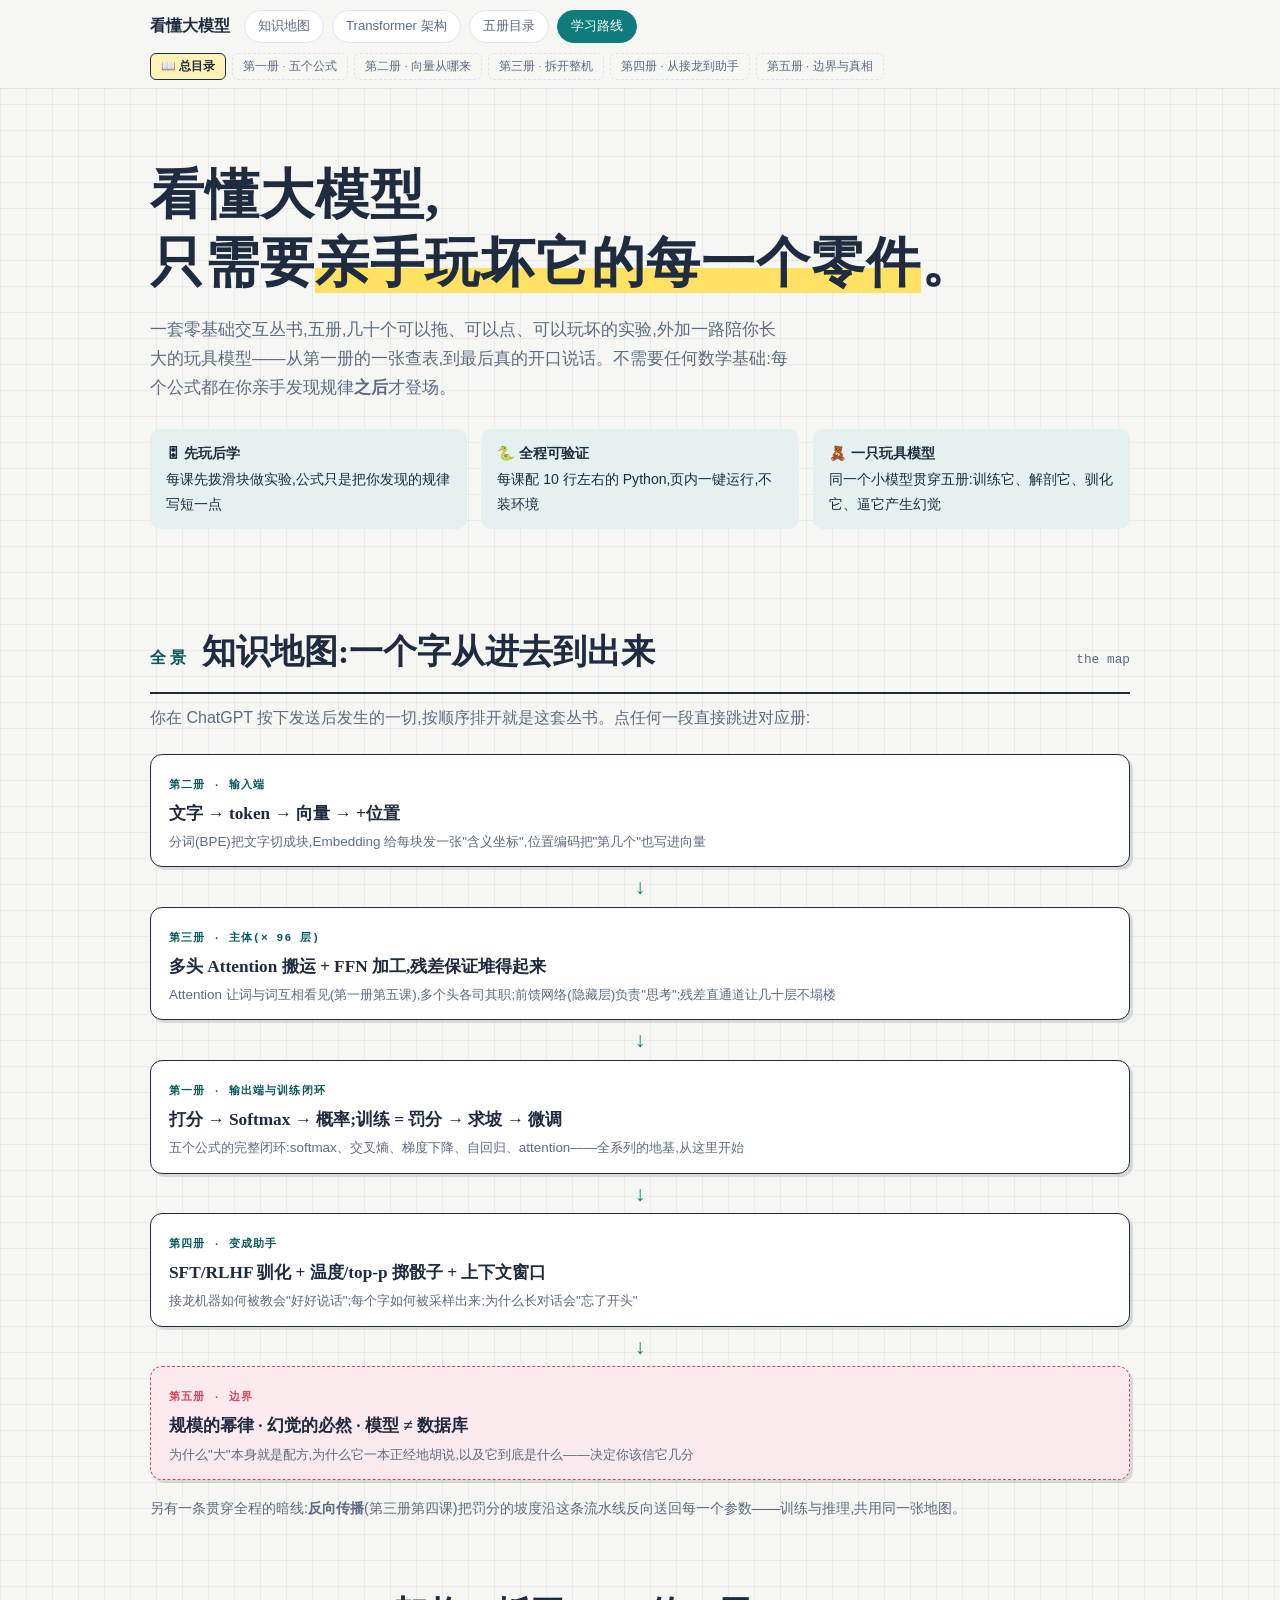
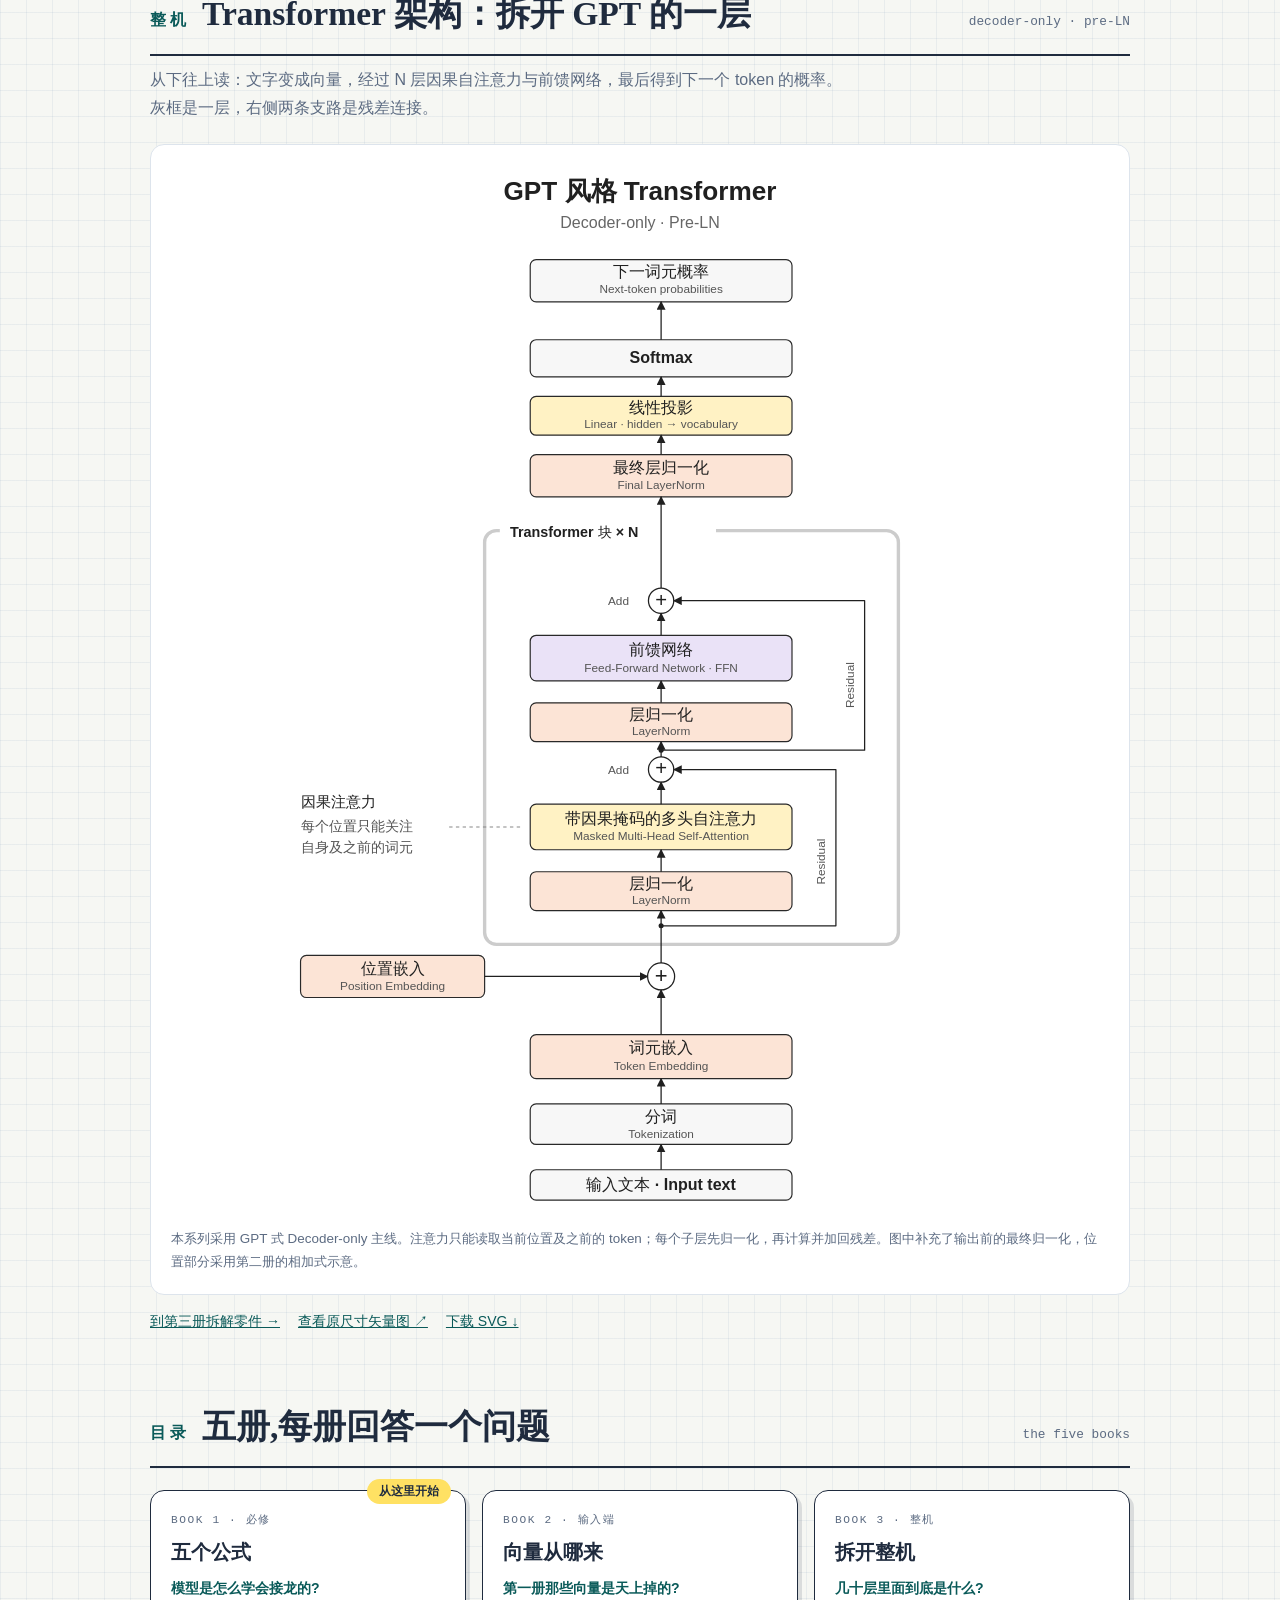
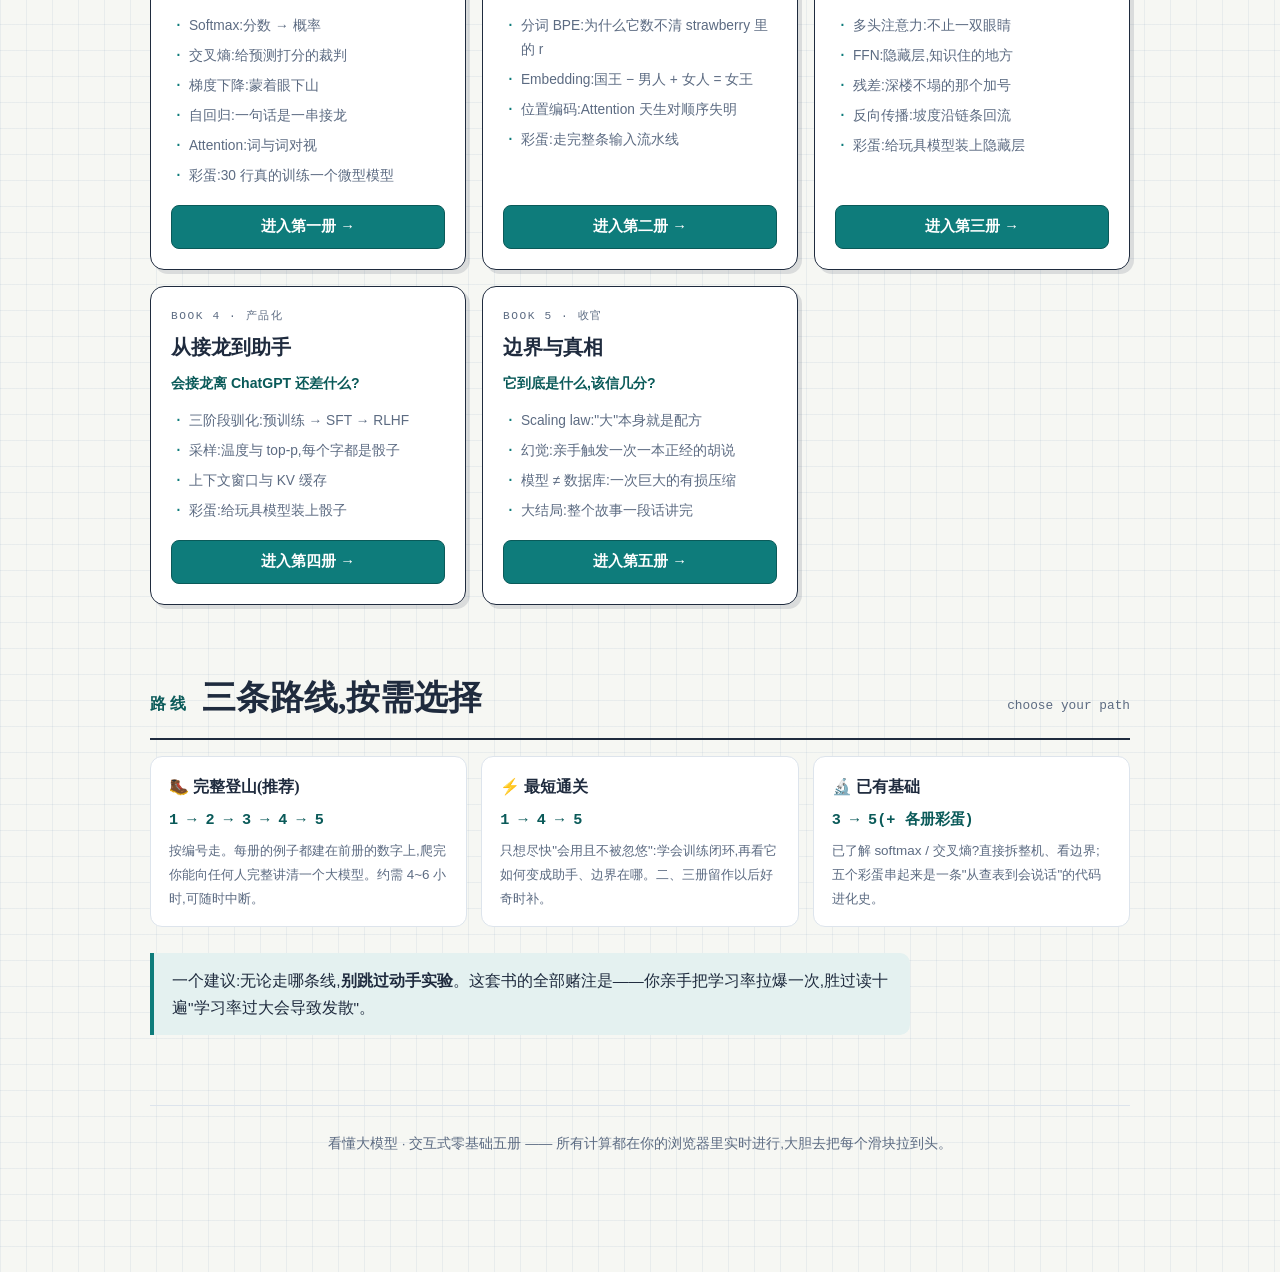
<file: index.html>
<!DOCTYPE html>
<html lang="zh-CN">
<head>
<meta charset="UTF-8">
<meta name="viewport" content="width=device-width, initial-scale=1.0">
<title>看懂大模型 · 交互式零基础五册</title>
<link rel="stylesheet" href="assets/style.css">
<style>
.architecture-figure{margin:22px 0 0;padding:20px;background:#fff;border:1px solid var(--line);border-radius:14px}
.architecture-figure img{display:block;width:100%;max-width:760px;height:auto;margin:0 auto}
.architecture-figure figcaption{margin-top:16px;color:var(--sub);font-size:.84rem;line-height:1.7}
.architecture-links{display:flex;gap:18px;flex-wrap:wrap;margin-top:14px;font-size:.88rem}
@media(max-width:600px){.architecture-figure{padding:8px}}
.map-flow{display:flex;flex-direction:column;gap:0;margin-top:20px}
.map-band{border:1.5px solid var(--ink);border-radius:12px;background:var(--card);padding:14px 18px;box-shadow:3px 3px 0 rgba(31,43,62,.14);text-decoration:none;color:var(--ink);display:block;transition:transform .15s}
.map-band:hover{transform:translateY(-3px)}
.map-band .mb-book{font-family:var(--mono);font-size:.7rem;color:var(--teal-d);letter-spacing:.1em;font-weight:700}
.map-band .mb-t{font-family:var(--serif);font-weight:900;font-size:1.08rem;margin:2px 0}
.map-band .mb-d{font-size:.84rem;color:var(--sub);line-height:1.6}
.map-arrow{text-align:center;color:var(--teal);font-weight:900;font-size:1.3rem;line-height:1.9}
.map-band.train{border-style:dashed;background:var(--red-bg);border-color:var(--red)}
.map-band.train .mb-book{color:var(--red)}
.books{display:grid;grid-template-columns:repeat(auto-fit,minmax(280px,1fr));gap:16px;margin-top:22px}
.bk{background:var(--card);border:1.5px solid var(--ink);border-radius:14px;padding:20px;box-shadow:4px 4px 0 rgba(31,43,62,.13);display:flex;flex-direction:column;transition:transform .15s;position:relative}
.bk:hover{transform:translateY(-4px)}
.bk .bk-no{font-family:var(--mono);font-size:.7rem;color:var(--sub);letter-spacing:.14em}
.bk h3{font-family:var(--serif);font-weight:900;font-size:1.25rem;margin:4px 0 6px}
.bk .bk-q{font-size:.88rem;color:var(--teal-d);font-weight:700;margin-bottom:10px}
.bk ul{list-style:none;margin:0 0 14px;flex:1}
.bk li{font-size:.86rem;color:var(--sub);padding:3px 0 3px 1.3em;position:relative}
.bk li::before{content:"·";position:absolute;left:.4em;color:var(--teal);font-weight:900}
.bk .btn{text-decoration:none;text-align:center}
.bk.start::after{content:"从这里开始";position:absolute;top:-12px;right:14px;background:var(--marker);color:var(--ink);border-radius:999px;padding:2px 12px;font-size:.72rem;font-weight:700}
.routes{display:grid;grid-template-columns:repeat(auto-fit,minmax(250px,1fr));gap:14px;margin-top:16px}
.route{background:var(--card);border:1px solid var(--line);border-radius:12px;padding:16px 18px}
.route h4{font-family:var(--serif);font-weight:900;font-size:1rem;margin-bottom:6px}
.route .rt{font-family:var(--mono);color:var(--teal-d);font-size:.95rem;font-weight:700;margin-bottom:6px}
.route p{font-size:.84rem;color:var(--sub)}
.promise{display:flex;gap:14px;flex-wrap:wrap;margin-top:16px}
.pm{flex:1;min-width:200px;background:var(--teal-bg);border-radius:10px;padding:12px 16px;font-size:.88rem}
.pm b{display:block;margin-bottom:2px}
</style>
</head>
<body>
<nav>
  <div class="nav-in">
    <span class="nav-brand">看懂大模型</span>
    <a class="nav-chip" href="#map" data-nav="map">知识地图</a>
    <a class="nav-chip" href="#architecture" data-nav="architecture">Transformer 架构</a>
    <a class="nav-chip" href="#books" data-nav="books">五册目录</a>
    <a class="nav-chip" href="#routes" data-nav="routes">学习路线</a>
  </div>
  <div class="series-in">
    <a class="sbook cur" href="index.html">📖 总目录</a>
    <a class="sbook" href="01-formulas.html">第一册 · 五个公式</a>
    <a class="sbook" href="02-tokens.html">第二册 · 向量从哪来</a>
    <a class="sbook" href="03-transformer.html">第三册 · 拆开整机</a>
    <a class="sbook" href="04-assistant.html">第四册 · 从接龙到助手</a>
    <a class="sbook" href="05-limits.html">第五册 · 边界与真相</a>
  </div>
</nav>

<main>
<header class="hero" id="top">
  <h1>看懂大模型,<br>只需要<span class="hl">亲手玩坏它的每一个零件</span>。</h1>
  <p class="lead">一套零基础交互丛书,五册,几十个可以拖、可以点、可以玩坏的实验,外加一路陪你长大的玩具模型——从第一册的一张查表,到最后真的开口说话。不需要任何数学基础:每个公式都在你亲手发现规律<b>之后</b>才登场。</p>
  <div class="promise">
    <div class="pm"><b>🎛 先玩后学</b>每课先拨滑块做实验,公式只是把你发现的规律写短一点</div>
    <div class="pm"><b>🐍 全程可验证</b>每课配 10 行左右的 Python,页内一键运行,不装环境</div>
    <div class="pm"><b>🧸 一只玩具模型</b>同一个小模型贯穿五册:训练它、解剖它、驯化它、逼它产生幻觉</div>
  </div>
</header>

<!-- ======================== 知识地图 ======================== -->
<section class="chapter" id="map">
  <div class="ch-head"><span class="ch-no">全 景</span><h2>知识地图:一个字从进去到出来</h2><span class="en">the map</span></div>
  <p class="ch-lede">你在 ChatGPT 按下发送后发生的一切,按顺序排开就是这套丛书。点任何一段直接跳进对应册:</p>
  <div class="map-flow">
    <a class="map-band" href="02-tokens.html">
      <span class="mb-book">第二册 · 输入端</span>
      <div class="mb-t">文字 → token → 向量 → +位置</div>
      <div class="mb-d">分词(BPE)把文字切成块,Embedding 给每块发一张"含义坐标",位置编码把"第几个"也写进向量</div>
    </a>
    <div class="map-arrow">↓</div>
    <a class="map-band" href="03-transformer.html">
      <span class="mb-book">第三册 · 主体(× 96 层)</span>
      <div class="mb-t">多头 Attention 搬运 + FFN 加工,残差保证堆得起来</div>
      <div class="mb-d">Attention 让词与词互相看见(第一册第五课),多个头各司其职;前馈网络(隐藏层)负责"思考";残差直通道让几十层不塌楼</div>
    </a>
    <div class="map-arrow">↓</div>
    <a class="map-band" href="01-formulas.html">
      <span class="mb-book">第一册 · 输出端与训练闭环</span>
      <div class="mb-t">打分 → Softmax → 概率;训练 = 罚分 → 求坡 → 微调</div>
      <div class="mb-d">五个公式的完整闭环:softmax、交叉熵、梯度下降、自回归、attention——全系列的地基,从这里开始</div>
    </a>
    <div class="map-arrow">↓</div>
    <a class="map-band" href="04-assistant.html">
      <span class="mb-book">第四册 · 变成助手</span>
      <div class="mb-t">SFT/RLHF 驯化 + 温度/top-p 掷骰子 + 上下文窗口</div>
      <div class="mb-d">接龙机器如何被教会"好好说话";每个字如何被采样出来;为什么长对话会"忘了开头"</div>
    </a>
    <div class="map-arrow">↓</div>
    <a class="map-band train" href="05-limits.html">
      <span class="mb-book">第五册 · 边界</span>
      <div class="mb-t">规模的幂律 · 幻觉的必然 · 模型 ≠ 数据库</div>
      <div class="mb-d">为什么"大"本身就是配方,为什么它一本正经地胡说,以及它到底是什么——决定你该信它几分</div>
    </a>
  </div>
  <p class="loop-note" style="margin-top:16px">另有一条贯穿全程的暗线:<b>反向传播</b>(第三册第四课)把罚分的坡度沿这条流水线反向送回每一个参数——训练与推理,共用同一张地图。</p>
</section>

<!-- ======================== Transformer 架构 ======================== -->
<section class="chapter" id="architecture">
  <div class="ch-head"><span class="ch-no">整 机</span><h2>Transformer 架构：拆开 GPT 的一层</h2><span class="en">decoder-only · pre-LN</span></div>
  <p class="ch-lede">从下往上读：文字变成向量，经过 N 层因果自注意力与前馈网络，最后得到下一个 token 的概率。灰框是一层，右侧两条支路是残差连接。</p>
  <figure class="architecture-figure">
    <img src="assets/gpt-transformer-architecture.svg" width="900" height="1240" loading="lazy" alt="GPT 风格 Transformer 架构：分词、词嵌入与位置编码，经过 N 层 Pre-LN 因果多头自注意力、前馈网络和残差连接，再通过最终归一化、线性投影与 Softmax 输出下一个 token 的概率。">
    <figcaption>本系列采用 GPT 式 Decoder-only 主线。注意力只能读取当前位置及之前的 token；每个子层先归一化，再计算并加回残差。图中补充了输出前的最终归一化，位置部分采用第二册的相加式示意。</figcaption>
  </figure>
  <div class="architecture-links">
    <a href="03-transformer.html">到第三册拆解零件 →</a>
    <a href="assets/gpt-transformer-architecture.svg" target="_blank" rel="noopener">查看原尺寸矢量图 ↗</a>
    <a href="assets/gpt-transformer-architecture.svg" download>下载 SVG ↓</a>
  </div>
</section>

<!-- ======================== 五册目录 ======================== -->
<section class="chapter" id="books">
  <div class="ch-head"><span class="ch-no">目 录</span><h2>五册,每册回答一个问题</h2><span class="en">the five books</span></div>
  <div class="books">
    <div class="bk start">
      <span class="bk-no">BOOK 1 · 必修</span>
      <h3>五个公式</h3>
      <div class="bk-q">模型是怎么学会接龙的?</div>
      <ul>
        <li>Softmax:分数 → 概率</li>
        <li>交叉熵:给预测打分的裁判</li>
        <li>梯度下降:蒙着眼下山</li>
        <li>自回归:一句话是一串接龙</li>
        <li>Attention:词与词对视</li>
        <li>彩蛋:30 行真的训练一个微型模型</li>
      </ul>
      <a class="btn" href="01-formulas.html">进入第一册 →</a>
    </div>
    <div class="bk">
      <span class="bk-no">BOOK 2 · 输入端</span>
      <h3>向量从哪来</h3>
      <div class="bk-q">第一册那些向量是天上掉的?</div>
      <ul>
        <li>分词 BPE:为什么它数不清 strawberry 里的 r</li>
        <li>Embedding:国王 − 男人 + 女人 = 女王</li>
        <li>位置编码:Attention 天生对顺序失明</li>
        <li>彩蛋:走完整条输入流水线</li>
      </ul>
      <a class="btn" href="02-tokens.html">进入第二册 →</a>
    </div>
    <div class="bk">
      <span class="bk-no">BOOK 3 · 整机</span>
      <h3>拆开整机</h3>
      <div class="bk-q">几十层里面到底是什么?</div>
      <ul>
        <li>多头注意力:不止一双眼睛</li>
        <li>FFN:隐藏层,知识住的地方</li>
        <li>残差:深楼不塌的那个加号</li>
        <li>反向传播:坡度沿链条回流</li>
        <li>彩蛋:给玩具模型装上隐藏层</li>
      </ul>
      <a class="btn" href="03-transformer.html">进入第三册 →</a>
    </div>
    <div class="bk">
      <span class="bk-no">BOOK 4 · 产品化</span>
      <h3>从接龙到助手</h3>
      <div class="bk-q">会接龙离 ChatGPT 还差什么?</div>
      <ul>
        <li>三阶段驯化:预训练 → SFT → RLHF</li>
        <li>采样:温度与 top-p,每个字都是骰子</li>
        <li>上下文窗口与 KV 缓存</li>
        <li>彩蛋:给玩具模型装上骰子</li>
      </ul>
      <a class="btn" href="04-assistant.html">进入第四册 →</a>
    </div>
    <div class="bk">
      <span class="bk-no">BOOK 5 · 收官</span>
      <h3>边界与真相</h3>
      <div class="bk-q">它到底是什么,该信几分?</div>
      <ul>
        <li>Scaling law:"大"本身就是配方</li>
        <li>幻觉:亲手触发一次一本正经的胡说</li>
        <li>模型 ≠ 数据库:一次巨大的有损压缩</li>
        <li>大结局:整个故事一段话讲完</li>
      </ul>
      <a class="btn" href="05-limits.html">进入第五册 →</a>
    </div>
  </div>
</section>

<!-- ======================== 学习路线 ======================== -->
<section class="chapter" id="routes">
  <div class="ch-head"><span class="ch-no">路 线</span><h2>三条路线,按需选择</h2><span class="en">choose your path</span></div>
  <div class="routes">
    <div class="route">
      <h4>🥾 完整登山(推荐)</h4>
      <div class="rt">1 → 2 → 3 → 4 → 5</div>
      <p>按编号走。每册的例子都建在前册的数字上,爬完你能向任何人完整讲清一个大模型。约需 4~6 小时,可随时中断。</p>
    </div>
    <div class="route">
      <h4>⚡ 最短通关</h4>
      <div class="rt">1 → 4 → 5</div>
      <p>只想尽快"会用且不被忽悠":学会训练闭环,再看它如何变成助手、边界在哪。二、三册留作以后好奇时补。</p>
    </div>
    <div class="route">
      <h4>🔬 已有基础</h4>
      <div class="rt">3 → 5(+ 各册彩蛋)</div>
      <p>已了解 softmax / 交叉熵?直接拆整机、看边界;五个彩蛋串起来是一条"从查表到会说话"的代码进化史。</p>
    </div>
  </div>
  <div class="backline" style="margin-top:26px">一个建议:无论走哪条线,<b>别跳过动手实验</b>。这套书的全部赌注是——你亲手把学习率拉爆一次,胜过读十遍"学习率过大会导致发散"。</div>
</section>

<footer>看懂大模型 · 交互式零基础五册 —— 所有计算都在你的浏览器里实时进行,大胆去把每个滑块拉到头。</footer>
</main>
<script src="assets/common.js"></script>
</body>
</html>
</file>
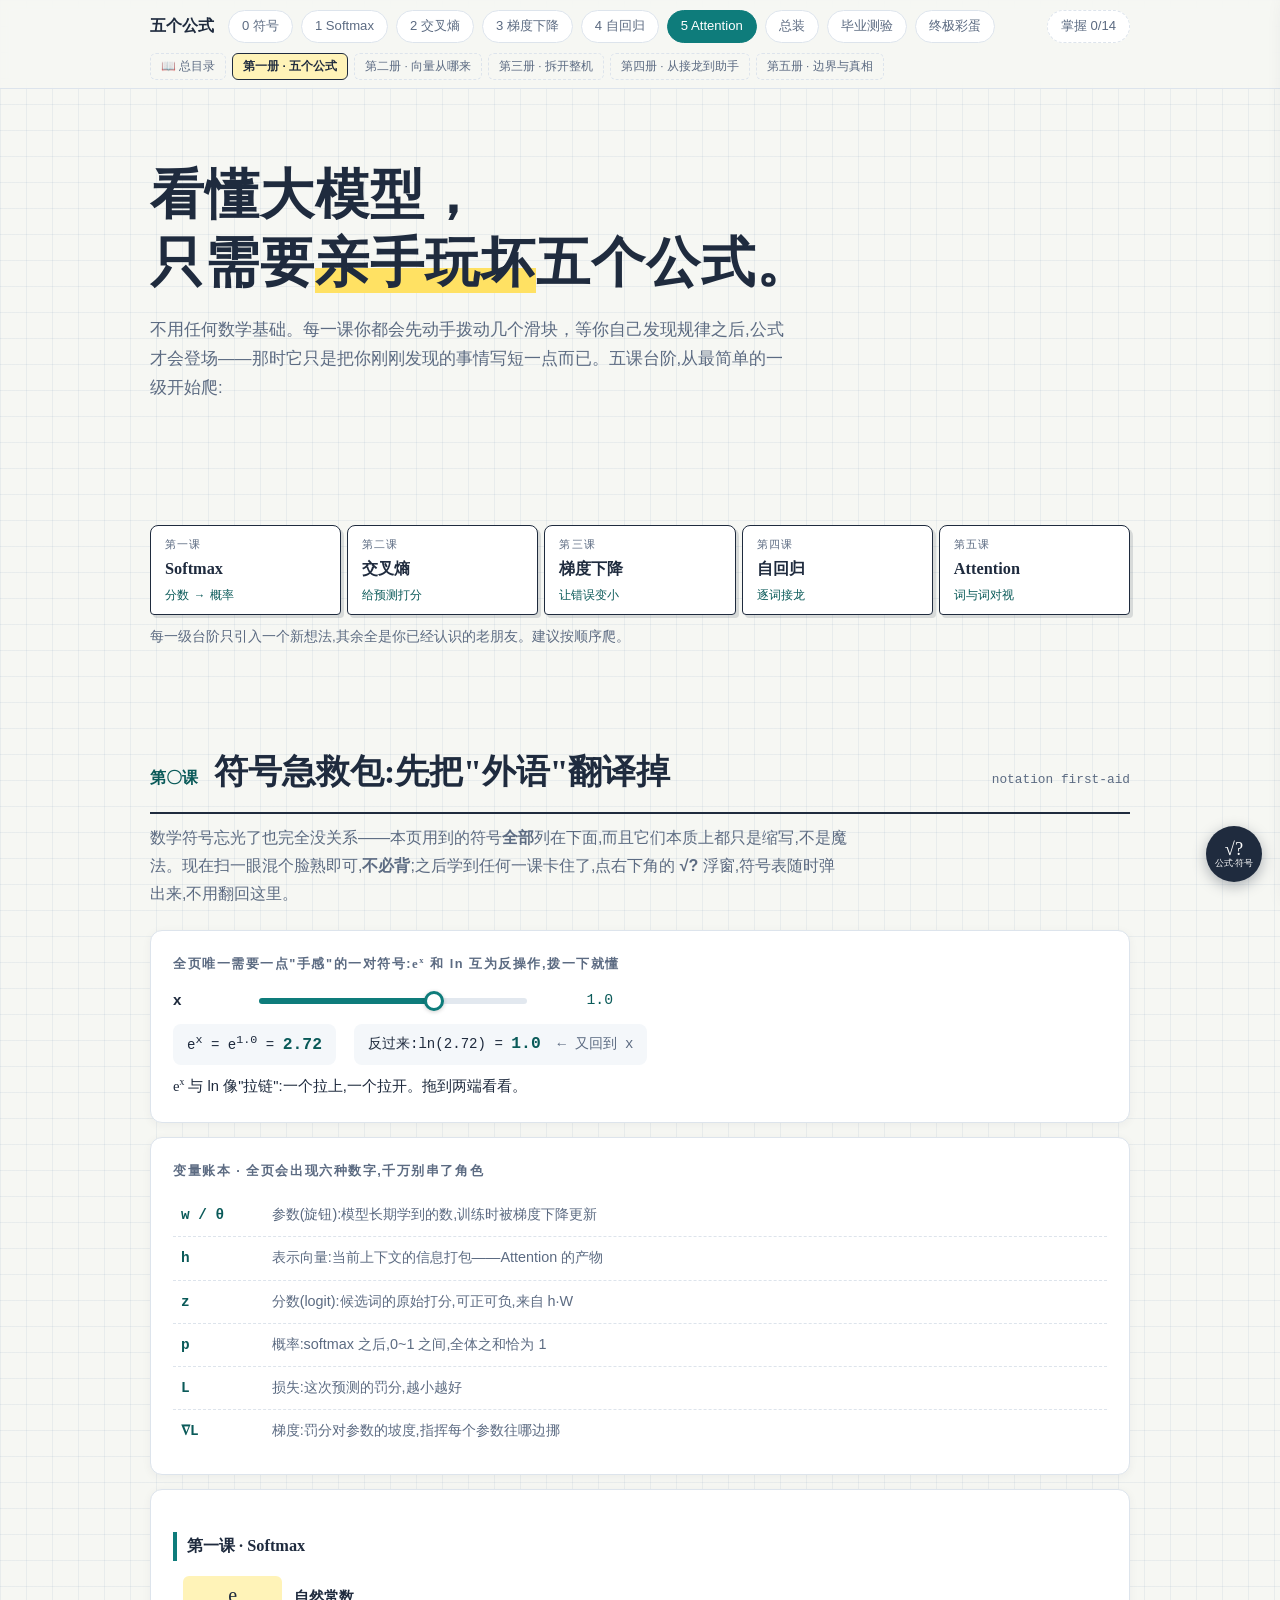
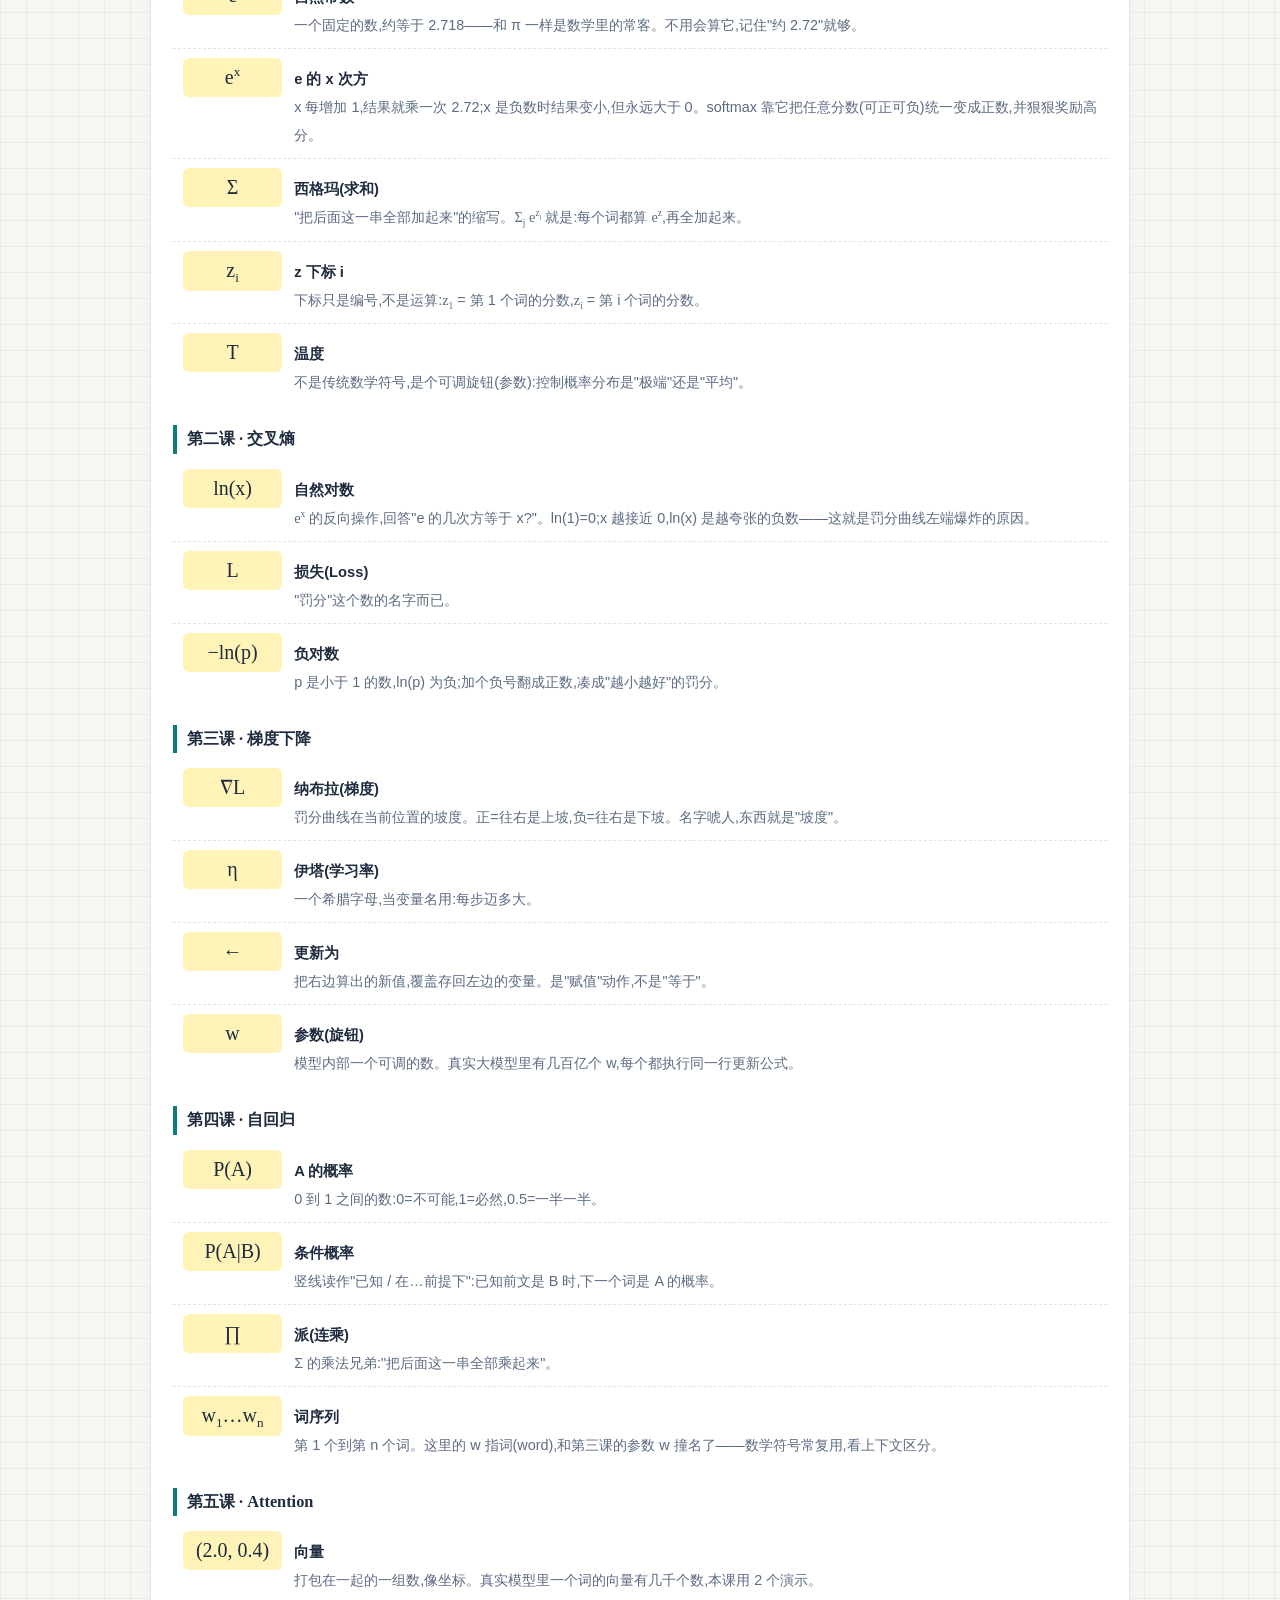
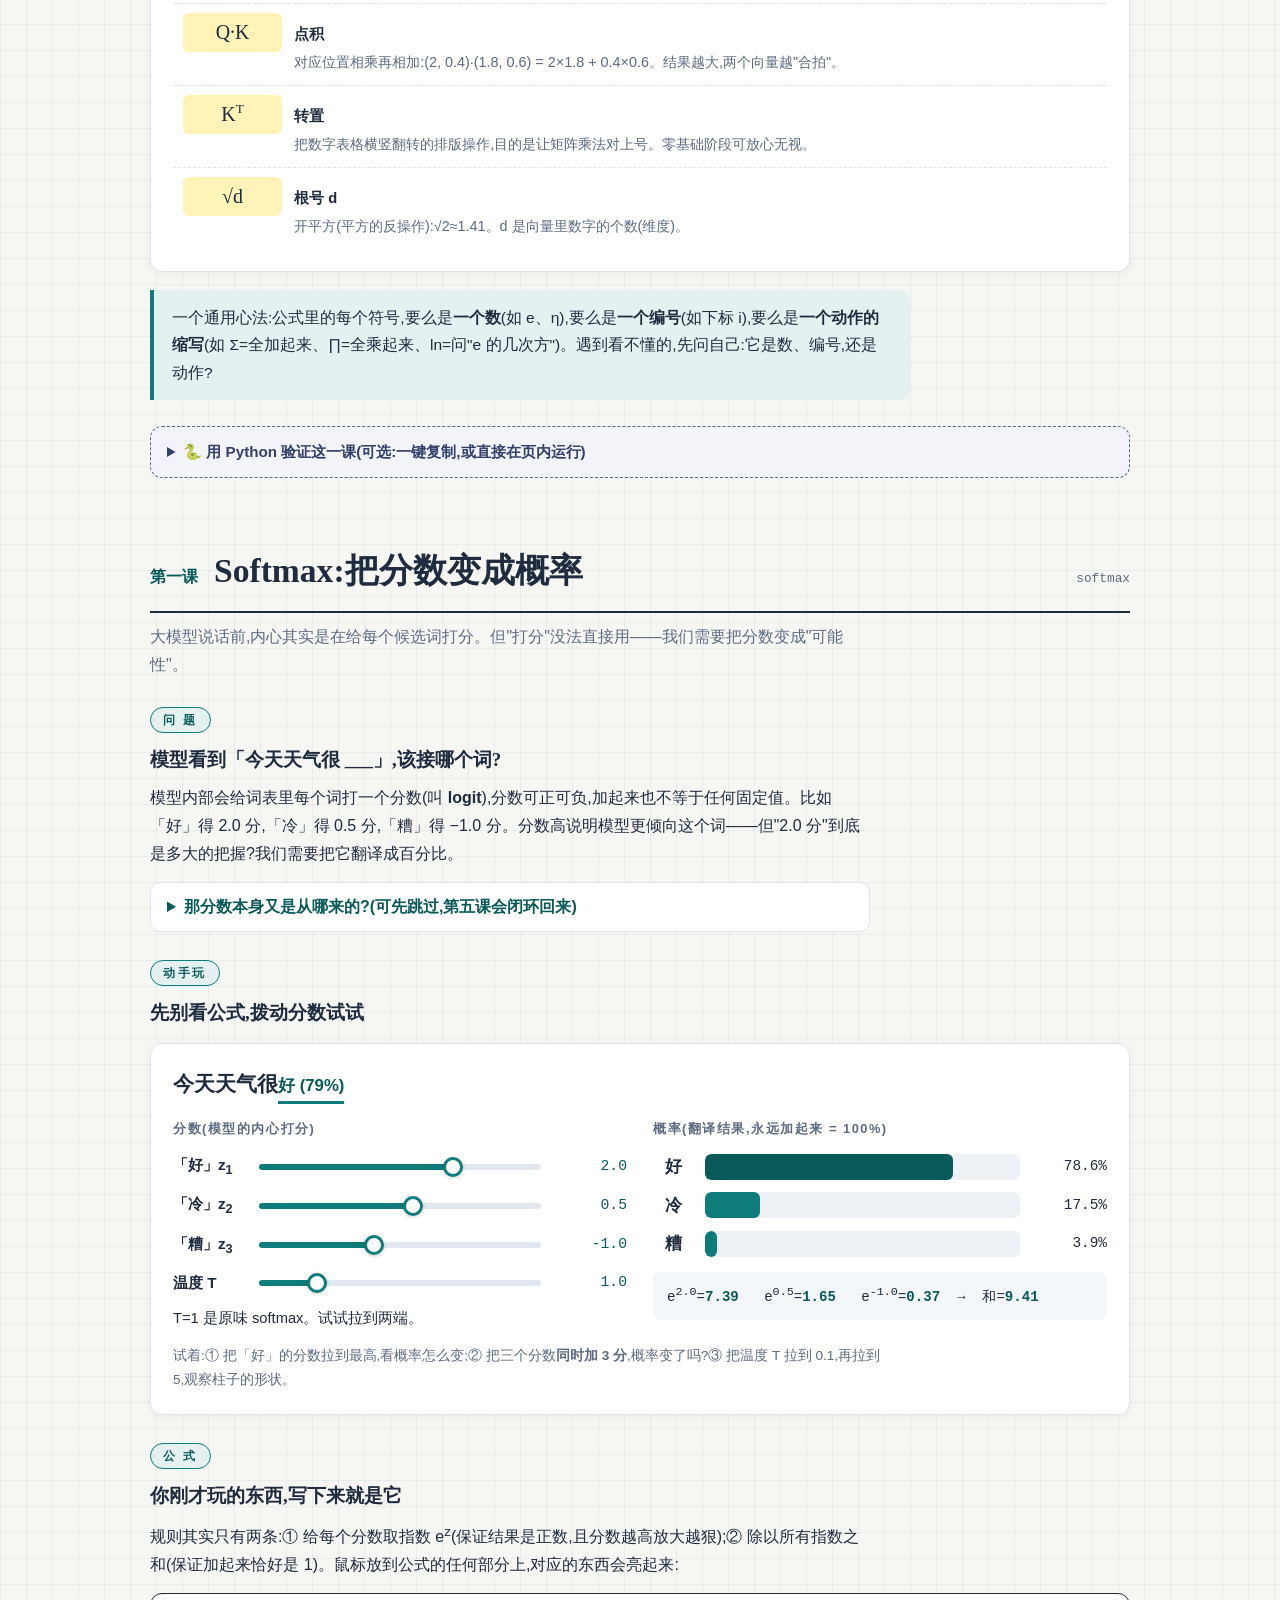
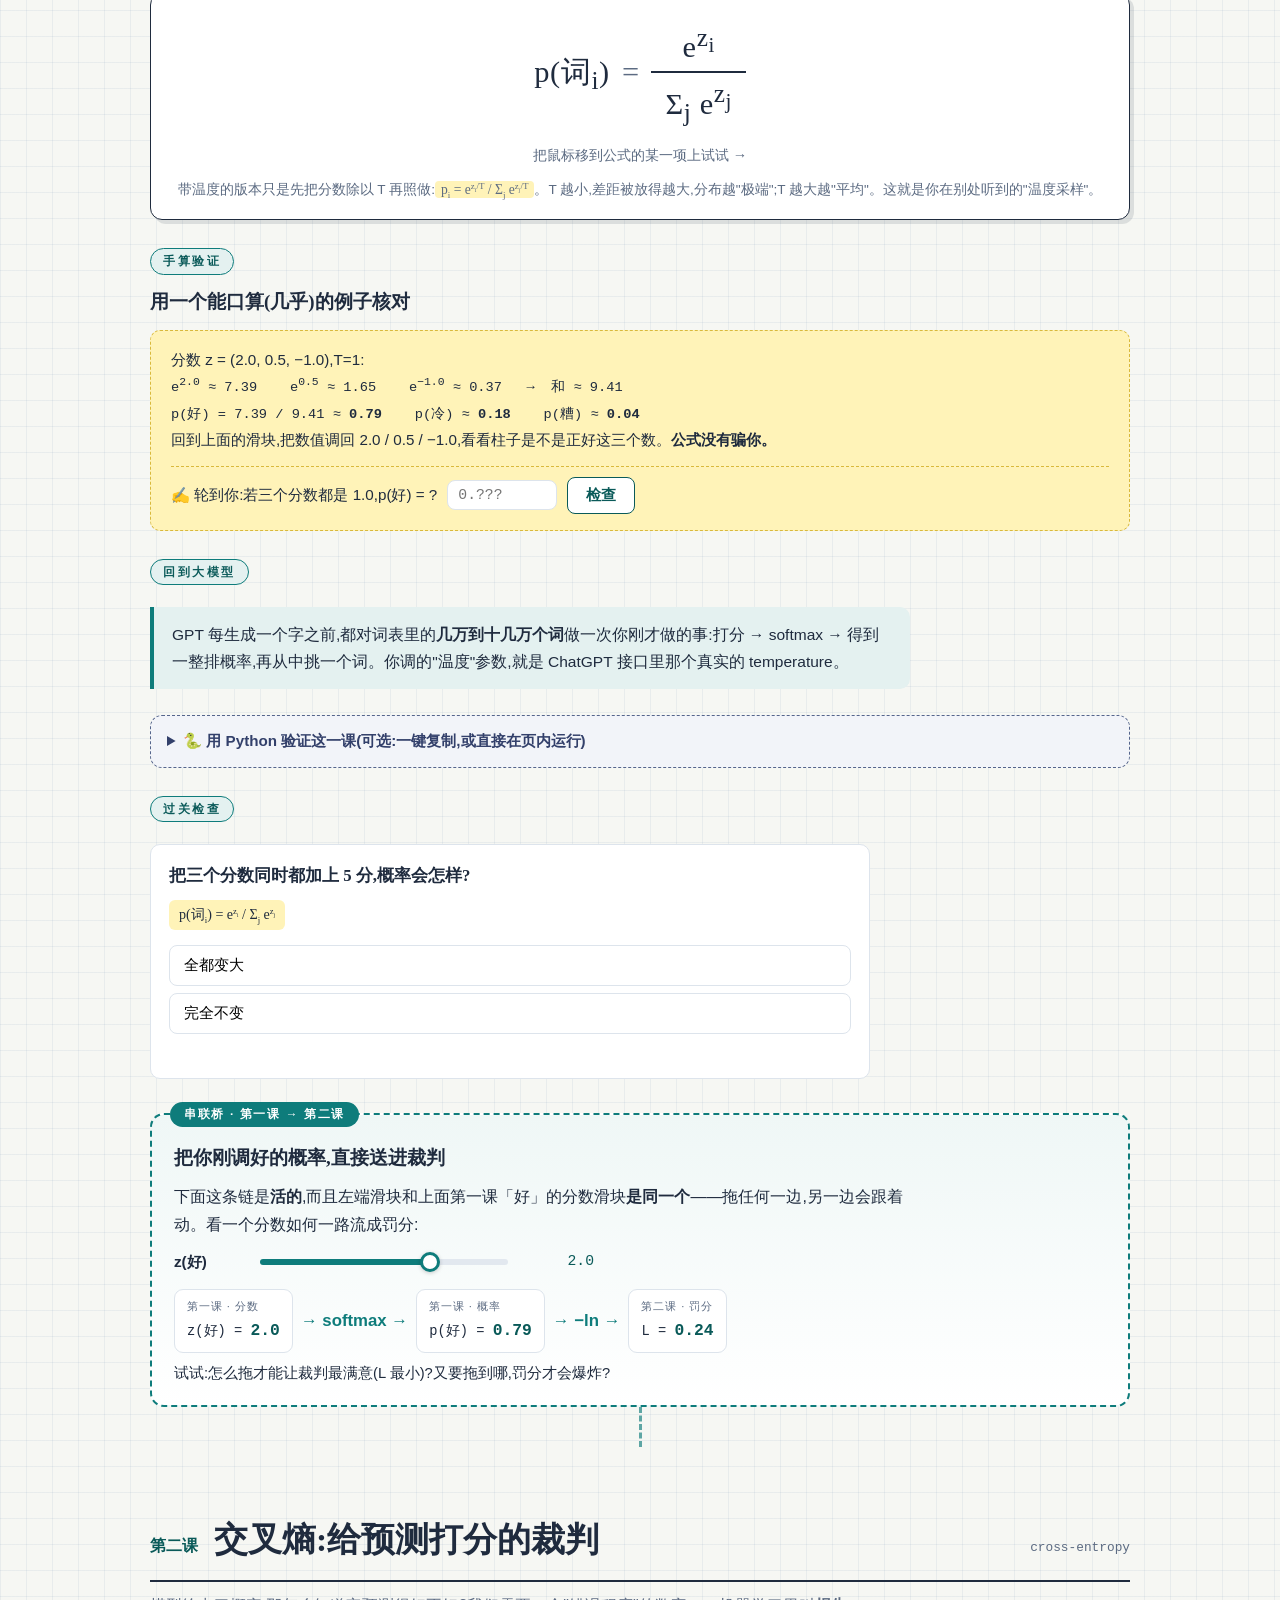
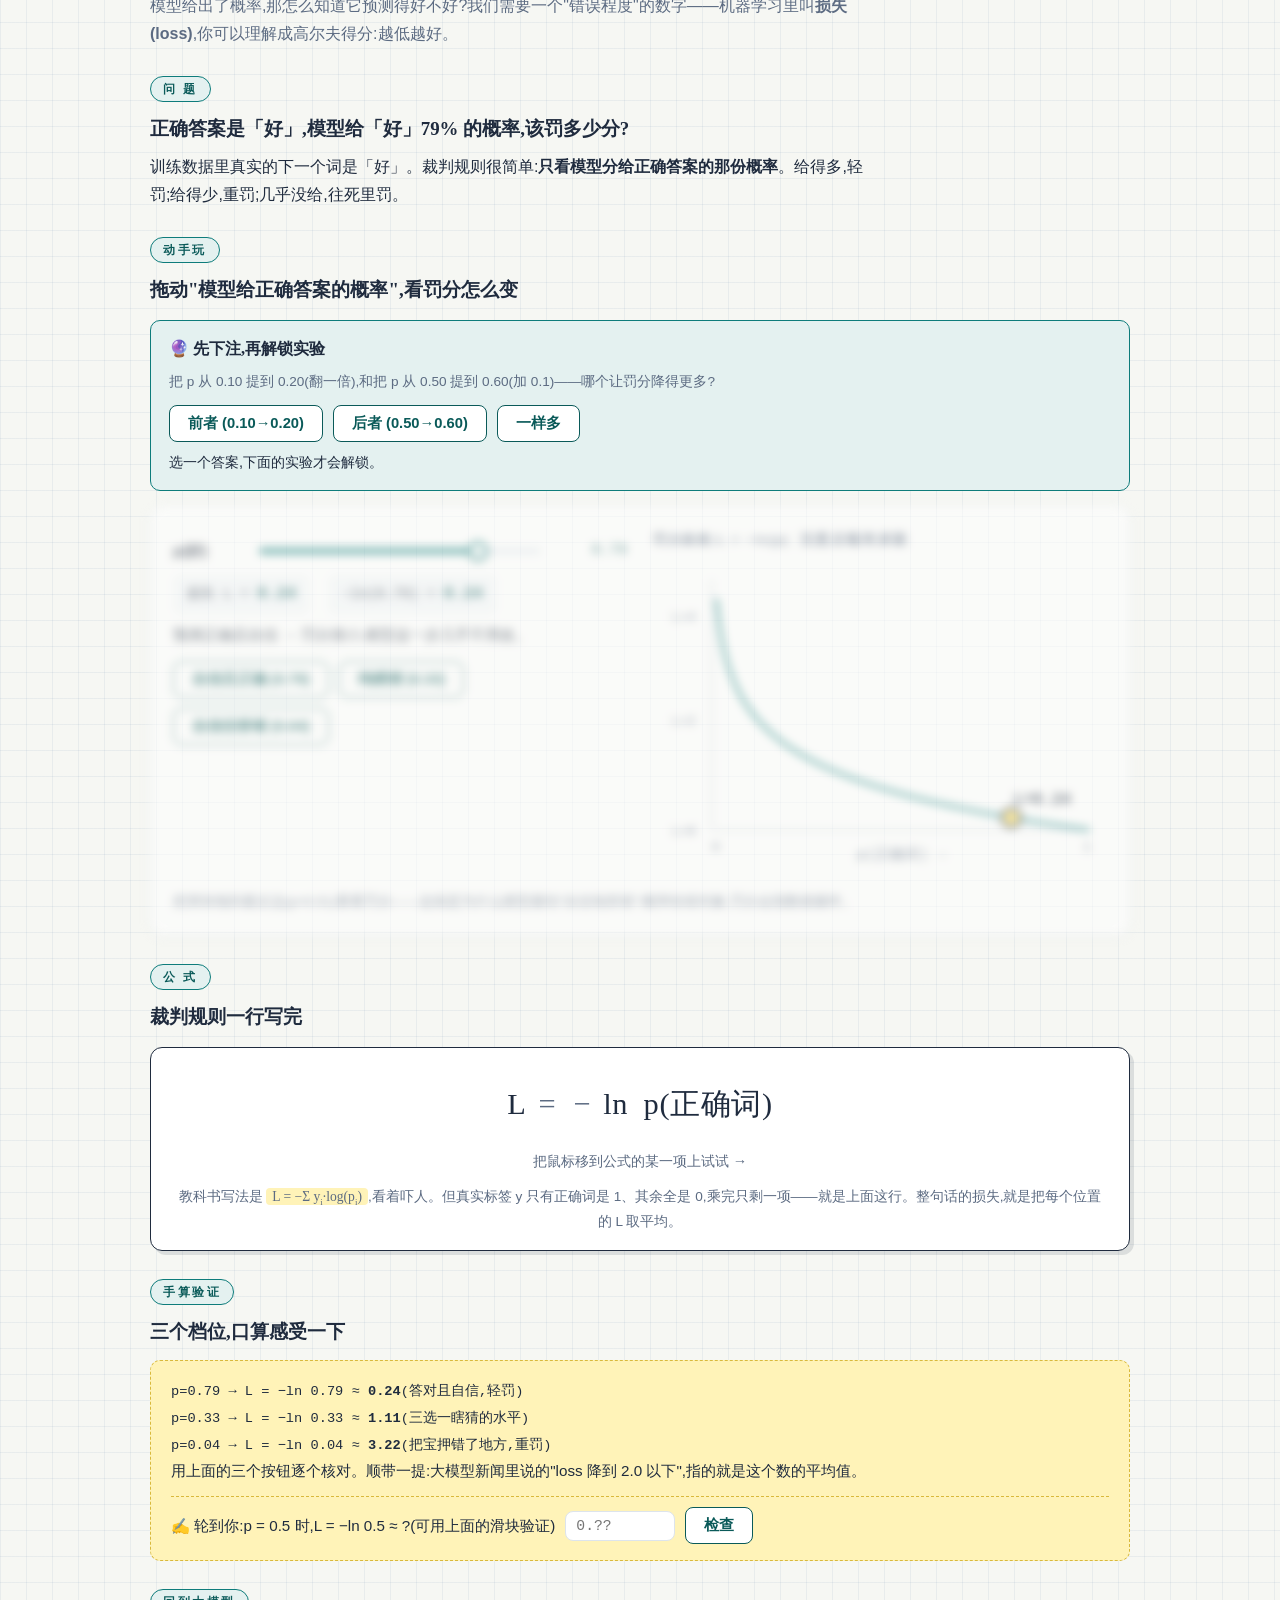
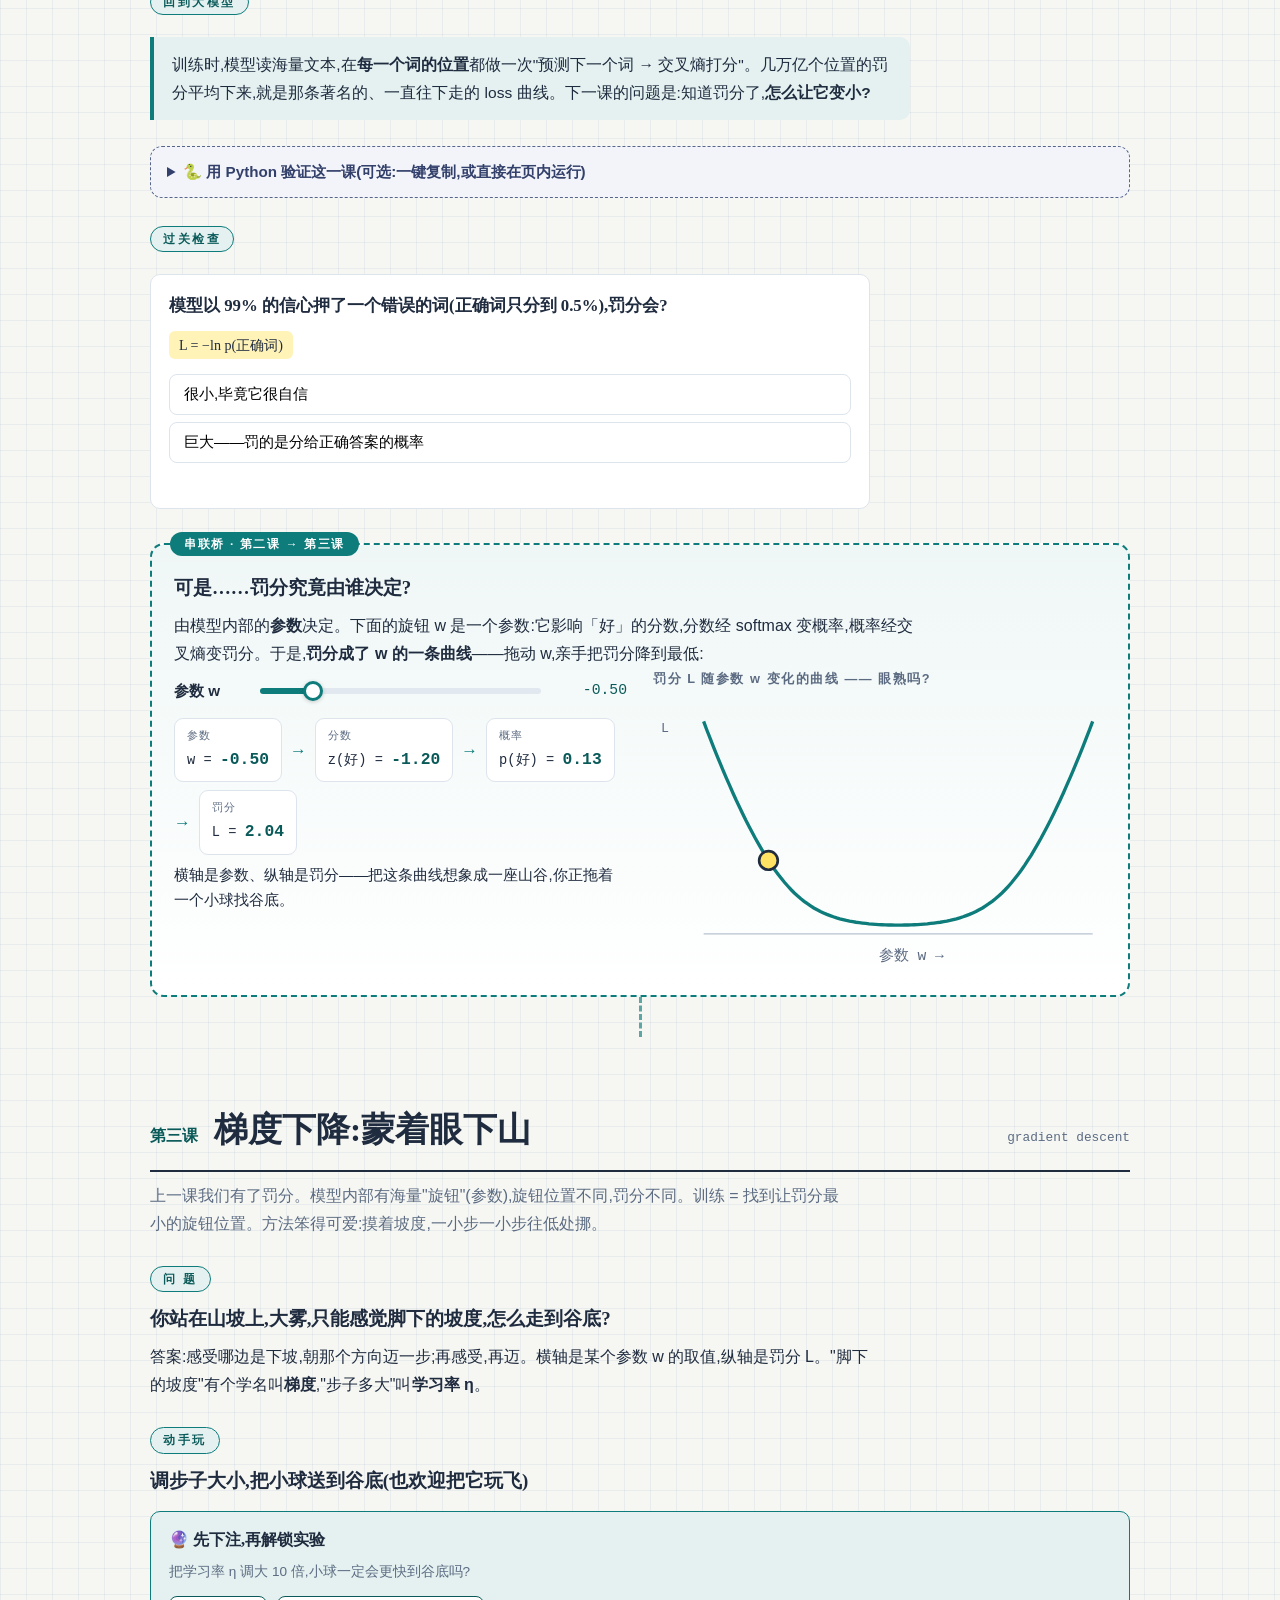
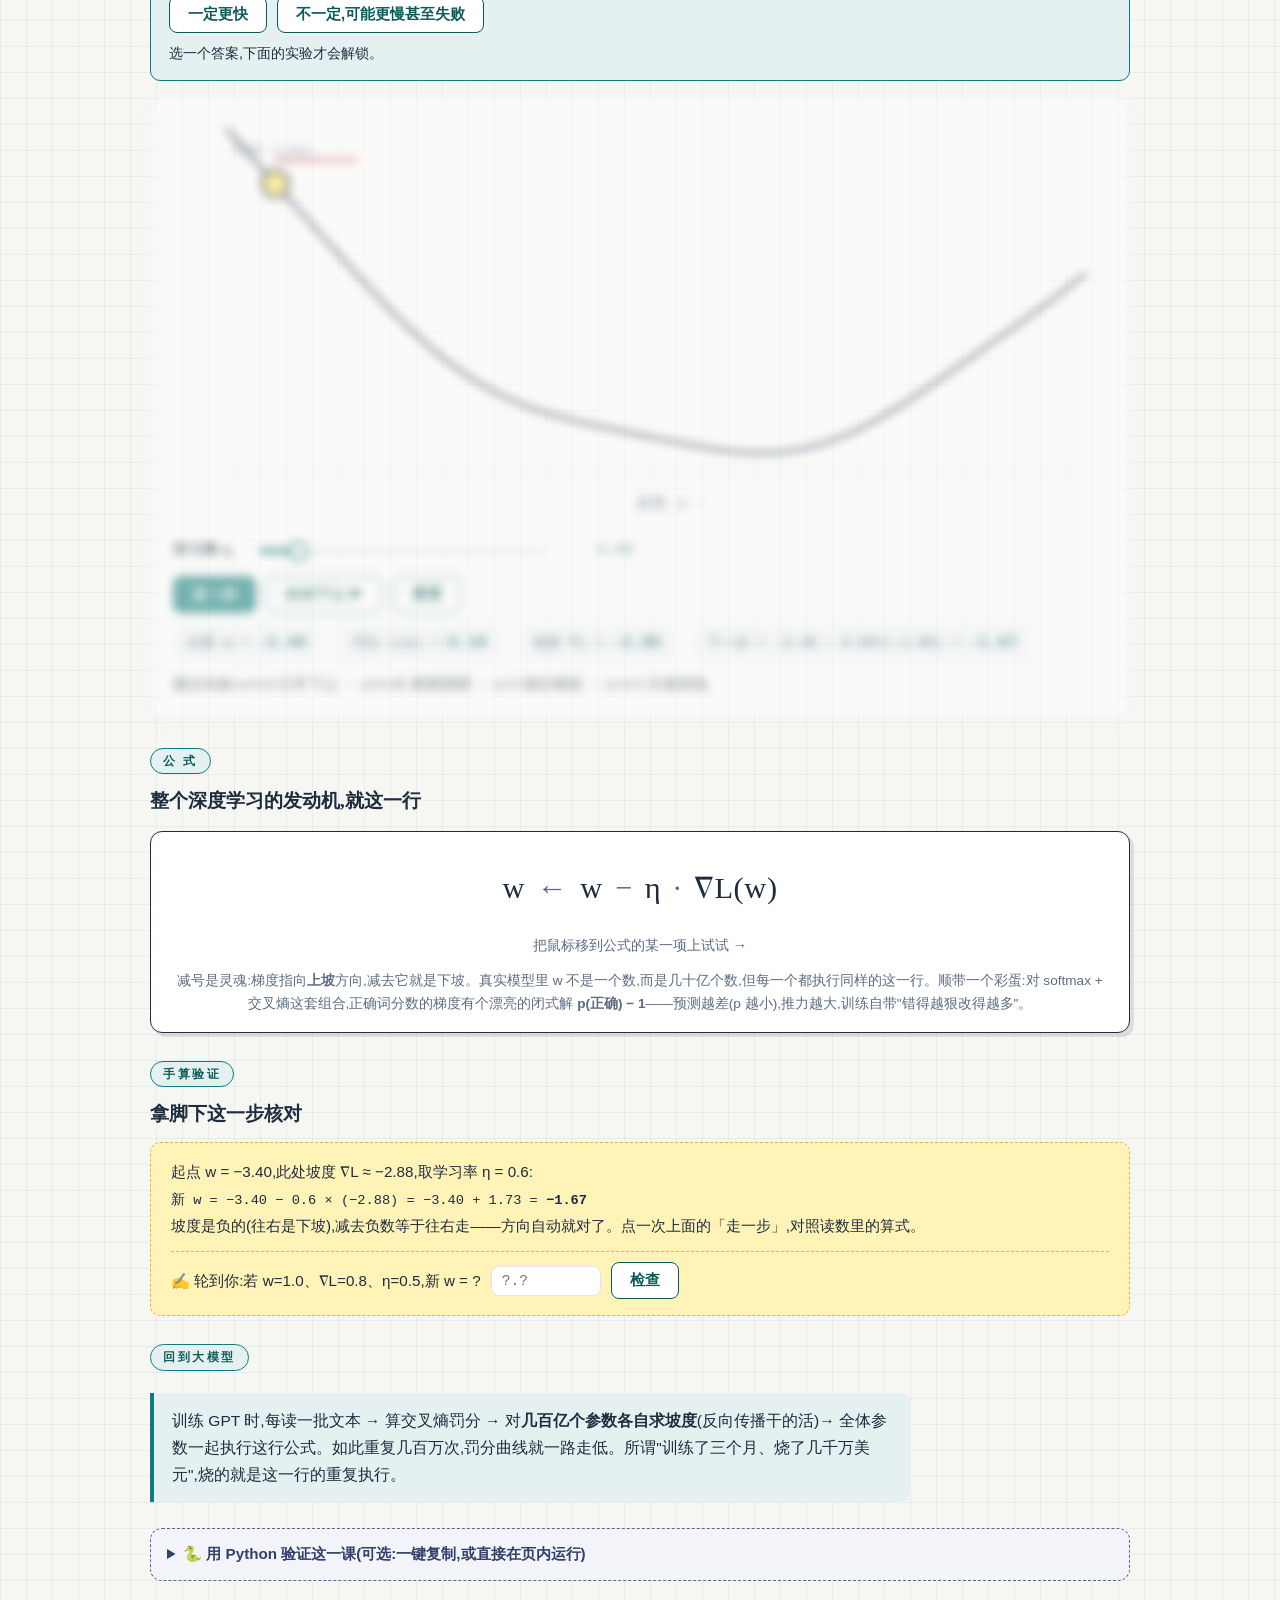
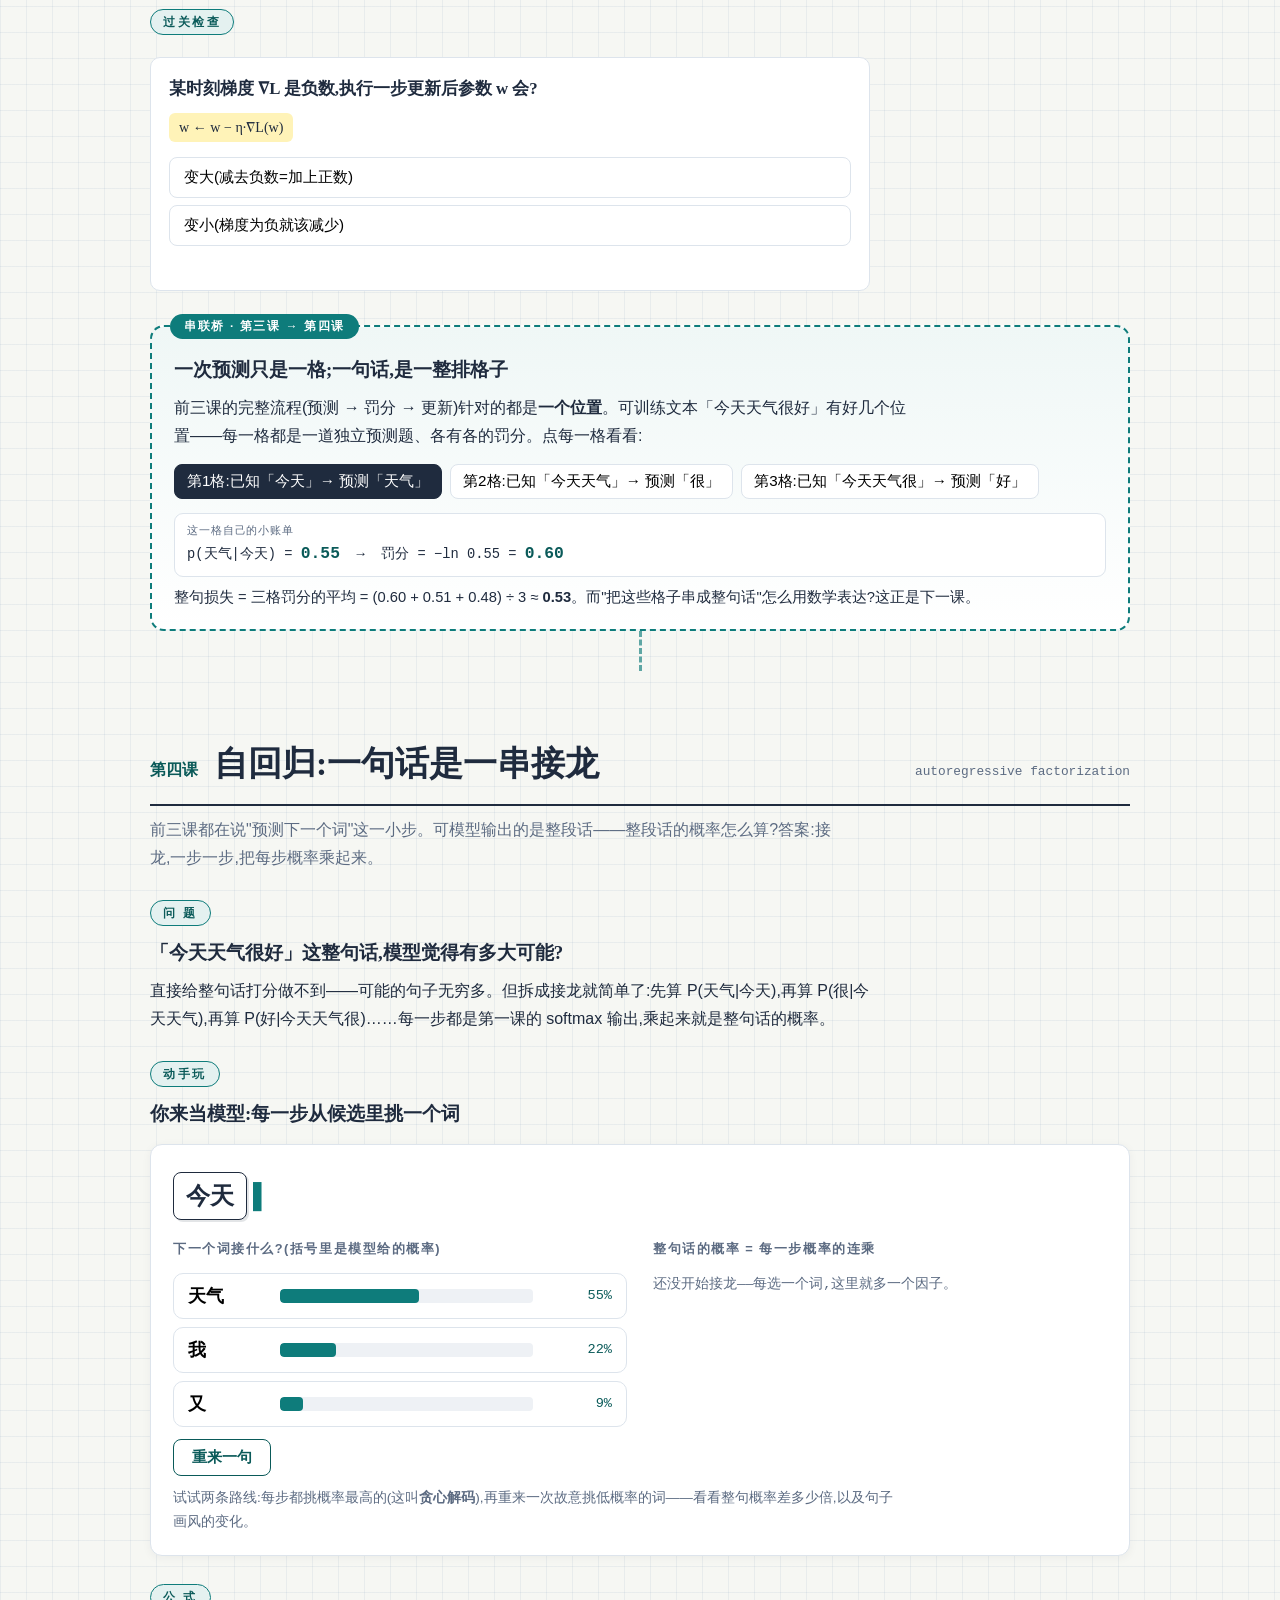
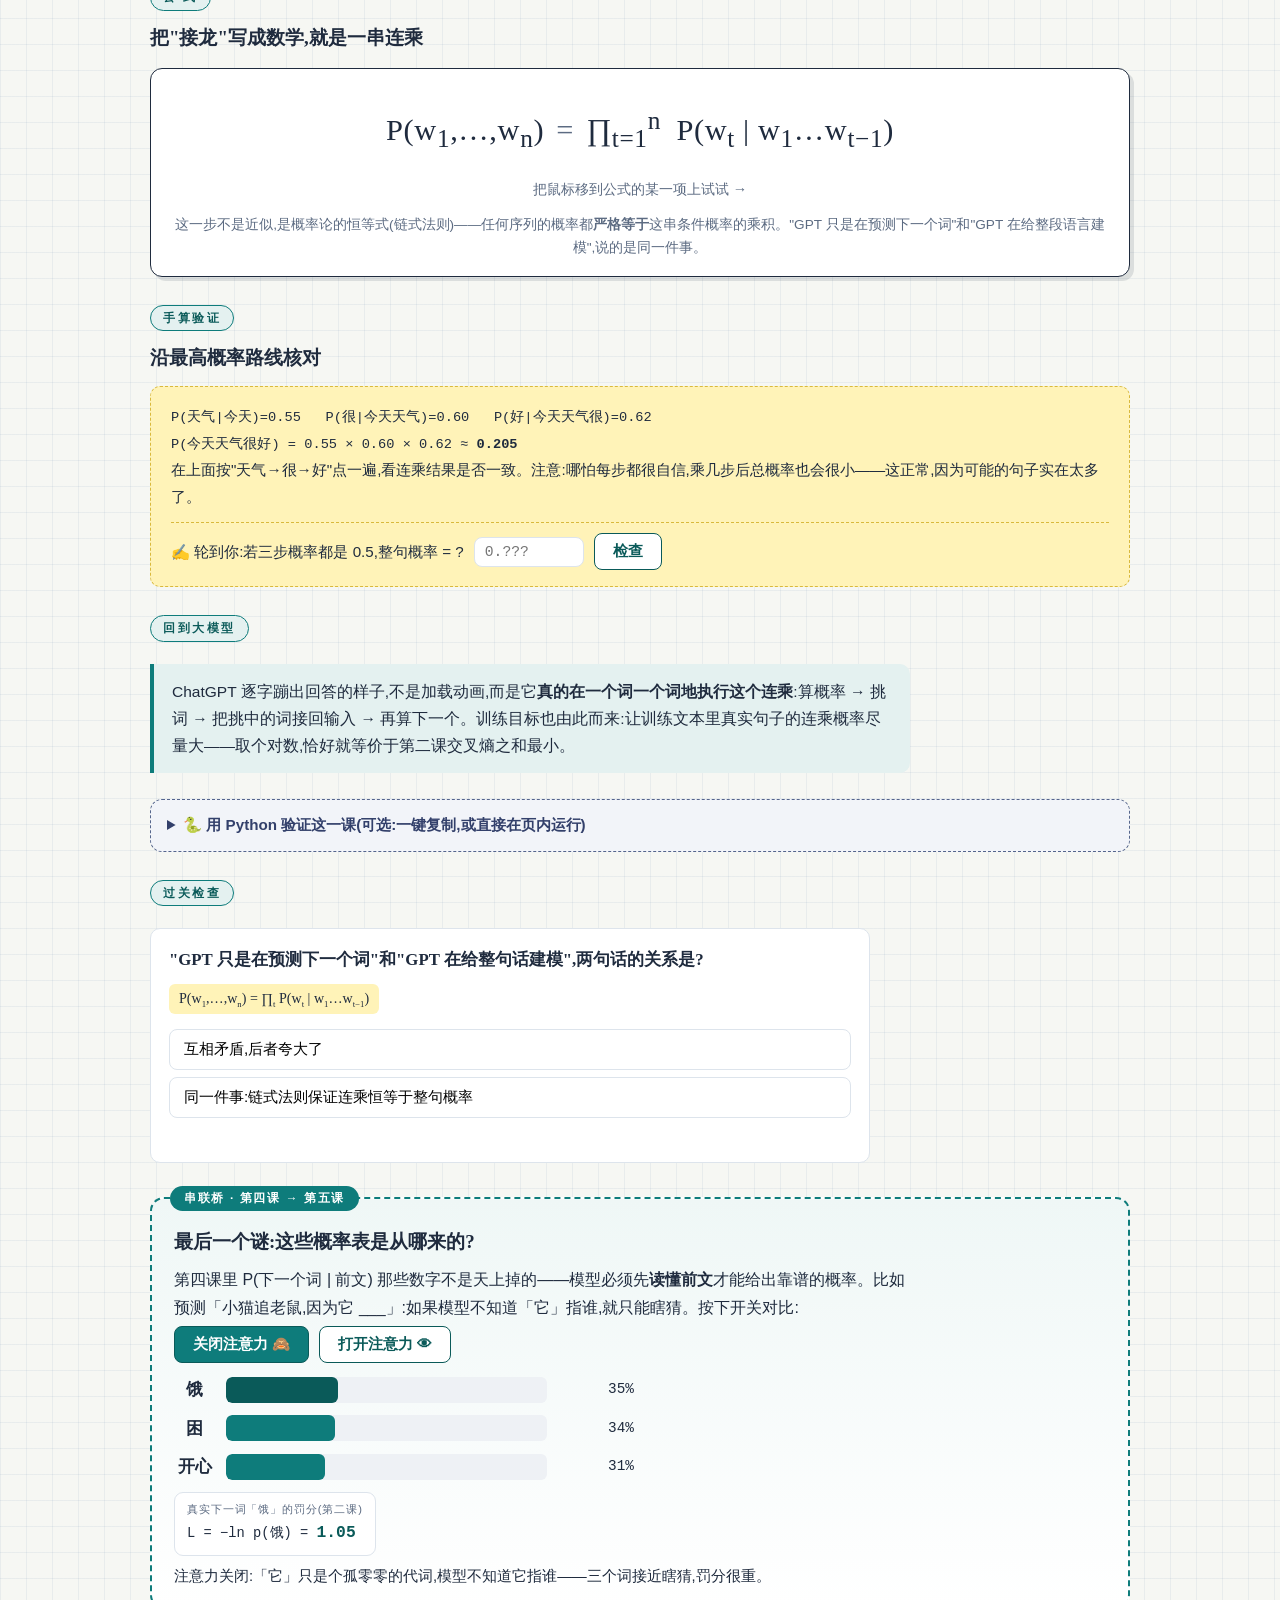
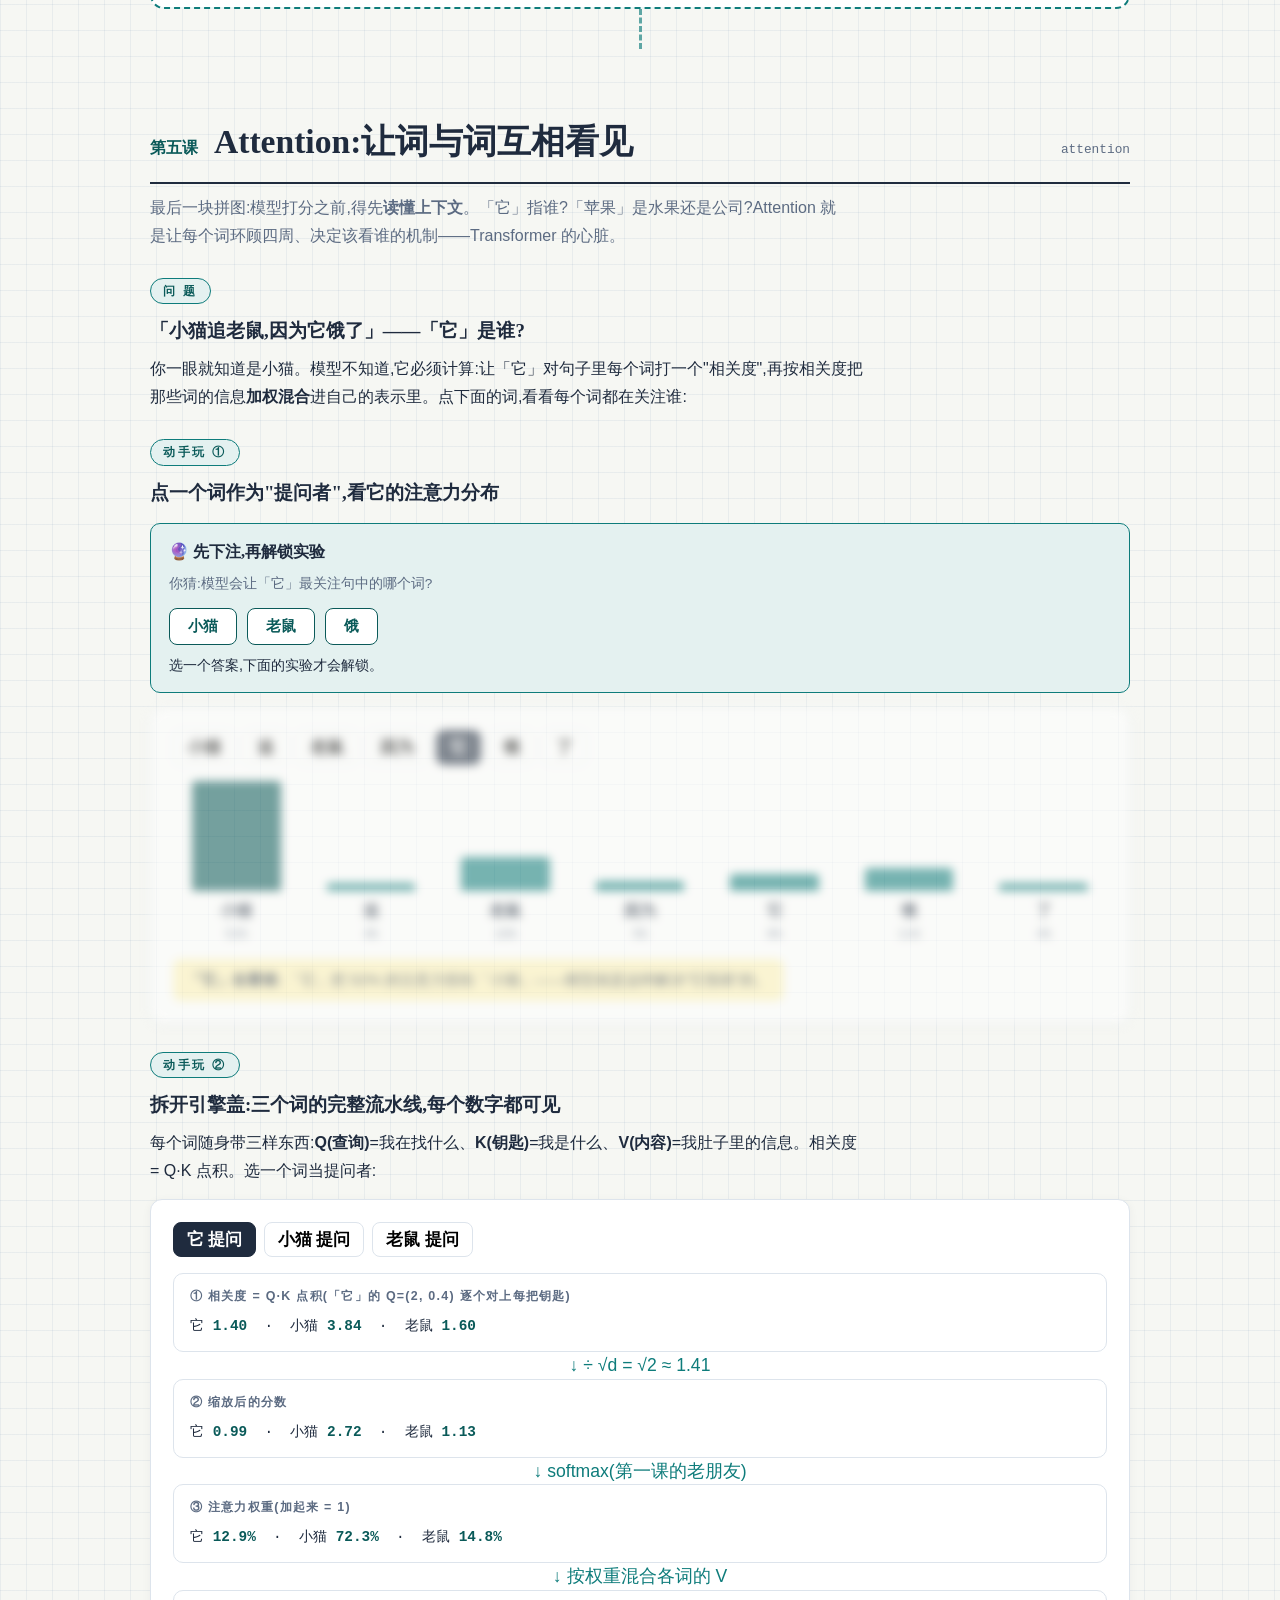
<file: 01-formulas.html>
<!DOCTYPE html>
<html lang="zh-CN">
<head>
<meta charset="UTF-8">
<meta name="viewport" content="width=device-width, initial-scale=1.0">
<title>第一册 · 五个公式:训练闭环 | 看懂大模型</title>
<link rel="stylesheet" href="assets/style.css">
</head>
<body data-prog-total="14">
<nav>
  <div class="nav-in">
    <span class="nav-brand">五个公式</span>
    <a class="nav-chip" href="#c0" data-nav="c0">0 符号</a>
    <a class="nav-chip" href="#c1" data-nav="c1">1 Softmax</a>
    <a class="nav-chip" href="#c2" data-nav="c2">2 交叉熵</a>
    <a class="nav-chip" href="#c3" data-nav="c3">3 梯度下降</a>
    <a class="nav-chip" href="#c4" data-nav="c4">4 自回归</a>
    <a class="nav-chip" href="#c5" data-nav="c5">5 Attention</a>
    <a class="nav-chip" href="#c6" data-nav="c6">总装</a>
    <a class="nav-chip" href="#c7" data-nav="c7">毕业测验</a>
    <a class="nav-chip" href="#c8" data-nav="c8">终极彩蛋</a>
    <span class="nav-chip" id="navProg">掌握 0/14</span>
  </div>
  <div class="series-in">
    <a class="sbook" href="index.html">📖 总目录</a>
    <a class="sbook cur" href="01-formulas.html">第一册 · 五个公式</a>
    <a class="sbook" href="02-tokens.html">第二册 · 向量从哪来</a>
    <a class="sbook" href="03-transformer.html">第三册 · 拆开整机</a>
    <a class="sbook" href="04-assistant.html">第四册 · 从接龙到助手</a>
    <a class="sbook" href="05-limits.html">第五册 · 边界与真相</a>
  </div>
</nav>

<main>
<!-- ======================== 首页 ======================== -->
<header class="hero" id="top">
  <h1>看懂大模型，<br>只需要<span class="hl">亲手玩坏</span>五个公式。</h1>
  <p class="lead">不用任何数学基础。每一课你都会先动手拨动几个滑块，等你自己发现规律之后,公式才会登场——那时它只是把你刚刚发现的事情写短一点而已。五课台阶,从最简单的一级开始爬:</p>
  <div class="stairs">
    <div class="stair" data-go="c1"><div class="no">第一课</div><div class="nm">Softmax</div><div class="fm">分数 → 概率</div></div>
    <div class="stair" data-go="c2"><div class="no">第二课</div><div class="nm">交叉熵</div><div class="fm">给预测打分</div></div>
    <div class="stair" data-go="c3"><div class="no">第三课</div><div class="nm">梯度下降</div><div class="fm">让错误变小</div></div>
    <div class="stair" data-go="c4"><div class="no">第四课</div><div class="nm">自回归</div><div class="fm">逐词接龙</div></div>
    <div class="stair" data-go="c5"><div class="no">第五课</div><div class="nm">Attention</div><div class="fm">词与词对视</div></div>
  </div>
  <p class="note">每一级台阶只引入一个新想法,其余全是你已经认识的老朋友。建议按顺序爬。</p>
</header>

<!-- ======================== 第〇课 符号急救包 ======================== -->
<section class="chapter" id="c0">
  <div class="ch-head"><span class="ch-no">第〇课</span><h2>符号急救包:先把"外语"翻译掉</h2><span class="en">notation first-aid</span></div>
  <p class="ch-lede">数学符号忘光了也完全没关系——本页用到的符号<b>全部</b>列在下面,而且它们本质上都只是缩写,不是魔法。现在扫一眼混个脸熟即可,<b>不必背</b>;之后学到任何一课卡住了,点右下角的 <b>√?</b> 浮窗,符号表随时弹出来,不用翻回这里。</p>

  <div class="widget">
    <div class="w-title">全页唯一需要一点"手感"的一对符号:<span class="mi">e<sup>x</sup></span> 和 ln 互为反操作,拨一下就懂</div>
    <div class="slider-row" style="max-width:440px"><label>x</label><input type="range" id="c0x" min="-3" max="3" step="0.1" value="1.0"><span class="val" id="c0xv">1.0</span></div>
    <div class="readout">
      <div class="cell">e<sup>x</sup> = e<sup><span id="c0xe">1.0</span></sup> = <b id="c0ex">2.72</b></div>
      <div class="cell">反过来:ln(<span id="c0exin">2.72</span>) = <b id="c0ln">1.0</b> &nbsp;<span style="color:#5C6B82">← 又回到 x</span></div>
    </div>
    <div class="gd-msg" id="c0note"></div>
  </div>

  <div class="widget">
    <div class="w-title">变量账本 · 全页会出现六种数字,千万别串了角色</div>
    <div id="ledgerMain"></div>
  </div>

  <div class="widget" id="symTableMain"></div>

  <div class="stage" style="margin-top:18px">
    <div class="backline">一个通用心法:公式里的每个符号,要么是<b>一个数</b>(如 e、η),要么是<b>一个编号</b>(如下标 i),要么是<b>一个动作的缩写</b>(如 Σ=全加起来、∏=全乘起来、ln=问"e 的几次方")。遇到看不懂的,先问自己:它是数、编号,还是动作?</div>
  </div>
  <details class="pydet">
    <summary>🐍 用 Python 验证这一课(可选:一键复制,或直接在页内运行)</summary><div class="pynote">点「▶ 运行」会在你的浏览器里加载一个真正的 Python 引擎(首次需联网下载,约 10~20 秒,之后秒开);也可以复制到你自己的电脑上运行。每段代码都只用标准库,十行上下——你害怕的东西,就这么大。</div>
    <div class="pyblock">
      <div class="pyhead"><span class="pl">lesson0_symbols.py</span><button class="pybtn py-copy">复制</button><button class="pybtn run py-run">▶ 运行</button></div>
      <pre class="pycode">import math

x = 1.0
print("e        =", math.e)                    # 自然常数 ≈ 2.718
print("e**x     =", math.exp(x))
print("拉链拉回  =", math.log(math.exp(x)))      # ln 是 e**x 的反操作
print("ln(0.01) =", math.log(0.01))            # 接近 0 的数,对数是很大的负数</pre>
      <pre class="pyout" hidden></pre>
    </div>
  </details>
</section>

<!-- ======================== 第一课 SOFTMAX ======================== -->
<section class="chapter" id="c1">
  <div class="ch-head"><span class="ch-no">第一课</span><h2>Softmax:把分数变成概率</h2><span class="en">softmax</span></div>
  <p class="ch-lede">大模型说话前,内心其实是在给每个候选词打分。但"打分"没法直接用——我们需要把分数变成"可能性"。</p>

  <div class="stage">
    <span class="tag">问 题</span>
    <h3>模型看到「今天天气很 ___」,该接哪个词?</h3>
    <p>模型内部会给词表里每个词打一个分数(叫 <b>logit</b>),分数可正可负,加起来也不等于任何固定值。比如「好」得 2.0 分,「冷」得 0.5 分,「糟」得 −1.0 分。分数高说明模型更倾向这个词——但"2.0 分"到底是多大的把握?我们需要把它翻译成百分比。</p>
    <details class="whence"><summary>那分数本身又是从哪来的?(可先跳过,第五课会闭环回来)</summary>
      <p class="small" style="margin-top:8px">每个词的分数 = 上下文向量 · 该词的输出权重(就是一次点积)。用第五课将会算出的融合向量 <span class="mi">h</span> = (1.17, 0.39):</p>
      <table class="wt"><tr><th>候选词</th><th>输出权重 W</th><th>点积 h·W</th><th>分数 z</th></tr>
      <tr><td>好</td><td>(1.5, 0.62)</td><td>1.17×1.5 + 0.39×0.62</td><td><b>≈ 2.0</b></td></tr>
      <tr><td>冷</td><td>(0.2, 0.68)</td><td>1.17×0.2 + 0.39×0.68</td><td><b>≈ 0.5</b></td></tr>
      <tr><td>糟</td><td>(−1.0, 0.44)</td><td>1.17×(−1.0) + 0.39×0.44</td><td><b>≈ −1.0</b></td></tr></table>
      <p class="small" style="margin-top:8px">对,滑块的三个默认值就是这么来的——本页所有数字是同一个故事。</p>
    </details>
  </div>

  <div class="stage">
    <span class="tag">动手玩</span>
    <h3>先别看公式,拨动分数试试</h3>
    <div class="widget">
      <div class="ctx-sent">今天天气很<span class="blank" id="smPick">?</span></div>
      <div class="w-grid">
        <div>
          <div class="w-title">分数(模型的内心打分)</div>
          <div class="slider-row"><label>「好」z<sub>1</sub></label><input type="range" id="z0" min="-5" max="5" step="0.1" value="2.0"><span class="val" id="zv0">2.0</span></div>
          <div class="slider-row"><label>「冷」z<sub>2</sub></label><input type="range" id="z1" min="-5" max="5" step="0.1" value="0.5"><span class="val" id="zv1">0.5</span></div>
          <div class="slider-row"><label>「糟」z<sub>3</sub></label><input type="range" id="z2" min="-5" max="5" step="0.1" value="-1.0"><span class="val" id="zv2">-1.0</span></div>
          <div class="slider-row"><label>温度 T</label><input type="range" id="temp" min="0.1" max="5" step="0.1" value="1.0"><span class="val" id="tempv">1.0</span></div>
          <div class="gd-msg" id="tempNote"></div>
        </div>
        <div>
          <div class="w-title">概率(翻译结果,永远加起来 = 100%)</div>
          <div class="bar-row"><span class="w">好</span><div class="bar-track" data-hg="sm-num"><div class="bar-fill" id="smb0"></div></div><span class="pv" id="smp0"></span></div>
          <div class="bar-row"><span class="w">冷</span><div class="bar-track"><div class="bar-fill" id="smb1"></div></div><span class="pv" id="smp1"></span></div>
          <div class="bar-row"><span class="w">糟</span><div class="bar-track"><div class="bar-fill" id="smb2"></div></div><span class="pv" id="smp2"></span></div>
          <div class="calc-line" id="smCalc" data-hg="sm-den"></div>
        </div>
      </div>
      <p class="small" style="margin-top:12px">试着:① 把「好」的分数拉到最高,看概率怎么变;② 把三个分数<b>同时加 3 分</b>,概率变了吗?③ 把温度 T 拉到 0.1,再拉到 5,观察柱子的形状。</p>
    </div>
  </div>

  <div class="stage">
    <span class="tag">公 式</span>
    <h3>你刚才玩的东西,写下来就是它</h3>
    <p>规则其实只有两条:① 给每个分数取指数 e<sup>z</sup>(保证结果是正数,且分数越高放大越狠);② 除以所有指数之和(保证加起来恰好是 1)。鼠标放到公式的任何部分上,对应的东西会亮起来:</p>
    <div class="fbox" id="smF">
      <div class="formula">
        <span class="term" data-g="sm-p" data-tip="<b>p(词<sub>i</sub>)</b>:第 i 个词的概率——右边概率柱子显示的就是它">p(词<sub>i</sub>)</span><span class="op">=</span><span class="frac"><span class="top"><span class="term" data-g="sm-num" data-tip="<b>e<sup>z<sub>i</sub></sup></b>:把这个词的分数取指数。分数每加 1,数值大约放大 2.7 倍——所以高分被指数狠狠奖励">e<sup>z<sub>i</sub></sup></span></span><span class="bot"><span class="term" data-g="sm-den" data-tip="<b>Σ<sub>j</sub> e<sup>z<sub>j</sub></sup></b>:所有词的指数加在一起当分母,这样所有概率之和恰好等于 1(=100%)">Σ<sub>j</sub> e<sup>z<sub>j</sub></sup></span></span></span>
      </div>
      <div class="tip" id="smTip">把鼠标移到公式的某一项上试试 →</div>
      <div class="fnote">带温度的版本只是先把分数除以 T 再照做:<code class="mi">p<sub>i</sub> = e<sup>z<sub>i</sub>/T</sup> / Σ<sub>j</sub> e<sup>z<sub>j</sub>/T</sup></code>。T 越小,差距被放得越大,分布越"极端";T 越大越"平均"。这就是你在别处听到的"温度采样"。</div>
    </div>
  </div>

  <div class="stage">
    <span class="tag">手算验证</span>
    <h3>用一个能口算(几乎)的例子核对</h3>
    <div class="verify">
      分数 z = (2.0, 0.5, −1.0),T=1:<br>
      <span class="mono">e<sup>2.0</sup> ≈ 7.39 &nbsp;&nbsp; e<sup>0.5</sup> ≈ 1.65 &nbsp;&nbsp; e<sup>−1.0</sup> ≈ 0.37 &nbsp;&nbsp;→&nbsp; 和 ≈ 9.41</span><br>
      <span class="mono">p(好) = 7.39 / 9.41 ≈ <b>0.79</b> &nbsp;&nbsp; p(冷) ≈ <b>0.18</b> &nbsp;&nbsp; p(糟) ≈ <b>0.04</b></span><br>
      回到上面的滑块,把数值调回 2.0 / 0.5 / −1.0,看看柱子是不是正好这三个数。<b>公式没有骗你。</b>
      <div class="try" data-exp="0.333" data-tol="0.01" data-key="t1"><span>✍️ 轮到你:若三个分数都是 1.0,p(好) = ?</span><input type="number" step="0.001" class="t-in" placeholder="0.???"><button class="btn ghost t-btn">检查</button><span class="t-fb"></span></div>
    </div>
  </div>

  <div class="stage">
    <span class="tag">回到大模型</span>
    <div class="backline">GPT 每生成一个字之前,都对词表里的<b>几万到十几万个词</b>做一次你刚才做的事:打分 → softmax → 得到一整排概率,再从中挑一个词。你调的"温度"参数,就是 ChatGPT 接口里那个真实的 temperature。</div>
  </div>
  <details class="pydet">
    <summary>🐍 用 Python 验证这一课(可选:一键复制,或直接在页内运行)</summary>
    <div class="pyblock">
      <div class="pyhead"><span class="pl">lesson1_softmax.py</span><button class="pybtn py-copy">复制</button><button class="pybtn run py-run">▶ 运行</button></div>
      <pre class="pycode">import math

def softmax(scores, T=1.0):
    ex = [math.exp(z / T) for z in scores]     # ① 取指数:全变正数
    total = sum(ex)
    return [e / total for e in ex]             # ② 除以总和:加起来=1

scores = [2.0, 0.5, -1.0]                      # 好 / 冷 / 糟
for word, p in zip("好冷糟", softmax(scores)):
    print(word, round(p, 2))                   # 应得 0.79 / 0.18 / 0.04

print("低温 T=0.2:", [round(p,2) for p in softmax(scores, T=0.2)])
print("高温 T=5.0:", [round(p,2) for p in softmax(scores, T=5.0)])</pre>
      <pre class="pyout" hidden></pre>
    </div>
  </details>

  <div class="stage"><span class="tag">过关检查</span>
    <div class="quiz" data-key="q1" data-fbok="答对了!softmax 只看分数之间的差距——上面实验②你试过的。" data-fbbad="再回去做实验②:三个分数同时加 3,柱子动了吗?">
      <h3>把三个分数同时都加上 5 分,概率会怎样?</h3><div><span class="q-fml">p(词<sub>i</sub>) = e<sup>z<sub>i</sub></sup> / Σ<sub>j</sub> e<sup>z<sub>j</sub></sup></span></div><button class="q-opt" data-ok="0">全都变大</button><button class="q-opt" data-ok="1">完全不变</button><div class="q-fb"></div>
    </div>
  </div>
</section>

<div class="bridge" id="b12">
  <span class="btag">串联桥 · 第一课 → 第二课</span>
  <h3>把你刚调好的概率,直接送进裁判</h3>
  <p>下面这条链是<b>活的</b>,而且左端滑块和上面第一课「好」的分数滑块<b>是同一个</b>——拖任何一边,另一边会跟着动。看一个分数如何一路流成罚分:</p>
  <div class="slider-row" style="max-width:420px"><label>z(好)</label><input type="range" id="b12z" min="-5" max="5" step="0.1" value="2.0"><span class="val" id="b12zv">2.0</span></div>
  <div class="chain">
    <span class="chip2"><span class="cl">第一课 · 分数</span>z(好) = <b id="b12a">2.0</b></span><span class="chev">→ softmax →</span>
    <span class="chip2"><span class="cl">第一课 · 概率</span>p(好) = <b id="b12b">0.79</b></span><span class="chev">→ −ln →</span>
    <span class="chip2"><span class="cl">第二课 · 罚分</span>L = <b id="b12c">0.24</b></span>
  </div>
  <div class="gd-msg" id="b12m">试试:怎么拖才能让裁判最满意(L 最小)?又要拖到哪,罚分才会爆炸?</div>
</div>
<div class="bridge-link"></div>
<!-- ======================== 第二课 交叉熵 ======================== -->
<section class="chapter" id="c2">
  <div class="ch-head"><span class="ch-no">第二课</span><h2>交叉熵:给预测打分的裁判</h2><span class="en">cross-entropy</span></div>
  <p class="ch-lede">模型给出了概率,那怎么知道它预测得好不好?我们需要一个"错误程度"的数字——机器学习里叫<b>损失(loss)</b>,你可以理解成高尔夫得分:越低越好。</p>

  <div class="stage">
    <span class="tag">问 题</span>
    <h3>正确答案是「好」,模型给「好」79% 的概率,该罚多少分?</h3>
    <p>训练数据里真实的下一个词是「好」。裁判规则很简单:<b>只看模型分给正确答案的那份概率</b>。给得多,轻罚;给得少,重罚;几乎没给,往死里罚。</p>
  </div>

  <div class="stage">
    <span class="tag">动手玩</span>
    <h3>拖动"模型给正确答案的概率",看罚分怎么变</h3>
    <div class="gate">
      <h4>🔮 先下注,再解锁实验</h4>
      <p class="small">把 p 从 0.10 提到 0.20(翻一倍),和把 p 从 0.50 提到 0.60(加 0.1)——哪个让罚分降得更多?</p>
      <div class="btn-row"><button class="btn ghost g-opt" data-g="x" data-i="0">前者 (0.10→0.20)</button><button class="btn ghost g-opt" data-g="x" data-i="1">后者 (0.50→0.60)</button><button class="btn ghost g-opt" data-g="x" data-i="2">一样多</button></div>
      <div class="gate-res" id="gres-x">选一个答案,下面的实验才会解锁。</div>
    </div>
    <div class="widget locked" id="lab-x">
      <div class="w-grid">
        <div>
          <div class="slider-row"><label>p(好)</label><input type="range" id="xp" min="0.01" max="0.99" step="0.01" value="0.79"><span class="val" id="xpv">0.79</span></div>
          <div class="readout">
            <div class="cell">损失 L = <b id="xloss">0.24</b></div>
            <div class="cell" data-hg="xe-log">−ln(<span id="xpin">0.79</span>) = <b id="xloss2">0.24</b></div>
          </div>
          <div class="gd-msg" id="xVerdict"></div>
          <div class="btn-row">
            <button class="btn ghost" data-xp="0.79">自信且正确 (0.79)</button>
            <button class="btn ghost" data-xp="0.33">纯瞎猜 (0.33)</button>
            <button class="btn ghost" data-xp="0.04">自信但答错 (0.04)</button>
          </div>
        </div>
        <div>
          <div class="w-title">罚分曲线:L = −ln(p) &nbsp;<span class="small">注意左端有多陡</span></div>
          <svg id="xsvg" viewBox="0 0 340 230" width="100%" data-hg="xe-p"></svg>
        </div>
      </div>
      <p class="small" style="margin-top:10px">把滑块拖到最左边(p≈0.01)看看罚分——这就是为什么模型最怕"自信地答错":概率给错对象,罚分会指数级爆炸。</p>
    </div>
  </div>

  <div class="stage">
    <span class="tag">公 式</span>
    <h3>裁判规则一行写完</h3>
    <div class="fbox" id="xeF">
      <div class="formula">
        <span class="term" data-g="xe-L" data-tip="<b>L</b>:损失,这一步预测的罚分。整个训练的目标就是让它平均起来尽量小">L</span><span class="op">=</span><span class="op">−</span><span class="term" data-g="xe-log" data-tip="<b>ln(·)</b>:自然对数。p 从 1 掉向 0 时,−ln(p) 从 0 缓慢爬升然后急速冲天——轻罚小错,重罚离谱的错">ln</span>&nbsp;<span class="term" data-g="xe-p" data-tip="<b>p(正确词)</b>:模型分给正确答案的概率——它来自上一课的 softmax!这就是两个公式咬合的地方">p(正确词)</span>
      </div>
      <div class="tip" id="xeTip">把鼠标移到公式的某一项上试试 →</div>
      <div class="fnote">教科书写法是 <code class="mi">L = −Σ y<sub>i</sub>·log(p<sub>i</sub>)</code>,看着吓人。但真实标签 y 只有正确词是 1、其余全是 0,乘完只剩一项——就是上面这行。整句话的损失,就是把每个位置的 L 取平均。</div>
    </div>
  </div>

  <div class="stage">
    <span class="tag">手算验证</span>
    <h3>三个档位,口算感受一下</h3>
    <div class="verify">
      <span class="mono">p=0.79 → L = −ln 0.79 ≈ <b>0.24</b>(答对且自信,轻罚)</span><br>
      <span class="mono">p=0.33 → L = −ln 0.33 ≈ <b>1.11</b>(三选一瞎猜的水平)</span><br>
      <span class="mono">p=0.04 → L = −ln 0.04 ≈ <b>3.22</b>(把宝押错了地方,重罚)</span><br>
      用上面的三个按钮逐个核对。顺带一提:大模型新闻里说的"loss 降到 2.0 以下",指的就是这个数的平均值。
      <div class="try" data-exp="0.69" data-tol="0.025" data-key="t2"><span>✍️ 轮到你:p = 0.5 时,L = −ln 0.5 ≈ ?(可用上面的滑块验证)</span><input type="number" step="0.001" class="t-in" placeholder="0.??"><button class="btn ghost t-btn">检查</button><span class="t-fb"></span></div>
    </div>
  </div>

  <div class="stage">
    <span class="tag">回到大模型</span>
    <div class="backline">训练时,模型读海量文本,在<b>每一个词的位置</b>都做一次"预测下一个词 → 交叉熵打分"。几万亿个位置的罚分平均下来,就是那条著名的、一直往下走的 loss 曲线。下一课的问题是:知道罚分了,<b>怎么让它变小?</b></div>
  </div>
  <details class="pydet">
    <summary>🐍 用 Python 验证这一课(可选:一键复制,或直接在页内运行)</summary>
    <div class="pyblock">
      <div class="pyhead"><span class="pl">lesson2_cross_entropy.py</span><button class="pybtn py-copy">复制</button><button class="pybtn run py-run">▶ 运行</button></div>
      <pre class="pycode">import math

def cross_entropy(p_correct):
    return -math.log(p_correct)                # 整个裁判就这一行

for p in [0.79, 0.33, 0.04]:
    print(f"p(正确词)={p}   罚分 L = {cross_entropy(p):.2f}")
# 应得 0.24 / 1.11 / 3.22 —— 和手算验证一致
# 试试把 0.04 改成 0.001,看罚分怎么爆炸</pre>
      <pre class="pyout" hidden></pre>
    </div>
  </details>

  <div class="stage"><span class="tag">过关检查</span>
    <div class="quiz" data-key="q2" data-fbok="正确。交叉熵不奖励自信,只看你给对的那个词多少概率。" data-fbbad="注意:裁判只看 p(正确词)。0.5% 代进 −ln 试试。">
      <h3>模型以 99% 的信心押了一个错误的词(正确词只分到 0.5%),罚分会?</h3><div><span class="q-fml">L = −ln p(正确词)</span></div><button class="q-opt" data-ok="0">很小,毕竟它很自信</button><button class="q-opt" data-ok="1">巨大——罚的是分给正确答案的概率</button><div class="q-fb"></div>
    </div>
  </div>
</section>
<div class="bridge" id="b23">
  <span class="btag">串联桥 · 第二课 → 第三课</span>
  <h3>可是……罚分究竟由谁决定?</h3>
  <p>由模型内部的<b>参数</b>决定。下面的旋钮 w 是一个参数:它影响「好」的分数,分数经 softmax 变概率,概率经交叉熵变罚分。于是,<b>罚分成了 w 的一条曲线</b>——拖动 w,亲手把罚分降到最低:</p>
  <div class="w-grid">
    <div>
      <div class="slider-row"><label>参数 w</label><input type="range" id="b23w" min="-1.5" max="4.5" step="0.05" value="-0.5"><span class="val" id="b23wv">-0.50</span></div>
      <div class="chain">
        <span class="chip2"><span class="cl">参数</span>w = <b id="b23a">−0.50</b></span><span class="chev">→</span>
        <span class="chip2"><span class="cl">分数</span>z(好) = <b id="b23z">−1.20</b></span><span class="chev">→</span>
        <span class="chip2"><span class="cl">概率</span>p(好) = <b id="b23p">0.13</b></span><span class="chev">→</span>
        <span class="chip2"><span class="cl">罚分</span>L = <b id="b23L">2.04</b></span>
      </div>
      <div class="gd-msg" id="b23m"></div>
    </div>
    <div>
      <div class="w-title">罚分 L 随参数 w 变化的曲线 —— 眼熟吗?</div>
      <svg id="b23svg" viewBox="0 0 340 200" width="100%"></svg>
    </div>
  </div>
</div>
<div class="bridge-link"></div>
<!-- ======================== 第三课 梯度下降 ======================== -->
<section class="chapter" id="c3">
  <div class="ch-head"><span class="ch-no">第三课</span><h2>梯度下降:蒙着眼下山</h2><span class="en">gradient descent</span></div>
  <p class="ch-lede">上一课我们有了罚分。模型内部有海量"旋钮"(参数),旋钮位置不同,罚分不同。训练 = 找到让罚分最小的旋钮位置。方法笨得可爱:摸着坡度,一小步一小步往低处挪。</p>

  <div class="stage">
    <span class="tag">问 题</span>
    <h3>你站在山坡上,大雾,只能感觉脚下的坡度,怎么走到谷底?</h3>
    <p>答案:感受哪边是下坡,朝那个方向迈一步;再感受,再迈。横轴是某个参数 w 的取值,纵轴是罚分 L。"脚下的坡度"有个学名叫<b>梯度</b>,"步子多大"叫<b>学习率 η</b>。</p>
  </div>

  <div class="stage">
    <span class="tag">动手玩</span>
    <h3>调步子大小,把小球送到谷底(也欢迎把它玩飞)</h3>
    <div class="gate">
      <h4>🔮 先下注,再解锁实验</h4>
      <p class="small">把学习率 η 调大 10 倍,小球一定会更快到谷底吗?</p>
      <div class="btn-row"><button class="btn ghost g-opt" data-g="gd" data-i="0">一定更快</button><button class="btn ghost g-opt" data-g="gd" data-i="1">不一定,可能更慢甚至失败</button></div>
      <div class="gate-res" id="gres-gd">选一个答案,下面的实验才会解锁。</div>
    </div>
    <div class="widget locked" id="lab-gd">
      <svg id="gdsvg" viewBox="0 0 700 300" width="100%"></svg>
      <div class="slider-row" style="max-width:460px"><label>学习率 η</label><input type="range" id="gdLr" min="0.05" max="5" step="0.05" value="0.6"><span class="val" id="gdLrv">0.60</span></div>
      <div class="btn-row">
        <button class="btn" id="gdStep">走一步</button>
        <button class="btn ghost" id="gdAuto">自动下山 ▶</button>
        <button class="btn ghost" id="gdReset">重置</button>
      </div>
      <div class="readout">
        <div class="cell" data-hg="gd-w">位置 w = <b id="gdW">−3.40</b></div>
        <div class="cell" data-hg="gd-L">罚分 L(w) = <b id="gdL">—</b></div>
        <div class="cell" data-hg="gd-g">坡度 ∇L = <b id="gdG">—</b></div>
        <div class="cell" data-hg="gd-eta">下一步 = <span id="gdNext">—</span></div>
      </div>
      <div class="gd-msg" id="gdMsg">建议实验:η=0.6 正常下山 → η=0.05 磨磨蹭蹭 → η=3 疯狂横跳 → η=4.5 灾难现场。</div>
    </div>
  </div>

  <div class="stage">
    <span class="tag">公 式</span>
    <h3>整个深度学习的发动机,就这一行</h3>
    <div class="fbox" id="gdF">
      <div class="formula">
        <span class="term" data-g="gd-w" data-tip="<b>w</b>:一个参数(旋钮)的当前值。左边是新值,右边用旧值算——这行公式每执行一次,参数就更新一次">w</span><span class="op">←</span><span class="term" data-g="gd-w" data-tip="<b>w</b>:参数的旧值,从这里出发挪一步">w</span><span class="op">−</span><span class="term" data-g="gd-eta" data-tip="<b>η(学习率)</b>:步长。太小走到天荒地老,太大直接飞出山谷——你刚才亲眼见过">η</span><span class="op">·</span><span class="term" data-g="gd-g" data-tip="<b>∇L(梯度)</b>:罚分对这个参数的坡度。正坡度说明往右是上坡,所以要减去它——永远朝下坡走">∇L(w)</span>
      </div>
      <div class="tip" id="gdTip">把鼠标移到公式的某一项上试试 →</div>
      <div class="fnote">减号是灵魂:梯度指向<b>上坡</b>方向,减去它就是下坡。真实模型里 w 不是一个数,而是几十亿个数,但每一个都执行同样的这一行。顺带一个彩蛋:对 softmax + 交叉熵这套组合,正确词分数的梯度有个漂亮的闭式解 <b>p(正确) − 1</b>——预测越差(p 越小),推力越大,训练自带"错得越狠改得越多"。</div>
    </div>
  </div>

  <div class="stage">
    <span class="tag">手算验证</span>
    <h3>拿脚下这一步核对</h3>
    <div class="verify">
      起点 w = −3.40,此处坡度 ∇L ≈ −2.88,取学习率 η = 0.6:<br>
      <span class="mono">新 w = −3.40 − 0.6 × (−2.88) = −3.40 + 1.73 = <b>−1.67</b></span><br>
      坡度是负的(往右是下坡),减去负数等于往右走——方向自动就对了。点一次上面的「走一步」,对照读数里的算式。
      <div class="try" data-exp="0.6" data-tol="0.01" data-key="t3"><span>✍️ 轮到你:若 w=1.0、∇L=0.8、η=0.5,新 w = ?</span><input type="number" step="0.01" class="t-in" placeholder="?.?"><button class="btn ghost t-btn">检查</button><span class="t-fb"></span></div>
    </div>
  </div>

  <div class="stage">
    <span class="tag">回到大模型</span>
    <div class="backline">训练 GPT 时,每读一批文本 → 算交叉熵罚分 → 对<b>几百亿个参数各自求坡度</b>(反向传播干的活)→ 全体参数一起执行这行公式。如此重复几百万次,罚分曲线就一路走低。所谓"训练了三个月、烧了几千万美元",烧的就是这一行的重复执行。</div>
  </div>
  <details class="pydet">
    <summary>🐍 用 Python 验证这一课(可选:一键复制,或直接在页内运行)</summary>
    <div class="pyblock">
      <div class="pyhead"><span class="pl">lesson3_gradient_descent.py</span><button class="pybtn py-copy">复制</button><button class="pybtn run py-run">▶ 运行</button></div>
      <pre class="pycode">import math

def L(w):                                      # 第三课那座"山"
    return 0.28*(w-2.0)**2 + 0.25*math.sin(1.5*w) + 0.7

def grad(w, h=1e-4):                           # 数值坡度
    return (L(w+h) - L(w-h)) / (2*h)

w, lr = -3.4, 0.6                              # 起点与学习率
for step in range(12):
    w = w - lr * grad(w)                       # 整个深度学习的发动机
    print(f"第{step+1:2d}步   w = {w:7.2f}   罚分 = {L(w):.3f}")
# 把 lr 改成 4.5 再运行一次,亲眼看"发散"长什么样</pre>
      <pre class="pyout" hidden></pre>
    </div>
  </details>

  <div class="stage"><span class="tag">过关检查</span>
    <div class="quiz" data-key="q3" data-fbok="正确——负坡度说明往右是下坡,公式的减号自动把方向掰对。" data-fbbad="把 w ← w − η·∇L 里的 ∇L 换成 −1.3 亲手算一下。">
      <h3>某时刻梯度 ∇L 是负数,执行一步更新后参数 w 会?</h3><div><span class="q-fml">w ← w − η·∇L(w)</span></div><button class="q-opt" data-ok="1">变大(减去负数=加上正数)</button><button class="q-opt" data-ok="0">变小(梯度为负就该减少)</button><div class="q-fb"></div>
    </div>
  </div>
</section>

<div class="bridge" id="b34">
  <span class="btag">串联桥 · 第三课 → 第四课</span>
  <h3>一次预测只是一格;一句话,是一整排格子</h3>
  <p>前三课的完整流程(预测 → 罚分 → 更新)针对的都是<b>一个位置</b>。可训练文本「今天天气很好」有好几个位置——每一格都是一道独立预测题、各有各的罚分。点每一格看看:</p>
  <div class="chain" id="b34pos" style="margin-bottom:6px"></div>
  <div class="chain">
    <span class="chip2" id="b34d" style="flex:1;min-width:260px"></span>
  </div>
  <div class="gd-msg">整句损失 = 三格罚分的平均 = (0.60 + 0.51 + 0.48) ÷ 3 ≈ <b>0.53</b>。而"把这些格子串成整句话"怎么用数学表达?这正是下一课。</div>
</div>
<div class="bridge-link"></div>
<!-- ======================== 第四课 自回归 ======================== -->
<section class="chapter" id="c4">
  <div class="ch-head"><span class="ch-no">第四课</span><h2>自回归:一句话是一串接龙</h2><span class="en">autoregressive factorization</span></div>
  <p class="ch-lede">前三课都在说"预测下一个词"这一小步。可模型输出的是整段话——整段话的概率怎么算?答案:接龙,一步一步,把每步概率乘起来。</p>

  <div class="stage">
    <span class="tag">问 题</span>
    <h3>「今天天气很好」这整句话,模型觉得有多大可能?</h3>
    <p>直接给整句话打分做不到——可能的句子无穷多。但拆成接龙就简单了:先算 P(天气|今天),再算 P(很|今天天气),再算 P(好|今天天气很)……每一步都是第一课的 softmax 输出,乘起来就是整句话的概率。</p>
  </div>

  <div class="stage">
    <span class="tag">动手玩</span>
    <h3>你来当模型:每一步从候选里挑一个词</h3>
    <div class="widget">
      <div class="ar-sent" id="arSent"></div>
      <div class="w-grid" style="margin-top:14px">
        <div>
          <div class="w-title" id="arOptTitle">下一个词接什么?(括号里是模型给的概率)</div>
          <div id="arOpts"></div>
          <div class="btn-row"><button class="btn ghost" id="arReset">重来一句</button></div>
        </div>
        <div>
          <div class="w-title">整句话的概率 = 每一步概率的连乘</div>
          <div class="ar-chain" id="arChain"></div>
          <div class="ar-total" id="arTotal"></div>
          <div class="gd-msg" id="arMsg"></div>
        </div>
      </div>
      <p class="small" style="margin-top:10px">试试两条路线:每步都挑概率最高的(这叫<b>贪心解码</b>),再重来一次故意挑低概率的词——看看整句概率差多少倍,以及句子画风的变化。</p>
    </div>
  </div>

  <div class="stage">
    <span class="tag">公 式</span>
    <h3>把"接龙"写成数学,就是一串连乘</h3>
    <div class="fbox" id="arF">
      <div class="formula">
        <span class="term" data-g="ar-joint" data-tip="<b>P(w<sub>1</sub>,…,w<sub>n</sub>)</b>:整句话(w<sub>1</sub> 到 w<sub>n</sub> 这串词)的概率——左边面板最下方那个连乘结果">P(w<sub>1</sub>,…,w<sub>n</sub>)</span><span class="op">=</span><span class="term" data-g="ar-prod" data-tip="<b>∏</b>:连乘号,就是 Σ 的乘法版。你每点一次候选词,连乘串就多一个因子">∏<sub>t=1</sub><sup>n</sup></span>&nbsp;<span class="term" data-g="ar-cond" data-tip="<b>P(w<sub>t</sub> | w<sub>1</sub>…w<sub>t−1</sub>)</b>:看着前面所有词,预测第 t 个词的概率——每个因子都是一次 softmax 的输出,第一课的老朋友">P(w<sub>t</sub> | w<sub>1</sub>…w<sub>t−1</sub>)</span>
      </div>
      <div class="tip" id="arTip">把鼠标移到公式的某一项上试试 →</div>
      <div class="fnote">这一步不是近似,是概率论的恒等式(链式法则)——任何序列的概率都<b>严格等于</b>这串条件概率的乘积。"GPT 只是在预测下一个词"和"GPT 在给整段语言建模",说的是同一件事。</div>
    </div>
  </div>

  <div class="stage">
    <span class="tag">手算验证</span>
    <h3>沿最高概率路线核对</h3>
    <div class="verify">
      <span class="mono">P(天气|今天)=0.55 &nbsp; P(很|今天天气)=0.60 &nbsp; P(好|今天天气很)=0.62</span><br>
      <span class="mono">P(今天天气很好) = 0.55 × 0.60 × 0.62 ≈ <b>0.205</b></span><br>
      在上面按"天气→很→好"点一遍,看连乘结果是否一致。注意:哪怕每步都很自信,乘几步后总概率也会很小——这正常,因为可能的句子实在太多了。
      <div class="try" data-exp="0.125" data-tol="0.005" data-key="t4"><span>✍️ 轮到你:若三步概率都是 0.5,整句概率 = ?</span><input type="number" step="0.001" class="t-in" placeholder="0.???"><button class="btn ghost t-btn">检查</button><span class="t-fb"></span></div>
    </div>
  </div>

  <div class="stage">
    <span class="tag">回到大模型</span>
    <div class="backline">ChatGPT 逐字蹦出回答的样子,不是加载动画,而是它<b>真的在一个词一个词地执行这个连乘</b>:算概率 → 挑词 → 把挑中的词接回输入 → 再算下一个。训练目标也由此而来:让训练文本里真实句子的连乘概率尽量大——取个对数,恰好就等价于第二课交叉熵之和最小。</div>
  </div>
  <details class="pydet">
    <summary>🐍 用 Python 验证这一课(可选:一键复制,或直接在页内运行)</summary>
    <div class="pyblock">
      <div class="pyhead"><span class="pl">lesson4_autoregressive.py</span><button class="pybtn py-copy">复制</button><button class="pybtn run py-run">▶ 运行</button></div>
      <pre class="pycode">p_steps = {"天气 | 今天": 0.55,
           "很 | 今天天气": 0.60,
           "好 | 今天天气很": 0.62}             # 三个条件概率(来自三次 softmax)

total = 1.0
for cond, p in p_steps.items():                # ∏ 连乘,就是一个 for 循环
    total *= p
    print(f"P({cond}) = {p}    累计连乘 = {total:.4f}")

print("整句概率 ≈", round(total, 3))            # 应得 0.205</pre>
      <pre class="pyout" hidden></pre>
    </div>
  </details>

  <div class="stage"><span class="tag">过关检查</span>
    <div class="quiz" data-key="q4" data-fbok="正确。这正是本课那条恒等式的含义。" data-fbbad="回看公式脚注:这不是近似,是概率论的恒等式。">
      <h3>"GPT 只是在预测下一个词"和"GPT 在给整句话建模",两句话的关系是?</h3><div><span class="q-fml">P(w<sub>1</sub>,…,w<sub>n</sub>) = ∏<sub>t</sub> P(w<sub>t</sub> | w<sub>1</sub>…w<sub>t−1</sub>)</span></div><button class="q-opt" data-ok="0">互相矛盾,后者夸大了</button><button class="q-opt" data-ok="1">同一件事:链式法则保证连乘恒等于整句概率</button><div class="q-fb"></div>
    </div>
  </div>
</section>

<div class="bridge" id="b45">
  <span class="btag">串联桥 · 第四课 → 第五课</span>
  <h3>最后一个谜:这些概率表是从哪来的?</h3>
  <p>第四课里 P(下一个词 | 前文) 那些数字不是天上掉的——模型必须先<b>读懂前文</b>才能给出靠谱的概率。比如预测「小猫追老鼠,因为它 ___」:如果模型不知道「它」指谁,就只能瞎猜。按下开关对比:</p>
  <div class="btn-row" style="margin-top:4px">
    <button class="btn ghost" id="b45off">关闭注意力 🙈</button>
    <button class="btn" id="b45on">打开注意力 👁</button>
  </div>
  <div style="max-width:460px;margin-top:12px">
    <div class="bar-row"><span class="w">饿</span><div class="bar-track"><div class="bar-fill" id="b45b0"></div></div><span class="pv" id="b45p0"></span></div>
    <div class="bar-row"><span class="w">困</span><div class="bar-track"><div class="bar-fill" id="b45b1"></div></div><span class="pv" id="b45p1"></span></div>
    <div class="bar-row"><span class="w">开心</span><div class="bar-track"><div class="bar-fill" id="b45b2"></div></div><span class="pv" id="b45p2"></span></div>
  </div>
  <div class="chain" style="margin-top:10px">
    <span class="chip2"><span class="cl">真实下一词「饿」的罚分(第二课)</span>L = −ln p(饿) = <b id="b45L">1.05</b></span>
  </div>
  <div class="gd-msg" id="b45m"></div>
</div>
<div class="bridge-link"></div>
<!-- ======================== 第五课 ATTENTION ======================== -->
<section class="chapter" id="c5">
  <div class="ch-head"><span class="ch-no">第五课</span><h2>Attention:让词与词互相看见</h2><span class="en">attention</span></div>
  <p class="ch-lede">最后一块拼图:模型打分之前,得先<b>读懂上下文</b>。「它」指谁?「苹果」是水果还是公司?Attention 就是让每个词环顾四周、决定该看谁的机制——Transformer 的心脏。</p>

  <div class="stage">
    <span class="tag">问 题</span>
    <h3>「小猫追老鼠,因为它饿了」——「它」是谁?</h3>
    <p>你一眼就知道是小猫。模型不知道,它必须计算:让「它」对句子里每个词打一个"相关度",再按相关度把那些词的信息<b>加权混合</b>进自己的表示里。点下面的词,看看每个词都在关注谁:</p>
  </div>

  <div class="stage">
    <span class="tag">动手玩 ①</span>
    <h3>点一个词作为"提问者",看它的注意力分布</h3>
    <div class="gate">
      <h4>🔮 先下注,再解锁实验</h4>
      <p class="small">你猜:模型会让「它」最关注句中的哪个词?</p>
      <div class="btn-row"><button class="btn ghost g-opt" data-g="aw" data-i="0">小猫</button><button class="btn ghost g-opt" data-g="aw" data-i="1">老鼠</button><button class="btn ghost g-opt" data-g="aw" data-i="2">饿</button></div>
      <div class="gate-res" id="gres-aw">选一个答案,下面的实验才会解锁。</div>
    </div>
    <div class="widget locked" id="lab-aw">
      <div class="attn-words" id="awRow"></div>
      <div class="attn-cols" id="awCols"></div>
      <div class="attn-note" id="awNote"></div>
    </div>
  </div>

  <div class="stage">
    <span class="tag">动手玩 ②</span>
    <h3>拆开引擎盖:三个词的完整流水线,每个数字都可见</h3>
    <p>每个词随身带三样东西:<b>Q(查询)</b>=我在找什么、<b>K(钥匙)</b>=我是什么、<b>V(内容)</b>=我肚子里的信息。相关度 = Q·K 点积。选一个词当提问者:</p>
    <div class="widget">
      <div class="attn-words" id="pipeQRow"></div>
      <div class="pipe" id="pipeBox"></div>
    </div>
  </div>

  <div class="stage">
    <span class="tag">公 式</span>
    <h3>四个动作,一行写完——而且中间藏着一位老朋友</h3>
    <div class="fbox" id="atF">
      <div class="formula" style="font-size:clamp(1.15rem,2.8vw,1.6rem)">
        Attention(<span class="term" data-g="at-q" data-tip="<b>Q(查询)</b>:提问者的'我在找什么'。流水线第 ① 步里,选中的词用它去和每把钥匙对表">Q</span>,<span class="term" data-g="at-k" data-tip="<b>K(钥匙)</b>:每个词的'我是什么'。Q·K<sup>T</sup> 一次算出提问者与所有词的相关度分数">K</span>,<span class="term" data-g="at-v" data-tip="<b>V(内容)</b>:每个词实际携带的信息。最后按权重混合的就是它们">V</span>)<span class="op">=</span><span class="term" data-g="at-sm" data-tip="<b>softmax</b>:第一课的老朋友!把相关度分数变成加起来等于 1 的注意力权重">softmax</span>(<span class="frac"><span class="top"><span class="term" data-g="at-qk" data-tip="<b>QK<sup>T</sup></b>:查询和所有钥匙做点积——流水线第 ① 步那排相关度分数">QK<sup>T</sup></span></span><span class="bot"><span class="term" data-g="at-d" data-tip="<b>√d<sub>k</sub></b>:除以向量维度的平方根,防止维度一高点积数值爆炸、softmax 变得过分极端。流水线第 ② 步">√d<sub>k</sub></span></span></span>)<span class="term" data-g="at-v" data-tip="<b>V</b>:用刚得到的权重对各词内容加权求和——流水线第 ④ 步的输出向量">V</span>
      </div>
      <div class="tip" id="atTip">把鼠标移到公式的某一项上试试 →</div>
      <div class="fnote">读法:相关度(QK<sup>T</sup>)→ 缩放(÷√d<sub>k</sub>)→ 变权重(softmax)→ 按权重混合内容(×V)。真实模型里这套动作有几十个"头"并行、几十层堆叠,但每一份都只是这一行。</div>
    </div>
  </div>

  <div class="stage">
    <span class="tag">手算验证</span>
    <h3>沿流水线核对「它」的第一步</h3>
    <div class="verify">
      「它」的 Q=(2.0, 0.4),「小猫」的 K=(1.8, 0.6):<br>
      <span class="mono">Q·K = 2.0×1.8 + 0.4×0.6 = 3.60 + 0.24 = <b>3.84</b></span><br>
      在流水线里选中「它」当提问者,第 ① 步里「小猫」那一格应该正是 3.84。后面每一步(÷√2、softmax、加权求和)都可以照此逐格核对。
      <div class="try" data-exp="1.6" data-tol="0.01" data-key="t5"><span>✍️ 轮到你:「它」的 Q=(2.0, 0.4) 与「老鼠」的 K=(0.9, −0.5) 点积 = ?</span><input type="number" step="0.01" class="t-in" placeholder="?.?"><button class="btn ghost t-btn">检查</button><span class="t-fb"></span></div>
    </div>
  </div>

  <div class="stage">
    <span class="tag">回到大模型</span>
    <div class="backline">经过几十层 Attention,每个词的表示都反复吸收了全句(乃至全文)的信息——「它」的向量里已经掺进了大量「小猫」。<b>拿这个融合后的向量去打分(logits),交给 softmax,才有了第一课的起点。</b>五个公式,就此闭环。</div>
  </div>
  <details class="pydet">
    <summary>🐍 用 Python 验证这一课(可选:一键复制,或直接在页内运行)</summary>
    <div class="pyblock">
      <div class="pyhead"><span class="pl">lesson5_attention.py</span><button class="pybtn py-copy">复制</button><button class="pybtn run py-run">▶ 运行</button></div>
      <pre class="pycode">import math

def softmax(xs):                               # 第一课的老朋友,原封不动
    ex = [math.exp(x) for x in xs]; s = sum(ex)
    return [e / s for e in ex]

words = ["它", "小猫", "老鼠"]
K = {"它": [0.5, 1.0], "小猫": [1.8, 0.6], "老鼠": [0.9, -0.5]}
V = {"它": [0.2, 0.1], "小猫": [1.5, 0.3], "老鼠": [0.4, 1.1]}
q = [2.0, 0.4]                                 # 「它」的查询向量 Q

scores  = [q[0]*K[w][0] + q[1]*K[w][1] for w in words]   # ① Q·K 点积
scaled  = [s / math.sqrt(2) for s in scores]             # ② ÷ √d
weights = softmax(scaled)                                # ③ 变权重
h = [sum(weights[i] * V[words[i]][d] for i in range(3))  # ④ 加权混合 V
     for d in (0, 1)]

print("相关度:", [round(s, 2) for s in scores])   # 「小猫」那格 = 3.84
print("权 重:", [round(w, 2) for w in weights])
print("h =", [round(x, 2) for x in h])           # (1.17, 0.39) ← 第一课折叠框里的 h!</pre>
      <pre class="pyout" hidden></pre>
    </div>
  </details>

  <div class="stage"><span class="tag">过关检查</span>
    <div class="quiz" data-key="q5" data-fbok="正确——这也是它排在流水线最前端的原因。" data-fbbad="回看流水线第 ④ 步:输出是一个向量,不是概率。">
      <h3>Attention 这一步算完,直接得到的是什么?</h3><div><span class="q-fml">Attention(Q,K,V) = softmax(QK<sup>T</sup>/√d<sub>k</sub>)·V</span></div><button class="q-opt" data-ok="0">下一个词的最终概率</button><button class="q-opt" data-ok="1">每个词融合了上下文的新向量(概率还要再经过打分和 softmax)</button><div class="q-fb"></div>
    </div>
  </div>
</section>

<!-- ======================== 总装 ======================== -->
<section class="chapter" id="c6">
  <div class="ch-head"><span class="ch-no">总 装</span><h2>一次训练步 = 五个公式各干一件事</h2><span class="en">putting it together</span></div>
  <p class="ch-lede">恭喜爬完五级台阶。现在把零件装回整机——下面是训练中"读一段文本、更新一次参数"的完整流水线,点任何一块可跳回对应课程复习:</p>
  <div class="asm">
    <button class="asm-node" data-go="c5"><div class="an">STEP 1 · 第五课</div><div class="at">Attention</div><div class="ad">每个词环顾上下文,吸收相关词的信息,得到融合后的表示</div><div class="af">softmax(QK<sup>T</sup>/√d<sub>k</sub>)·V</div></button>
    <span class="asm-arrow">→</span>
    <button class="asm-node" data-go="c1"><div class="an">STEP 2 · 第一课</div><div class="at">Softmax</div><div class="ad">用融合表示给词表打分,再把分数变成下一个词的概率分布</div><div class="af">p<sub>i</sub> = e<sup>z<sub>i</sub></sup>/Σ<sub>j</sub> e<sup>z<sub>j</sub></sup></div></button>
    <span class="asm-arrow">→</span>
    <button class="asm-node" data-go="c4"><div class="an">STEP 3 · 第四课</div><div class="at">自回归</div><div class="ad">在每个位置都这样预测下一个词;整句概率 = 各步连乘</div><div class="af">P(句) = ∏<sub>t</sub> P(w<sub>t</sub> | 前文)</div></button>
    <span class="asm-arrow">→</span>
    <button class="asm-node" data-go="c2"><div class="an">STEP 4 · 第二课</div><div class="at">交叉熵</div><div class="ad">对照真实的下一个词,给每个位置的预测算罚分</div><div class="af">L = −ln p(正确词)</div></button>
    <span class="asm-arrow">→</span>
    <button class="asm-node" data-go="c3"><div class="an">STEP 5 · 第三课</div><div class="at">梯度下降</div><div class="ad">对每个参数求坡度,全体旋钮朝罚分更低处微调一格</div><div class="af">w ← w − η·∇L(w)</div></button>
  </div>
  <div class="widget" style="margin-top:20px">
    <div class="w-title">别只看图——按这个按钮,用你已经很熟的那句话,一步一步走完一个真实训练步</div>
    <div class="btn-row" style="margin-top:0">
      <button class="btn" id="asmNext">开始走一遍 ▶</button>
      <button class="btn ghost" id="asmReset">重置</button>
      <span class="asm-count" id="asmCount"></span>
    </div>
    <div class="asm-detail" id="asmDetail">六个步骤,每一步都只用你在前五课亲手算过的数字。上方流水线会同步点亮当前环节。</div>
  </div>
  <p class="loop-note">↻ 然后换下一批文本,回到 STEP 1。重复几百万次——这就是"训练一个大模型"的全部含义。推理(聊天)时只走前三步:Attention → Softmax → 挑词接龙,不再打分罚分,也不再更新参数。</p>
</section>

<!-- ======================== 毕业测验 ======================== -->
<section class="chapter" id="c7">
  <div class="ch-head"><span class="ch-no">毕 业</span><h2>迁移测验:换个场景,你还会吗</h2><span class="en">transfer test</span></div>
  <p class="ch-lede">真正的掌握,是能在<b>没见过的例子</b>上追踪整条链。全新场景:输入「天气很」,模型给的分数是 <b>好 = 1.3、热 = 1.1、猫 = −0.5</b>;训练文本里真实的下一个词是「<b>热</b>」。四题全对才算毕业:</p>
  <div class="w-grid">
    <div class="quiz" data-key="g1" data-grad="1" data-fbok="正确。" data-fbbad="不对——沿着「分数→概率→罚分→更新」的链条再追踪一次。">
      <h3>① 推理(聊天)时,模型此刻最想输出哪个词?</h3><p class="small" style="margin-bottom:8px">不用精确算 softmax——比较分数就够。</p><div><span class="q-fml">p(词<sub>i</sub>) = e<sup>z<sub>i</sub></sup> / Σ<sub>j</sub> e<sup>z<sub>j</sub></sup></span></div><button class="q-opt" data-ok="1">好</button><button class="q-opt" data-ok="0">热</button><button class="q-opt" data-ok="0">猫</button><div class="q-fb"></div></div>
    <div class="quiz" data-key="g2" data-grad="1" data-fbok="正确。" data-fbbad="不对——沿着「分数→概率→罚分→更新」的链条再追踪一次。">
      <h3>② 训练(梯度下降)会朝哪个方向使劲?</h3><p class="small" style="margin-bottom:8px">真实答案是「热」,但「好」分数更高。</p><div><span class="q-fml">w ← w − η·∇L(w)</span></div><button class="q-opt" data-ok="1">提高「热」的相对分数</button><button class="q-opt" data-ok="0">继续提高「好」的分数</button><button class="q-opt" data-ok="0">把所有分数都降低</button><div class="q-fb"></div></div>
    <div class="quiz" data-key="g3" data-grad="1" data-fbok="正确。" data-fbbad="不对——沿着「分数→概率→罚分→更新」的链条再追踪一次。">
      <h3>③ 这一步的交叉熵罚分,用的是哪个数?</h3><p class="small" style="margin-bottom:8px">裁判规则回忆一下。</p><div><span class="q-fml">L = −ln p( ? )</span></div><button class="q-opt" data-ok="1">p(热)——正确词分到的概率</button><button class="q-opt" data-ok="0">p(好)——最高的那个概率</button><button class="q-opt" data-ok="0">三个概率的平均值</button><div class="q-fb"></div></div>
    <div class="quiz" data-key="g4" data-grad="1" data-fbok="正确。" data-fbbad="不对——沿着「分数→概率→罚分→更新」的链条再追踪一次。">
      <h3>④ 想让模型输出更"放飞"、更随机,推理时应该?</h3><p class="small" style="margin-bottom:8px">三个旋钮别搞混:T、η、w。</p><div><span class="q-fml">p<sub>i</sub> = e<sup>z<sub>i</sub>/T</sup> / Σ<sub>j</sub> e<sup>z<sub>j</sub>/T</sup></span></div><button class="q-opt" data-ok="1">调高温度 T</button><button class="q-opt" data-ok="0">调低温度 T</button><button class="q-opt" data-ok="0">增大学习率 η</button><div class="q-fb"></div></div>
  </div>
  <div class="verify" id="gradBox" data-done="🎓 毕业!你已经能在新场景里独立追踪「分数→概率→罚分→更新」整条链。" style="margin-top:16px">毕业进度:<b id="gradScore">0 / 4</b> —— <span id="gradMsg">别急,可以随时回各课复习再来。</span></div>
</section>

<!-- ======================== 终极彩蛋 ======================== -->
<section class="chapter" id="c8">
  <div class="ch-head"><span class="ch-no">终极彩蛋</span><h2>三十几行,真的训练一个微型大模型</h2><span class="en">train a toy model</span></div>
  <p class="ch-lede">这不是演示,是<b>货真价实的训练</b>:随机初始化参数 → 前向打分 → softmax → 交叉熵罚分 → 手写梯度 → 更新参数,循环 60 轮。五个公式在同一份代码里各就各位(注释里标着"第几课")。看着平均罚分从 1.9 掉到 0.4,然后它会开口说出人生第一句话。</p>
  <div class="pyblock">
    <div class="pyhead"><span class="pl">train_toy_llm.py</span><button class="pybtn py-copy">复制</button><button class="pybtn run py-run">▶ 运行</button></div>
    <pre class="pycode">import math, random
random.seed(0)

# ── 语料:模型即将学会的全部"世界" ─────────────────────────
corpus = "今天 天气 很 好 。 今天 天气 很 冷 。 明天 天气 很 好 。 今天 心情 很 好 。".split()
vocab = sorted(set(corpus))
n = len(vocab)
idx = {w: i for i, w in enumerate(vocab)}

# ── 参数:一张「前一个词 → 各候选词分数」的表,随机初始化 ──
W = [[random.uniform(-0.1, 0.1) for _ in range(n)] for _ in range(n)]
# 真实模型里,「前一个词」会换成 Attention 融合出的向量 h(第五课),
# 打分方式则和第一课折叠框里的 h·W 一模一样。

def softmax(z):                                # ← 第一课
    ex = [math.exp(v) for v in z]; s = sum(ex)
    return [e / s for e in ex]

pairs = list(zip(corpus[:-1], corpus[1:]))     # ← 第四课:整句 = 逐词接龙

lr = 0.5                                       # ← 第三课:学习率 η
for epoch in range(60):
    loss = 0.0
    for prev, nxt in pairs:
        p = softmax(W[idx[prev]])              #    打分 → 概率
        loss += -math.log(p[idx[nxt]])         # ← 第二课:交叉熵
        for j in range(n):                     # ← 第三课:w ← w − η·∇L
            g = p[j] - (1 if j == idx[nxt] else 0)   # 闭式梯度 p−1(彩蛋!)
            W[idx[prev]][j] -= lr * g
    if epoch % 10 == 0 or epoch == 59:
        print(f"第{epoch:2d}轮   平均罚分 = {loss/len(pairs):.3f}")

# ── 训练完毕,让它接龙(推理)──────────────────────────────
w = "今天"
sent = [w]
for _ in range(4):
    p = softmax(W[idx[w]])
    w = max(vocab, key=lambda x: p[idx[x]])    # 贪心:挑概率最高的词
    sent.append(w)
print("模型接龙:", " ".join(sent))</pre>
    <pre class="pyout" hidden></pre>
  </div>
  <div class="backline" style="margin-top:16px">跑通之后的三个实验:① 把 <span class="mono">lr</span> 改成 20,重温第三课的"发散";② 往语料里加一句「明天 心情 很 糟 。」,看模型的世界观怎么变;③ 把接龙起点 <span class="mono">"今天"</span> 换成 <span class="mono">"明天"</span>。改坏了没关系——刷新页面,世界重来。</div>
</section>

<div class="bridge next-book">
  <span class="btag">下一册</span>
  <h3>第二册 · 向量从哪来:分词、Embedding、位置编码</h3>
  <p>回头看第五课:「它」「小猫」的 Q/K/V 向量,还有第一课的候选词表,都是"天上掉下来的"。下一册补上输入端的三块拼图——文字怎么被切成 token、token 怎么变成向量、顺序信息怎么被注入。看完它,你就知道那些数字是怎么诞生的。</p>
  <a class="btn" href="02-tokens.html">进入第二册 →</a>
</div>

<footer>五个公式 · 交互式零基础课 —— 所有计算都在你的浏览器里实时进行,大胆去把每个滑块拉到头。</footer>
</main>
<button class="float-help" id="helpBtn" aria-label="打开公式与符号急救包">√?<small>公式·符号</small></button>
<div class="help-mask" id="helpMask"></div>
<aside class="help-panel" id="helpPanel" aria-label="公式与符号急救包">
  <div class="hp-head"><h3>公式 · 符号急救包</h3><button class="hp-close" id="helpClose" aria-label="关闭">×</button></div>
  <p class="small">忘了哪条公式、哪个符号,在这里查完接着学。点公式可跳回对应课复习。</p>
  <div class="sym-group"><h4>五个公式速查</h4>
    <button class="fml-row" data-go="c1"><span class="fl"><span class="fn2">① Softmax</span><span class="fd">分数 → 概率</span><span class="fgo">第一课 ↗</span></span><span class="ff">p(词<sub>i</sub>) = e<sup>z<sub>i</sub></sup> / Σ<sub>j</sub> e<sup>z<sub>j</sub></sup></span></button>
    <button class="fml-row" data-go="c2"><span class="fl"><span class="fn2">② 交叉熵</span><span class="fd">给预测打分</span><span class="fgo">第二课 ↗</span></span><span class="ff">L = −ln p(正确词)</span></button>
    <button class="fml-row" data-go="c3"><span class="fl"><span class="fn2">③ 梯度下降</span><span class="fd">让罚分变小</span><span class="fgo">第三课 ↗</span></span><span class="ff">w ← w − η·∇L(w)</span></button>
    <button class="fml-row" data-go="c4"><span class="fl"><span class="fn2">④ 自回归</span><span class="fd">整句 = 逐步连乘</span><span class="fgo">第四课 ↗</span></span><span class="ff">P(w<sub>1</sub>,…,w<sub>n</sub>) = ∏<sub>t</sub> P(w<sub>t</sub> | w<sub>1</sub>…w<sub>t−1</sub>)</span></button>
    <button class="fml-row" data-go="c5"><span class="fl"><span class="fn2">⑤ Attention</span><span class="fd">词与词对视</span><span class="fgo">第五课 ↗</span></span><span class="ff">Attention(Q,K,V) = softmax(QK<sup>T</sup>/√d<sub>k</sub>)·V</span></button>
  </div>
  <div class="sym-group"><h4>变量账本 · 六种数字的角色</h4><div id="ledgerPanel"></div></div>
  <div id="symTablePanel"></div>
</aside>
<script src="assets/common.js"></script>
<script>

/* ==================== 第一课 Softmax ==================== */
const smWords=['好','冷','糟'];
function smRender(){
  const T=+$('#temp').value;
  const z=[0,1,2].map(i=>+$('#z'+i).value);
  [0,1,2].forEach(i=>$('#zv'+i).textContent=f2(z[i],1));
  $('#tempv').textContent=f2(T,1);
  const ex=z.map(v=>Math.exp(v/T)), sum=ex.reduce((a,b)=>a+b,0);
  const p=ex.map(e=>e/sum);
  const win=p.indexOf(Math.max(...p));
  [0,1,2].forEach(i=>{
    $('#smb'+i).style.width=(p[i]*100)+'%';
    $('#smb'+i).classList.toggle('win',i===win);
    $('#smp'+i).textContent=(p[i]*100).toFixed(1)+'%';
  });
  $('#smPick').textContent=smWords[win]+' ('+(p[win]*100).toFixed(0)+'%)';
  $('#smCalc').innerHTML =
    'e<sup>'+f2(z[0]/T,1)+'</sup>=<b>'+f2(ex[0])+'</b> &nbsp; e<sup>'+f2(z[1]/T,1)+'</sup>=<b>'+f2(ex[1])+'</b> &nbsp; e<sup>'+f2(z[2]/T,1)+'</sup>=<b>'+f2(ex[2])+'</b> &nbsp;→&nbsp; 和=<b>'+f2(sum)+'</b>';
  $('#tempNote').textContent =
    T<=0.4?'低温:差距被放大,几乎"一家独大"——输出更确定、更保守。':
    T>=2.5?'高温:差距被抹平,谁都有机会——输出更随机、更"放飞"。':
    'T=1 是原味 softmax。试试拉到两端。';
}
['z0','z1','z2','temp'].forEach(id=>$('#'+id).addEventListener('input',smRender));
smRender();

/* ==================== 第二课 交叉熵 ==================== */
const XS={W:340,H:230,pl:44,pr:12,pt:12,pb:30,Lmax:4.8};
function xX(p){return XS.pl+(p-0)/(1-0)*(XS.W-XS.pl-XS.pr);}
function xY(L){return XS.pt+(L/XS.Lmax)*(XS.H-XS.pt-XS.pb);} // L=0 在上? 不,罚分小应在下 → 翻转:
function xY2(L){return XS.H-XS.pb-(L/XS.Lmax)*(XS.H-XS.pt-XS.pb);}
function xInit(){
  const s=$('#xsvg'); let d='';
  for(let p=0.012;p<=1.0001;p+=0.008){
    const L=Math.min(-Math.log(p),XS.Lmax);
    d+=(d?'L':'M')+f2(xX(p),1)+' '+f2(xY2(L),1)+' ';
  }
  s.innerHTML=`
   <line x1="${XS.pl}" y1="${xY2(0)}" x2="${XS.W-XS.pr}" y2="${xY2(0)}" stroke="#B9C4D2"/>
   <line x1="${XS.pl}" y1="${XS.pt}" x2="${XS.pl}" y2="${xY2(0)}" stroke="#B9C4D2"/>
   <text x="${xX(0.5)}" y="${XS.H-8}" font-size="11" fill="#5C6B82" text-anchor="middle">p(正确词) →</text>
   <text x="${xX(0)}" y="${XS.H-14}" font-size="10" fill="#5C6B82">0</text>
   <text x="${xX(1)}" y="${XS.H-14}" font-size="10" fill="#5C6B82" text-anchor="end">1</text>
   <text x="14" y="${xY2(4)}" font-size="10" fill="#5C6B82">L=4</text>
   <text x="14" y="${xY2(2)}" font-size="10" fill="#5C6B82">L=2</text>
   <text x="14" y="${xY2(0)+4}" font-size="10" fill="#5C6B82">L=0</text>
   <path d="${d}" fill="none" stroke="#0E7C7B" stroke-width="2.5"/>
   <circle id="xdot" r="7" fill="#FFE163" stroke="#1F2B3E" stroke-width="2"/>
   <text id="xdotL" font-size="12" fill="#1F2B3E" font-weight="bold"></text>`;
  xRender();
}
function xRender(){
  const p=+$('#xp').value, L=-Math.log(p);
  $('#xpv').textContent=f2(p);
  $('#xpin').textContent=f2(p);
  $('#xloss').textContent=f2(L); $('#xloss2').textContent=f2(L);
  const dot=$('#xdot'), lab=$('#xdotL'), Lc=Math.min(L,XS.Lmax);
  dot.setAttribute('cx',xX(p)); dot.setAttribute('cy',xY2(Lc));
  lab.setAttribute('x',Math.min(xX(p)+12,XS.W-70)); lab.setAttribute('y',Math.max(xY2(Lc)-10,16));
  lab.textContent='L='+f2(L);
  $('#xVerdict').textContent =
    p>=0.7?'预测正确且自信 → 罚分很小,模型这一步几乎不用改。':
    p>=0.25?'不太确定 → 中等罚分,还有明显进步空间。':
    '把大部分概率押给了错的词 → 重罚!曲线左端近乎垂直。';
  $('#xVerdict').className='gd-msg'+(p<0.25?' bad':'');
}
$('#xp').addEventListener('input',xRender);
$$('button[data-xp]').forEach(b=>b.addEventListener('click',()=>{
  $('#xp').value=b.dataset.xp; paintRange($('#xp')); xRender();
}));
xInit();

/* ==================== 第三课 梯度下降 ==================== */
const GD={W:700,H:300,pl:40,pr:16,pt:16,pb:34,wmin:-4,wmax:6.5,Lmin:0,Lmax:10.5,
  w:-3.4, lr:0.6, trail:[], timer:null, diverged:false};
const gf=w=>0.28*(w-2.0)**2+0.25*Math.sin(1.5*w)+0.7;
const ggrad=w=>(gf(w+1e-4)-gf(w-1e-4))/2e-4;
const gX=w=>GD.pl+(w-GD.wmin)/(GD.wmax-GD.wmin)*(GD.W-GD.pl-GD.pr);
const gY=L=>GD.H-GD.pb-(L-GD.Lmin)/(GD.Lmax-GD.Lmin)*(GD.H-GD.pt-GD.pb);
function gdInit(){
  const s=$('#gdsvg'); let d='';
  for(let w=GD.wmin;w<=GD.wmax+1e-9;w+=0.06) d+=(d?'L':'M')+f2(gX(w),1)+' '+f2(gY(gf(w)),1)+' ';
  s.innerHTML=`
   <line x1="${GD.pl}" y1="${gY(0)}" x2="${GD.W-GD.pr}" y2="${gY(0)}" stroke="#B9C4D2"/>
   <text x="${gX(1)}" y="${GD.H-8}" font-size="12" fill="#5C6B82">参数 w →</text>
   <text x="${GD.pl+4}" y="${GD.pt+12}" font-size="12" fill="#5C6B82">罚分 L(w)</text>
   <path d="${d}" fill="none" stroke="#1F2B3E" stroke-width="2.5"/>
   <g id="gdTrail"></g>
   <line id="gdArrow" stroke="#D1495B" stroke-width="3" stroke-linecap="round" opacity="0"/>
   <circle id="gdBall" r="10" fill="#FFE163" stroke="#1F2B3E" stroke-width="2.5"/>
   <text id="gdFlag" x="${GD.W/2}" y="${GD.pt+20}" font-size="15" fill="#D1495B" font-weight="bold" text-anchor="middle"></text>`;
  gdRender();
}
function gdRender(msg,bad){
  GD.lr=+$('#gdLr').value; $('#gdLrv').textContent=f2(GD.lr);
  $('#gdLr').classList.toggle('hot',GD.lr>2);
  const w=GD.w, inView=w>=GD.wmin&&w<=GD.wmax;
  const L=gf(w), g=ggrad(w);
  const cw=Math.min(Math.max(w,GD.wmin),GD.wmax);
  const ball=$('#gdBall');
  ball.setAttribute('cx',gX(cw)); ball.setAttribute('cy',inView?gY(Math.min(L,GD.Lmax)):gY(GD.Lmax));
  ball.setAttribute('opacity',GD.diverged?0.35:1);
  /* 梯度方向小箭头 */
  const ar=$('#gdArrow');
  if(!GD.diverged&&inView){
    const dir=-Math.sign(g), len=Math.min(Math.abs(g)*26,60)*dir;
    ar.setAttribute('x1',gX(cw)); ar.setAttribute('y1',gY(Math.min(L,GD.Lmax))-18);
    ar.setAttribute('x2',gX(cw)+len); ar.setAttribute('y2',gY(Math.min(L,GD.Lmax))-18);
    ar.setAttribute('opacity',0.85);
  } else ar.setAttribute('opacity',0);
  const tr=$('#gdTrail');
  tr.innerHTML=GD.trail.slice(-40).map((p,i,a)=>
    `<circle cx="${f2(gX(Math.min(Math.max(p,GD.wmin),GD.wmax)),1)}" cy="${f2(gY(Math.min(gf(p),GD.Lmax)),1)}" r="4" fill="#0E7C7B" opacity="${(0.15+0.6*i/a.length).toFixed(2)}"/>`).join('');
  $('#gdW').textContent=Math.abs(w)>999?'∞':f2(w);
  $('#gdL').textContent=Math.abs(w)>999?'∞':f2(L);
  $('#gdG').textContent=Math.abs(w)>999?'—':f2(g);
  $('#gdNext').innerHTML=Math.abs(w)>999?'—':f2(w)+' − '+f2(GD.lr)+'×('+f2(g)+') = <b>'+f2(w-GD.lr*g)+'</b>';
  $('#gdFlag').textContent=GD.diverged?'💥 学习率太大,小球飞出了山谷!':'';
  if(msg!==undefined){$('#gdMsg').textContent=msg;$('#gdMsg').className='gd-msg'+(bad?' bad':'');}
}
function gdStep(){
  if(GD.diverged) return;
  const g=ggrad(GD.w); GD.trail.push(GD.w);
  GD.w=GD.w-GD.lr*g;
  if(Math.abs(GD.w)>60){GD.diverged=true; gdStop(); gdRender('发散了:步子太大,每一步都跨到对面更高的坡上。把 η 调小再重置试试。',true); return;}
  const done=Math.abs(ggrad(GD.w))<0.01;
  if(done) gdStop();
  gdRender(done?'✓ 坡度≈0,到谷底了。试试换个学习率,数数各要多少步。':undefined);
}
function gdStop(){ if(GD.timer){clearInterval(GD.timer);GD.timer=null;$('#gdAuto').textContent='自动下山 ▶';} }
$('#gdStep').addEventListener('click',gdStep);
$('#gdAuto').addEventListener('click',()=>{
  if(GD.timer){gdStop();return;}
  if(GD.diverged) return;
  $('#gdAuto').textContent='暂停 ⏸';
  GD.timer=setInterval(gdStep,320);
});
$('#gdReset').addEventListener('click',()=>{
  gdStop(); GD.w=-3.4; GD.trail=[]; GD.diverged=false;
  gdRender('已重置。当前 η='+f2(+$('#gdLr').value)+',开走。');
});
$('#gdLr').addEventListener('input',()=>gdRender());
gdInit();

/* ==================== 第四课 自回归 ==================== */
/* 节点: [词, 概率, 子候选?] */
const AR_TREE=[
 ['天气',0.55,[
   ['很',0.60,[['好',0.62],['冷',0.20],['糟',0.08]]],
   ['真',0.25,[['好',0.58],['不错',0.27],['差',0.06]]],
   ['预报',0.08,[['说',0.70],['显示',0.18],['是',0.05]]]]],
 ['我',0.22,[
   ['想',0.40,[['睡觉',0.35],['出门',0.28],['吃火锅',0.12]]],
   ['要',0.30,[['加班',0.40],['出发',0.25],['开会',0.15]]],
   ['去',0.18,[['公司',0.38],['学校',0.25],['跑步',0.14]]]]],
 ['又',0.09,[
   ['是',0.52,[['周一',0.40],['晴天',0.25],['加班',0.12]]],
   ['下雨',0.20,[['了',0.75],['天',0.10],['啦',0.08]]],
   ['加班',0.16,[['了',0.66],['到',0.15],['吗',0.07]]]]]
];
let arState;
function arReset(){ arState={sent:['今天'],factors:[],opts:AR_TREE}; arRender(); }
function arRender(){
  const st=arState, done=!st.opts;
  $('#arSent').innerHTML=st.sent.map((w,i)=>
    `<span class="ar-tok${i===st.sent.length-1&&i>0?' new':''}">${w}</span>`).join('')
    +(done?'<span class="ar-tok" style="border-style:dashed">。</span>':'<span class="ar-cursor">▌</span>');
  $('#arOptTitle').textContent=done?'这句接完了。':'下一个词接什么?(括号里是模型给的概率)';
  $('#arOpts').innerHTML=done?'<p class="small">点「重来一句」再走一条不同的路线。</p>':
    st.opts.map((o,i)=>
      `<button class="ar-opt" data-i="${i}">
         <span class="ow">${o[0]}</span>
         <span class="ob"><i style="width:${o[1]*100}%"></i></span>
         <span class="op2">${(o[1]*100).toFixed(0)}%</span></button>`).join('');
  $$('#arOpts .ar-opt').forEach(b=>b.addEventListener('click',()=>{
    const o=st.opts[+b.dataset.i];
    st.factors.push({ctx:st.sent.join(''),w:o[0],p:o[1]});
    st.sent.push(o[0]); st.opts=o[2]||null; arRender();
  }));
  const total=st.factors.reduce((a,f)=>a*f.p,1);
  $('#arChain').innerHTML=st.factors.length?
    st.factors.map(f=>`<span class="ar-chip" title="P(${f.w}|${f.ctx})">P(${f.w}|…)=${f.p}</span>`).join('<span>×</span>'):
    '<span class="small">还没开始接龙——每选一个词,这里就多一个因子。</span>';
  $('#arTotal').innerHTML=st.factors.length?
    'P(整句) = '+st.factors.map(f=>f.p).join(' × ')+' = <b>'+total.toFixed(4)+'</b>':'';
  $('#arMsg').textContent=done?
    (total>0.15?'你走的是高概率大道:模型觉得这是句"最正常"的话。':
     total>0.02?'一条中规中矩的路线。':
     '你专挑小路走——单步概率不低,连乘后却只剩 '+total.toFixed(4)+'。这就是"每步都合理"和"整句很常见"的区别。'):'';
}
$('#arReset').addEventListener('click',arReset);
arReset();

/* ==================== 第五课 Attention ==================== */
/* —— 玩法① 整句注意力 —— */
const AWORDS=['小猫','追','老鼠','因为','它','饿','了'];
const AMAT={
 '小猫':[0.16,0.24,0.30,0.04,0.06,0.14,0.06],
 '追':  [0.34,0.10,0.38,0.03,0.05,0.07,0.03],
 '老鼠':[0.26,0.30,0.12,0.04,0.06,0.16,0.06],
 '因为':[0.10,0.08,0.10,0.20,0.14,0.28,0.10],
 '它':  [0.52,0.04,0.16,0.05,0.08,0.11,0.04],
 '饿':  [0.30,0.03,0.07,0.05,0.34,0.12,0.09],
 '了':  [0.08,0.06,0.08,0.10,0.16,0.34,0.18]};
const ANOTE={
 '它':'「它」把 52% 的注意力投给「小猫」——模型就是这样解决"它指谁"的。',
 '饿':'「饿」主要看「它」和「小猫」:谁饿?顺着注意力就追到了主角。',
 '追':'动词「追」两头看:谁在追(小猫 34%)、追谁(老鼠 38%)。',
 '小猫':'「小猫」关注自己的动作和对象:追、老鼠。',
 '老鼠':'「老鼠」回看「追」和「小猫」:我是被追的那个。',
 '因为':'连接词的注意力比较分散,它在联络前后两个句块。',
 '了':'语气词信息少,注意力也最"平"。'};
function awRender(sel){
  $('#awRow').innerHTML=AWORDS.map(w=>`<button class="aw${w===sel?' sel':''}" data-w="${w}">${w}</button>`).join('');
  $$('#awRow .aw').forEach(b=>b.addEventListener('click',()=>awRender(b.dataset.w)));
  const ws=AMAT[sel], mx=Math.max(...ws);
  $('#awCols').innerHTML=AWORDS.map((w,i)=>
    `<div class="acol${ws[i]===mx?' max':''}">
       <div class="stick"><i style="height:${ws[i]/mx*100}%"></i></div>
       <div class="al">${w}</div><div class="ap">${(ws[i]*100).toFixed(0)}%</div></div>`).join('');
  $('#awNote').innerHTML='<b>「'+sel+'」在看谁:</b> '+ANOTE[sel];
}
awRender('它');

/* —— 玩法② 数字流水线 —— */
const PW=[
 {w:'它',  q:[2.0,0.4], k:[0.5,1.0], v:[0.2,0.1]},
 {w:'小猫',q:[0.8,1.2], k:[1.8,0.6], v:[1.5,0.3]},
 {w:'老鼠',q:[1.1,0.2], k:[0.9,-0.5],v:[0.4,1.1]}];
function pipeRender(qi){
  $('#pipeQRow').innerHTML=PW.map((p,i)=>
    `<button class="aw${i===qi?' sel':''}" data-i="${i}">${p.w} 提问</button>`).join('');
  $$('#pipeQRow .aw').forEach(b=>b.addEventListener('click',()=>pipeRender(+b.dataset.i)));
  const q=PW[qi].q;
  const dots=PW.map(p=>q[0]*p.k[0]+q[1]*p.k[1]);
  const sc=dots.map(d=>d/Math.SQRT2);
  const ex=sc.map(s=>Math.exp(s)), sum=ex.reduce((a,b)=>a+b,0);
  const al=ex.map(e=>e/sum);
  const out=[0,1].map(d=>PW.reduce((a,p,i)=>a+al[i]*p.v[d],0));
  const mx=al.indexOf(Math.max(...al));
  const row=(arr,fmt)=>PW.map((p,i)=>`${p.w} <b>${fmt(arr[i])}</b>`).join(' &nbsp;·&nbsp; ');
  $('#pipeBox').innerHTML=`
   <div class="pstage" data-hg="at-qk"><div class="pt">① 相关度 = Q·K 点积(「${PW[qi].w}」的 Q=(${q.join(', ')}) 逐个对上每把钥匙)</div>
     <div class="pn">${row(dots,x=>f2(x))}</div></div>
   <div class="parrow">↓ ÷ √d = √2 ≈ 1.41</div>
   <div class="pstage" data-hg="at-d"><div class="pt">② 缩放后的分数</div>
     <div class="pn">${row(sc,x=>f2(x))}</div></div>
   <div class="parrow">↓ softmax(第一课的老朋友)</div>
   <div class="pstage" data-hg="at-sm"><div class="pt">③ 注意力权重(加起来 = 1)</div>
     <div class="pn">${row(al,x=>(x*100).toFixed(1)+'%')}</div></div>
   <div class="parrow">↓ 按权重混合各词的 V</div>
   <div class="pstage" data-hg="at-v"><div class="pt">④ 输出:「${PW[qi].w}」融合上下文后的新表示</div>
     <div class="pn">${PW.map((p,i)=>(al[i]*100).toFixed(0)+'%×V(${p.w})'.replace('${p.w}',p.w)).join(' + ')} = <b>(${f2(out[0])}, ${f2(out[1])})</b>
     &nbsp;&nbsp;<span style="color:#5C6B82">← 主要成分来自「${PW[mx].w}」</span></div></div>`;
}
pipeRender(0);

/* ==================== 第〇课 符号急救包 ==================== */
const SYMS=[
 ['第一课 · Softmax',[
  ['e','自然常数','一个固定的数,约等于 2.718——和 π 一样是数学里的常客。不用会算它,记住"约 2.72"就够。'],
  ['e<sup>x</sup>','e 的 x 次方','x 每增加 1,结果就乘一次 2.72;x 是负数时结果变小,但永远大于 0。softmax 靠它把任意分数(可正可负)统一变成正数,并狠狠奖励高分。'],
  ['Σ','西格玛(求和)','"把后面这一串全部加起来"的缩写。<span class="mi">Σ<sub>j</sub> e<sup>z<sub>j</sub></sup></span> 就是:每个词都算 <span class="mi">e<sup>z</sup></span>,再全加起来。'],
  ['z<sub>i</sub>','z 下标 i','下标只是编号,不是运算:<span class="mi">z<sub>1</sub></span> = 第 1 个词的分数,<span class="mi">z<sub>i</sub></span> = 第 i 个词的分数。'],
  ['T','温度','不是传统数学符号,是个可调旋钮(参数):控制概率分布是"极端"还是"平均"。']]],
 ['第二课 · 交叉熵',[
  ['ln(x)','自然对数','<span class="mi">e<sup>x</sup></span> 的反向操作,回答"e 的几次方等于 x?"。ln(1)=0;x 越接近 0,ln(x) 是越夸张的负数——这就是罚分曲线左端爆炸的原因。'],
  ['L','损失(Loss)','"罚分"这个数的名字而已。'],
  ['−ln(p)','负对数','p 是小于 1 的数,ln(p) 为负;加个负号翻成正数,凑成"越小越好"的罚分。']]],
 ['第三课 · 梯度下降',[
  ['∇L','纳布拉(梯度)','罚分曲线在当前位置的坡度。正=往右是上坡,负=往右是下坡。名字唬人,东西就是"坡度"。'],
  ['η','伊塔(学习率)','一个希腊字母,当变量名用:每步迈多大。'],
  ['←','更新为','把右边算出的新值,覆盖存回左边的变量。是"赋值"动作,不是"等于"。'],
  ['w','参数(旋钮)','模型内部一个可调的数。真实大模型里有几百亿个 w,每个都执行同一行更新公式。']]],
 ['第四课 · 自回归',[
  ['P(A)','A 的概率','0 到 1 之间的数:0=不可能,1=必然,0.5=一半一半。'],
  ['P(A|B)','条件概率','竖线读作"已知 / 在…前提下":已知前文是 B 时,下一个词是 A 的概率。'],
  ['∏','派(连乘)','Σ 的乘法兄弟:"把后面这一串全部乘起来"。'],
  ['w<sub>1</sub>…w<sub>n</sub>','词序列','第 1 个到第 n 个词。这里的 w 指词(word),和第三课的参数 w 撞名了——数学符号常复用,看上下文区分。']]],
 ['第五课 · Attention',[
  ['(2.0, 0.4)','向量','打包在一起的一组数,像坐标。真实模型里一个词的向量有几千个数,本课用 2 个演示。'],
  ['Q·K','点积','对应位置相乘再相加:(2, 0.4)·(1.8, 0.6) = 2×1.8 + 0.4×0.6。结果越大,两个向量越"合拍"。'],
  ['K<sup>T</sup>','转置','把数字表格横竖翻转的排版操作,目的是让矩阵乘法对上号。零基础阶段可放心无视。'],
  ['√d','根号 d','开平方(平方的反操作):√2≈1.41。d 是向量里数字的个数(维度)。']]]];
function symHTML(){
  return SYMS.map(g=>'<div class="sym-group"><h4>'+g[0]+'</h4>'+
    g[1].map(r=>'<div class="sym-row"><span class="sy">'+r[0]+'</span><span><span class="sn">'+r[1]+'</span><br><span class="sm2">'+r[2]+'</span></span></div>').join('')+'</div>').join('');
}
$('#symTableMain').innerHTML=symHTML();
$('#symTablePanel').innerHTML=symHTML();

function c0Render(){
  const x=+$('#c0x').value, v=Math.exp(x);
  $('#c0xv').textContent=f2(x,1); $('#c0xe').textContent=f2(x,1);
  $('#c0ex').textContent=f2(v); $('#c0exin').textContent=f2(v); $('#c0ln').textContent=f2(Math.log(v),1);
  $('#c0note').innerHTML =
    x>=2?'x 加 1,结果乘 2.72——指数涨得就是这么快。':
    x<=-2?'x 是很小的负数时,<span class="mi">e<sup>x</sup></span> 贴近 0 但永远不等于 0——所以 softmax 里没有词的概率是绝对零。':
    '<span class="mi">e<sup>x</sup></span> 与 ln 像"拉链":一个拉上,一个拉开。拖到两端看看。';
}
$('#c0x').addEventListener('input',c0Render); c0Render();


/* ==================== 串联桥 ==================== */
/* —— 桥 1→2:与第一课滑块双向联动 —— */
function b12Render(){
  const T=+$('#temp').value, z=[0,1,2].map(i=>+$('#z'+i).value);
  const ex=z.map(v=>Math.exp(v/T)), p=ex[0]/ex.reduce((a,b)=>a+b,0), L=-Math.log(p);
  $('#b12z').value=z[0]; paintRange($('#b12z'));
  $('#b12zv').textContent=f2(z[0],1); $('#b12a').textContent=f2(z[0],1);
  $('#b12b').textContent=f2(p); $('#b12c').textContent=f2(L);
  $('#b12m').textContent = L<0.15?'裁判非常满意——但注意,分数再高,L 也只是逼近 0,永远拿不到"负罚分"。':
    L>2?'罚分爆炸区:模型把宝押给了别的词。第二课的曲线左端,你正站在上面。':
    '试试:怎么拖才能让裁判最满意(L 最小)?又要拖到哪,罚分才会爆炸?';
}
$('#b12z').addEventListener('input',()=>{
  $('#z0').value=$('#b12z').value; paintRange($('#z0')); smRender(); b12Render();
});
['z0','z1','z2','temp'].forEach(id=>$('#'+id).addEventListener('input',b12Render));
b12Render();

/* —— 桥 2→3:罚分是参数的曲线 —— */
const b23f=w=>{
  const z0=2-0.8*(w-1.5)**2, ex=[Math.exp(z0),Math.exp(0.5),Math.exp(-1.0)];
  const p=ex[0]/(ex[0]+ex[1]+ex[2]);
  return {z0,p,L:-Math.log(p)};
};
const B23={W:340,H:200,pl:38,pr:10,pt:12,pb:26,wmin:-1.5,wmax:4.5,Lmax:6};
const b23x=w=>B23.pl+(w-B23.wmin)/(B23.wmax-B23.wmin)*(B23.W-B23.pl-B23.pr);
const b23y=L=>B23.H-B23.pb-(Math.min(L,B23.Lmax)/B23.Lmax)*(B23.H-B23.pt-B23.pb);
(function b23Init(){
  let d='';
  for(let w=B23.wmin;w<=B23.wmax+1e-9;w+=0.05) d+=(d?'L':'M')+f2(b23x(w),1)+' '+f2(b23y(b23f(w).L),1)+' ';
  $('#b23svg').innerHTML=`
   <line x1="${B23.pl}" y1="${b23y(0)}" x2="${B23.W-B23.pr}" y2="${b23y(0)}" stroke="#B9C4D2"/>
   <text x="${b23x(1.2)}" y="${B23.H-6}" font-size="11" fill="#5C6B82">参数 w →</text>
   <text x="6" y="${b23y(5.6)}" font-size="10" fill="#5C6B82">L</text>
   <path d="${d}" fill="none" stroke="#0E7C7B" stroke-width="2.5"/>
   <circle id="b23dot" r="7" fill="#FFE163" stroke="#1F2B3E" stroke-width="2"/>`;
})();
function b23Render(){
  const w=+$('#b23w').value, r=b23f(w);
  $('#b23wv').textContent=f2(w); $('#b23a').textContent=f2(w);
  $('#b23z').textContent=f2(r.z0); $('#b23p').textContent=f2(r.p); $('#b23L').textContent=f2(r.L);
  $('#b23dot').setAttribute('cx',b23x(w)); $('#b23dot').setAttribute('cy',b23y(r.L));
  $('#b23m').innerHTML = r.L<0.26?'✓ 谷底!此处 z(好)=2.0、p=0.79、L=0.24——<b>正是全页一直在用的那组数</b>。你刚才手动干的事(朝罚分低的方向挪 w),下一课教机器自动做。':
    '横轴是参数、纵轴是罚分——把这条曲线想象成一座山谷,你正拖着一个小球找谷底。';
}
$('#b23w').addEventListener('input',b23Render); b23Render();

/* —— 桥 3→4:一句话 = 一排预测格 —— */
const B34=[{ctx:'今天',w:'天气',p:0.55},{ctx:'今天天气',w:'很',p:0.60},{ctx:'今天天气很',w:'好',p:0.62}];
function b34Render(sel){
  $('#b34pos').innerHTML=B34.map((o,i)=>
    `<button class="pos-chip${i===sel?' sel':''}" data-i="${i}">第${i+1}格:已知「${o.ctx}」→ 预测「${o.w}」</button>`).join('');
  $$('#b34pos .pos-chip').forEach(b=>b.addEventListener('click',()=>b34Render(+b.dataset.i)));
  const o=B34[sel];
  $('#b34d').innerHTML=`<span class="cl">这一格自己的小账单</span>p(${o.w}|${o.ctx}) = <b>${o.p}</b> &nbsp;→&nbsp; 罚分 = −ln ${o.p} = <b>${f2(-Math.log(o.p))}</b>`;
}
b34Render(0);

/* —— 桥 4→5:注意力开关 —— */
const B45={off:{p:[0.35,0.34,0.31],m:'注意力关闭:「它」只是个孤零零的代词,模型不知道它指谁——三个词接近瞎猜,罚分很重。'},
           on:{p:[0.72,0.19,0.09],m:'注意力打开:「它」看向「小猫」,而小猫正在追猎物——「饿」的概率跳到 0.72,罚分掉到 0.33。第四课的概率表,就是这么被"读懂上下文"造出来的。'}};
function b45Render(mode){
  const st=B45[mode], mx=st.p.indexOf(Math.max(...st.p));
  [0,1,2].forEach(i=>{
    $('#b45b'+i).style.width=(st.p[i]*100)+'%';
    $('#b45b'+i).classList.toggle('win',i===mx);
    $('#b45p'+i).textContent=(st.p[i]*100).toFixed(0)+'%';
  });
  $('#b45L').textContent=f2(-Math.log(st.p[0]));
  $('#b45m').textContent=st.m;
  $('#b45on').classList.toggle('ghost',mode!=='on');
  $('#b45off').classList.toggle('ghost',mode==='on');
}
$('#b45off').addEventListener('click',()=>b45Render('off'));
$('#b45on').addEventListener('click',()=>b45Render('on'));
b45Render('off');

/* ==================== 总装步进器 ==================== */
const ASM_STEPS=[
 {n:0,t:'① Attention(第五课)',d:'「今天天气很__」里,每个词先环顾全句、按注意力权重吸收其他词的信息——就像第五课里「它」吸收「小猫」后得到 (1.17, 0.39) 那样。句末位置的向量,现在已经装着整句话的语义。'},
 {n:1,t:'② 打分(第一课的起点)',d:'句末的融合向量 h=(1.17, 0.39) 与每个候选词的输出权重各做一次点积(第一课「分数从哪来」折叠框里那张表),得到 z(好)=2.0、z(冷)=0.5、z(糟)=−1.0——第一课滑块的默认值就是这么来的。'},
 {n:1,t:'③ Softmax(第一课)',d:'分数过一遍 softmax:p = (0.79, 0.18, 0.04)。你在第一课手算核对过这三个数。'},
 {n:2,t:'④ 自回归视角(第四课)',d:'刚才只是句中的一格。每个位置都同样预测,整句概率 = 各格连乘:P(今天天气很好) = 0.55 × 0.60 × 0.62 ≈ 0.205。'},
 {n:3,t:'⑤ 交叉熵(第二课)',d:'训练文本里真实的下一个词是「好」:这一格罚分 L = −ln 0.79 ≈ 0.24;整句取平均 ≈ 0.53(桥 3→4 里你算过)。'},
 {n:4,t:'⑥ 梯度下降(第三课)',d:'几百亿个参数各自执行 w ← w − η·∇L,罚分被压低一点点。下次遇到类似上下文,p(好) 会比 0.79 更高。↻ 换下一批文本,回到第①步——重复几百万次,就是训练。'}];
let asmIdx=-1;
function asmRender(){
  const nodes=$$('.asm-node');
  nodes.forEach(n=>n.classList.remove('step-on'));
  if(asmIdx<0){
    $('#asmDetail').innerHTML='六个步骤,每一步都只用你在前五课亲手算过的数字。上方流水线会同步点亮当前环节。';
    $('#asmNext').textContent='开始走一遍 ▶'; $('#asmCount').textContent='';
  }else{
    const st=ASM_STEPS[asmIdx];
    nodes[st.n].classList.add('step-on');
    $('#asmDetail').innerHTML='<div class="adt">'+st.t+'</div>'+st.d;
    $('#asmCount').textContent=(asmIdx+1)+' / '+ASM_STEPS.length;
    $('#asmNext').textContent=asmIdx>=ASM_STEPS.length-1?'再走一遍 ↻':'下一步 →';
  }
}
$('#asmNext').addEventListener('click',()=>{
  asmIdx=asmIdx>=ASM_STEPS.length-1?0:asmIdx+1; asmRender();
});
$('#asmReset').addEventListener('click',()=>{asmIdx=-1;asmRender();});
asmRender();

/* ==================== 页面专属:预测门配置·账本 ==================== */
/* —— 预测门 —— */
const GATES={
 x:{ans:0,right:'答对了!−ln 曲线左端陡得多:0.10→0.20 罚分降 0.69,而 0.50→0.60 只降 0.18。去曲线上亲手验证。',
     wrong:'直觉常这么猜——但曲线左端陡得多:0.10→0.20 罚分降 0.69,后者只降 0.18。实验已解锁,去亲眼看看。'},
 gd:{ans:1,right:'没错。步子太大会在山谷两侧反复横跳,甚至直接飞出去——把 η 拉到 4.5 亲眼看看。',
     wrong:'去把 η 拉到 4.5 试试——你会亲眼看到"步子大"的代价。实验已解锁。'},
 aw:{ans:0,right:'和你的语感一致——但注意:模型不是"知道"答案,它是靠 Q·K 点积算出来的。看看真实权重。',
     wrong:'看看真实权重是谁——再想想为什么。实验已解锁。'}};
bindGates(GATES);

/* —— 变量账本 —— */
const LEDGER=[
 ['w / θ','参数(旋钮):模型长期学到的数,训练时被梯度下降更新'],
 ['h','表示向量:当前上下文的信息打包——Attention 的产物'],
 ['z','分数(logit):候选词的原始打分,可正可负,来自 h·W'],
 ['p','概率:softmax 之后,0~1 之间,全体之和恰为 1'],
 ['L','损失:这次预测的罚分,越小越好'],
 ['∇L','梯度:罚分对参数的坡度,指挥每个参数往哪边挪']];
const lgHTML=LEDGER.map(r=>'<div class="lg-row"><b>'+r[0]+'</b><span>'+r[1]+'</span></div>').join('');
$('#ledgerMain').innerHTML=lgHTML;
$('#ledgerPanel').innerHTML=lgHTML;





</script>
</body>
</html>
</file>
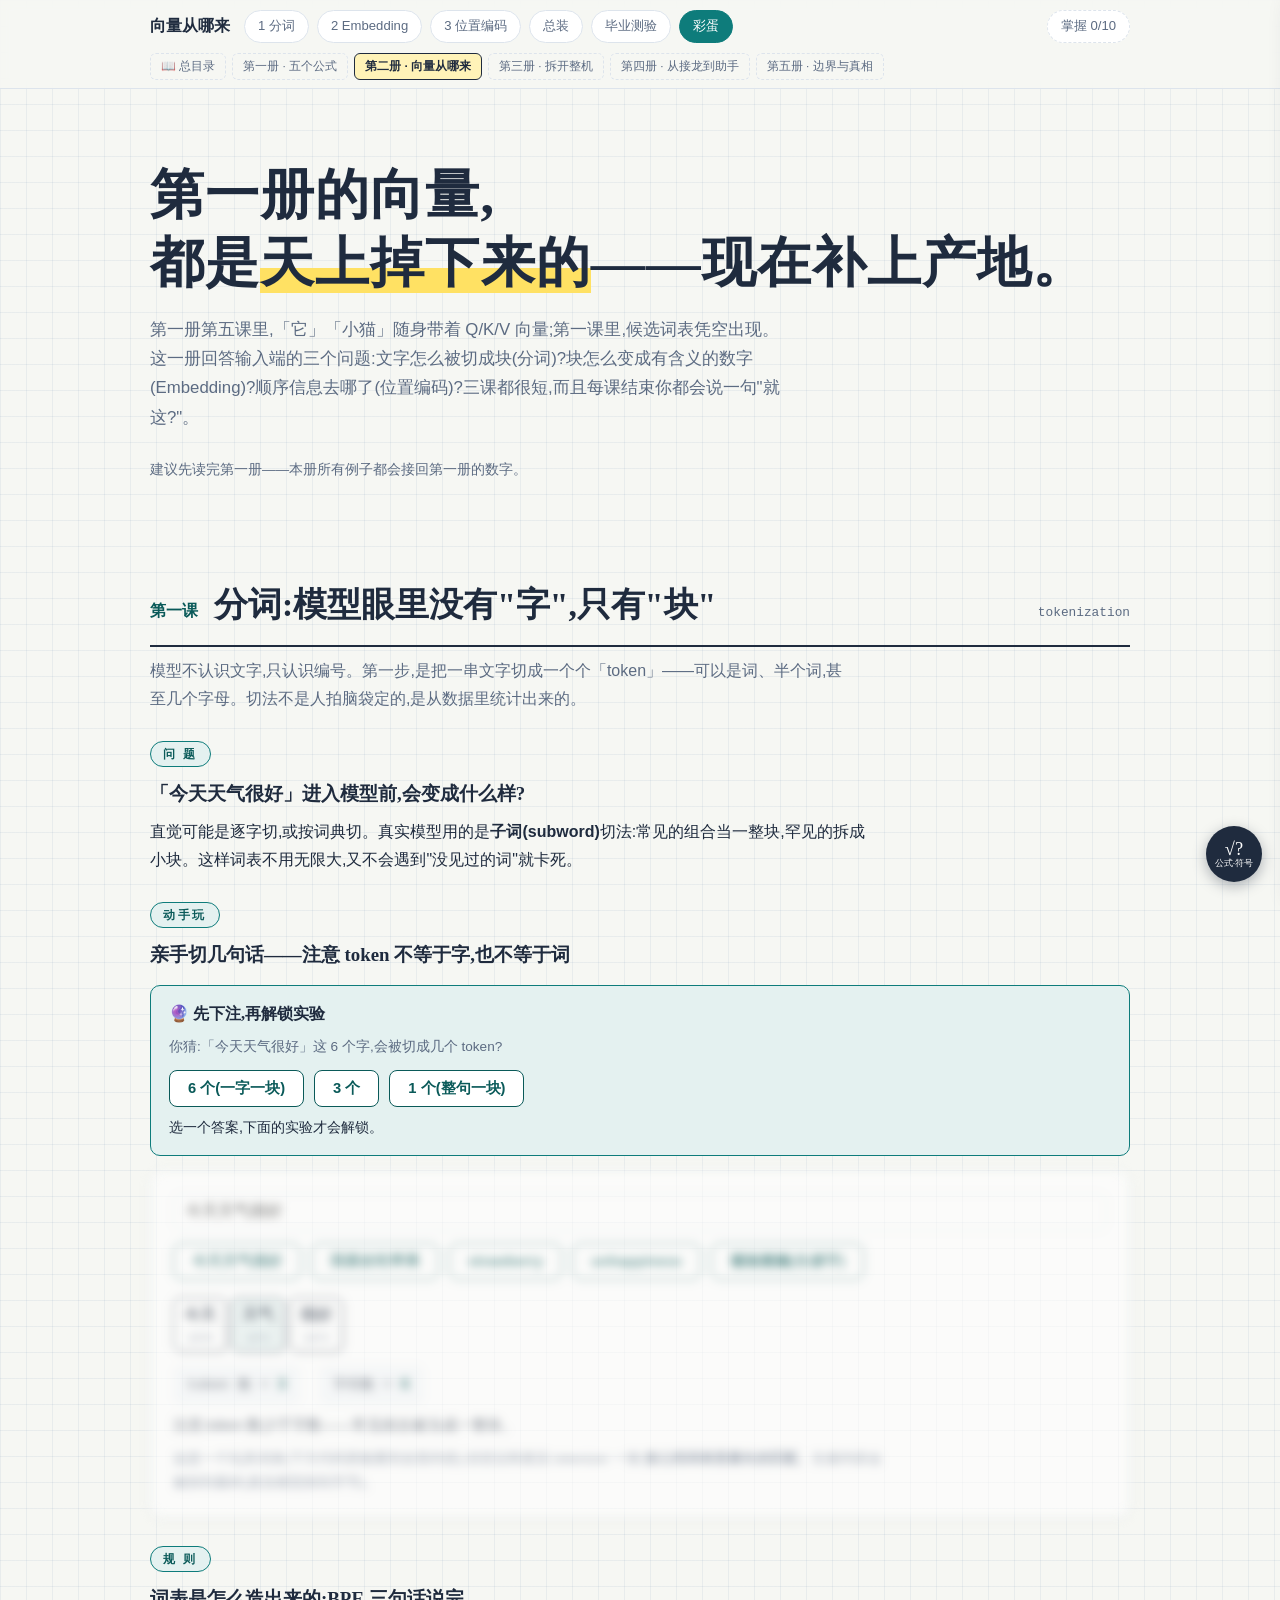
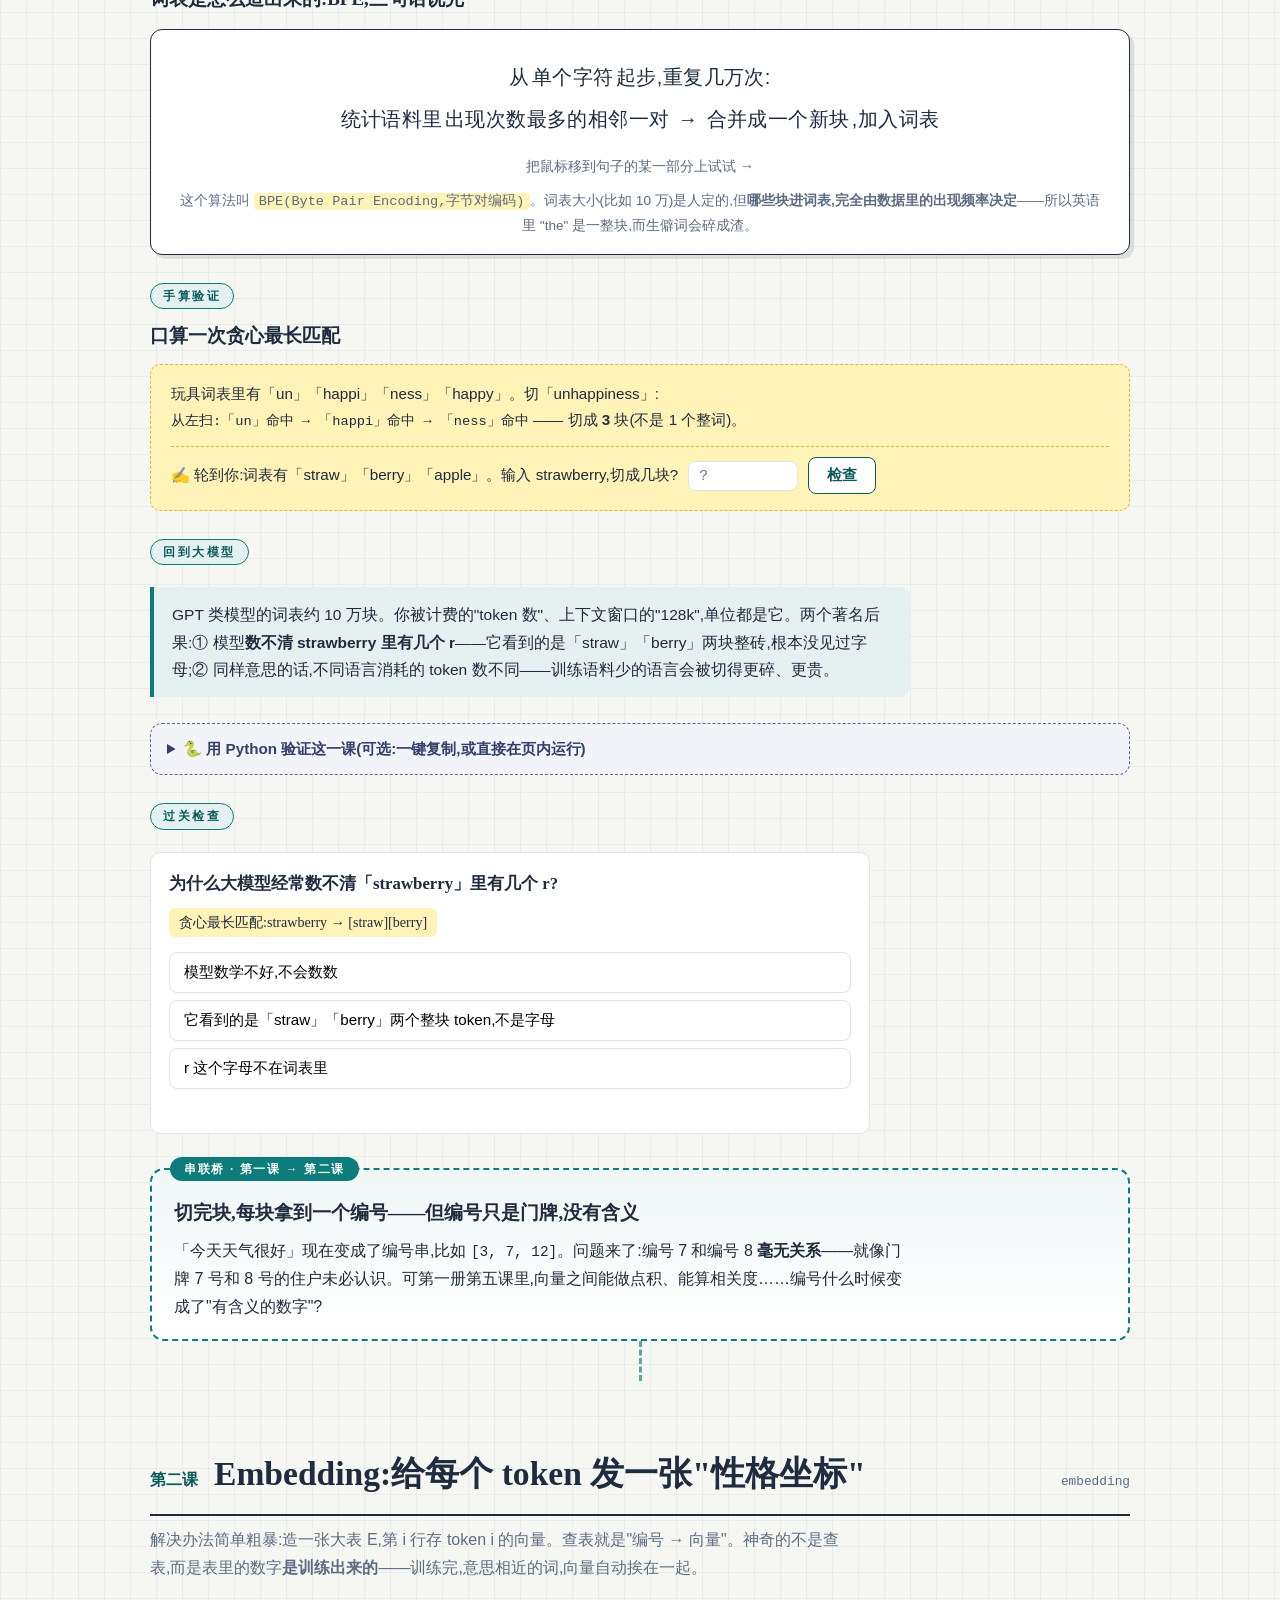
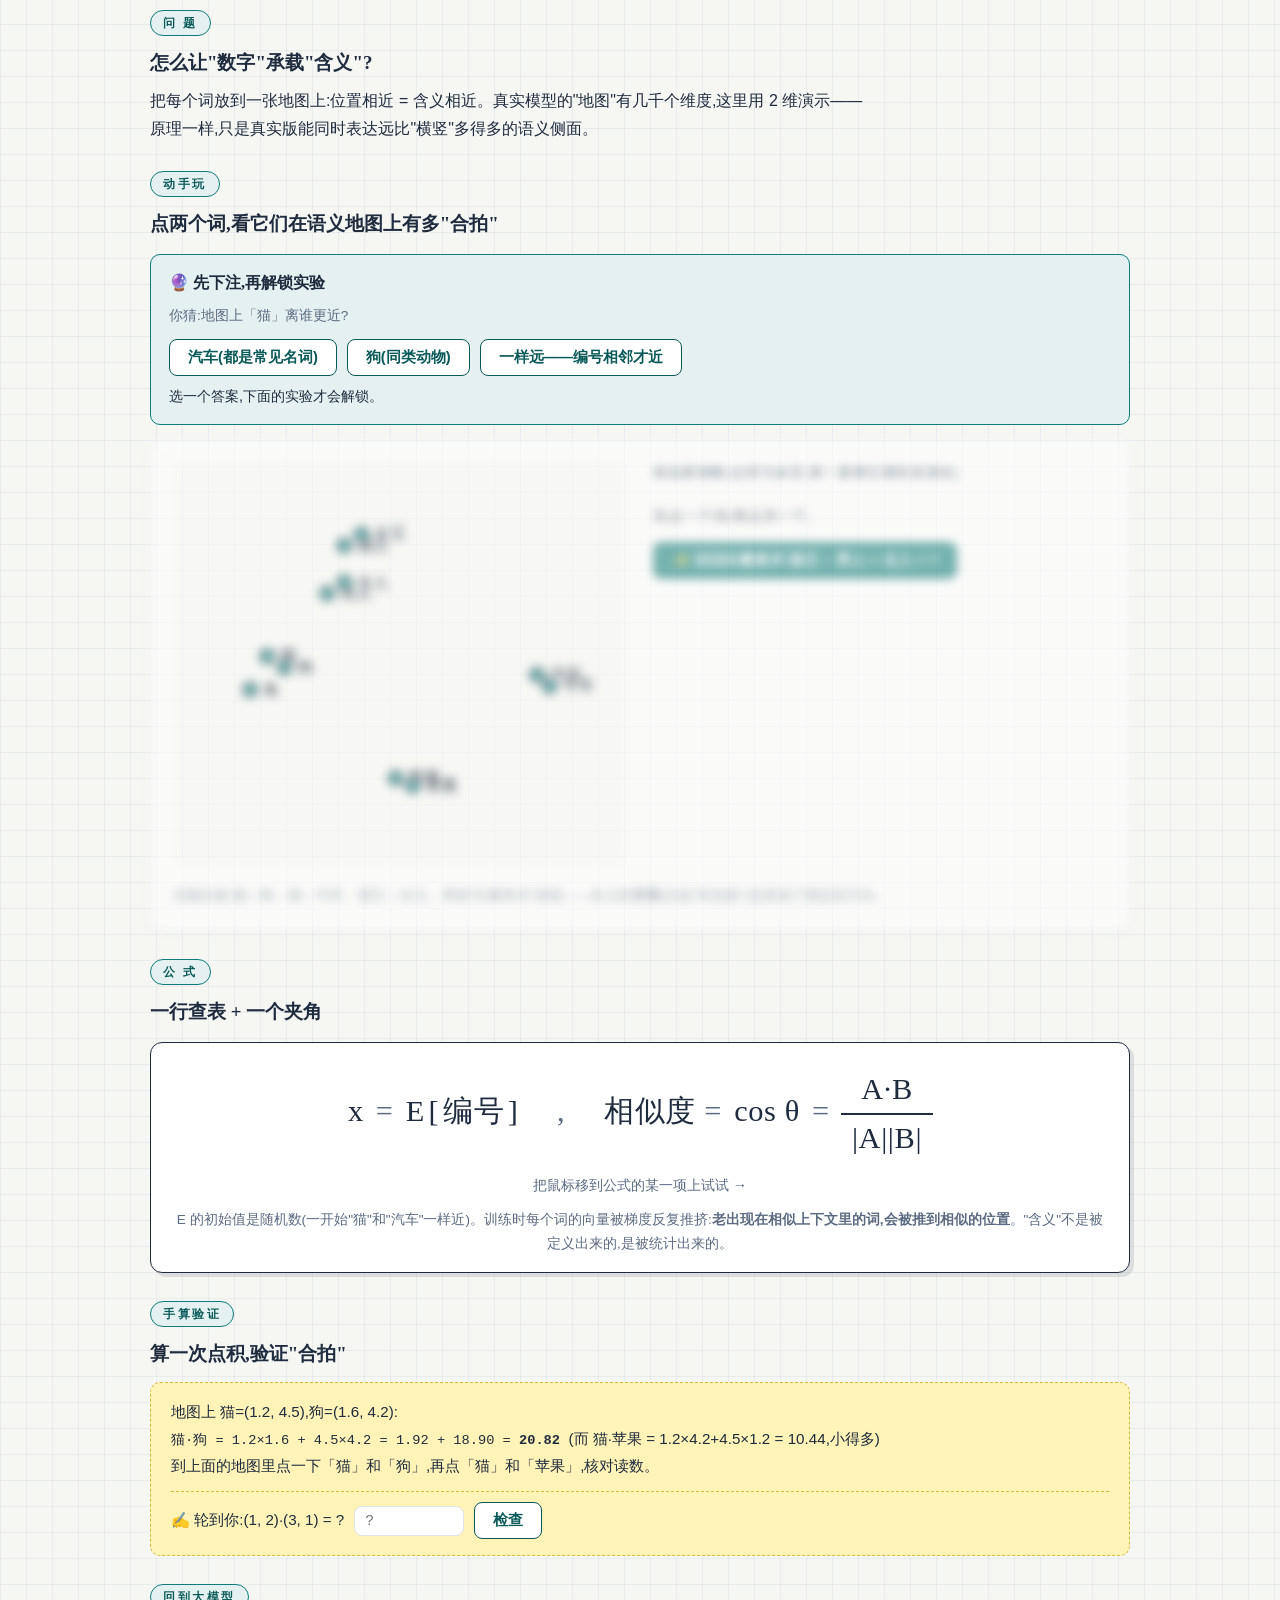
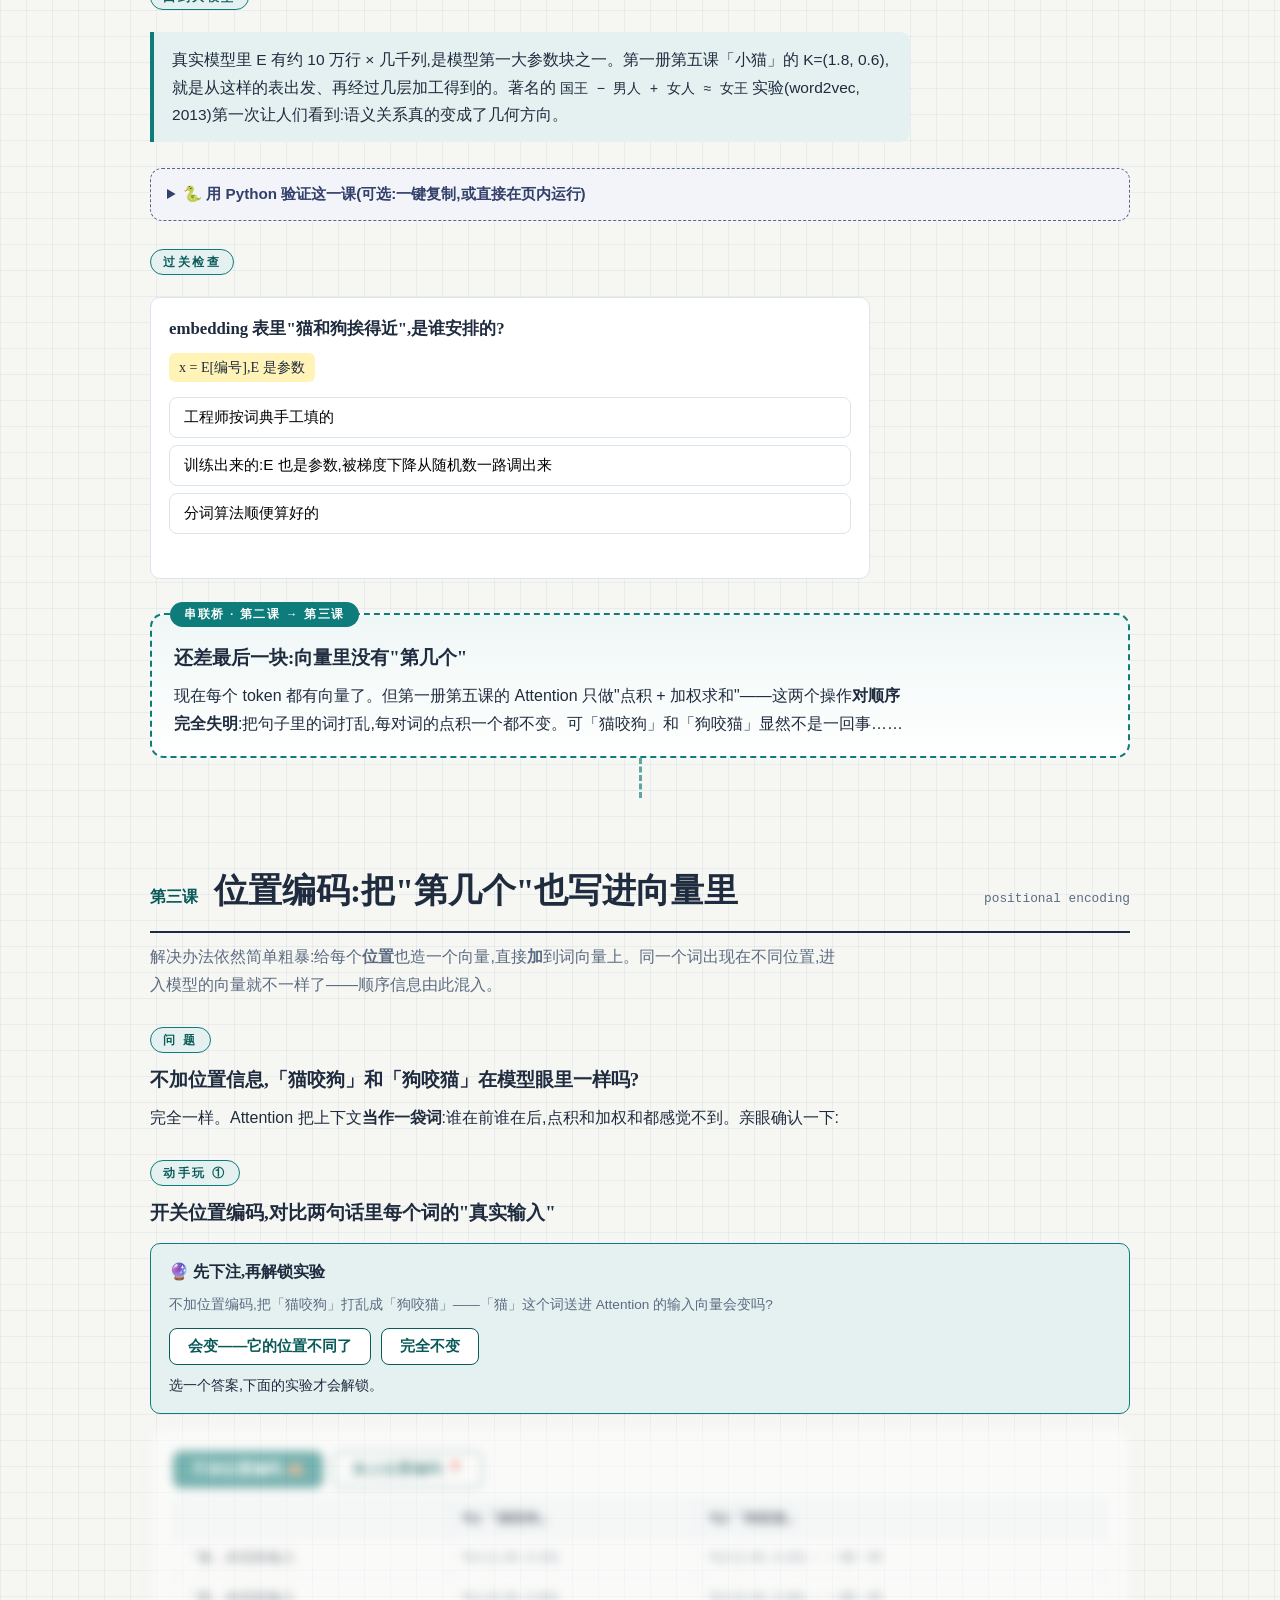
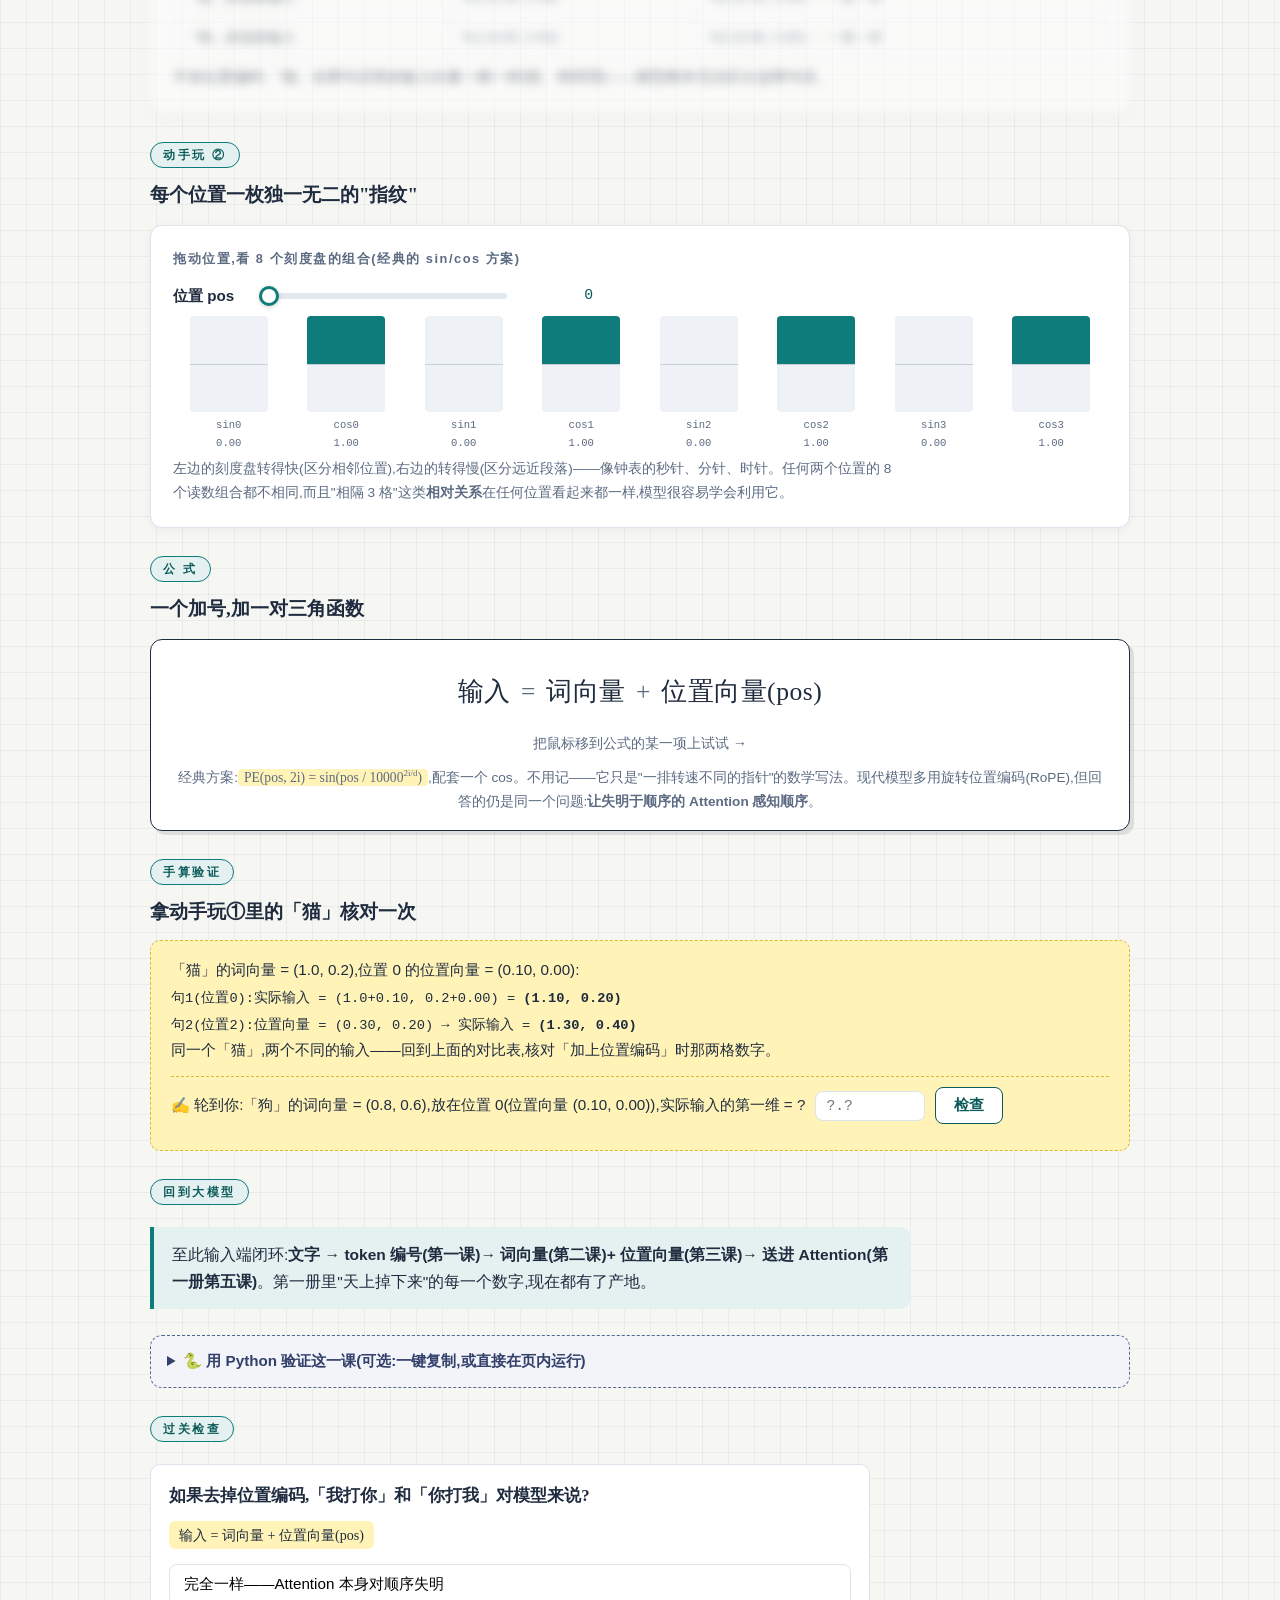
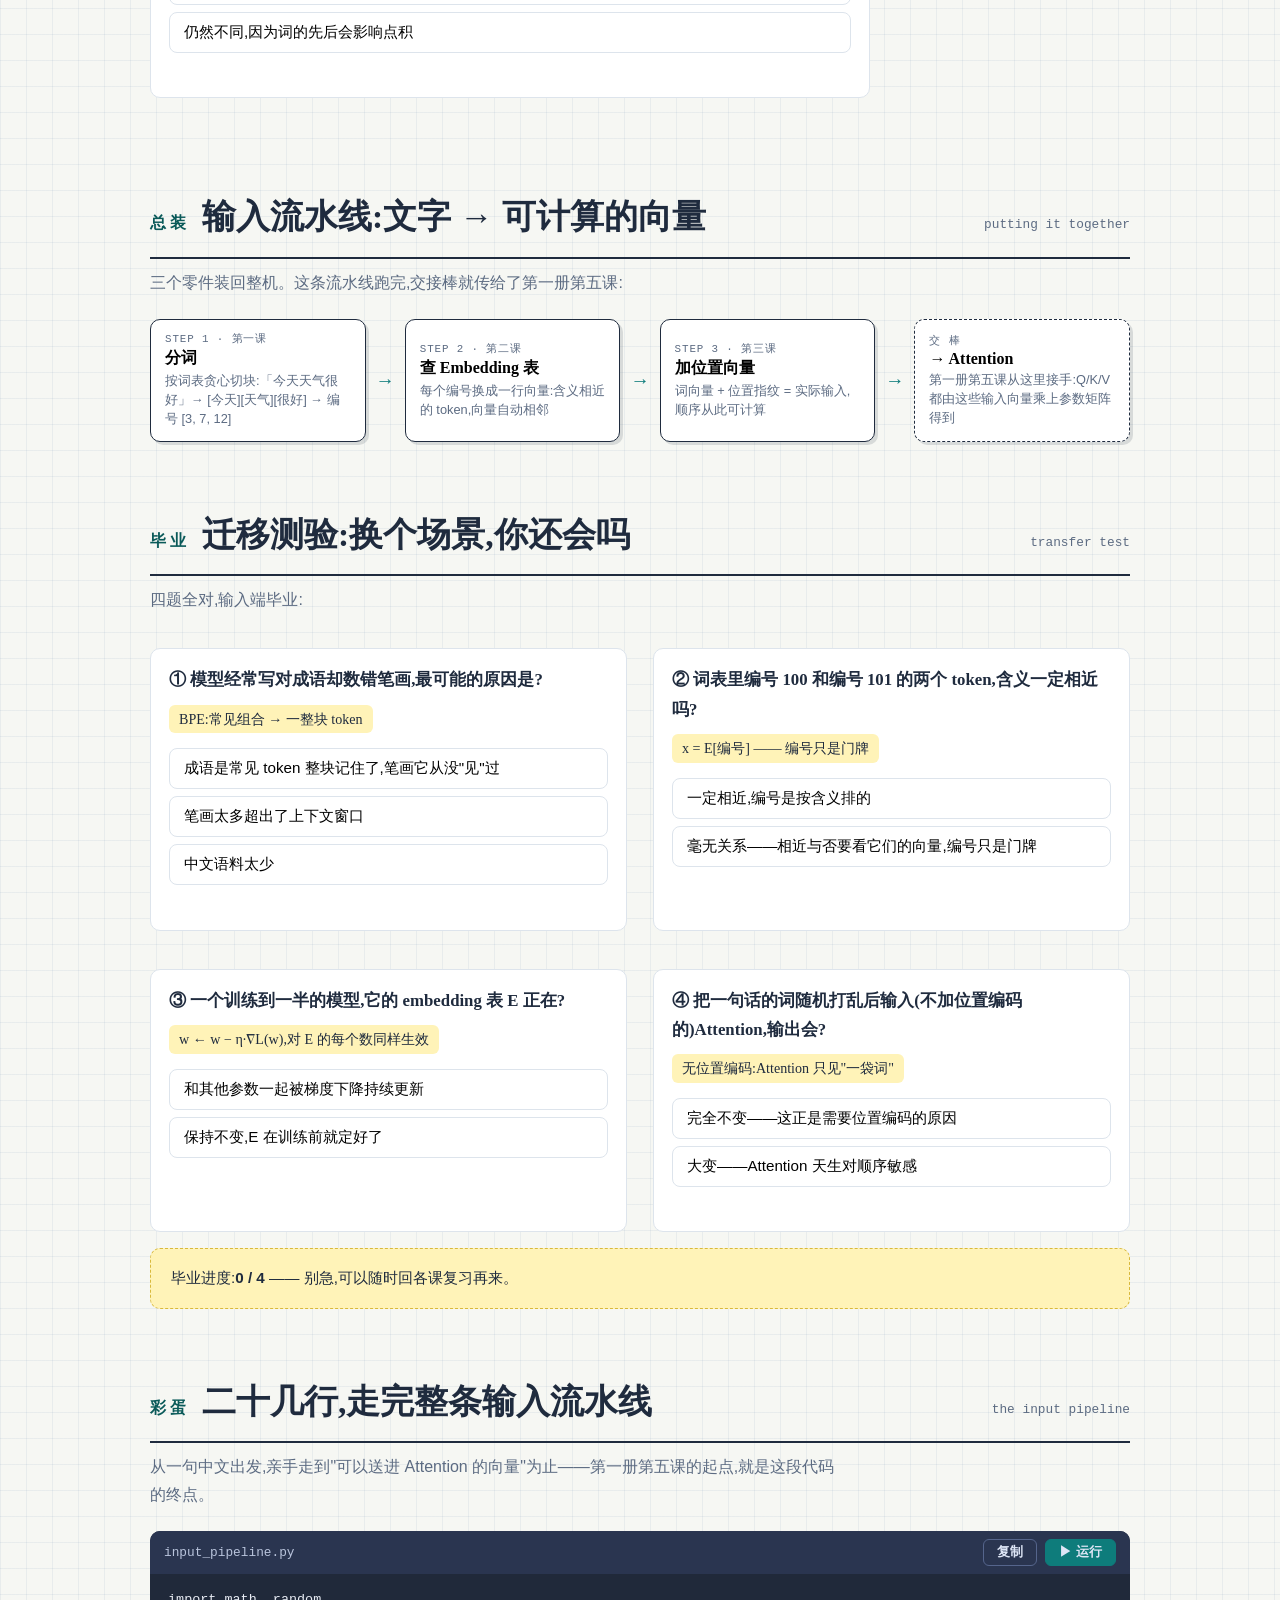
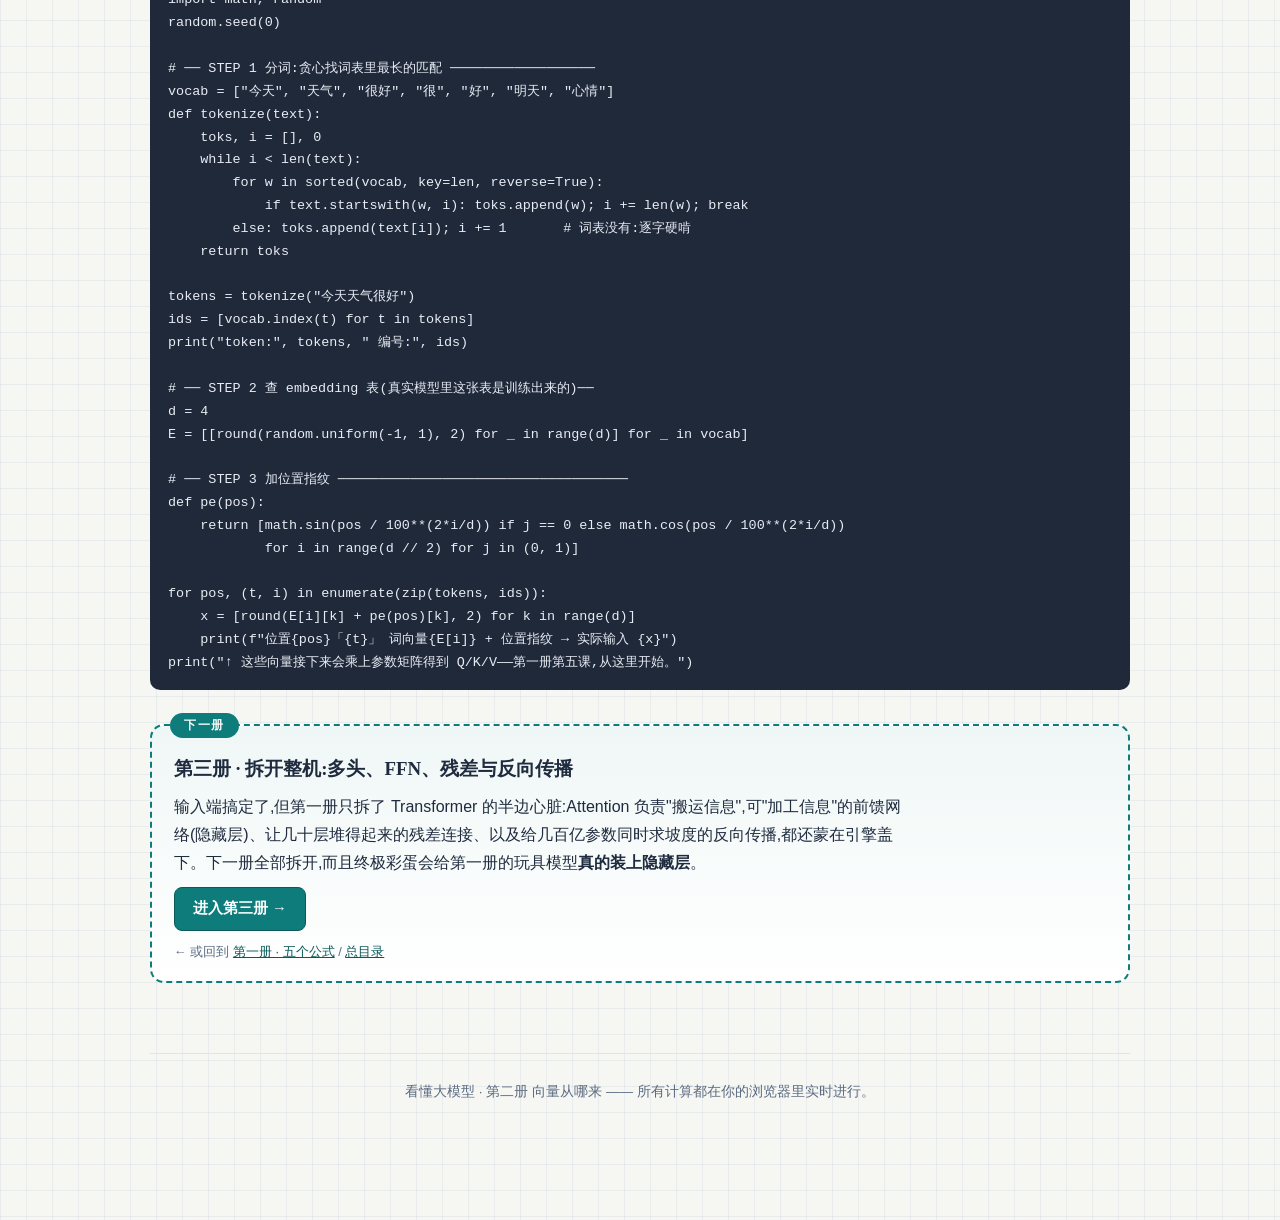
<file: 02-tokens.html>
<!DOCTYPE html>
<html lang="zh-CN">
<head>
<meta charset="UTF-8">
<meta name="viewport" content="width=device-width, initial-scale=1.0">
<title>第二册 · 向量从哪来:分词、Embedding、位置编码 | 看懂大模型</title>
<link rel="stylesheet" href="assets/style.css">
<style>
.tok-chip{display:inline-block;border:1.5px solid var(--ink);border-radius:8px;padding:3px 10px;margin:3px 4px 3px 0;font-family:var(--serif);font-weight:900;font-size:1.02rem;box-shadow:2px 2px 0 rgba(31,43,62,.12);background:var(--card)}
.tok-chip small{display:block;font-family:var(--mono);font-weight:400;font-size:.66rem;color:var(--sub);text-align:center}
.tok-chip.alt{background:var(--teal-bg)}
.tok-chip.rare{background:var(--red-bg);border-color:var(--red)}
.tok-in{width:100%;border:1.5px solid var(--line);border-radius:8px;padding:9px 12px;font-size:1rem;font-family:inherit}
.emb-svg text{font-family:var(--sans)}
.pe-bars{display:flex;gap:6px;align-items:center;height:130px;margin-top:8px}
.pe-col{flex:1;display:flex;flex-direction:column;align-items:center;gap:4px}
.pe-track{width:70%;height:96px;background:#EEF1F5;border-radius:4px;position:relative;overflow:hidden}
.pe-fill{position:absolute;left:0;right:0;background:var(--teal);transition:all .2s}
.pe-lbl{font-family:var(--mono);font-size:.66rem;color:var(--sub)}
.cmp-table{width:100%;border-collapse:collapse;font-size:.88rem;margin-top:10px}
.cmp-table th,.cmp-table td{border:1px solid var(--line);padding:7px 10px;text-align:left}
.cmp-table th{background:#F4F7FA}
.cmp-table td.diff{background:var(--marker-soft);font-weight:700}
.cmp-table td.same{color:var(--sub)}
</style>
</head>
<body data-prog-total="10">
<nav>
  <div class="nav-in">
    <span class="nav-brand">向量从哪来</span>
    <a class="nav-chip" href="#c1" data-nav="c1">1 分词</a>
    <a class="nav-chip" href="#c2" data-nav="c2">2 Embedding</a>
    <a class="nav-chip" href="#c3" data-nav="c3">3 位置编码</a>
    <a class="nav-chip" href="#c6" data-nav="c6">总装</a>
    <a class="nav-chip" href="#c7" data-nav="c7">毕业测验</a>
    <a class="nav-chip" href="#c8" data-nav="c8">彩蛋</a>
    <span class="nav-chip" id="navProg">掌握 0/10</span>
  </div>
  <div class="series-in">
    <a class="sbook" href="index.html">📖 总目录</a>
    <a class="sbook" href="01-formulas.html">第一册 · 五个公式</a>
    <a class="sbook cur" href="02-tokens.html">第二册 · 向量从哪来</a>
    <a class="sbook" href="03-transformer.html">第三册 · 拆开整机</a>
    <a class="sbook" href="04-assistant.html">第四册 · 从接龙到助手</a>
    <a class="sbook" href="05-limits.html">第五册 · 边界与真相</a>
  </div>
</nav>

<main>
<header class="hero" id="top">
  <h1>第一册的向量,<br>都是<span class="hl">天上掉下来的</span>——现在补上产地。</h1>
  <p class="lead">第一册第五课里,「它」「小猫」随身带着 Q/K/V 向量;第一课里,候选词表凭空出现。这一册回答输入端的三个问题:文字怎么被切成块(分词)?块怎么变成有含义的数字(Embedding)?顺序信息去哪了(位置编码)?三课都很短,而且每课结束你都会说一句"就这?"。</p>
  <p class="note">建议先读完第一册——本册所有例子都会接回第一册的数字。</p>
</header>

<!-- ======================== 第一课 分词 ======================== -->
<section class="chapter" id="c1">
  <div class="ch-head"><span class="ch-no">第一课</span><h2>分词:模型眼里没有"字",只有"块"</h2><span class="en">tokenization</span></div>
  <p class="ch-lede">模型不认识文字,只认识编号。第一步,是把一串文字切成一个个「token」——可以是词、半个词,甚至几个字母。切法不是人拍脑袋定的,是从数据里统计出来的。</p>

  <div class="stage">
    <span class="tag">问 题</span>
    <h3>「今天天气很好」进入模型前,会变成什么样?</h3>
    <p>直觉可能是逐字切,或按词典切。真实模型用的是<b>子词(subword)</b>切法:常见的组合当一整块,罕见的拆成小块。这样词表不用无限大,又不会遇到"没见过的词"就卡死。</p>
  </div>

  <div class="stage">
    <span class="tag">动手玩</span>
    <h3>亲手切几句话——注意 token 不等于字,也不等于词</h3>
    <div class="gate">
      <h4>🔮 先下注,再解锁实验</h4>
      <p class="small">你猜:「今天天气很好」这 6 个字,会被切成几个 token?</p>
      <div class="btn-row"><button class="btn ghost g-opt" data-g="tok" data-i="0">6 个(一字一块)</button><button class="btn ghost g-opt" data-g="tok" data-i="1">3 个</button><button class="btn ghost g-opt" data-g="tok" data-i="2">1 个(整句一块)</button></div>
      <div class="gate-res" id="gres-tok">选一个答案,下面的实验才会解锁。</div>
    </div>
    <div class="widget locked" id="lab-tok">
      <input class="tok-in" id="tokIn" value="今天天气很好" aria-label="输入要分词的文本">
      <div class="btn-row">
        <button class="btn ghost tok-preset" data-t="今天天气很好">今天天气很好</button>
        <button class="btn ghost tok-preset" data-t="我喜欢吃苹果">我喜欢吃苹果</button>
        <button class="btn ghost tok-preset" data-t="strawberry">strawberry</button>
        <button class="btn ghost tok-preset" data-t="unhappiness">unhappiness</button>
        <button class="btn ghost tok-preset" data-t="魑魅魍魉">魑魅魍魉(生僻字)</button>
      </div>
      <div style="margin-top:14px" id="tokOut"></div>
      <div class="readout">
        <div class="cell">token 数 = <b id="tokN">—</b></div>
        <div class="cell">字符数 = <b id="tokC">—</b></div>
      </div>
      <div class="gd-msg" id="tokMsg"></div>
      <p class="small" style="margin-top:8px">这是一个玩具词表(下方代码里能看到全部内容),但切法和真实 tokenizer 一致:<b>贪心找词表里最长的匹配</b>。生僻内容会被拆到最碎(真实模型拆到字节)。</p>
    </div>
  </div>

  <div class="stage">
    <span class="tag">规 则</span>
    <h3>词表是怎么造出来的:BPE,三句话说完</h3>
    <div class="fbox">
      <div class="formula" style="font-size:clamp(1rem,2.4vw,1.25rem);line-height:2.1;font-family:var(--sans)">
        从<span class="term" data-g="bpe-char" data-tip="<b>单字起步</b>:最初词表只有几百个基础字符/字节,任何文本都能拆开——所以模型永远不会遇到'词表里没有'的输入">单个字符</span>起步,重复几万次:<br>
        统计语料里<span class="term" data-g="bpe-pair" data-tip="<b>最常相邻的一对</b>:比如英文里 t 和 h 老挨着,中文里「今」和「天」老挨着——它们会最先被合并">出现次数最多的相邻一对</span> → <span class="term" data-g="bpe-merge" data-tip="<b>合并成新块</b>:t+h→th,th+e→the。常见的东西越合越长,罕见的永远保持碎块">合并成一个新块</span>,加入词表
      </div>
      <div class="tip">把鼠标移到句子的某一部分上试试 →</div>
      <div class="fnote">这个算法叫 <code>BPE(Byte Pair Encoding,字节对编码)</code>。词表大小(比如 10 万)是人定的,但<b>哪些块进词表,完全由数据里的出现频率决定</b>——所以英语里 "the" 是一整块,而生僻词会碎成渣。</div>
    </div>
  </div>

  <div class="stage">
    <span class="tag">手算验证</span>
    <h3>口算一次贪心最长匹配</h3>
    <div class="verify">
      玩具词表里有「un」「happi」「ness」「happy」。切「unhappiness」:<br>
      <span class="mono">从左扫:「un」命中 → 「happi」命中 → 「ness」命中</span> —— 切成 <b>3</b> 块(不是 1 个整词)。
      <div class="try" data-exp="2" data-tol="0.01" data-key="t0"><span>✍️ 轮到你:词表有「straw」「berry」「apple」。输入 strawberry,切成几块?</span><input type="number" step="1" class="t-in" placeholder="?"><button class="btn ghost t-btn">检查</button><span class="t-fb"></span></div>
    </div>
  </div>

  <div class="stage">
    <span class="tag">回到大模型</span>
    <div class="backline">GPT 类模型的词表约 10 万块。你被计费的"token 数"、上下文窗口的"128k",单位都是它。两个著名后果:① 模型<b>数不清 strawberry 里有几个 r</b>——它看到的是「straw」「berry」两块整砖,根本没见过字母;② 同样意思的话,不同语言消耗的 token 数不同——训练语料少的语言会被切得更碎、更贵。</div>
  </div>

  <details class="pydet">
    <summary>🐍 用 Python 验证这一课(可选:一键复制,或直接在页内运行)</summary><div class="pynote">点「▶ 运行」会在你的浏览器里加载一个真正的 Python 引擎(首次需联网下载,约 10~20 秒);也可以复制到本地运行。只用标准库。</div>
    <div class="pyblock">
      <div class="pyhead"><span class="pl">lesson1_bpe.py</span><button class="pybtn py-copy">复制</button><button class="pybtn run py-run">▶ 运行</button></div>
      <pre class="pycode">from collections import Counter

# 语料:五个英文单词(重复代表词频)
words = ["low"]*5 + ["lower"]*2 + ["newest"]*6 + ["widest"]*3
words = [list(w) for w in words]                # 起步:全拆成单字符

for step in range(6):                           # BPE:重复合并 6 次
    pairs = Counter()
    for w in words:                             # ① 统计所有相邻对
        for a, b in zip(w, w[1:]):
            pairs[(a, b)] += 1
    (a, b), cnt = pairs.most_common(1)[0]       # ② 找最常见的一对
    for w in words:                             # ③ 合并成一个新块
        i = 0
        while i < len(w) - 1:
            if w[i] == a and w[i+1] == b: w[i:i+2] = [a+b]
            else: i += 1
    print(f"第{step+1}次合并: {a}+{b} (出现{cnt}次)   newest → {[t for t in words[7]]}")</pre>
      <pre class="pyout" hidden></pre>
    </div>
  </details>

  <div class="stage"><span class="tag">过关检查</span>
    <div class="quiz" data-key="q1" data-fbok="正确——模型看到的是「straw」「berry」两块砖的编号,里面有几个 r 它从没'看见'过。" data-fbbad="回想上面的实验:strawberry 被切成了几块?模型看到的是块的编号,不是字母。">
      <h3>为什么大模型经常数不清「strawberry」里有几个 r?</h3><div><span class="q-fml">贪心最长匹配:strawberry → [straw][berry]</span></div><button class="q-opt" data-ok="0">模型数学不好,不会数数</button><button class="q-opt" data-ok="1">它看到的是「straw」「berry」两个整块 token,不是字母</button><button class="q-opt" data-ok="0">r 这个字母不在词表里</button><div class="q-fb"></div>
    </div>
  </div>
</section>

<div class="bridge" id="b12">
  <span class="btag">串联桥 · 第一课 → 第二课</span>
  <h3>切完块,每块拿到一个编号——但编号只是门牌,没有含义</h3>
  <p>「今天天气很好」现在变成了编号串,比如 <span class="mono">[3, 7, 12]</span>。问题来了:编号 7 和编号 8 <b>毫无关系</b>——就像门牌 7 号和 8 号的住户未必认识。可第一册第五课里,向量之间能做点积、能算相关度……编号什么时候变成了"有含义的数字"?</p>
</div>
<div class="bridge-link"></div>

<!-- ======================== 第二课 EMBEDDING ======================== -->
<section class="chapter" id="c2">
  <div class="ch-head"><span class="ch-no">第二课</span><h2>Embedding:给每个 token 发一张"性格坐标"</h2><span class="en">embedding</span></div>
  <p class="ch-lede">解决办法简单粗暴:造一张大表 E,第 i 行存 token i 的向量。查表就是"编号 → 向量"。神奇的不是查表,而是表里的数字<b>是训练出来的</b>——训练完,意思相近的词,向量自动挨在一起。</p>

  <div class="stage">
    <span class="tag">问 题</span>
    <h3>怎么让"数字"承载"含义"?</h3>
    <p>把每个词放到一张地图上:位置相近 = 含义相近。真实模型的"地图"有几千个维度,这里用 2 维演示——原理一样,只是真实版能同时表达远比"横竖"多得多的语义侧面。</p>
  </div>

  <div class="stage">
    <span class="tag">动手玩</span>
    <h3>点两个词,看它们在语义地图上有多"合拍"</h3>
    <div class="gate">
      <h4>🔮 先下注,再解锁实验</h4>
      <p class="small">你猜:地图上「猫」离谁更近?</p>
      <div class="btn-row"><button class="btn ghost g-opt" data-g="emb" data-i="0">汽车(都是常见名词)</button><button class="btn ghost g-opt" data-g="emb" data-i="1">狗(同类动物)</button><button class="btn ghost g-opt" data-g="emb" data-i="2">一样远——编号相邻才近</button></div>
      <div class="gate-res" id="gres-emb">选一个答案,下面的实验才会解锁。</div>
    </div>
    <div class="widget locked" id="lab-emb">
      <div class="w-grid">
        <div>
          <svg id="embSvg" class="emb-svg" viewBox="0 0 360 320" width="100%"></svg>
        </div>
        <div>
          <div class="w-title">相似度读数(点积与余弦,第一册第五课的老朋友)</div>
          <div id="embRead" class="readout" style="flex-direction:column;align-items:flex-start"></div>
          <div class="gd-msg" id="embMsg">先点一个词,再点另一个。</div>
          <div class="btn-row"><button class="btn" id="embKing">✨ 试试向量算术:国王 − 男人 + 女人 = ?</button></div>
          <div class="gd-msg" id="embKingMsg"></div>
        </div>
      </div>
      <p class="small" style="margin-top:10px">试着比较:猫↔狗、猫↔汽车、国王↔女王。再按"向量算术"按钮——含义的<b>关系</b>(比如"性别差")也变成了固定的方向。</p>
    </div>
  </div>

  <div class="stage">
    <span class="tag">公 式</span>
    <h3>一行查表 + 一个夹角</h3>
    <div class="fbox" id="embF">
      <div class="formula">
        <span class="term" data-g="emb-x" data-tip="<b>x</b>:这个 token 的向量,后续一切计算(包括第一册第五课的 Q/K/V)的原材料">x</span><span class="op">=</span><span class="term" data-g="emb-E" data-tip="<b>E</b>:embedding 表,词表有多少 token 就有多少行。它是参数——第一册第三课的梯度下降同样在更新它的每一个数字">E</span>[<span class="term" data-g="emb-id" data-tip="<b>编号</b>:第一课分词的输出。查表动作本身毫无智能,智能全在表里的数字">编号</span>]
        <span class="op" style="padding:0 1em">,</span>
        相似度<span class="op">=</span><span class="term" data-g="emb-cos" data-tip="<b>cos θ</b>:两个向量夹角的余弦,1=同向(意思相近),0=垂直(不相干),−1=反向。点积除以两个长度就得到它">cos θ</span><span class="op">=</span><span class="frac"><span class="top"><span class="term" data-g="emb-dot" data-tip="<b>A·B</b>:点积——对应位置相乘再相加,第一册第五课算相关度用的正是它">A·B</span></span><span class="bot">|A||B|</span></span>
      </div>
      <div class="tip" id="embTip">把鼠标移到公式的某一项上试试 →</div>
      <div class="fnote">E 的初始值是随机数(一开始"猫"和"汽车"一样近)。训练时每个词的向量被梯度反复推挤:<b>老出现在相似上下文里的词,会被推到相似的位置</b>。"含义"不是被定义出来的,是被统计出来的。</div>
    </div>
  </div>

  <div class="stage">
    <span class="tag">手算验证</span>
    <h3>算一次点积,验证"合拍"</h3>
    <div class="verify">
      地图上 猫=(1.2, 4.5),狗=(1.6, 4.2):<br>
      <span class="mono">猫·狗 = 1.2×1.6 + 4.5×4.2 = 1.92 + 18.90 = <b>20.82</b></span>&nbsp;&nbsp;(而 猫·苹果 = 1.2×4.2+4.5×1.2 = 10.44,小得多)<br>
      到上面的地图里点一下「猫」和「狗」,再点「猫」和「苹果」,核对读数。
      <div class="try" data-exp="5" data-tol="0.01" data-key="t1"><span>✍️ 轮到你:(1, 2)·(3, 1) = ?</span><input type="number" step="0.01" class="t-in" placeholder="?"><button class="btn ghost t-btn">检查</button><span class="t-fb"></span></div>
    </div>
  </div>

  <div class="stage">
    <span class="tag">回到大模型</span>
    <div class="backline">真实模型里 E 有约 10 万行 × 几千列,是模型第一大参数块之一。第一册第五课「小猫」的 K=(1.8, 0.6),就是从这样的表出发、再经过几层加工得到的。著名的 <span class="mono">国王 − 男人 + 女人 ≈ 女王</span> 实验(word2vec, 2013)第一次让人们看到:语义关系真的变成了几何方向。</div>
  </div>

  <details class="pydet">
    <summary>🐍 用 Python 验证这一课(可选:一键复制,或直接在页内运行)</summary>
    <div class="pyblock">
      <div class="pyhead"><span class="pl">lesson2_embedding.py</span><button class="pybtn py-copy">复制</button><button class="pybtn run py-run">▶ 运行</button></div>
      <pre class="pycode">import math

E = {"猫": (1.2, 4.5), "狗": (1.6, 4.2), "鱼": (0.8, 3.6),
     "苹果": (4.2, 1.2), "香蕉": (4.6, 1.0), "汽车": (7.5, 4.0),
     "男人": (2.6, 6.2), "女人": (3.0, 6.5), "国王": (3.0, 7.5), "女王": (3.4, 7.8)}

def cos(a, b):                                  # 夹角余弦 = 点积 ÷ 两个长度
    dot = a[0]*b[0] + a[1]*b[1]
    return dot / (math.hypot(*a) * math.hypot(*b))

for pair in [("猫","狗"), ("猫","汽车"), ("国王","女王")]:
    print(f"cos({pair[0]}, {pair[1]}) = {cos(E[pair[0]], E[pair[1]]):.3f}")

# 向量算术:国王 − 男人 + 女人 ≈ ?
t = (E["国王"][0]-E["男人"][0]+E["女人"][0], E["国王"][1]-E["男人"][1]+E["女人"][1])
best = max(E, key=lambda w: cos(E[w], t) if w not in ("国王","男人","女人") else -9)
print("国王 − 男人 + 女人 =", t, "→ 最接近:", best)</pre>
      <pre class="pyout" hidden></pre>
    </div>
  </details>

  <div class="stage"><span class="tag">过关检查</span>
    <div class="quiz" data-key="q2" data-fbok="正确。E 是参数,和第一册彩蛋里的 W 一样被梯度下降一格格调出来——'含义'是训练的副产品。" data-fbbad="想想 E 的初始值是什么(随机数),以及第一册第三课的更新公式对谁生效。">
      <h3>embedding 表里"猫和狗挨得近",是谁安排的?</h3><div><span class="q-fml">x = E[编号],E 是参数</span></div><button class="q-opt" data-ok="0">工程师按词典手工填的</button><button class="q-opt" data-ok="1">训练出来的:E 也是参数,被梯度下降从随机数一路调出来</button><button class="q-opt" data-ok="0">分词算法顺便算好的</button><div class="q-fb"></div>
    </div>
  </div>
</section>

<div class="bridge" id="b23">
  <span class="btag">串联桥 · 第二课 → 第三课</span>
  <h3>还差最后一块:向量里没有"第几个"</h3>
  <p>现在每个 token 都有向量了。但第一册第五课的 Attention 只做"点积 + 加权求和"——这两个操作<b>对顺序完全失明</b>:把句子里的词打乱,每对词的点积一个都不变。可「猫咬狗」和「狗咬猫」显然不是一回事……</p>
</div>
<div class="bridge-link"></div>

<!-- ======================== 第三课 位置编码 ======================== -->
<section class="chapter" id="c3">
  <div class="ch-head"><span class="ch-no">第三课</span><h2>位置编码:把"第几个"也写进向量里</h2><span class="en">positional encoding</span></div>
  <p class="ch-lede">解决办法依然简单粗暴:给每个<b>位置</b>也造一个向量,直接<b>加</b>到词向量上。同一个词出现在不同位置,进入模型的向量就不一样了——顺序信息由此混入。</p>

  <div class="stage">
    <span class="tag">问 题</span>
    <h3>不加位置信息,「猫咬狗」和「狗咬猫」在模型眼里一样吗?</h3>
    <p>完全一样。Attention 把上下文<b>当作一袋词</b>:谁在前谁在后,点积和加权和都感觉不到。亲眼确认一下:</p>
  </div>

  <div class="stage">
    <span class="tag">动手玩 ①</span>
    <h3>开关位置编码,对比两句话里每个词的"真实输入"</h3>
    <div class="gate">
      <h4>🔮 先下注,再解锁实验</h4>
      <p class="small">不加位置编码,把「猫咬狗」打乱成「狗咬猫」——「猫」这个词送进 Attention 的输入向量会变吗?</p>
      <div class="btn-row"><button class="btn ghost g-opt" data-g="pe" data-i="0">会变——它的位置不同了</button><button class="btn ghost g-opt" data-g="pe" data-i="1">完全不变</button></div>
      <div class="gate-res" id="gres-pe">选一个答案,下面的实验才会解锁。</div>
    </div>
    <div class="widget locked" id="lab-pe">
      <div class="btn-row" style="margin-top:0">
        <button class="btn" id="peOff">不加位置编码 🙈</button>
        <button class="btn ghost" id="peOn">加上位置编码 📍</button>
      </div>
      <div id="peCmp" style="overflow-x:auto"></div>
      <div class="gd-msg" id="peMsg"></div>
    </div>
  </div>

  <div class="stage">
    <span class="tag">动手玩 ②</span>
    <h3>每个位置一枚独一无二的"指纹"</h3>
    <div class="widget">
      <div class="w-title">拖动位置,看 8 个刻度盘的组合(经典的 sin/cos 方案)</div>
      <div class="slider-row" style="max-width:420px"><label>位置 pos</label><input type="range" id="peSlider" min="0" max="15" step="1" value="0"><span class="val" id="peV">0</span></div>
      <div class="pe-bars" id="peBars"></div>
      <p class="small" style="margin-top:8px">左边的刻度盘转得快(区分相邻位置),右边的转得慢(区分远近段落)——像钟表的秒针、分针、时针。任何两个位置的 8 个读数组合都不相同,而且"相隔 3 格"这类<b>相对关系</b>在任何位置看起来都一样,模型很容易学会利用它。</p>
    </div>
  </div>

  <div class="stage">
    <span class="tag">公 式</span>
    <h3>一个加号,加一对三角函数</h3>
    <div class="fbox" id="peF">
      <div class="formula" style="font-size:clamp(1.15rem,2.8vw,1.6rem)">
        <span class="term" data-g="pe-in" data-tip="<b>实际输入</b>:进入 Attention 的向量。同一个词换位置,它就不同了——顺序信息就这样混了进去">输入</span><span class="op">=</span><span class="term" data-g="pe-word" data-tip="<b>词向量</b>:第二课查表得到的、带含义的向量">词向量</span><span class="op">+</span><span class="term" data-g="pe-pos" data-tip="<b>位置向量</b>:只看位置、不看词。经典方案用一组不同转速的 sin/cos;新式模型(RoPE)改成在点积时旋转,思想一致:让'第几个'可被计算">位置向量(pos)</span>
      </div>
      <div class="tip" id="peTip">把鼠标移到公式的某一项上试试 →</div>
      <div class="fnote">经典方案:<code class="mi">PE(pos, 2i) = sin(pos / 10000<sup>2i/d</sup>)</code>,配套一个 cos。不用记——它只是"一排转速不同的指针"的数学写法。现代模型多用旋转位置编码(RoPE),但回答的仍是同一个问题:<b>让失明于顺序的 Attention 感知顺序</b>。</div>
    </div>
  </div>

  <div class="stage">
    <span class="tag">手算验证</span>
    <h3>拿动手玩①里的「猫」核对一次</h3>
    <div class="verify">
      「猫」的词向量 = (1.0, 0.2),位置 0 的位置向量 = (0.10, 0.00):<br>
      <span class="mono">句1(位置0):实际输入 = (1.0+0.10, 0.2+0.00) = <b>(1.10, 0.20)</b></span><br>
      <span class="mono">句2(位置2):位置向量 = (0.30, 0.20) → 实际输入 = <b>(1.30, 0.40)</b></span><br>
      同一个「猫」,两个不同的输入——回到上面的对比表,核对「加上位置编码」时那两格数字。
      <div class="try" data-exp="0.9" data-tol="0.01" data-key="t2"><span>✍️ 轮到你:「狗」的词向量 = (0.8, 0.6),放在位置 0(位置向量 (0.10, 0.00)),实际输入的第一维 = ?</span><input type="number" step="0.01" class="t-in" placeholder="?.?"><button class="btn ghost t-btn">检查</button><span class="t-fb"></span></div>
    </div>
  </div>

  <div class="stage">
    <span class="tag">回到大模型</span>
    <div class="backline">至此输入端闭环:<b>文字 → token 编号(第一课)→ 词向量(第二课)+ 位置向量(第三课)→ 送进 Attention(第一册第五课)</b>。第一册里"天上掉下来"的每一个数字,现在都有了产地。</div>
  </div>

  <details class="pydet">
    <summary>🐍 用 Python 验证这一课(可选:一键复制,或直接在页内运行)</summary>
    <div class="pyblock">
      <div class="pyhead"><span class="pl">lesson3_position.py</span><button class="pybtn py-copy">复制</button><button class="pybtn run py-run">▶ 运行</button></div>
      <pre class="pycode">import math

def pe(pos, d=8):                              # 位置 pos 的"指纹":d 个数字
    v = []
    for i in range(d // 2):
        angle = pos / (100 ** (2 * i / d))     # 转速逐对变慢(演示用 100,真实用 10000)
        v += [math.sin(angle), math.cos(angle)]
    return v

for pos in range(6):
    print(f"位置{pos}: ", [f"{x:+.2f}" for x in pe(pos)])
# 观察:任何两行都不相同——每个位置一枚独一无二的指纹;
# 且第一列变得快、最后一列变得慢,像秒针和时针。</pre>
      <pre class="pyout" hidden></pre>
    </div>
  </details>

  <div class="stage"><span class="tag">过关检查</span>
    <div class="quiz" data-key="q3" data-fbok="正确——点积和加权求和都是'一袋词'操作,必须把位置写进向量,顺序才可被计算。" data-fbbad="回看动手玩①:不加位置编码时,两句话里「猫」的输入向量一样吗?">
      <h3>如果去掉位置编码,「我打你」和「你打我」对模型来说?</h3><div><span class="q-fml">输入 = 词向量 + 位置向量(pos)</span></div><button class="q-opt" data-ok="1">完全一样——Attention 本身对顺序失明</button><button class="q-opt" data-ok="0">仍然不同,因为词的先后会影响点积</button><div class="q-fb"></div>
    </div>
  </div>
</section>

<!-- ======================== 总装 ======================== -->
<section class="chapter" id="c6">
  <div class="ch-head"><span class="ch-no">总 装</span><h2>输入流水线:文字 → 可计算的向量</h2><span class="en">putting it together</span></div>
  <p class="ch-lede">三个零件装回整机。这条流水线跑完,交接棒就传给了第一册第五课:</p>
  <div class="asm">
    <button class="asm-node" data-go="c1"><div class="an">STEP 1 · 第一课</div><div class="at">分词</div><div class="ad">按词表贪心切块:「今天天气很好」→ [今天][天气][很好] → 编号 [3, 7, 12]</div></button>
    <span class="asm-arrow">→</span>
    <button class="asm-node" data-go="c2"><div class="an">STEP 2 · 第二课</div><div class="at">查 Embedding 表</div><div class="ad">每个编号换成一行向量:含义相近的 token,向量自动相邻</div></button>
    <span class="asm-arrow">→</span>
    <button class="asm-node" data-go="c3"><div class="an">STEP 3 · 第三课</div><div class="at">加位置向量</div><div class="ad">词向量 + 位置指纹 = 实际输入,顺序从此可计算</div></button>
    <span class="asm-arrow">→</span>
    <button class="asm-node" style="border-style:dashed"><div class="an">交 棒</div><div class="at">→ Attention</div><div class="ad">第一册第五课从这里接手:Q/K/V 都由这些输入向量乘上参数矩阵得到</div></button>
  </div>
</section>

<!-- ======================== 毕业测验 ======================== -->
<section class="chapter" id="c7">
  <div class="ch-head"><span class="ch-no">毕 业</span><h2>迁移测验:换个场景,你还会吗</h2><span class="en">transfer test</span></div>
  <p class="ch-lede">四题全对,输入端毕业:</p>
  <div class="w-grid">
    <div class="quiz" data-key="g1" data-grad="1" data-fbok="正确。" data-fbbad="回想第一课:模型看到的是块,不是字母/汉字。">
      <h3>① 模型经常写对成语却数错笔画,最可能的原因是?</h3><div><span class="q-fml">BPE:常见组合 → 一整块 token</span></div><button class="q-opt" data-ok="1">成语是常见 token 整块记住了,笔画它从没"见"过</button><button class="q-opt" data-ok="0">笔画太多超出了上下文窗口</button><button class="q-opt" data-ok="0">中文语料太少</button><div class="q-fb"></div></div>
    <div class="quiz" data-key="g2" data-grad="1" data-fbok="正确。" data-fbbad="编号只是门牌;含义住在 embedding 向量里。">
      <h3>② 词表里编号 100 和编号 101 的两个 token,含义一定相近吗?</h3><div><span class="q-fml">x = E[编号] —— 编号只是门牌</span></div><button class="q-opt" data-ok="0">一定相近,编号是按含义排的</button><button class="q-opt" data-ok="1">毫无关系——相近与否要看它们的向量,编号只是门牌</button><div class="q-fb"></div></div>
    <div class="quiz" data-key="g3" data-grad="1" data-fbok="正确。" data-fbbad="E 的初始值是随机数,后来发生了什么?第一册第三课。">
      <h3>③ 一个训练到一半的模型,它的 embedding 表 E 正在?</h3><div><span class="q-fml">w ← w − η·∇L(w),对 E 的每个数同样生效</span></div><button class="q-opt" data-ok="1">和其他参数一起被梯度下降持续更新</button><button class="q-opt" data-ok="0">保持不变,E 在训练前就定好了</button><div class="q-fb"></div></div>
    <div class="quiz" data-key="g4" data-grad="1" data-fbok="正确。" data-fbbad="位置编码解决的正是这个问题——回看第三课动手玩①。">
      <h3>④ 把一句话的词随机打乱后输入(不加位置编码的)Attention,输出会?</h3><div><span class="q-fml">无位置编码:Attention 只见"一袋词"</span></div><button class="q-opt" data-ok="1">完全不变——这正是需要位置编码的原因</button><button class="q-opt" data-ok="0">大变——Attention 天生对顺序敏感</button><div class="q-fb"></div></div>
  </div>
  <div class="verify" id="gradBox" data-done="🎓 毕业!输入端三块拼图齐了——你已经知道第一册那些向量的完整产地。" style="margin-top:16px">毕业进度:<b id="gradScore">0 / 4</b> —— <span id="gradMsg">别急,可以随时回各课复习再来。</span></div>
</section>

<!-- ======================== 彩蛋 ======================== -->
<section class="chapter" id="c8">
  <div class="ch-head"><span class="ch-no">彩 蛋</span><h2>二十几行,走完整条输入流水线</h2><span class="en">the input pipeline</span></div>
  <p class="ch-lede">从一句中文出发,亲手走到"可以送进 Attention 的向量"为止——第一册第五课的起点,就是这段代码的终点。</p>
  <div class="pyblock">
    <div class="pyhead"><span class="pl">input_pipeline.py</span><button class="pybtn py-copy">复制</button><button class="pybtn run py-run">▶ 运行</button></div>
    <pre class="pycode">import math, random
random.seed(0)

# ── STEP 1 分词:贪心找词表里最长的匹配 ──────────────────
vocab = ["今天", "天气", "很好", "很", "好", "明天", "心情"]
def tokenize(text):
    toks, i = [], 0
    while i < len(text):
        for w in sorted(vocab, key=len, reverse=True):
            if text.startswith(w, i): toks.append(w); i += len(w); break
        else: toks.append(text[i]); i += 1       # 词表没有:逐字硬啃
    return toks

tokens = tokenize("今天天气很好")
ids = [vocab.index(t) for t in tokens]
print("token:", tokens, " 编号:", ids)

# ── STEP 2 查 embedding 表(真实模型里这张表是训练出来的)──
d = 4
E = [[round(random.uniform(-1, 1), 2) for _ in range(d)] for _ in vocab]

# ── STEP 3 加位置指纹 ────────────────────────────────────
def pe(pos):
    return [math.sin(pos / 100**(2*i/d)) if j == 0 else math.cos(pos / 100**(2*i/d))
            for i in range(d // 2) for j in (0, 1)]

for pos, (t, i) in enumerate(zip(tokens, ids)):
    x = [round(E[i][k] + pe(pos)[k], 2) for k in range(d)]
    print(f"位置{pos}「{t}」 词向量{E[i]} + 位置指纹 → 实际输入 {x}")
print("↑ 这些向量接下来会乘上参数矩阵得到 Q/K/V——第一册第五课,从这里开始。")</pre>
    <pre class="pyout" hidden></pre>
  </div>
</section>

<div class="bridge next-book">
  <span class="btag">下一册</span>
  <h3>第三册 · 拆开整机:多头、FFN、残差与反向传播</h3>
  <p>输入端搞定了,但第一册只拆了 Transformer 的半边心脏:Attention 负责"搬运信息",可"加工信息"的前馈网络(隐藏层)、让几十层堆得起来的残差连接、以及给几百亿参数同时求坡度的反向传播,都还蒙在引擎盖下。下一册全部拆开,而且终极彩蛋会给第一册的玩具模型<b>真的装上隐藏层</b>。</p>
  <a class="btn" href="03-transformer.html">进入第三册 →</a>
  <div class="nb-from">← 或回到 <a href="01-formulas.html">第一册 · 五个公式</a> / <a href="index.html">总目录</a></div>
</div>

<footer>看懂大模型 · 第二册 向量从哪来 —— 所有计算都在你的浏览器里实时进行。</footer>
</main>
<button class="float-help" id="helpBtn" aria-label="打开公式与符号急救包">√?<small>公式·符号</small></button>
<div class="help-mask" id="helpMask"></div>
<aside class="help-panel" id="helpPanel" aria-label="公式与符号急救包">
  <div class="hp-head"><h3>公式 · 符号急救包</h3><button class="hp-close" id="helpClose" aria-label="关闭">×</button></div>
  <p class="small">忘了哪条规则、哪个符号,在这里查完接着学。点条目可跳回对应课复习。</p>
  <div class="sym-group"><h4>本册速查</h4>
    <button class="fml-row" data-go="c1"><span class="fl"><span class="fn2">① 分词 BPE</span><span class="fd">文字 → token 块</span><span class="fgo">第一课 ↗</span></span><span class="ff">统计最常相邻的一对 → 合并成新块,重复几万次</span></button>
    <button class="fml-row" data-go="c2"><span class="fl"><span class="fn2">② Embedding 查表</span><span class="fd">编号 → 向量</span><span class="fgo">第二课 ↗</span></span><span class="ff">x = E[编号]</span></button>
    <button class="fml-row" data-go="c2"><span class="fl"><span class="fn2">③ 相似度</span><span class="fd">两个向量多"合拍"</span><span class="fgo">第二课 ↗</span></span><span class="ff">cos θ = A·B / |A||B|</span></button>
    <button class="fml-row" data-go="c3"><span class="fl"><span class="fn2">④ 位置编码</span><span class="fd">把"第几个"写进向量</span><span class="fgo">第三课 ↗</span></span><span class="ff">输入 = 词向量 + 位置向量(pos)</span></button>
  </div>
  <div class="sym-group"><h4>第一课 · 分词</h4>
    <div class="sym-row"><span class="sy">token</span><span><span class="sn">块</span><br><span class="sm2">模型的最小输入单位:可以是词、半个词、几个字母。计费、上下文窗口的单位都是它。</span></span></div>
    <div class="sym-row"><span class="sy">BPE</span><span><span class="sn">字节对编码</span><br><span class="sm2">造词表的算法:从单字符起步,反复把"最常相邻的一对"合并成新块。常见内容越合越长。</span></span></div>
  </div>
  <div class="sym-group"><h4>第二课 · Embedding</h4>
    <div class="sym-row"><span class="sy">E</span><span><span class="sn">embedding 表</span><br><span class="sm2">词表有多少 token 就有多少行,每行一个向量。它是参数,被梯度下降从随机数一路调出来。</span></span></div>
    <div class="sym-row"><span class="sy">E[i]</span><span><span class="sn">查表</span><br><span class="sm2">方括号 = "取第 i 行"。查表动作本身毫无智能,智能全在表里的数字。</span></span></div>
    <div class="sym-row"><span class="sy">A·B</span><span><span class="sn">点积(第一册的老朋友)</span><br><span class="sm2">对应位置相乘再相加。结果越大,两个向量越"合拍"。</span></span></div>
    <div class="sym-row"><span class="sy">|A|</span><span><span class="sn">向量长度</span><br><span class="sm2">从原点到 A 的距离,勾股定理:|(3, 4)| = √(9+16) = 5。</span></span></div>
    <div class="sym-row"><span class="sy">cos θ</span><span><span class="sn">夹角余弦</span><br><span class="sm2">两个向量夹角的余弦:1 = 同向(意思相近),0 = 垂直(不相干),−1 = 反向。点积 ÷ 两个长度就得到它。</span></span></div>
  </div>
  <div class="sym-group"><h4>第三课 · 位置编码</h4>
    <div class="sym-row"><span class="sy">pos</span><span><span class="sn">位置编号</span><br><span class="sm2">这个 token 是句子里的第几个:0, 1, 2, …</span></span></div>
    <div class="sym-row"><span class="sy">sin / cos</span><span><span class="sn">正弦 / 余弦</span><br><span class="sm2">三角函数,输入增大时在 −1~1 之间来回摆。这里只当"匀速旋转的指针"用,不必会算。</span></span></div>
    <div class="sym-row"><span class="sy">PE(pos)</span><span><span class="sn">位置向量</span><br><span class="sm2">位置 pos 的"指纹":一组转速不同的 sin/cos 读数。只看位置,不看词。</span></span></div>
    <div class="sym-row"><span class="sy">d</span><span><span class="sn">维度</span><br><span class="sm2">向量里数字的个数。演示用 2~8 个,真实模型几千个。</span></span></div>
  </div>
  <p class="small" style="margin-top:16px">第一册的五个公式与符号,在 <a href="01-formulas.html">第一册</a> 右下角的同款浮窗里。</p>
</aside>
<script src="assets/common.js"></script>
<script>
/* ==================== 第一课 分词器 ==================== */
const TVOCAB=['今天','明天','天气','心情','很好','不错','大模型','模型','语言','学习','喜欢','我们','苹果','香蕉','很','好','我','你','吃','了','的','。',',','!',
 'straw','berry','token','izer','happi','ness','low','new','est','er','un','ing','s'];
function tokenize(text){
  const toks=[]; let i=0;
  const sorted=[...TVOCAB].sort((a,b)=>b.length-a.length);
  while(i<text.length){
    const hit=sorted.find(w=>text.startsWith(w,i));
    if(hit){toks.push({t:hit,id:TVOCAB.indexOf(hit),rare:false});i+=hit.length;}
    else{toks.push({t:text[i],id:'?',rare:true});i+=1;}
  }
  return toks;
}
function tokRender(){
  const text=$('#tokIn').value.trim();
  if(!text){$('#tokOut').innerHTML='';$('#tokN').textContent='—';$('#tokC').textContent='—';$('#tokMsg').textContent='';return;}
  const toks=tokenize(text);
  $('#tokOut').innerHTML=toks.map((o,i)=>
    `<span class="tok-chip${o.rare?' rare':(i%2?' alt':'')}">${o.t==' '?'␣':o.t}<small>${o.rare?'罕见:逐字':'id='+o.id}</small></span>`).join('');
  $('#tokN').textContent=toks.length;
  $('#tokC').textContent=text.replace(/\s/g,'').length;
  const rare=toks.filter(o=>o.rare).length;
  $('#tokMsg').textContent =
    rare===toks.length&&rare>0?'词表里一个都没有——全部逐字硬啃(真实模型会拆到字节)。生僻内容就是这样变"贵"的。':
    rare>0?`有 ${rare} 块不在词表里,被拆成了单字。常见内容整块通过,罕见内容碎成渣。`:
    toks.length<text.replace(/\s/g,'').length?'注意:token 数少于字数——常见组合被当成一整块。':
    '每个字恰好一个 token。';
}
$('#tokIn').addEventListener('input',tokRender);
$$('.tok-preset').forEach(b=>b.addEventListener('click',()=>{$('#tokIn').value=b.dataset.t;tokRender();}));
tokRender();

/* ==================== 第二课 语义地图 ==================== */
const EMB={'猫':[1.2,4.5],'狗':[1.6,4.2],'鱼':[0.8,3.6],'苹果':[4.2,1.2],'香蕉':[4.6,1.0],
 '汽车':[7.5,4.0],'卡车':[7.8,3.7],'男人':[2.6,6.2],'女人':[3.0,6.5],'国王':[3.0,7.5],'女王':[3.4,7.8]};
const ES={W:360,H:320,pad:34,max:8.6};
const ex=v=>ES.pad+v/ES.max*(ES.W-2*ES.pad);
const ey=v=>ES.H-ES.pad-v/ES.max*(ES.H-2*ES.pad);
let embSel=[];
function embDraw(extra){
  const s=$('#embSvg');
  let inner=`<rect x="0" y="0" width="${ES.W}" height="${ES.H}" fill="#F9FAF7" rx="10"/>`;
  if(embSel.length===2){
    const[a,b]=embSel;
    inner+=`<line x1="${ex(EMB[a][0])}" y1="${ey(EMB[a][1])}" x2="${ex(EMB[b][0])}" y2="${ey(EMB[b][1])}" stroke="#0E7C7B" stroke-width="2" stroke-dasharray="5 4"/>`;
  }
  for(const[w,v]of Object.entries(EMB)){
    const sel=embSel.includes(w);
    inner+=`<g class="emb-pt" data-w="${w}" style="cursor:pointer">
      <circle cx="${ex(v[0])}" cy="${ey(v[1])}" r="${sel?9:6}" fill="${sel?'#FFE163':'#0E7C7B'}" stroke="#1F2B3E" stroke-width="${sel?2.5:1.5}"/>
      <text x="${ex(v[0])+10}" y="${ey(v[1])+4}" font-size="13" font-weight="${sel?'900':'600'}" fill="#1F2B3E">${w}</text></g>`;
  }
  if(extra) inner+=extra;
  s.innerHTML=inner;
  $$('#embSvg .emb-pt').forEach(g=>g.addEventListener('click',()=>{
    const w=g.dataset.w;
    if(embSel.includes(w)) embSel=embSel.filter(x=>x!==w);
    else{embSel.push(w); if(embSel.length>2)embSel.shift();}
    embDraw(); embRead();
  }));
}
const dot=(a,b)=>a[0]*b[0]+a[1]*b[1];
const norm=a=>Math.hypot(a[0],a[1]);
function embRead(){
  if(embSel.length<2){$('#embRead').innerHTML='';$('#embMsg').textContent=embSel.length?'再点一个词。':'先点一个词,再点另一个。';return;}
  const[a,b]=embSel,va=EMB[a],vb=EMB[b];
  const d=dot(va,vb),c=d/(norm(va)*norm(vb));
  $('#embRead').innerHTML=
    `<div class="cell">${a}=(${va.join(', ')})&nbsp;&nbsp;${b}=(${vb.join(', ')})</div>
     <div class="cell">点积 ${a}·${b} = <b>${f2(d)}</b></div>
     <div class="cell">余弦 cos θ = <b>${f2(c,3)}</b></div>`;
  $('#embMsg').textContent =
    c>0.98?`几乎同向——「${a}」和「${b}」在这张地图上是近义词。`:
    c>0.8?`夹角很小——含义相当接近。`:
    c>0.5?`有点关系,但不算近。`:`方向差得远——这俩在语义上不搭界。`;
}
$('#embKing').addEventListener('click',()=>{
  const t=[EMB['国王'][0]-EMB['男人'][0]+EMB['女人'][0],EMB['国王'][1]-EMB['男人'][1]+EMB['女人'][1]];
  let best=null,bc=-9;
  for(const[w,v]of Object.entries(EMB)){
    if(['国王','男人','女人'].includes(w))continue;
    const c=dot(v,t)/(norm(v)*norm(t));
    if(c>bc){bc=c;best=w;}
  }
  embSel=[];
  embDraw(`<g><circle cx="${ex(t[0])}" cy="${ey(t[1])}" r="8" fill="none" stroke="#D1495B" stroke-width="2.5" stroke-dasharray="4 3"/>
    <text x="${ex(t[0])+11}" y="${ey(t[1])-8}" font-size="12" fill="#D1495B" font-weight="900">计算结果 (${f2(t[0],1)}, ${f2(t[1],1)})</text></g>`);
  $('#embKingMsg').innerHTML=`国王(${EMB['国王']}) − 男人(${EMB['男人']}) + 女人(${EMB['女人']}) = (${f2(t[0],1)}, ${f2(t[1],1)}) → 地图上最近的词是「<b>${best}</b>」。"性别"这层含义,是一个可以加减的方向。`;
});
embDraw();

/* ==================== 第三课 位置编码 ==================== */
/* —— ① 对比表 —— */
const PEW={'猫':[1.0,0.2],'咬':[0.3,0.9],'狗':[0.8,0.6]};
const POS3=[[0.10,0.00],[0.20,0.10],[0.30,0.20]];
function peCmp(withPE){
  const s1=['猫','咬','狗'],s2=['狗','咬','猫'];
  const cell=(w,pos)=>{
    const v=PEW[w],p=POS3[pos];
    const r=withPE?[v[0]+p[0],v[1]+p[1]]:v;
    return `${w} = (${f2(r[0],2)}, ${f2(r[1],2)})`;
  };
  let rows='';
  for(let i=0;i<3;i++){
    const a=cell(s1[i],i),b=cell(s2[i],i);
    // 同一个词在两句中的输入是否相同?比较该词在两句里的向量
    rows+=`<tr><td>位置 ${i}</td><td>${a}</td><td>${b}</td></tr>`;
  }
  // 逐词对比:猫 在句1位置0 vs 句2位置2
  const wordCmp=['猫','咬','狗'].map(w=>{
    const p1=s1.indexOf(w),p2=s2.indexOf(w);
    const v=PEW[w];
    const a=withPE?[v[0]+POS3[p1][0],v[1]+POS3[p1][1]]:v;
    const b=withPE?[v[0]+POS3[p2][0],v[1]+POS3[p2][1]]:v;
    const same=f2(a[0],2)===f2(b[0],2)&&f2(a[1],2)===f2(b[1],2);
    return `<tr><td>「${w}」的实际输入</td><td class="${same?'same':'diff'}">句1:(${f2(a[0],2)}, ${f2(a[1],2)})</td><td class="${same?'same':'diff'}">句2:(${f2(b[0],2)}, ${f2(b[1],2)})${same?' ← 一模一样':' ← 不同了!'}</td></tr>`;
  }).join('');
  $('#peCmp').innerHTML=`<table class="cmp-table">
    <tr><th></th><th>句1「猫咬狗」</th><th>句2「狗咬猫」</th></tr>${wordCmp}</table>`;
  $('#peMsg').textContent=withPE?
    '加上位置向量后,同一个词在不同位置的输入不同了——Attention 从此能分清"谁咬谁"。':
    '不加位置编码:「猫」在两句话里的输入向量一模一样(咬、狗同理)——模型根本无法区分这两句话。';
  $('#peOn').classList.toggle('ghost',!withPE);
  $('#peOff').classList.toggle('ghost',withPE);
}
$('#peOff').addEventListener('click',()=>peCmp(false));
$('#peOn').addEventListener('click',()=>peCmp(true));
peCmp(false);

/* —— ② 指纹 —— */
function peVec(pos,d=8){
  const v=[];
  for(let i=0;i<d/2;i++){
    const a=pos/Math.pow(100,2*i/d);
    v.push(Math.sin(a),Math.cos(a));
  }
  return v;
}
function peBars(){
  const pos=+$('#peSlider').value;
  $('#peV').textContent=pos;
  const v=peVec(pos);
  $('#peBars').innerHTML=v.map((x,i)=>{
    const h=Math.abs(x)*48, top=x>=0?48-h:48;
    return `<div class="pe-col"><div class="pe-track">
      <div style="position:absolute;top:48px;left:0;right:0;height:1px;background:#C6CFDA"></div>
      <div class="pe-fill" style="top:${top}px;height:${h}px;${x<0?'background:#D1495B;':''}"></div></div>
      <span class="pe-lbl">${i%2?'cos':'sin'}${Math.floor(i/2)}<br>${f2(x,2)}</span></div>`;
  }).join('');
}
$('#peSlider').addEventListener('input',peBars);
peBars();

/* ==================== 预测门 ==================== */
const GATES={
 tok:{ans:1,right:'答对了!「今天」「天气」「很好」都是常见组合,各自被合成了一整块。去把五个预设句都切一遍。',
      wrong:'实验已解锁——亲手切一下:常见组合被当成一整块,6 个字只切出 3 个 token。再试试生僻字会怎样。'},
 emb:{ans:1,right:'没错——意思相近的词在地图上挨着。去点「猫」和「狗」,再点「猫」和「汽车」对比余弦。',
      wrong:'实验已解锁——点「猫↔狗」和「猫↔汽车」对比读数:近的是同类,不是"常见名词"或编号邻居。'},
 pe:{ans:1,right:'没错——词向量只看"是什么词",不看"在第几格"。这正是大麻烦:模型分不清「猫咬狗」和「狗咬猫」。去表里亲眼确认。',
     wrong:'直觉常这么猜——但词向量只看"是什么词",完全不携带位置。实验已解锁,去对比表里亲眼看看。'}};
bindGates(GATES);
</script>
</body>
</html>
</file>
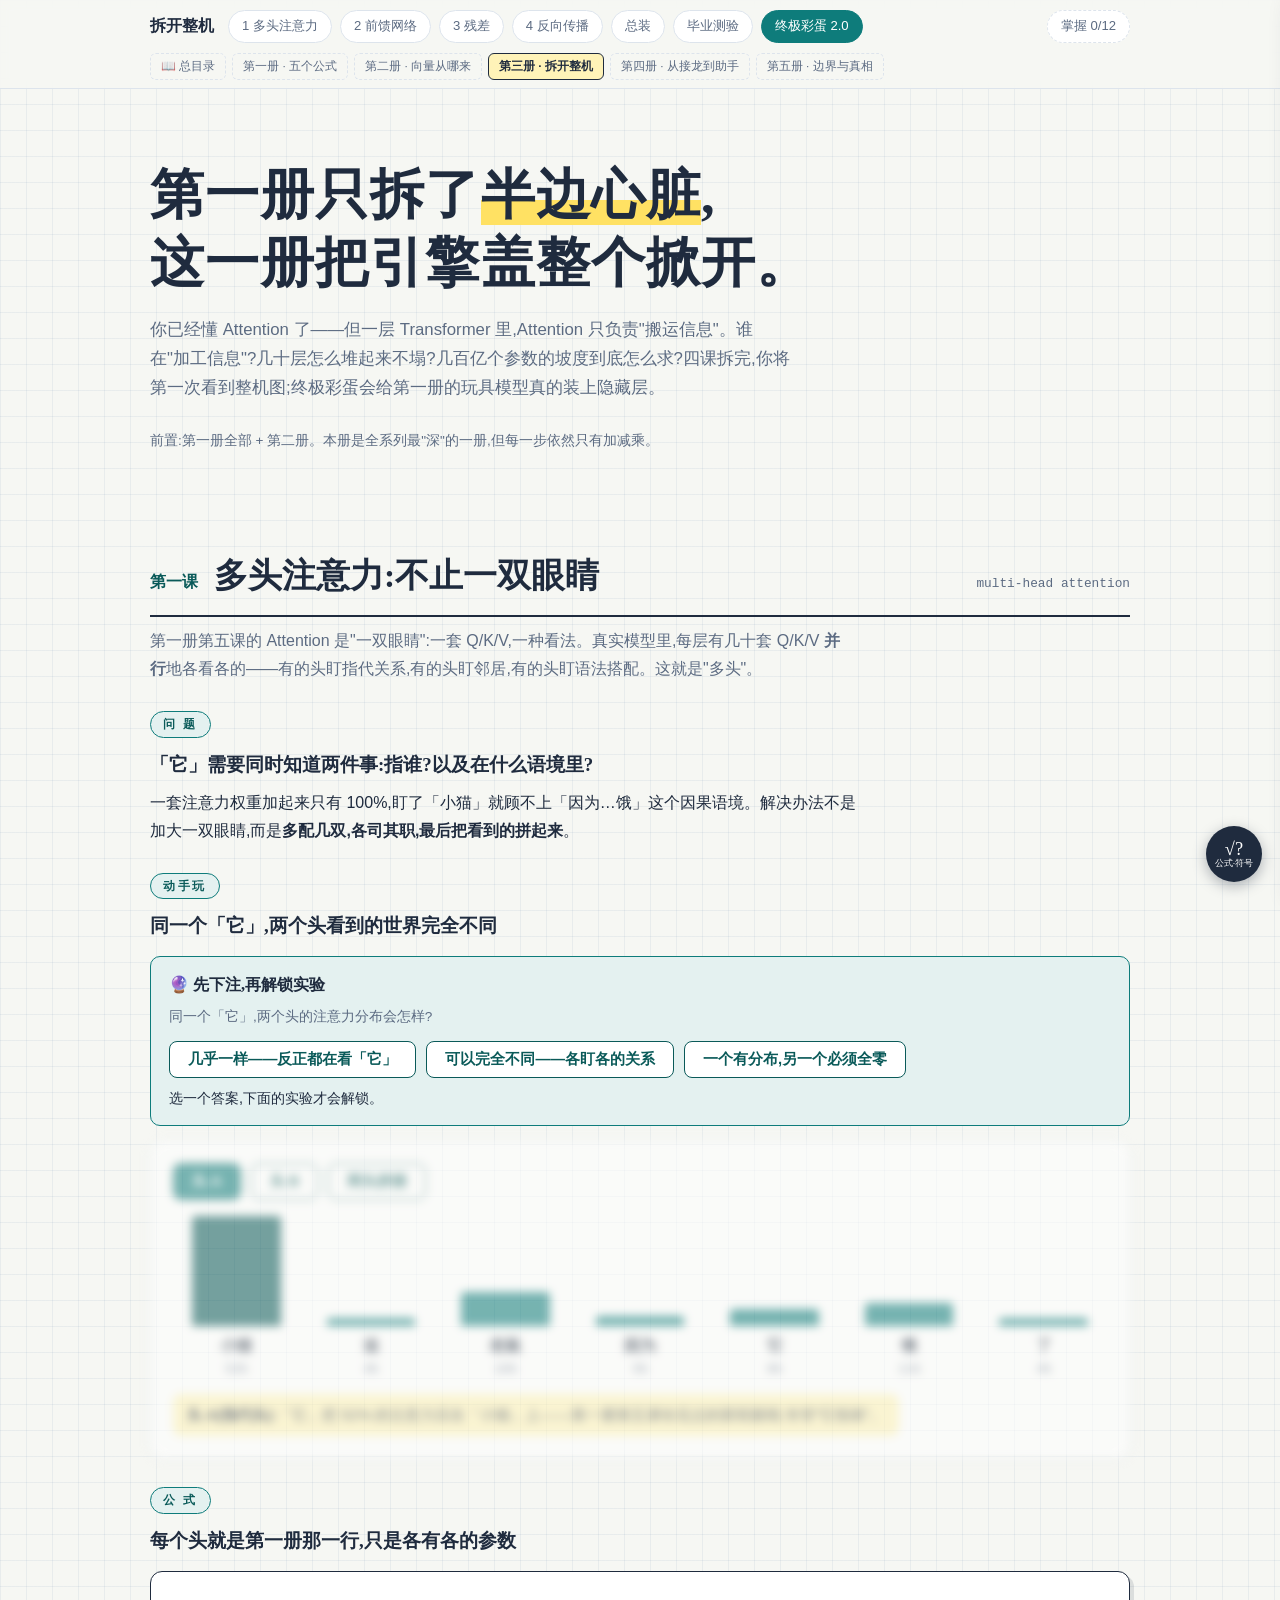
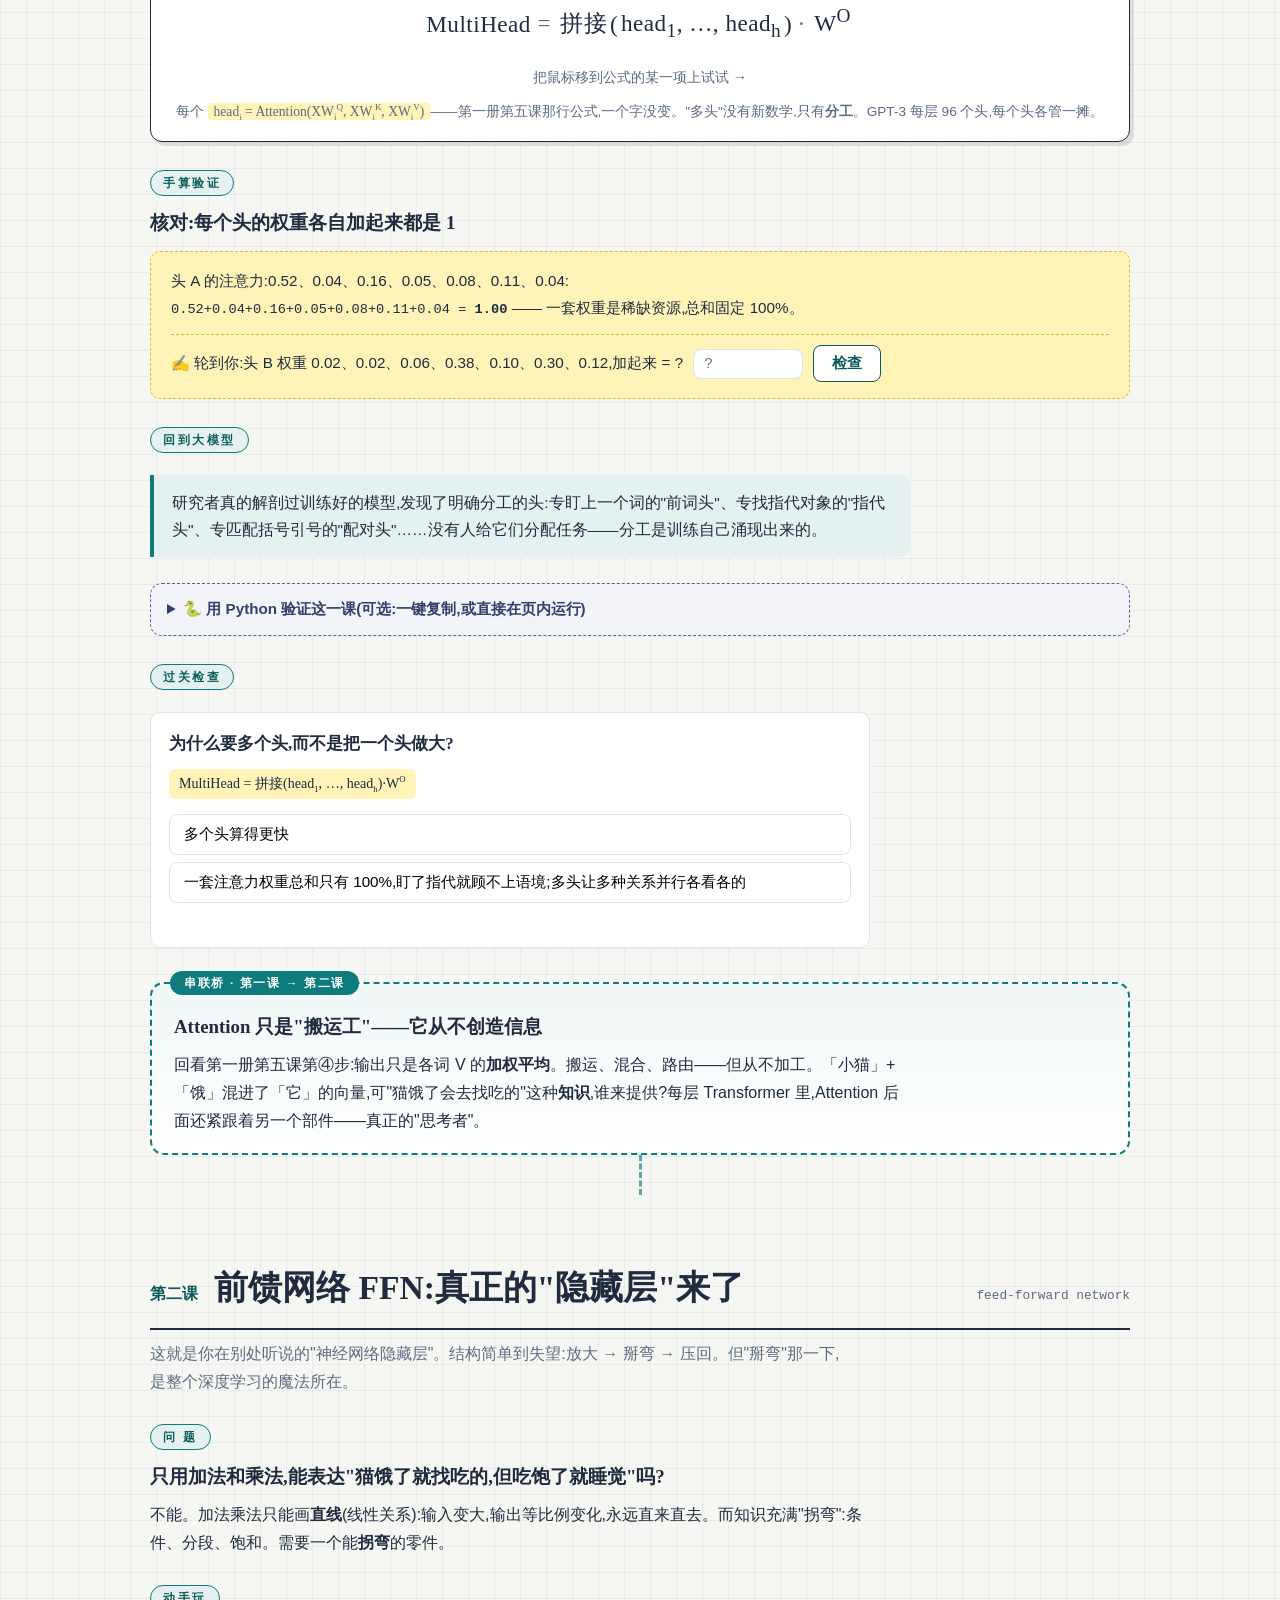
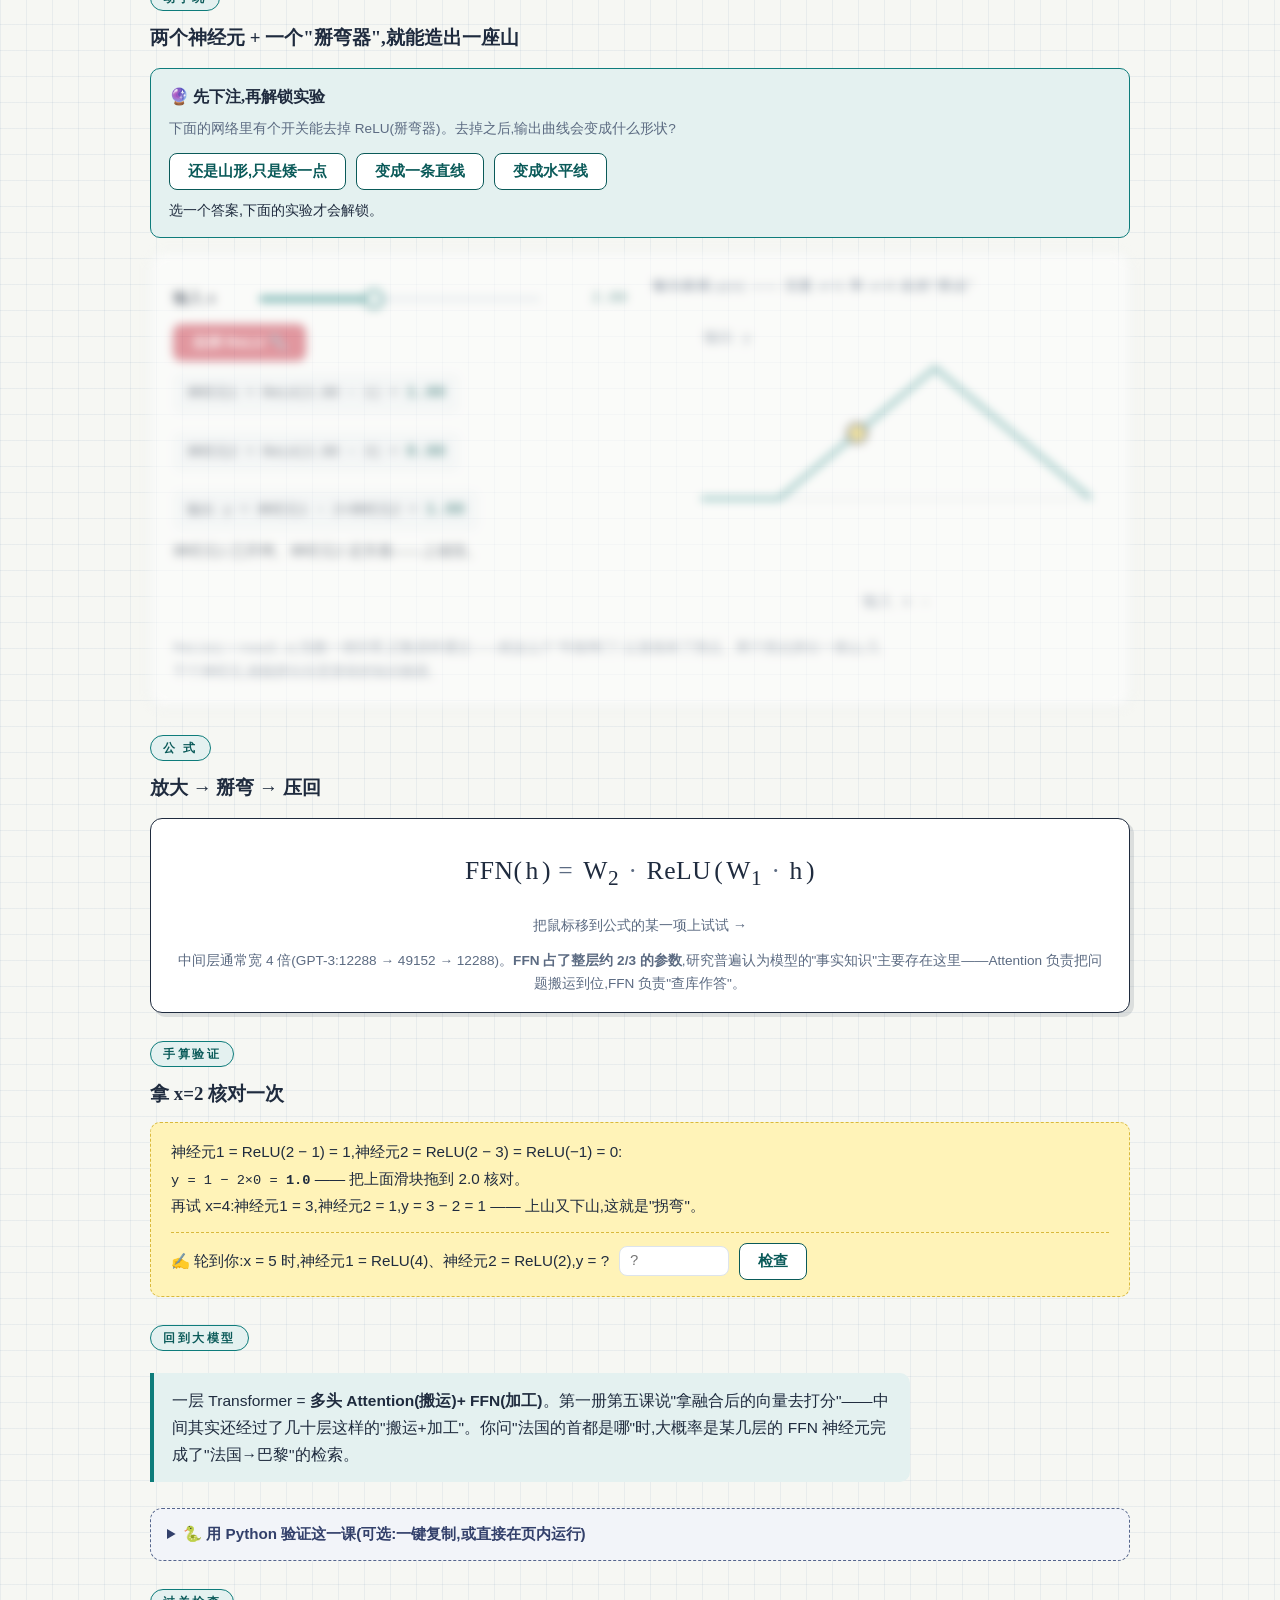
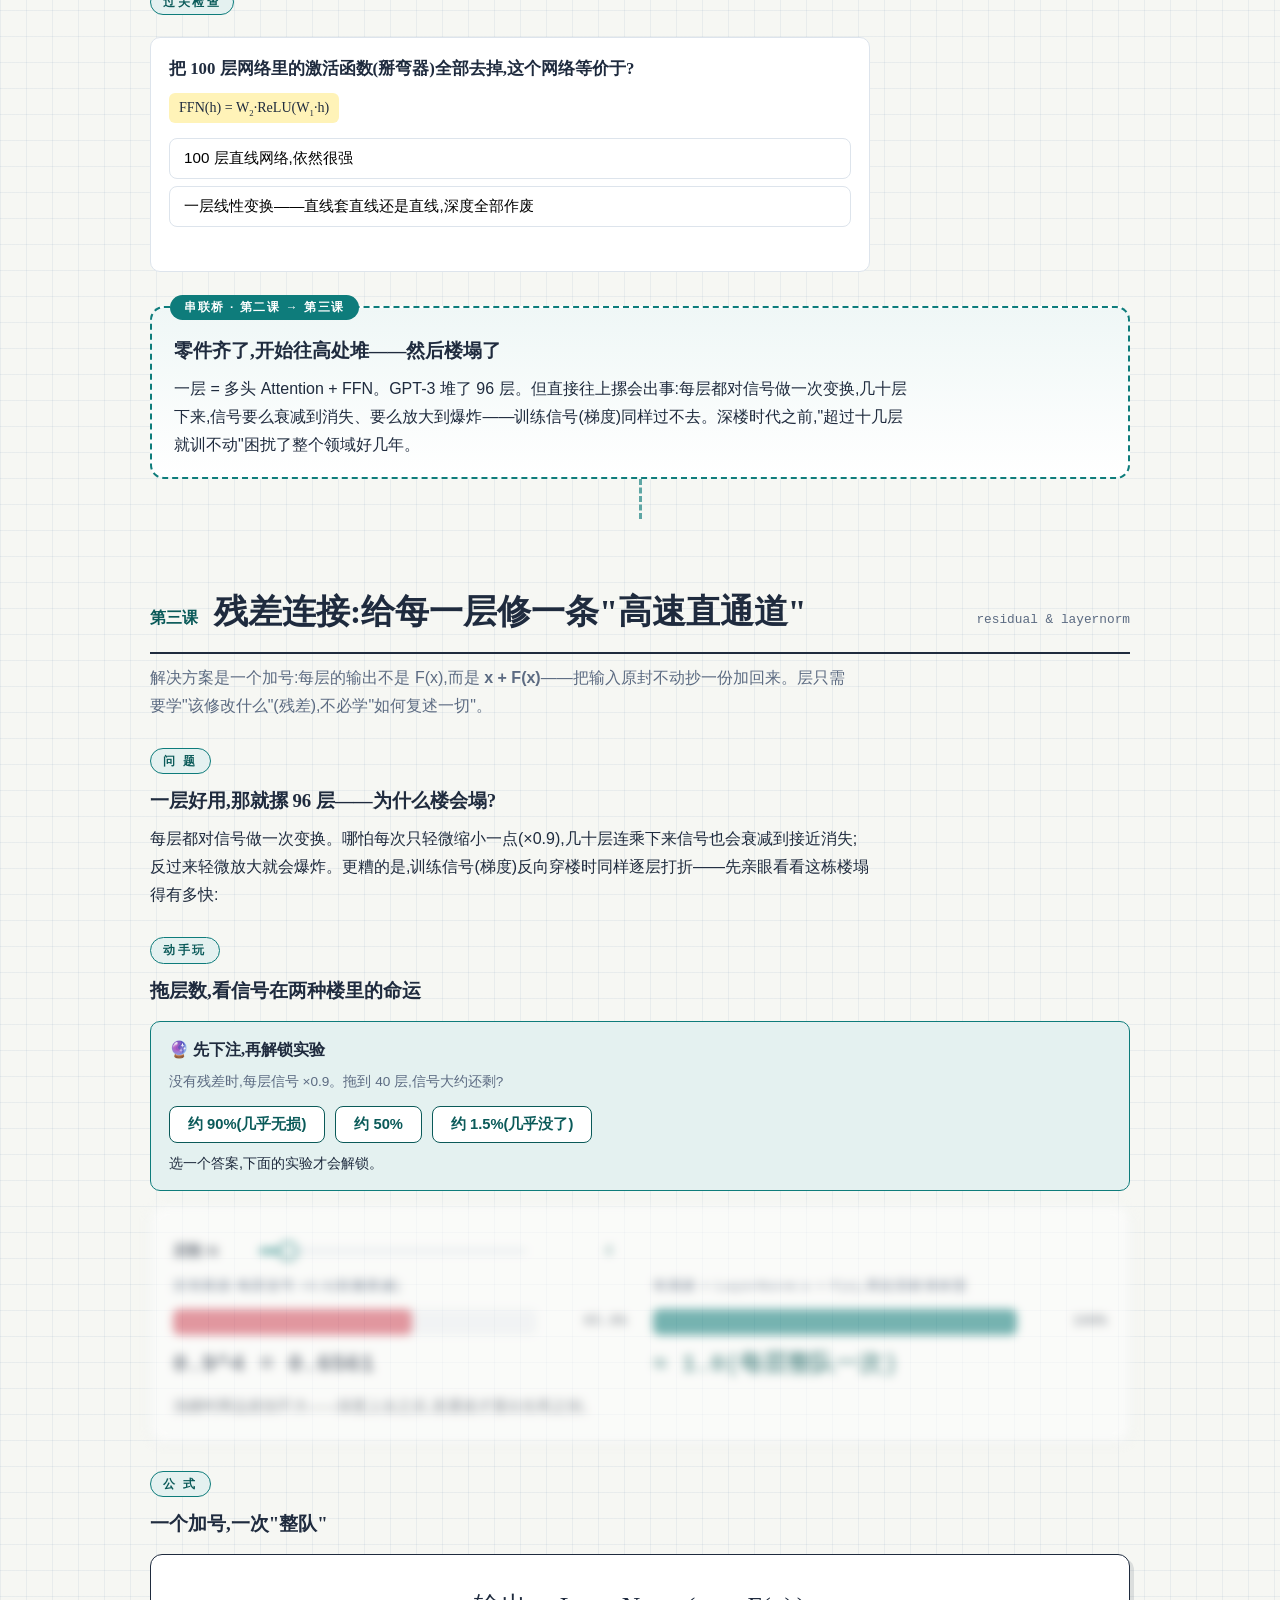
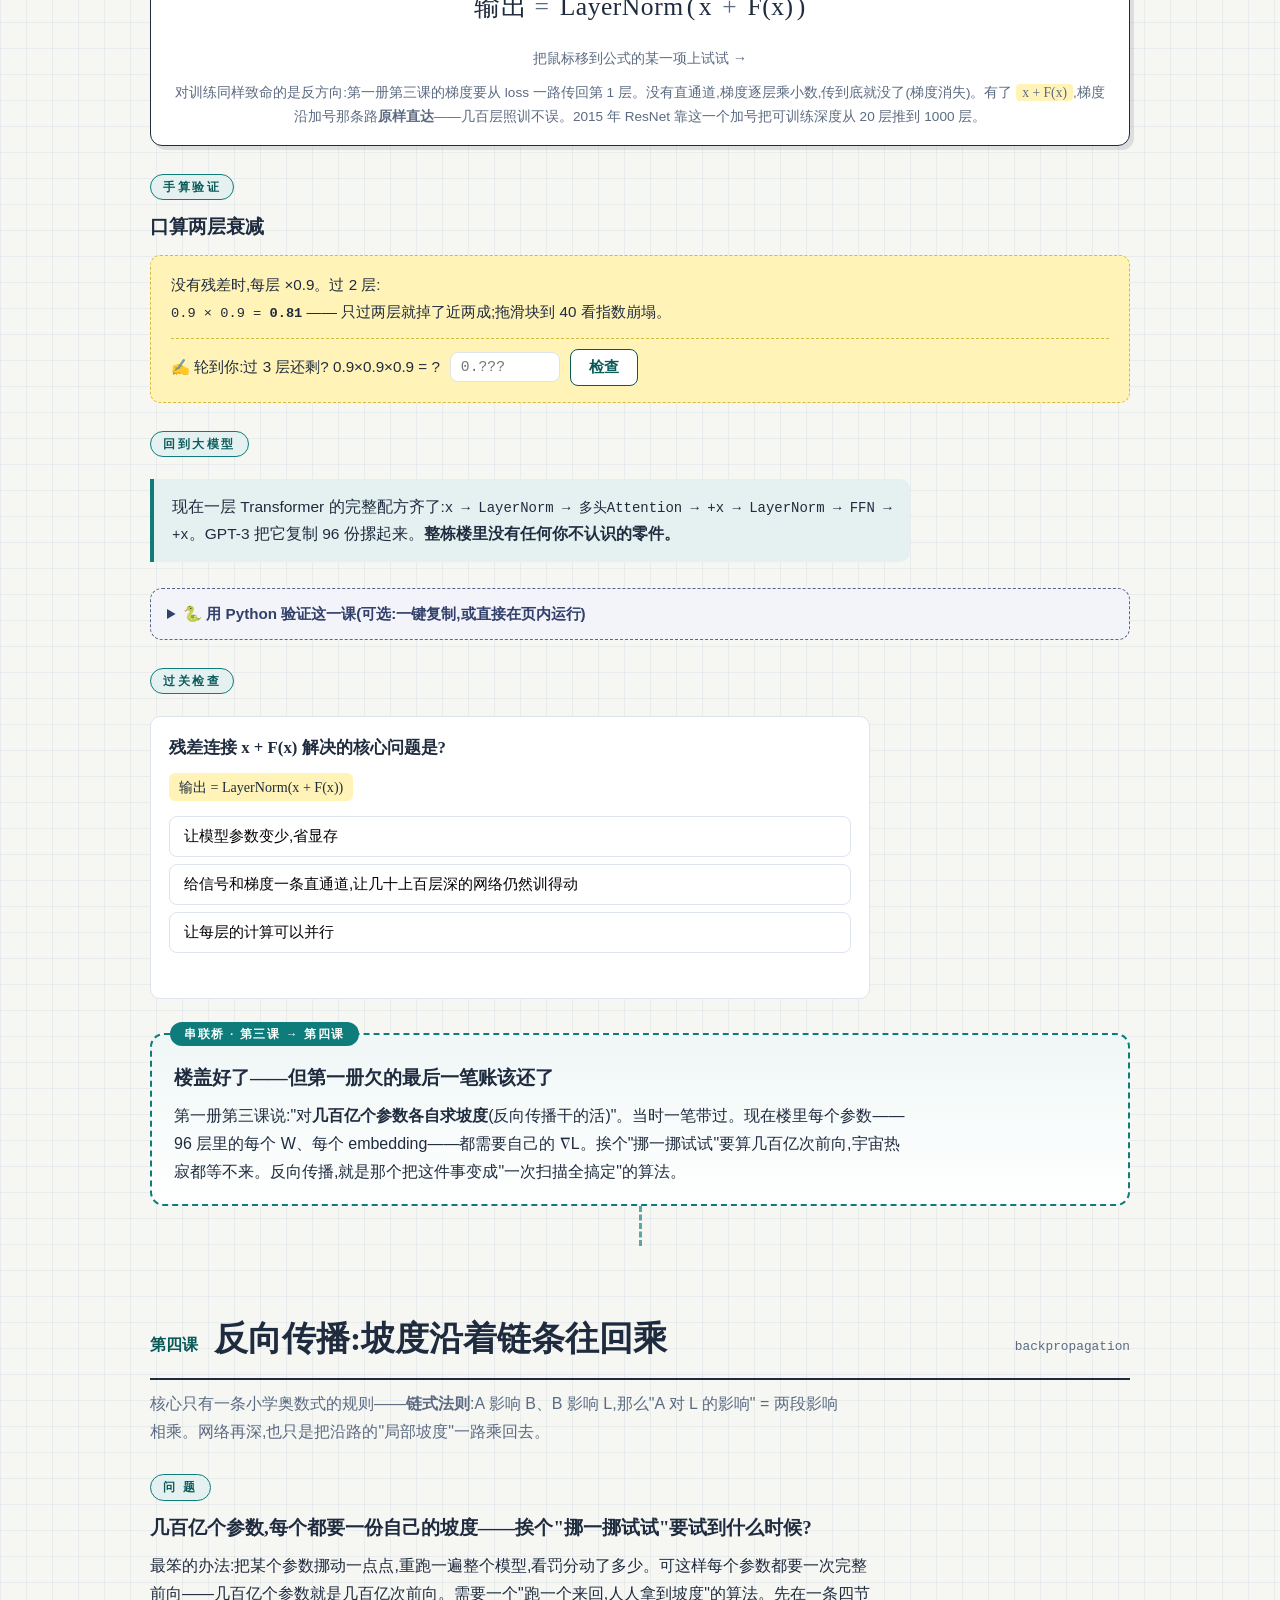
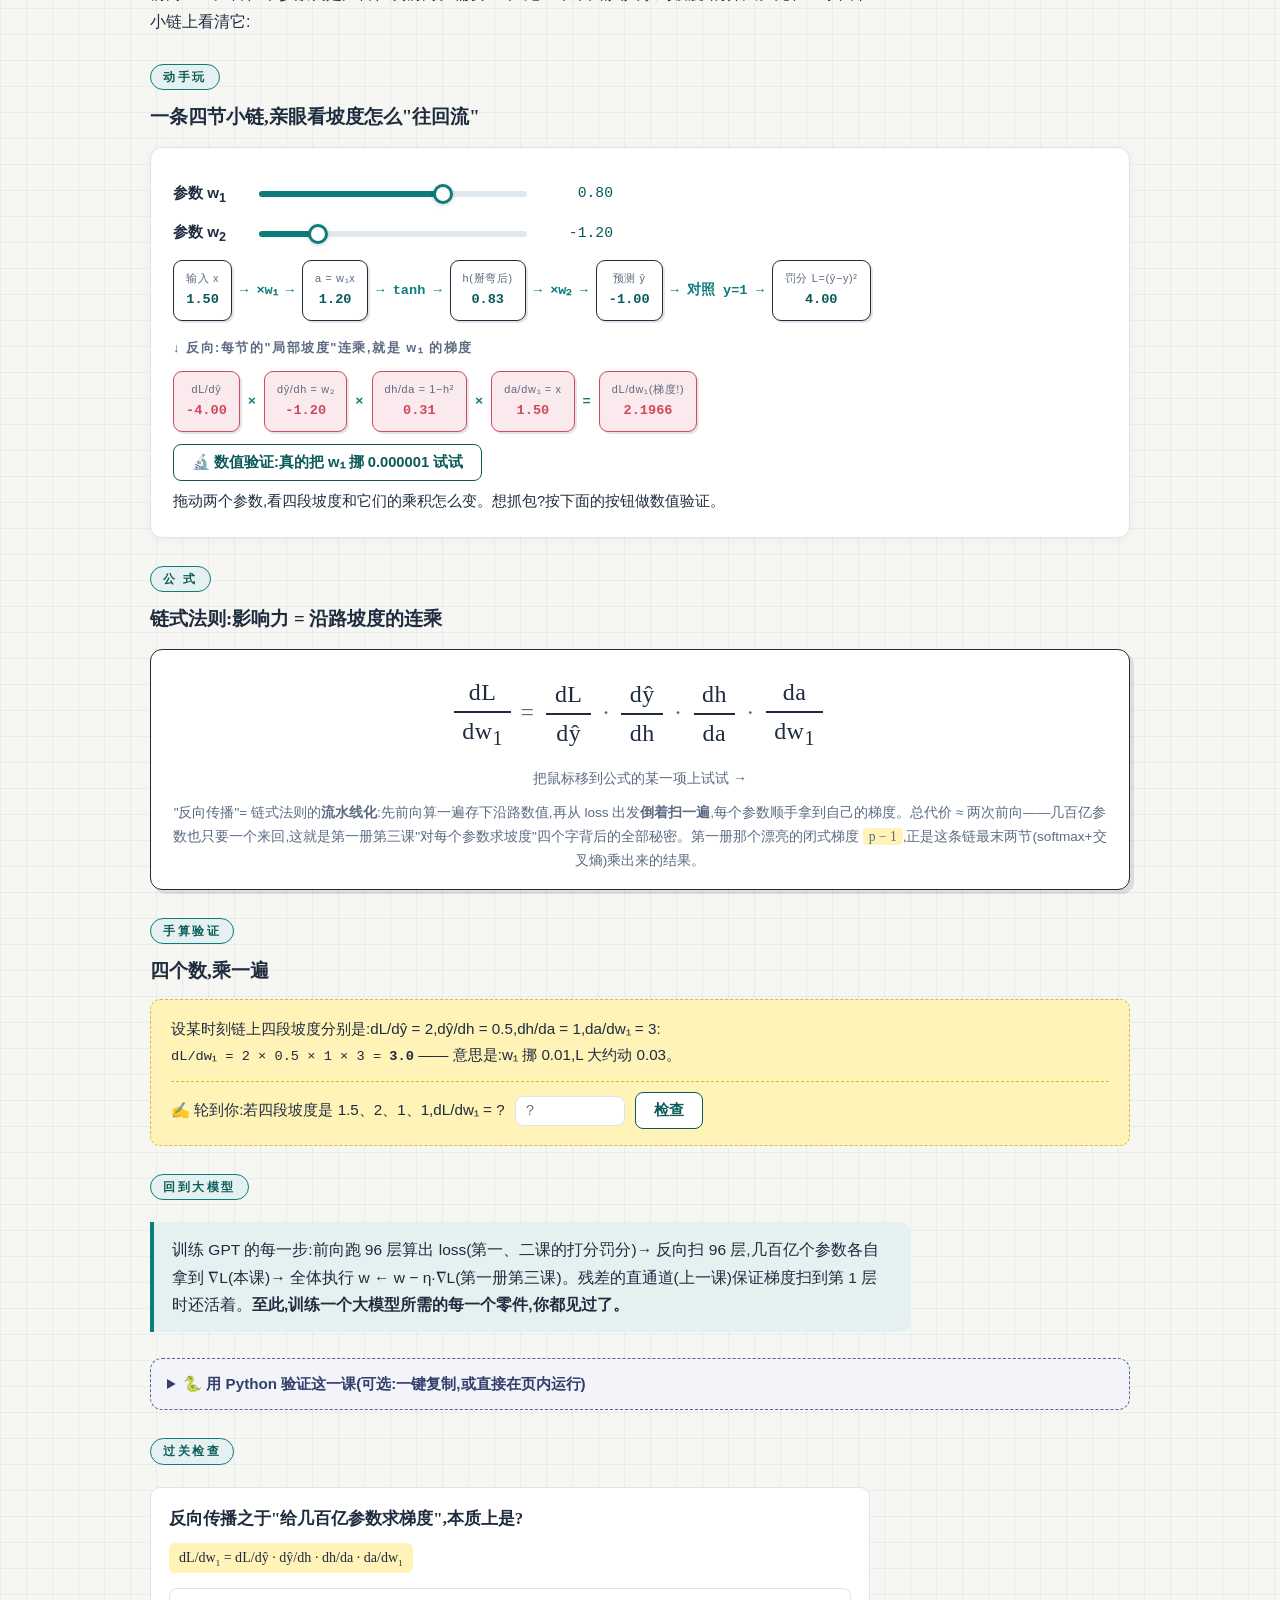
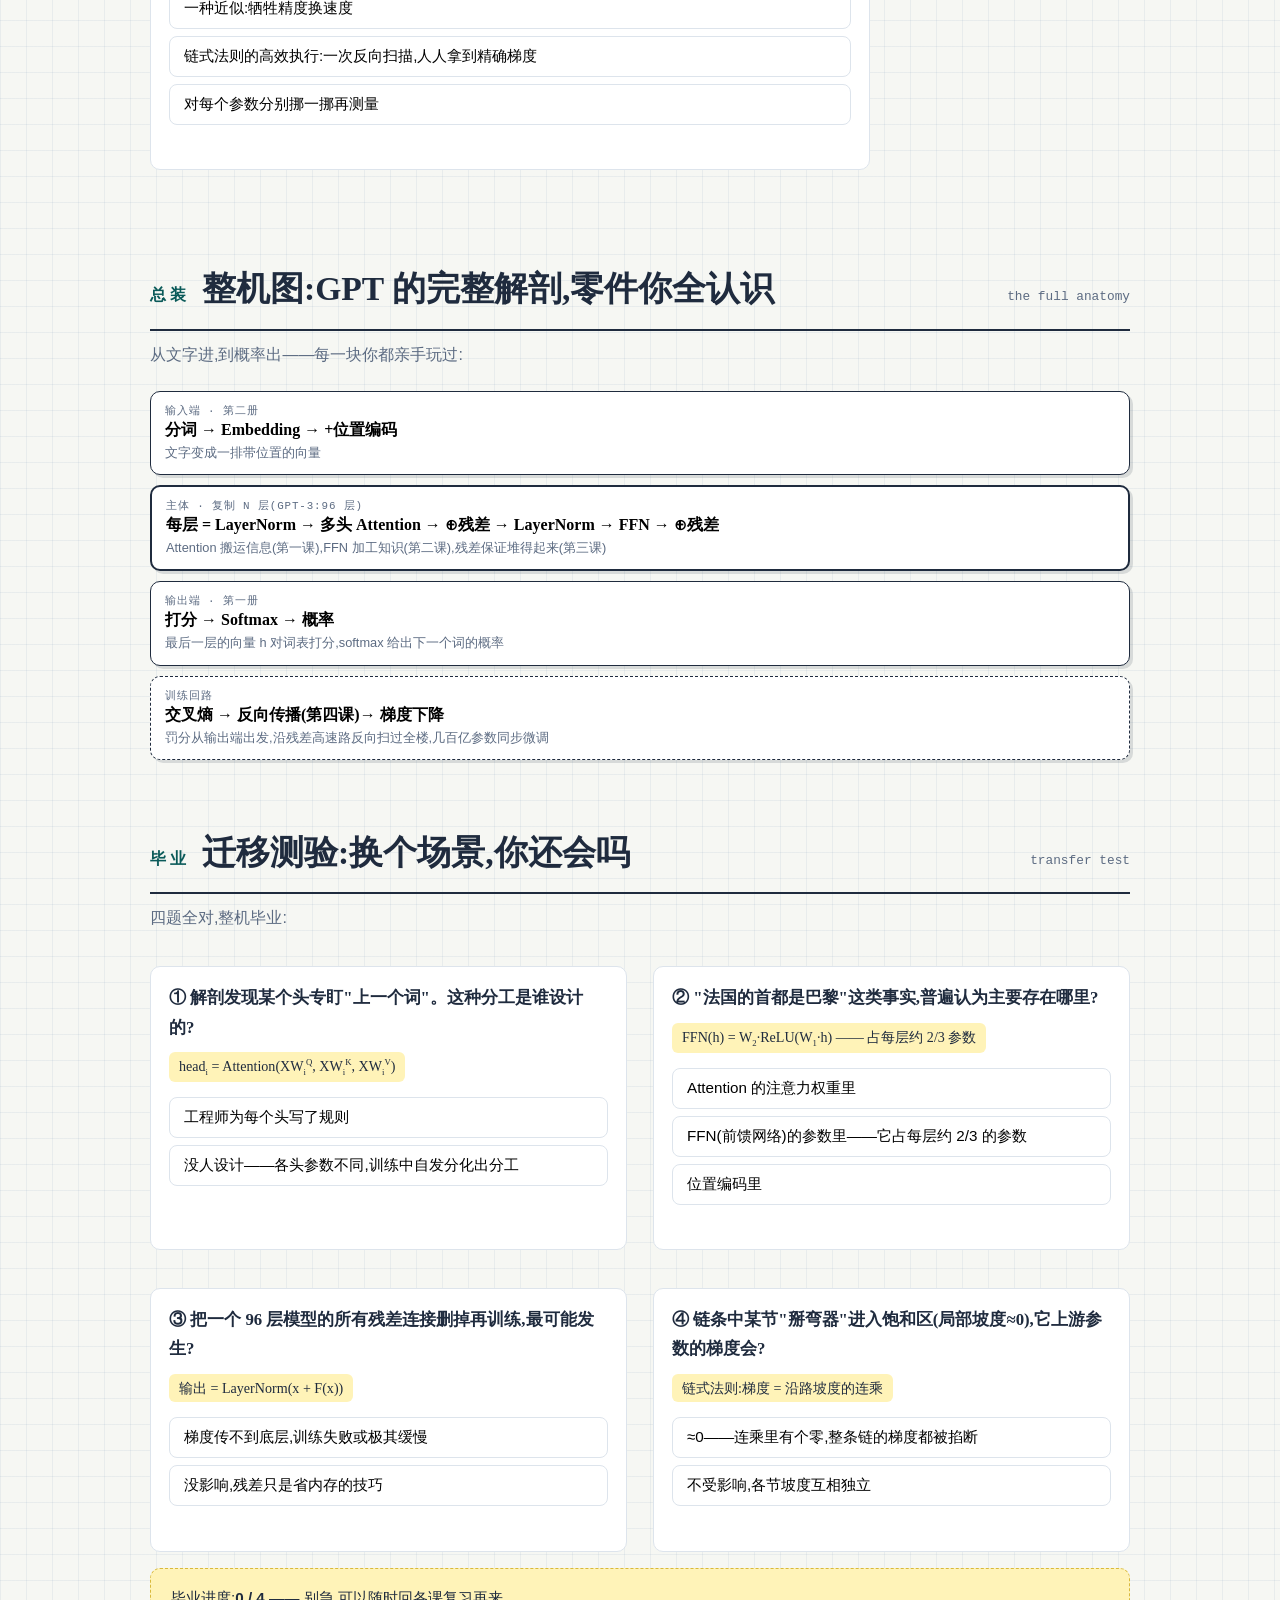
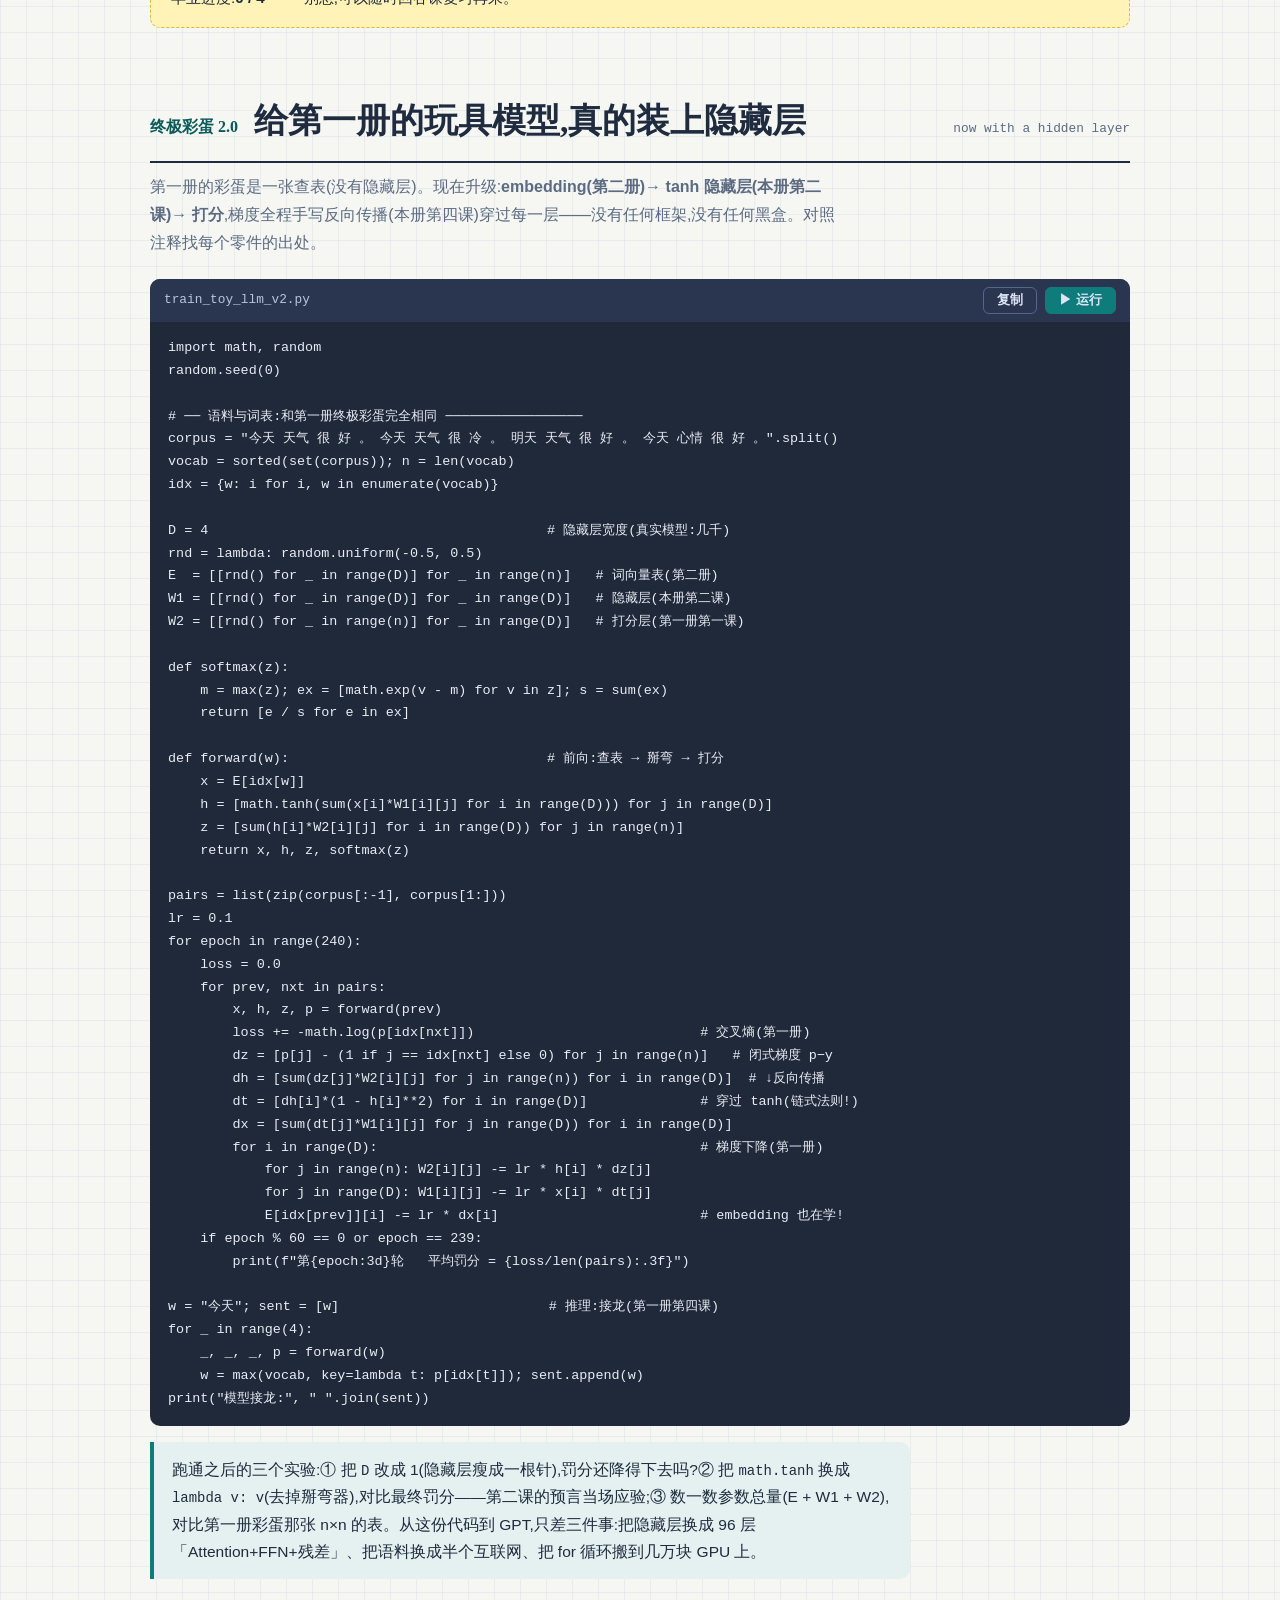
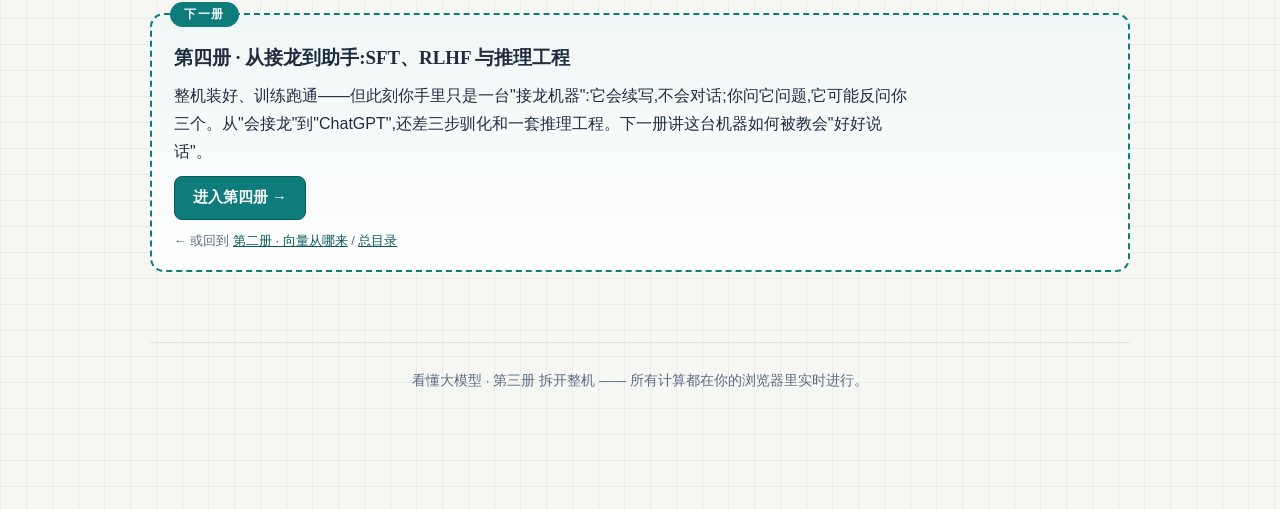
<file: 03-transformer.html>
<!DOCTYPE html>
<html lang="zh-CN">
<head>
<meta charset="UTF-8">
<meta name="viewport" content="width=device-width, initial-scale=1.0">
<title>第三册 · 拆开整机:多头、FFN、残差、反向传播 | 看懂大模型</title>
<link rel="stylesheet" href="assets/style.css">
<style>
.head-note{margin-top:12px;font-size:.94rem;background:var(--marker-soft);border-radius:8px;padding:8px 14px;display:inline-block}
.res-wrap{display:flex;gap:26px;flex-wrap:wrap;margin-top:10px}
.res-box{flex:1;min-width:230px}
.res-big{font-family:var(--mono);font-size:1.5rem;font-weight:700;margin-top:4px}
.res-big.dead{color:var(--red)}
.res-big.ok{color:var(--teal-d)}
.chain-flow{display:flex;gap:8px;flex-wrap:wrap;align-items:center;margin-top:12px;font-family:var(--mono);font-size:.85rem}
.cf-node{background:#fff;border:1.5px solid var(--ink);border-radius:9px;padding:8px 12px;text-align:center;box-shadow:2px 2px 0 rgba(31,43,62,.12)}
.cf-node .cfl{display:block;font-family:var(--sans);font-size:.68rem;color:var(--sub);letter-spacing:.06em}
.cf-node b{color:var(--teal-d)}
.cf-arrow{color:var(--teal);font-weight:900}
.cf-grad{background:var(--red-bg);border-color:var(--red)}
.cf-grad b{color:var(--red)}
</style>
</head>
<body data-prog-total="12">
<nav>
  <div class="nav-in">
    <span class="nav-brand">拆开整机</span>
    <a class="nav-chip" href="#c1" data-nav="c1">1 多头注意力</a>
    <a class="nav-chip" href="#c2" data-nav="c2">2 前馈网络</a>
    <a class="nav-chip" href="#c3" data-nav="c3">3 残差</a>
    <a class="nav-chip" href="#c4" data-nav="c4">4 反向传播</a>
    <a class="nav-chip" href="#c6" data-nav="c6">总装</a>
    <a class="nav-chip" href="#c7" data-nav="c7">毕业测验</a>
    <a class="nav-chip" href="#c8" data-nav="c8">终极彩蛋 2.0</a>
    <span class="nav-chip" id="navProg">掌握 0/12</span>
  </div>
  <div class="series-in">
    <a class="sbook" href="index.html">📖 总目录</a>
    <a class="sbook" href="01-formulas.html">第一册 · 五个公式</a>
    <a class="sbook" href="02-tokens.html">第二册 · 向量从哪来</a>
    <a class="sbook cur" href="03-transformer.html">第三册 · 拆开整机</a>
    <a class="sbook" href="04-assistant.html">第四册 · 从接龙到助手</a>
    <a class="sbook" href="05-limits.html">第五册 · 边界与真相</a>
  </div>
</nav>

<main>
<header class="hero" id="top">
  <h1>第一册只拆了<span class="hl">半边心脏</span>,<br>这一册把引擎盖整个掀开。</h1>
  <p class="lead">你已经懂 Attention 了——但一层 Transformer 里,Attention 只负责"搬运信息"。谁在"加工信息"?几十层怎么堆起来不塌?几百亿个参数的坡度到底怎么求?四课拆完,你将第一次看到整机图;终极彩蛋会给第一册的玩具模型真的装上隐藏层。</p>
  <p class="note">前置:第一册全部 + 第二册。本册是全系列最"深"的一册,但每一步依然只有加减乘。</p>
</header>

<!-- ======================== 第一课 多头注意力 ======================== -->
<section class="chapter" id="c1">
  <div class="ch-head"><span class="ch-no">第一课</span><h2>多头注意力:不止一双眼睛</h2><span class="en">multi-head attention</span></div>
  <p class="ch-lede">第一册第五课的 Attention 是"一双眼睛":一套 Q/K/V,一种看法。真实模型里,每层有几十套 Q/K/V <b>并行</b>地各看各的——有的头盯指代关系,有的头盯邻居,有的头盯语法搭配。这就是"多头"。</p>

  <div class="stage">
    <span class="tag">问 题</span>
    <h3>「它」需要同时知道两件事:指谁?以及在什么语境里?</h3>
    <p>一套注意力权重加起来只有 100%,盯了「小猫」就顾不上「因为…饿」这个因果语境。解决办法不是加大一双眼睛,而是<b>多配几双,各司其职,最后把看到的拼起来</b>。</p>
  </div>

  <div class="stage">
    <span class="tag">动手玩</span>
    <h3>同一个「它」,两个头看到的世界完全不同</h3>
    <div class="gate">
      <h4>🔮 先下注,再解锁实验</h4>
      <p class="small">同一个「它」,两个头的注意力分布会怎样?</p>
      <div class="btn-row"><button class="btn ghost g-opt" data-g="mh" data-i="0">几乎一样——反正都在看「它」</button><button class="btn ghost g-opt" data-g="mh" data-i="1">可以完全不同——各盯各的关系</button><button class="btn ghost g-opt" data-g="mh" data-i="2">一个有分布,另一个必须全零</button></div>
      <div class="gate-res" id="gres-mh">选一个答案,下面的实验才会解锁。</div>
    </div>
    <div class="widget locked" id="lab-mh">
      <div class="btn-row" style="margin-top:0">
        <button class="btn" data-head="A" id="hbA">头 A</button>
        <button class="btn ghost" data-head="B" id="hbB">头 B</button>
        <button class="btn ghost" data-head="C" id="hbC">两头拼接</button>
      </div>
      <div class="attn-cols" id="mhCols" style="margin-top:16px"></div>
      <div class="head-note" id="mhNote"></div>
    </div>
  </div>

  <div class="stage">
    <span class="tag">公 式</span>
    <h3>每个头就是第一册那一行,只是各有各的参数</h3>
    <div class="fbox" id="mhF">
      <div class="formula" style="font-size:clamp(1.05rem,2.6vw,1.45rem)">
        MultiHead<span class="op">=</span><span class="term" data-g="mh-cat" data-tip="<b>拼接(concat)</b>:把每个头的输出向量首尾接在一起——头A看到的'指代'和头B看到的'语境'都保留">拼接</span>(<span class="term" data-g="mh-h1" data-tip="<b>head₁…head_h</b>:每个头都是完整的一次 Attention(Q,K,V),只是各自用一套自己的参数矩阵把输入变成不同的 Q/K/V——所以'看点'不同">head<sub>1</sub>, …, head<sub>h</sub></span>)<span class="op">·</span><span class="term" data-g="mh-wo" data-tip="<b>W<sup>O</sup></b>:输出矩阵,把拼接结果重新混合、压回原来的尺寸——让下一步照常接手">W<sup>O</sup></span>
      </div>
      <div class="tip" id="mhTip">把鼠标移到公式的某一项上试试 →</div>
      <div class="fnote">每个 <code class="mi">head<sub>i</sub> = Attention(XW<sub>i</sub><sup>Q</sup>, XW<sub>i</sub><sup>K</sup>, XW<sub>i</sub><sup>V</sup>)</code>——第一册第五课那行公式,一个字没变。"多头"没有新数学,只有<b>分工</b>。GPT-3 每层 96 个头,每个头各管一摊。</div>
    </div>
  </div>

  <div class="stage">
    <span class="tag">手算验证</span>
    <h3>核对:每个头的权重各自加起来都是 1</h3>
    <div class="verify">
      头 A 的注意力:0.52、0.04、0.16、0.05、0.08、0.11、0.04:<br>
      <span class="mono">0.52+0.04+0.16+0.05+0.08+0.11+0.04 = <b>1.00</b></span> —— 一套权重是稀缺资源,总和固定 100%。
      <div class="try" data-exp="1" data-tol="0.01" data-key="t0"><span>✍️ 轮到你:头 B 权重 0.02、0.02、0.06、0.38、0.10、0.30、0.12,加起来 = ?</span><input type="number" step="0.01" class="t-in" placeholder="?"><button class="btn ghost t-btn">检查</button><span class="t-fb"></span></div>
    </div>
  </div>

  <div class="stage">
    <span class="tag">回到大模型</span>
    <div class="backline">研究者真的解剖过训练好的模型,发现了明确分工的头:专盯上一个词的"前词头"、专找指代对象的"指代头"、专匹配括号引号的"配对头"……没有人给它们分配任务——分工是训练自己涌现出来的。</div>
  </div>

  <details class="pydet">
    <summary>🐍 用 Python 验证这一课(可选:一键复制,或直接在页内运行)</summary><div class="pynote">点「▶ 运行」在浏览器里真跑(首次需联网下载引擎,约 10~20 秒);也可复制到本地。只用标准库。</div>
    <div class="pyblock">
      <div class="pyhead"><span class="pl">lesson1_multihead.py</span><button class="pybtn py-copy">复制</button><button class="pybtn run py-run">▶ 运行</button></div>
      <pre class="pycode">import math

def softmax(xs):
    ex = [math.exp(x) for x in xs]; s = sum(ex)
    return [e / s for e in ex]

words = ["小猫", "追", "老鼠", "因为", "它", "饿"]
# 同一个「它」,两个头各有一套 K(来自不同的参数矩阵 W_K)
K_headA = [[1.8,0.6],[0.2,0.1],[0.9,-0.5],[0.1,0.2],[0.5,1.0],[0.4,0.3]]   # 指代头
K_headB = [[0.1,0.2],[0.3,0.1],[0.2,0.3],[1.5,0.8],[0.6,0.4],[1.6,0.7]]   # 语境头
q = [2.0, 0.4]                                 # 「它」的查询向量

for name, K in [("头A(指代)", K_headA), ("头B(语境)", K_headB)]:
    w = softmax([(q[0]*k[0] + q[1]*k[1]) / math.sqrt(2) for k in K])
    top = words[w.index(max(w))]
    print(name, " ".join(f"{x}:{p:.0%}" for x, p in zip(words, w)), "→ 最关注:", top)
# 同一个 q,不同的 K 参数 → 完全不同的关注点。拼接后两种信息都保留。</pre>
      <pre class="pyout" hidden></pre>
    </div>
  </details>

  <div class="stage"><span class="tag">过关检查</span>
    <div class="quiz" data-key="q1" data-fbok="正确——一套权重和为 100%,注意力是稀缺资源;多头让不同关系各占一双眼睛。" data-fbbad="回看动手玩:头A 和头B 的权重各自加起来都是 100%,它们互相挤占吗?">
      <h3>为什么要多个头,而不是把一个头做大?</h3><div><span class="q-fml">MultiHead = 拼接(head<sub>1</sub>, …, head<sub>h</sub>)·W<sup>O</sup></span></div><button class="q-opt" data-ok="0">多个头算得更快</button><button class="q-opt" data-ok="1">一套注意力权重总和只有 100%,盯了指代就顾不上语境;多头让多种关系并行各看各的</button><div class="q-fb"></div>
    </div>
  </div>
</section>

<div class="bridge">
  <span class="btag">串联桥 · 第一课 → 第二课</span>
  <h3>Attention 只是"搬运工"——它从不创造信息</h3>
  <p>回看第一册第五课第④步:输出只是各词 V 的<b>加权平均</b>。搬运、混合、路由——但从不加工。「小猫」+「饿」混进了「它」的向量,可"猫饿了会去找吃的"这种<b>知识</b>,谁来提供?每层 Transformer 里,Attention 后面还紧跟着另一个部件——真正的"思考者"。</p>
</div>
<div class="bridge-link"></div>

<!-- ======================== 第二课 前馈网络 ======================== -->
<section class="chapter" id="c2">
  <div class="ch-head"><span class="ch-no">第二课</span><h2>前馈网络 FFN:真正的"隐藏层"来了</h2><span class="en">feed-forward network</span></div>
  <p class="ch-lede">这就是你在别处听说的"神经网络隐藏层"。结构简单到失望:放大 → 掰弯 → 压回。但"掰弯"那一下,是整个深度学习的魔法所在。</p>

  <div class="stage">
    <span class="tag">问 题</span>
    <h3>只用加法和乘法,能表达"猫饿了就找吃的,但吃饱了就睡觉"吗?</h3>
    <p>不能。加法乘法只能画<b>直线</b>(线性关系):输入变大,输出等比例变化,永远直来直去。而知识充满"拐弯":条件、分段、饱和。需要一个能<b>拐弯</b>的零件。</p>
  </div>

  <div class="stage">
    <span class="tag">动手玩</span>
    <h3>两个神经元 + 一个"掰弯器",就能造出一座山</h3>
    <div class="gate">
      <h4>🔮 先下注,再解锁实验</h4>
      <p class="small">下面的网络里有个开关能去掉 ReLU(掰弯器)。去掉之后,输出曲线会变成什么形状?</p>
      <div class="btn-row"><button class="btn ghost g-opt" data-g="ffn" data-i="0">还是山形,只是矮一点</button><button class="btn ghost g-opt" data-g="ffn" data-i="1">变成一条直线</button><button class="btn ghost g-opt" data-g="ffn" data-i="2">变成水平线</button></div>
      <div class="gate-res" id="gres-ffn">选一个答案,下面的实验才会解锁。</div>
    </div>
    <div class="widget locked" id="lab-ffn">
      <div class="w-grid">
        <div>
          <div class="slider-row"><label>输入 x</label><input type="range" id="ffnX" min="0" max="5" step="0.05" value="2"><span class="val" id="ffnXv">2.00</span></div>
          <div class="btn-row"><button class="btn warn" id="ffnRelu">去掉 ReLU 🔧</button></div>
          <div class="readout" style="margin-top:12px">
            <div class="cell">神经元1 = <span id="ffnH1e"></span> = <b id="ffnH1">—</b></div>
            <div class="cell">神经元2 = <span id="ffnH2e"></span> = <b id="ffnH2">—</b></div>
            <div class="cell">输出 y = 神经元1 − 2×神经元2 = <b id="ffnY">—</b></div>
          </div>
          <div class="gd-msg" id="ffnMsg"></div>
        </div>
        <div>
          <div class="w-title" id="ffnTitle">输出曲线:y(x) —— 注意 x=1 和 x=3 处的"拐点"</div>
          <svg id="ffnSvg" viewBox="0 0 340 230" width="100%"></svg>
        </div>
      </div>
      <p class="small" style="margin-top:10px">ReLU(x) = max(0, x):负数一律归零,正数原样通过——就这么个"半路闸门",让直线有了拐点。两个拐点拼出一座山;几千个神经元,就能拼出任意形状的知识曲面。</p>
    </div>
  </div>

  <div class="stage">
    <span class="tag">公 式</span>
    <h3>放大 → 掰弯 → 压回</h3>
    <div class="fbox" id="ffnF">
      <div class="formula" style="font-size:clamp(1.15rem,2.8vw,1.6rem)">
        FFN(<span class="term" data-g="ffn-h" data-tip="<b>h</b>:Attention 混合完上下文的向量——第一册第五课的输出,这里是 FFN 的输入">h</span>)<span class="op">=</span><span class="term" data-g="ffn-w2" data-tip="<b>W₂</b>:压回矩阵,把放大后的中间结果压回原尺寸,好交给下一层">W<sub>2</sub></span><span class="op">·</span><span class="term" data-g="ffn-relu" data-tip="<b>ReLU / GELU</b>:掰弯器(激活函数)。没有它,一百层网络会塌缩成一层——你刚在实验里亲眼见过直线">ReLU</span>(<span class="term" data-g="ffn-w1" data-tip="<b>W₁</b>:放大矩阵,先把向量投进一个宽 4 倍的空间——神经元越多,能拼的拐点越多">W<sub>1</sub></span><span class="op">·</span><span class="term" data-g="ffn-h" data-tip="<b>h</b>:Attention 的输出向量">h</span>)
      </div>
      <div class="tip" id="ffnTip">把鼠标移到公式的某一项上试试 →</div>
      <div class="fnote">中间层通常宽 4 倍(GPT-3:12288 → 49152 → 12288)。<b>FFN 占了整层约 2/3 的参数</b>,研究普遍认为模型的"事实知识"主要存在这里——Attention 负责把问题搬运到位,FFN 负责"查库作答"。</div>
    </div>
  </div>

  <div class="stage">
    <span class="tag">手算验证</span>
    <h3>拿 x=2 核对一次</h3>
    <div class="verify">
      神经元1 = ReLU(2 − 1) = 1,神经元2 = ReLU(2 − 3) = ReLU(−1) = 0:<br>
      <span class="mono">y = 1 − 2×0 = <b>1.0</b></span> —— 把上面滑块拖到 2.0 核对。<br>
      再试 x=4:神经元1 = 3,神经元2 = 1,y = 3 − 2 = 1 —— 上山又下山,这就是"拐弯"。
      <div class="try" data-exp="0" data-tol="0.01" data-key="t2"><span>✍️ 轮到你:x = 5 时,神经元1 = ReLU(4)、神经元2 = ReLU(2),y = ?</span><input type="number" step="0.01" class="t-in" placeholder="?"><button class="btn ghost t-btn">检查</button><span class="t-fb"></span></div>
    </div>
  </div>

  <div class="stage">
    <span class="tag">回到大模型</span>
    <div class="backline">一层 Transformer = <b>多头 Attention(搬运)+ FFN(加工)</b>。第一册第五课说"拿融合后的向量去打分"——中间其实还经过了几十层这样的"搬运+加工"。你问"法国的首都是哪"时,大概率是某几层的 FFN 神经元完成了"法国→巴黎"的检索。</div>
  </div>

  <details class="pydet">
    <summary>🐍 用 Python 验证这一课(可选:一键复制,或直接在页内运行)</summary>
    <div class="pyblock">
      <div class="pyhead"><span class="pl">lesson2_ffn.py</span><button class="pybtn py-copy">复制</button><button class="pybtn run py-run">▶ 运行</button></div>
      <pre class="pycode">relu = lambda v: max(0.0, v)

def ffn(x, bend=True):                         # 两个神经元的迷你 FFN
    g = relu if bend else (lambda v: v)        # bend=False 就是"去掉掰弯器"
    h1, h2 = g(x - 1), g(x - 3)
    return h1 - 2 * h2

print("x     有ReLU   没ReLU")
for x in [0, 1, 2, 3, 4, 5]:
    print(f"{x}      {ffn(x):5.1f}   {ffn(x, bend=False):5.1f}")
# 有 ReLU:0 0 1 2 1 0 —— 一座山(非线性!)
# 没 ReLU:(x-1)-2(x-3) = -x+5 —— 永远是直线。
# 没有激活函数,叠 100 层也只是直线套直线 = 还是直线。</pre>
      <pre class="pyout" hidden></pre>
    </div>
  </details>

  <div class="stage"><span class="tag">过关检查</span>
    <div class="quiz" data-key="q2" data-fbok="正确——直线套直线还是直线;掰弯器是深度的前提。" data-fbbad="试试代码里 bend=False 的那列:两层线性变换合并后等于什么?">
      <h3>把 100 层网络里的激活函数(掰弯器)全部去掉,这个网络等价于?</h3><div><span class="q-fml">FFN(h) = W<sub>2</sub>·ReLU(W<sub>1</sub>·h)</span></div><button class="q-opt" data-ok="0">100 层直线网络,依然很强</button><button class="q-opt" data-ok="1">一层线性变换——直线套直线还是直线,深度全部作废</button><div class="q-fb"></div>
    </div>
  </div>
</section>

<div class="bridge">
  <span class="btag">串联桥 · 第二课 → 第三课</span>
  <h3>零件齐了,开始往高处堆——然后楼塌了</h3>
  <p>一层 = 多头 Attention + FFN。GPT-3 堆了 96 层。但直接往上摞会出事:每层都对信号做一次变换,几十层下来,信号要么衰减到消失、要么放大到爆炸——训练信号(梯度)同样过不去。深楼时代之前,"超过十几层就训不动"困扰了整个领域好几年。</p>
</div>
<div class="bridge-link"></div>

<!-- ======================== 第三课 残差与 LayerNorm ======================== -->
<section class="chapter" id="c3">
  <div class="ch-head"><span class="ch-no">第三课</span><h2>残差连接:给每一层修一条"高速直通道"</h2><span class="en">residual & layernorm</span></div>
  <p class="ch-lede">解决方案是一个加号:每层的输出不是 F(x),而是 <b>x + F(x)</b>——把输入原封不动抄一份加回来。层只需要学"该修改什么"(残差),不必学"如何复述一切"。</p>

  <div class="stage">
    <span class="tag">问 题</span>
    <h3>一层好用,那就摞 96 层——为什么楼会塌?</h3>
    <p>每层都对信号做一次变换。哪怕每次只轻微缩小一点(×0.9),几十层连乘下来信号也会衰减到接近消失;反过来轻微放大就会爆炸。更糟的是,训练信号(梯度)反向穿楼时同样逐层打折——先亲眼看看这栋楼塌得有多快:</p>
  </div>

  <div class="stage">
    <span class="tag">动手玩</span>
    <h3>拖层数,看信号在两种楼里的命运</h3>
    <div class="gate">
      <h4>🔮 先下注,再解锁实验</h4>
      <p class="small">没有残差时,每层信号 ×0.9。拖到 40 层,信号大约还剩?</p>
      <div class="btn-row"><button class="btn ghost g-opt" data-g="res" data-i="0">约 90%(几乎无损)</button><button class="btn ghost g-opt" data-g="res" data-i="1">约 50%</button><button class="btn ghost g-opt" data-g="res" data-i="2">约 1.5%(几乎没了)</button></div>
      <div class="gate-res" id="gres-res">选一个答案,下面的实验才会解锁。</div>
    </div>
    <div class="widget locked" id="lab-res">
      <div class="slider-row" style="max-width:440px"><label>层数 N</label><input type="range" id="resN" min="1" max="40" step="1" value="4"><span class="val" id="resNv">4</span></div>
      <div class="res-wrap">
        <div class="res-box">
          <div class="w-title">没有残差:每层信号 ×0.9(轻微衰减)</div>
          <div class="bar-row" style="grid-template-columns:1fr 5em"><div class="bar-track"><div class="bar-fill" id="resB1" style="background:#D1495B"></div></div><span class="pv" id="resP1"></span></div>
          <div class="res-big" id="resV1"></div>
        </div>
        <div class="res-box">
          <div class="w-title">有残差 + LayerNorm:x + F(x),再拉回标准体型</div>
          <div class="bar-row" style="grid-template-columns:1fr 5em"><div class="bar-track"><div class="bar-fill" id="resB2"></div></div><span class="pv" id="resP2"></span></div>
          <div class="res-big ok" id="resV2"></div>
        </div>
      </div>
      <div class="gd-msg" id="resMsg"></div>
    </div>
  </div>

  <div class="stage">
    <span class="tag">公 式</span>
    <h3>一个加号,一次"整队"</h3>
    <div class="fbox" id="resF">
      <div class="formula" style="font-size:clamp(1.15rem,2.8vw,1.6rem)">
        输出<span class="op">=</span><span class="term" data-g="res-ln" data-tip="<b>LayerNorm</b>:把向量的数值拉回标准范围(均值 0、方差 1)——像每过一层就'整队'一次,防止数值越走越飘">LayerNorm</span>(<span class="term" data-g="res-x" data-tip="<b>x</b>:这一层的输入,原封不动抄一份——'高速直通道'。信息和梯度都能沿它无损直达任何一层">x</span><span class="op">+</span><span class="term" data-g="res-f" data-tip="<b>F(x)</b>:这一层真正算出来的修改量(先 Attention 后 FFN 各来一次)。层学的不再是'如何复述一切',只是'该改什么'——这也是'残差'一词的含义">F(x)</span>)
      </div>
      <div class="tip" id="resTip">把鼠标移到公式的某一项上试试 →</div>
      <div class="fnote">对训练同样致命的是反方向:第一册第三课的梯度要从 loss 一路传回第 1 层。没有直通道,梯度逐层乘小数,传到底就没了(梯度消失)。有了 <code class="mi">x + F(x)</code>,梯度沿加号那条路<b>原样直达</b>——几百层照训不误。2015 年 ResNet 靠这一个加号把可训练深度从 20 层推到 1000 层。</div>
    </div>
  </div>

  <div class="stage">
    <span class="tag">手算验证</span>
    <h3>口算两层衰减</h3>
    <div class="verify">
      没有残差时,每层 ×0.9。过 2 层:<br>
      <span class="mono">0.9 × 0.9 = <b>0.81</b></span> —— 只过两层就掉了近两成;拖滑块到 40 看指数崩塌。
      <div class="try" data-exp="0.729" data-tol="0.01" data-key="t3"><span>✍️ 轮到你:过 3 层还剩? 0.9×0.9×0.9 = ?</span><input type="number" step="0.001" class="t-in" placeholder="0.???"><button class="btn ghost t-btn">检查</button><span class="t-fb"></span></div>
    </div>
  </div>

  <div class="stage">
    <span class="tag">回到大模型</span>
    <div class="backline">现在一层 Transformer 的完整配方齐了:<span class="mono">x → LayerNorm → 多头Attention → +x → LayerNorm → FFN → +x</span>。GPT-3 把它复制 96 份摞起来。<b>整栋楼里没有任何你不认识的零件。</b></div>
  </div>

  <details class="pydet">
    <summary>🐍 用 Python 验证这一课(可选:一键复制,或直接在页内运行)</summary>
    <div class="pyblock">
      <div class="pyhead"><span class="pl">lesson3_residual.py</span><button class="pybtn py-copy">复制</button><button class="pybtn run py-run">▶ 运行</button></div>
      <pre class="pycode">signal = 1.0
for n in [1, 5, 10, 20, 40]:
    print(f"没有残差,{n:2d} 层后:信号 = 0.9^{n} = {0.9**n:.4f}")
# 40 层后只剩 1.5%——梯度反向传播时同样按这个比例消失。

x = 1.0
for _ in range(40):
    F = 0.02 * (2 - x)      # 这一层想做的小修改(把信号往目标推一点点)
    x = x + F               # 残差:输入原样直通 + 修改量
print(f"有残差,40 层后:信号 = {x:.4f}   (被逐层雕琢,但从未断路)")
# 关键区别:无残差时信号"穿过"每一层(逐层打折);
# 有残差时每层只是往直通的信号上"加一笔"——哪怕某层什么都不加,信号也原样通过。</pre>
      <pre class="pyout" hidden></pre>
    </div>
  </details>

  <div class="stage"><span class="tag">过关检查</span>
    <div class="quiz" data-key="q3" data-fbok="正确——加号那条支路让信息与梯度都能无损穿越任意深度。" data-fbbad="回看实验:0.9 的 40 次方剩多少?残差那栏为什么不掉?">
      <h3>残差连接 x + F(x) 解决的核心问题是?</h3><div><span class="q-fml">输出 = LayerNorm(x + F(x))</span></div><button class="q-opt" data-ok="0">让模型参数变少,省显存</button><button class="q-opt" data-ok="1">给信号和梯度一条直通道,让几十上百层深的网络仍然训得动</button><button class="q-opt" data-ok="0">让每层的计算可以并行</button><div class="q-fb"></div>
    </div>
  </div>
</section>

<div class="bridge">
  <span class="btag">串联桥 · 第三课 → 第四课</span>
  <h3>楼盖好了——但第一册欠的最后一笔账该还了</h3>
  <p>第一册第三课说:"对<b>几百亿个参数各自求坡度</b>(反向传播干的活)"。当时一笔带过。现在楼里每个参数——96 层里的每个 W、每个 embedding——都需要自己的 ∇L。挨个"挪一挪试试"要算几百亿次前向,宇宙热寂都等不来。反向传播,就是那个把这件事变成"一次扫描全搞定"的算法。</p>
</div>
<div class="bridge-link"></div>

<!-- ======================== 第四课 反向传播 ======================== -->
<section class="chapter" id="c4">
  <div class="ch-head"><span class="ch-no">第四课</span><h2>反向传播:坡度沿着链条往回乘</h2><span class="en">backpropagation</span></div>
  <p class="ch-lede">核心只有一条小学奥数式的规则——<b>链式法则</b>:A 影响 B、B 影响 L,那么"A 对 L 的影响" = 两段影响相乘。网络再深,也只是把沿路的"局部坡度"一路乘回去。</p>

  <div class="stage">
    <span class="tag">问 题</span>
    <h3>几百亿个参数,每个都要一份自己的坡度——挨个"挪一挪试试"要试到什么时候?</h3>
    <p>最笨的办法:把某个参数挪动一点点,重跑一遍整个模型,看罚分动了多少。可这样每个参数都要一次完整前向——几百亿个参数就是几百亿次前向。需要一个"跑一个来回,人人拿到坡度"的算法。先在一条四节小链上看清它:</p>
  </div>

  <div class="stage">
    <span class="tag">动手玩</span>
    <h3>一条四节小链,亲眼看坡度怎么"往回流"</h3>
    <div class="widget">
      <div class="slider-row" style="max-width:440px"><label>参数 w<sub>1</sub></label><input type="range" id="bpW1" min="-2" max="2" step="0.05" value="0.8"><span class="val" id="bpW1v">0.80</span></div>
      <div class="slider-row" style="max-width:440px"><label>参数 w<sub>2</sub></label><input type="range" id="bpW2" min="-2" max="2" step="0.05" value="-1.2"><span class="val" id="bpW2v">-1.20</span></div>
      <div class="chain-flow" id="bpFwd"></div>
      <div class="w-title" style="margin-top:16px">↓ 反向:每节的"局部坡度"连乘,就是 w₁ 的梯度</div>
      <div class="chain-flow" id="bpBwd"></div>
      <div class="btn-row"><button class="btn ghost" id="bpCheck">🔬 数值验证:真的把 w₁ 挪 0.000001 试试</button></div>
      <div class="gd-msg" id="bpMsg"></div>
    </div>
  </div>

  <div class="stage">
    <span class="tag">公 式</span>
    <h3>链式法则:影响力 = 沿路坡度的连乘</h3>
    <div class="fbox" id="bpF">
      <div class="formula" style="font-size:clamp(1.05rem,2.6vw,1.5rem)">
        <span class="frac"><span class="top">dL</span><span class="bot">dw<sub>1</sub></span></span><span class="op">=</span><span class="term" data-g="bp-1" data-tip="<b>dL/dŷ</b>:罚分对预测值的坡度——第一册第二课交叉熵曲线的斜率,这里是链条的起点">​<span class="frac"><span class="top">dL</span><span class="bot">dŷ</span></span></span><span class="op">·</span><span class="term" data-g="bp-2" data-tip="<b>dŷ/dh</b>:预测对隐藏值的坡度(这里就是 w₂ 本身)"><span class="frac"><span class="top">dŷ</span><span class="bot">dh</span></span></span><span class="op">·</span><span class="term" data-g="bp-3" data-tip="<b>dh/da</b>:穿过掰弯器的坡度(tanh 的斜率 = 1−h²)。每种零件都有自己的一小条求导规则"><span class="frac"><span class="top">dh</span><span class="bot">da</span></span></span><span class="op">·</span><span class="term" data-g="bp-4" data-tip="<b>da/dw₁</b>:第一节对参数的坡度(这里就是输入 x 本身)。四段坡度一乘,w₁ 的梯度到手"><span class="frac"><span class="top">da</span><span class="bot">dw<sub>1</sub></span></span></span>
      </div>
      <div class="tip" id="bpTip">把鼠标移到公式的某一项上试试 →</div>
      <div class="fnote">"反向传播"= 链式法则的<b>流水线化</b>:先前向算一遍存下沿路数值,再从 loss 出发<b>倒着扫一遍</b>,每个参数顺手拿到自己的梯度。总代价 ≈ 两次前向——几百亿参数也只要一个来回,这就是第一册第三课"对每个参数求坡度"四个字背后的全部秘密。第一册那个漂亮的闭式梯度 <code class="mi">p − 1</code>,正是这条链最末两节(softmax+交叉熵)乘出来的结果。</div>
    </div>
  </div>

  <div class="stage">
    <span class="tag">手算验证</span>
    <h3>四个数,乘一遍</h3>
    <div class="verify">
      设某时刻链上四段坡度分别是:dL/dŷ = 2,dŷ/dh = 0.5,dh/da = 1,da/dw₁ = 3:<br>
      <span class="mono">dL/dw₁ = 2 × 0.5 × 1 × 3 = <b>3.0</b></span> —— 意思是:w₁ 挪 0.01,L 大约动 0.03。
      <div class="try" data-exp="3" data-tol="0.01" data-key="t1"><span>✍️ 轮到你:若四段坡度是 1.5、2、1、1,dL/dw₁ = ?</span><input type="number" step="0.01" class="t-in" placeholder="?"><button class="btn ghost t-btn">检查</button><span class="t-fb"></span></div>
    </div>
  </div>

  <div class="stage">
    <span class="tag">回到大模型</span>
    <div class="backline">训练 GPT 的每一步:前向跑 96 层算出 loss(第一、二课的打分罚分)→ 反向扫 96 层,几百亿个参数各自拿到 ∇L(本课)→ 全体执行 w ← w − η·∇L(第一册第三课)。残差的直通道(上一课)保证梯度扫到第 1 层时还活着。<b>至此,训练一个大模型所需的每一个零件,你都见过了。</b></div>
  </div>

  <details class="pydet">
    <summary>🐍 用 Python 验证这一课(可选:一键复制,或直接在页内运行)</summary>
    <div class="pyblock">
      <div class="pyhead"><span class="pl">lesson4_backprop.py</span><button class="pybtn py-copy">复制</button><button class="pybtn run py-run">▶ 运行</button></div>
      <pre class="pycode">import math

w1, w2, x, y = 0.8, -1.2, 1.5, 1.0
a = w1 * x                                     # 前向:一节节算过去,存下沿路数值
h = math.tanh(a)
yh = w2 * h
L = (yh - y) ** 2
print(f"前向: a={a:.3f}  h={h:.3f}  ŷ={yh:.3f}  L={L:.3f}")

g = 2 * (yh - y)                               # 反向:从 L 出发,坡度一路往回乘
g_h  = g * w2                                  #   × dŷ/dh
g_a  = g_h * (1 - h**2)                        #   × dh/da(tanh 的斜率)
g_w1 = g_a * x                                 #   × da/dw₁ —— w₁ 的梯度到手
print("链式法则算出 dL/dw1 =", round(g_w1, 6))

eps = 1e-6                                     # 数值验证:真的挪一挪
Lp = (w2 * math.tanh((w1+eps)*x) - y) ** 2
Lm = (w2 * math.tanh((w1-eps)*x) - y) ** 2
print("挪一挪量出来的      =", round((Lp - Lm) / (2*eps), 6), "  ← 分毫不差")</pre>
      <pre class="pyout" hidden></pre>
    </div>
  </details>

  <div class="stage"><span class="tag">过关检查</span>
    <div class="quiz" data-key="q4" data-fbok="正确——一次反向扫描,所有参数同时拿到梯度,代价只相当于再跑一次前向。" data-fbbad="想想'挨个挪一挪'需要几次前向?反向传播需要几次?">
      <h3>反向传播之于"给几百亿参数求梯度",本质上是?</h3><div><span class="q-fml">dL/dw<sub>1</sub> = dL/dŷ · dŷ/dh · dh/da · da/dw<sub>1</sub></span></div><button class="q-opt" data-ok="0">一种近似:牺牲精度换速度</button><button class="q-opt" data-ok="1">链式法则的高效执行:一次反向扫描,人人拿到精确梯度</button><button class="q-opt" data-ok="0">对每个参数分别挪一挪再测量</button><div class="q-fb"></div>
    </div>
  </div>
</section>

<!-- ======================== 总装 ======================== -->
<section class="chapter" id="c6">
  <div class="ch-head"><span class="ch-no">总 装</span><h2>整机图:GPT 的完整解剖,零件你全认识</h2><span class="en">the full anatomy</span></div>
  <p class="ch-lede">从文字进,到概率出——每一块你都亲手玩过:</p>
  <div class="asm" style="flex-direction:column;align-items:stretch">
    <button class="asm-node"><div class="an">输入端 · 第二册</div><div class="at">分词 → Embedding → +位置编码</div><div class="ad">文字变成一排带位置的向量</div></button>
    <button class="asm-node" style="border-width:2.5px"><div class="an">主体 · 复制 N 层(GPT-3:96 层)</div><div class="at">每层 = LayerNorm → 多头 Attention → ⊕残差 → LayerNorm → FFN → ⊕残差</div><div class="ad">Attention 搬运信息(第一课),FFN 加工知识(第二课),残差保证堆得起来(第三课)</div></button>
    <button class="asm-node"><div class="an">输出端 · 第一册</div><div class="at">打分 → Softmax → 概率</div><div class="ad">最后一层的向量 h 对词表打分,softmax 给出下一个词的概率</div></button>
    <button class="asm-node" style="border-style:dashed"><div class="an">训练回路</div><div class="at">交叉熵 → 反向传播(第四课)→ 梯度下降</div><div class="ad">罚分从输出端出发,沿残差高速路反向扫过全楼,几百亿参数同步微调</div></button>
  </div>
</section>

<!-- ======================== 毕业测验 ======================== -->
<section class="chapter" id="c7">
  <div class="ch-head"><span class="ch-no">毕 业</span><h2>迁移测验:换个场景,你还会吗</h2><span class="en">transfer test</span></div>
  <p class="ch-lede">四题全对,整机毕业:</p>
  <div class="w-grid">
    <div class="quiz" data-key="g1" data-grad="1" data-fbok="正确。" data-fbbad="回想第一课:每个头有自己的一套 W_Q/W_K/W_V。">
      <h3>① 解剖发现某个头专盯"上一个词"。这种分工是谁设计的?</h3><div><span class="q-fml">head<sub>i</sub> = Attention(XW<sub>i</sub><sup>Q</sup>, XW<sub>i</sub><sup>K</sup>, XW<sub>i</sub><sup>V</sup>)</span></div><button class="q-opt" data-ok="0">工程师为每个头写了规则</button><button class="q-opt" data-ok="1">没人设计——各头参数不同,训练中自发分化出分工</button><div class="q-fb"></div></div>
    <div class="quiz" data-key="g2" data-grad="1" data-fbok="正确。" data-fbbad="Attention 的输出只是 V 的加权平均——它搬运,不加工。">
      <h3>② "法国的首都是巴黎"这类事实,普遍认为主要存在哪里?</h3><div><span class="q-fml">FFN(h) = W<sub>2</sub>·ReLU(W<sub>1</sub>·h) —— 占每层约 2/3 参数</span></div><button class="q-opt" data-ok="0">Attention 的注意力权重里</button><button class="q-opt" data-ok="1">FFN(前馈网络)的参数里——它占每层约 2/3 的参数</button><button class="q-opt" data-ok="0">位置编码里</button><div class="q-fb"></div></div>
    <div class="quiz" data-key="g3" data-grad="1" data-fbok="正确。" data-fbbad="回看第三课:梯度沿哪条路才能活着传到第 1 层?">
      <h3>③ 把一个 96 层模型的所有残差连接删掉再训练,最可能发生?</h3><div><span class="q-fml">输出 = LayerNorm(x + F(x))</span></div><button class="q-opt" data-ok="1">梯度传不到底层,训练失败或极其缓慢</button><button class="q-opt" data-ok="0">没影响,残差只是省内存的技巧</button><div class="q-fb"></div></div>
    <div class="quiz" data-key="g4" data-grad="1" data-fbok="正确。" data-fbbad="链条上每一节都要乘:tanh 那节的局部坡度是 1−h²,h 饱和时它趋近 0。">
      <h3>④ 链条中某节"掰弯器"进入饱和区(局部坡度≈0),它上游参数的梯度会?</h3><div><span class="q-fml">链式法则:梯度 = 沿路坡度的连乘</span></div><button class="q-opt" data-ok="1">≈0——连乘里有个零,整条链的梯度都被掐断</button><button class="q-opt" data-ok="0">不受影响,各节坡度互相独立</button><div class="q-fb"></div></div>
  </div>
  <div class="verify" id="gradBox" data-done="🎓 毕业!整机的每个零件——搬运、加工、直通道、回传——你都能说清它为什么存在了。" style="margin-top:16px">毕业进度:<b id="gradScore">0 / 4</b> —— <span id="gradMsg">别急,可以随时回各课复习再来。</span></div>
</section>

<!-- ======================== 终极彩蛋 2.0 ======================== -->
<section class="chapter" id="c8">
  <div class="ch-head"><span class="ch-no">终极彩蛋 2.0</span><h2>给第一册的玩具模型,真的装上隐藏层</h2><span class="en">now with a hidden layer</span></div>
  <p class="ch-lede">第一册的彩蛋是一张查表(没有隐藏层)。现在升级:<b>embedding(第二册)→ tanh 隐藏层(本册第二课)→ 打分</b>,梯度全程手写反向传播(本册第四课)穿过每一层——没有任何框架,没有任何黑盒。对照注释找每个零件的出处。</p>
  <div class="pyblock">
    <div class="pyhead"><span class="pl">train_toy_llm_v2.py</span><button class="pybtn py-copy">复制</button><button class="pybtn run py-run">▶ 运行</button></div>
    <pre class="pycode">import math, random
random.seed(0)

# ── 语料与词表:和第一册终极彩蛋完全相同 ─────────────────
corpus = "今天 天气 很 好 。 今天 天气 很 冷 。 明天 天气 很 好 。 今天 心情 很 好 。".split()
vocab = sorted(set(corpus)); n = len(vocab)
idx = {w: i for i, w in enumerate(vocab)}

D = 4                                          # 隐藏层宽度(真实模型:几千)
rnd = lambda: random.uniform(-0.5, 0.5)
E  = [[rnd() for _ in range(D)] for _ in range(n)]   # 词向量表(第二册)
W1 = [[rnd() for _ in range(D)] for _ in range(D)]   # 隐藏层(本册第二课)
W2 = [[rnd() for _ in range(n)] for _ in range(D)]   # 打分层(第一册第一课)

def softmax(z):
    m = max(z); ex = [math.exp(v - m) for v in z]; s = sum(ex)
    return [e / s for e in ex]

def forward(w):                                # 前向:查表 → 掰弯 → 打分
    x = E[idx[w]]
    h = [math.tanh(sum(x[i]*W1[i][j] for i in range(D))) for j in range(D)]
    z = [sum(h[i]*W2[i][j] for i in range(D)) for j in range(n)]
    return x, h, z, softmax(z)

pairs = list(zip(corpus[:-1], corpus[1:]))
lr = 0.1
for epoch in range(240):
    loss = 0.0
    for prev, nxt in pairs:
        x, h, z, p = forward(prev)
        loss += -math.log(p[idx[nxt]])                            # 交叉熵(第一册)
        dz = [p[j] - (1 if j == idx[nxt] else 0) for j in range(n)]   # 闭式梯度 p−y
        dh = [sum(dz[j]*W2[i][j] for j in range(n)) for i in range(D)]  # ↓反向传播
        dt = [dh[i]*(1 - h[i]**2) for i in range(D)]              # 穿过 tanh(链式法则!)
        dx = [sum(dt[j]*W1[i][j] for j in range(D)) for i in range(D)]
        for i in range(D):                                        # 梯度下降(第一册)
            for j in range(n): W2[i][j] -= lr * h[i] * dz[j]
            for j in range(D): W1[i][j] -= lr * x[i] * dt[j]
            E[idx[prev]][i] -= lr * dx[i]                         # embedding 也在学!
    if epoch % 60 == 0 or epoch == 239:
        print(f"第{epoch:3d}轮   平均罚分 = {loss/len(pairs):.3f}")

w = "今天"; sent = [w]                          # 推理:接龙(第一册第四课)
for _ in range(4):
    _, _, _, p = forward(w)
    w = max(vocab, key=lambda t: p[idx[t]]); sent.append(w)
print("模型接龙:", " ".join(sent))</pre>
    <pre class="pyout" hidden></pre>
  </div>
  <div class="backline" style="margin-top:16px">跑通之后的三个实验:① 把 <span class="mono">D</span> 改成 1(隐藏层瘦成一根针),罚分还降得下去吗?② 把 <span class="mono">math.tanh</span> 换成 <span class="mono">lambda v: v</span>(去掉掰弯器),对比最终罚分——第二课的预言当场应验;③ 数一数参数总量(E + W1 + W2),对比第一册彩蛋那张 n×n 的表。从这份代码到 GPT,只差三件事:把隐藏层换成 96 层「Attention+FFN+残差」、把语料换成半个互联网、把 for 循环搬到几万块 GPU 上。</div>
</section>

<div class="bridge next-book">
  <span class="btag">下一册</span>
  <h3>第四册 · 从接龙到助手:SFT、RLHF 与推理工程</h3>
  <p>整机装好、训练跑通——但此刻你手里只是一台"接龙机器":它会续写,不会对话;你问它问题,它可能反问你三个。从"会接龙"到"ChatGPT",还差三步驯化和一套推理工程。下一册讲这台机器如何被教会"好好说话"。</p>
  <a class="btn" href="04-assistant.html">进入第四册 →</a>
  <div class="nb-from">← 或回到 <a href="02-tokens.html">第二册 · 向量从哪来</a> / <a href="index.html">总目录</a></div>
</div>

<footer>看懂大模型 · 第三册 拆开整机 —— 所有计算都在你的浏览器里实时进行。</footer>
</main>
<button class="float-help" id="helpBtn" aria-label="打开公式与符号急救包">√?<small>公式·符号</small></button>
<div class="help-mask" id="helpMask"></div>
<aside class="help-panel" id="helpPanel" aria-label="公式与符号急救包">
  <div class="hp-head"><h3>公式 · 符号急救包</h3><button class="hp-close" id="helpClose" aria-label="关闭">×</button></div>
  <p class="small">忘了哪条公式、哪个符号,在这里查完接着学。点公式可跳回对应课复习。</p>
  <div class="sym-group"><h4>本册速查</h4>
    <button class="fml-row" data-go="c1"><span class="fl"><span class="fn2">① 多头注意力</span><span class="fd">多双眼睛,各看各的</span><span class="fgo">第一课 ↗</span></span><span class="ff">MultiHead = 拼接(head<sub>1</sub>, …, head<sub>h</sub>)·W<sup>O</sup></span></button>
    <button class="fml-row" data-go="c2"><span class="fl"><span class="fn2">② 前馈网络 FFN</span><span class="fd">放大 → 掰弯 → 压回</span><span class="fgo">第二课 ↗</span></span><span class="ff">FFN(h) = W<sub>2</sub>·ReLU(W<sub>1</sub>·h)</span></button>
    <button class="fml-row" data-go="c3"><span class="fl"><span class="fn2">③ 残差 + LayerNorm</span><span class="fd">深楼不塌的加号</span><span class="fgo">第三课 ↗</span></span><span class="ff">输出 = LayerNorm(x + F(x))</span></button>
    <button class="fml-row" data-go="c4"><span class="fl"><span class="fn2">④ 反向传播</span><span class="fd">坡度沿链条回乘</span><span class="fgo">第四课 ↗</span></span><span class="ff">dL/dw<sub>1</sub> = dL/dŷ · dŷ/dh · dh/da · da/dw<sub>1</sub></span></button>
  </div>
  <div class="sym-group"><h4>第一课 · 多头</h4>
    <div class="sym-row"><span class="sy">head<sub>i</sub></span><span><span class="sn">第 i 个头</span><br><span class="sm2">一次完整的 Attention(Q,K,V),用自己那套参数矩阵生成 Q/K/V——所以"看点"不同。</span></span></div>
    <div class="sym-row"><span class="sy">W<sup>O</sup></span><span><span class="sn">输出矩阵</span><br><span class="sm2">把各头拼接的结果重新混合、压回原尺寸。上标 O = output,只是名字。</span></span></div>
  </div>
  <div class="sym-group"><h4>第二课 · FFN</h4>
    <div class="sym-row"><span class="sy">W<sub>1</sub>, W<sub>2</sub></span><span><span class="sn">放大 / 压回矩阵</span><br><span class="sm2">两张参数表:先把向量投进宽 4 倍的空间,掰弯后再压回原尺寸。下标只是编号。</span></span></div>
    <div class="sym-row"><span class="sy">ReLU</span><span><span class="sn">掰弯器(激活函数)</span><br><span class="sm2">ReLU(x) = max(0, x):负数归零,正数原样通过。给直线制造拐点的零件。</span></span></div>
    <div class="sym-row"><span class="sy">tanh</span><span><span class="sn">另一种掰弯器</span><br><span class="sm2">把任何数压到 −1~1 之间的 S 形曲线。第四课和彩蛋里用它。</span></span></div>
  </div>
  <div class="sym-group"><h4>第三课 · 残差</h4>
    <div class="sym-row"><span class="sy">F(x)</span><span><span class="sn">这一层的修改量</span><br><span class="sm2">层真正算出来的东西(Attention 或 FFN 的输出)。加回 x 后,层学的只是"该改什么"。</span></span></div>
    <div class="sym-row"><span class="sy">LayerNorm</span><span><span class="sn">整队</span><br><span class="sm2">把向量数值拉回标准范围(均值 0、方差 1),防止逐层越走越飘。</span></span></div>
  </div>
  <div class="sym-group"><h4>第四课 · 反向传播</h4>
    <div class="sym-row"><span class="sy">dL/dw</span><span><span class="sn">导数(坡度)</span><br><span class="sm2">读作"L 对 w 的坡度":w 挪一小步,L 跟着动多少。第一册的 ∇L 就是它,换了身写法。</span></span></div>
    <div class="sym-row"><span class="sy">ŷ</span><span><span class="sn">y 戴帽子(预测值)</span><br><span class="sm2">模型的预测输出;不戴帽子的 y 是真实答案。帽子读作 hat。</span></span></div>
    <div class="sym-row"><span class="sy">ε</span><span><span class="sn">艾普西隆(极小量)</span><br><span class="sm2">一个非常小的数(如 0.000001),数值验证时用来"真的挪一挪"。</span></span></div>
  </div>
  <p class="small" style="margin-top:16px">第一册的五个公式与符号,在 <a href="01-formulas.html">第一册</a> 右下角的同款浮窗里。</p>
</aside>
<script src="assets/common.js"></script>
<script>
/* ==================== 第一课 多头 ==================== */
const MH_WORDS=['小猫','追','老鼠','因为','它','饿','了'];
const MH={
 A:{w:[0.52,0.04,0.16,0.05,0.08,0.11,0.04],
    note:'<b>头 A(指代头):</b>「它」把 52% 的注意力压在「小猫」上——第一册第五课你见过的那双眼睛,专管"它指谁"。'},
 B:{w:[0.02,0.02,0.06,0.38,0.10,0.30,0.12],
    note:'<b>头 B(语境头):</b>同一个「它」,这个头几乎不看「小猫」,注意力全在「因为…饿」——它专管因果语境。两个头参数不同,看点完全不同。'},
 C:{w:null,
    note:'<b>拼接:</b>头 A 的输出(装着"小猫")和头 B 的输出(装着"因为饿")首尾接在一起再混合——「它」的新向量同时知道"我指小猫"和"我处在因果句里"。'}};
function mhRender(sel){
  ['A','B','C'].forEach(k=>$('#hb'+k).classList.toggle('ghost',k!==sel));
  if(sel==='C'){
    const cols=MH_WORDS.map((w,i)=>{
      const a=MH.A.w[i],b=MH.B.w[i];
      return `<div class="acol"><div class="stick" style="gap:2px">
        <i style="height:${a/0.52*100}%;width:34%"></i><i style="height:${b/0.52*100}%;width:34%;background:#D1495B"></i></div>
        <div class="al">${w}</div><div class="ap">${(a*100).toFixed(0)}/${(b*100).toFixed(0)}%</div></div>`;
    }).join('');
    $('#mhCols').innerHTML=cols;
  }else{
    const ws=MH[sel].w,mx=Math.max(...ws);
    $('#mhCols').innerHTML=MH_WORDS.map((w,i)=>
      `<div class="acol${ws[i]===mx?' max':''}"><div class="stick"><i style="height:${ws[i]/mx*100}%${sel==='B'?';background:#D1495B':''}"></i></div>
       <div class="al">${w}</div><div class="ap">${(ws[i]*100).toFixed(0)}%</div></div>`).join('');
  }
  $('#mhNote').innerHTML=MH[sel].note;
}
['A','B','C'].forEach(k=>$('#hb'+k).addEventListener('click',()=>mhRender(k)));
mhRender('A');

/* ==================== 第二课 FFN ==================== */
let ffnBend=true;
const FS={W:340,H:230,pl:36,pr:12,pt:14,pb:30,xmax:5,ymin:-1.2,ymax:2.6};
const fx=x=>FS.pl+x/FS.xmax*(FS.W-FS.pl-FS.pr);
const fy=y=>FS.H-FS.pb-(y-FS.ymin)/(FS.ymax-FS.ymin)*(FS.H-FS.pt-FS.pb);
const relu=v=>Math.max(0,v);
function ffnCalc(x){
  const g=ffnBend?relu:(v=>v);
  const h1=g(x-1),h2=g(x-3);
  return {h1,h2,y:h1-2*h2};
}
function ffnDraw(){
  let d='';
  for(let x=0;x<=FS.xmax+1e-9;x+=0.05){
    const y=Math.max(Math.min(ffnCalc(x).y,FS.ymax),FS.ymin);
    d+=(d?'L':'M')+f2(fx(x),1)+' '+f2(fy(y),1)+' ';
  }
  $('#ffnSvg').innerHTML=`
   <line x1="${FS.pl}" y1="${fy(0)}" x2="${FS.W-FS.pr}" y2="${fy(0)}" stroke="#B9C4D2"/>
   <text x="${fx(2.5)}" y="${FS.H-8}" font-size="11" fill="#5C6B82" text-anchor="middle">输入 x →</text>
   <text x="${FS.pl+2}" y="${FS.pt+10}" font-size="11" fill="#5C6B82">输出 y</text>
   <path d="${d}" fill="none" stroke="${ffnBend?'#0E7C7B':'#D1495B'}" stroke-width="2.5"/>
   <circle id="ffnDot" r="7" fill="#FFE163" stroke="#1F2B3E" stroke-width="2"/>`;
  ffnRender();
}
function ffnRender(){
  const x=+$('#ffnX').value,{h1,h2,y}=ffnCalc(x);
  $('#ffnXv').textContent=f2(x);
  $('#ffnH1e').textContent=(ffnBend?'ReLU':'')+`(${f2(x)} − 1)`;
  $('#ffnH2e').textContent=(ffnBend?'ReLU':'')+`(${f2(x)} − 3)`;
  $('#ffnH1').textContent=f2(h1); $('#ffnH2').textContent=f2(h2); $('#ffnY').textContent=f2(y);
  const dot=$('#ffnDot');
  dot.setAttribute('cx',fx(x)); dot.setAttribute('cy',fy(Math.max(Math.min(y,FS.ymax),FS.ymin)));
  $('#ffnMsg').textContent=ffnBend?
    (x<1?'两个神经元都在"闸门关闭"区,输出 0——直线的第一段。':
     x<3?'神经元1 已开闸、神经元2 还关着——上坡段。':
     '两个都开闸,但神经元2 带 −2 的权重——过了山顶,下坡。'):
    '没有掰弯器:两段线性变换合并成一条直线 y = −x + 5,拐点消失。这就是"没有隐藏层的非线性,深度毫无意义"。';
  $('#ffnTitle').textContent=ffnBend?'输出曲线:y(x) —— 注意 x=1 和 x=3 处的"拐点"':'输出曲线:没有 ReLU,只剩一条直线';
}
$('#ffnX').addEventListener('input',ffnRender);
$('#ffnRelu').addEventListener('click',()=>{
  ffnBend=!ffnBend;
  $('#ffnRelu').textContent=ffnBend?'去掉 ReLU 🔧':'装回 ReLU ✅';
  $('#ffnRelu').classList.toggle('warn',ffnBend);
  ffnDraw();
});
ffnDraw();

/* ==================== 第三课 残差 ==================== */
function resRender(){
  const N=+$('#resN').value;
  $('#resNv').textContent=N;
  const v1=Math.pow(0.9,N);
  $('#resB1').style.width=(v1*100)+'%';
  $('#resP1').textContent=(v1*100).toFixed(1)+'%';
  $('#resV1').textContent='0.9^'+N+' = '+v1.toFixed(4);
  $('#resV1').className='res-big'+(v1<0.1?' dead':'');
  $('#resB2').style.width='100%';
  $('#resP2').textContent='100%';
  $('#resV2').textContent='≈ 1.0(每层整队一次)';
  $('#resMsg').textContent =
    N>=30?'信号只剩 '+(v1*100).toFixed(1)+'%——反向传播的梯度同样按这个比例消失,底层参数等于失联。右边那栋楼却安然无恙。':
    N>=10?'衰减已经很明显了。继续拖到 40 层看看。':
    '浅楼时两边差别不大——深度上去之后,直通道才显出生死之别。';
}
$('#resN').addEventListener('input',resRender);
resRender();

/* ==================== 第四课 反向传播 ==================== */
const BP={x:1.5,y:1.0};
function bpRender(numMsg){
  const w1=+$('#bpW1').value,w2=+$('#bpW2').value;
  $('#bpW1v').textContent=f2(w1); $('#bpW2v').textContent=f2(w2);
  const a=w1*BP.x, h=Math.tanh(a), yh=w2*h, L=(yh-BP.y)**2;
  $('#bpFwd').innerHTML=`
    <span class="cf-node"><span class="cfl">输入 x</span><b>${f2(BP.x)}</b></span><span class="cf-arrow">→ ×w₁ →</span>
    <span class="cf-node"><span class="cfl">a = w₁x</span><b>${f2(a)}</b></span><span class="cf-arrow">→ tanh →</span>
    <span class="cf-node"><span class="cfl">h(掰弯后)</span><b>${f2(h)}</b></span><span class="cf-arrow">→ ×w₂ →</span>
    <span class="cf-node"><span class="cfl">预测 ŷ</span><b>${f2(yh)}</b></span><span class="cf-arrow">→ 对照 y=1 →</span>
    <span class="cf-node"><span class="cfl">罚分 L=(ŷ−y)²</span><b>${f2(L)}</b></span>`;
  const g1=2*(yh-BP.y), g2=w2, g3=1-h*h, g4=BP.x, gw1=g1*g2*g3*g4;
  $('#bpBwd').innerHTML=`
    <span class="cf-node cf-grad"><span class="cfl">dL/dŷ</span><b>${f2(g1)}</b></span><span class="cf-arrow">×</span>
    <span class="cf-node cf-grad"><span class="cfl">dŷ/dh = w₂</span><b>${f2(g2)}</b></span><span class="cf-arrow">×</span>
    <span class="cf-node cf-grad"><span class="cfl">dh/da = 1−h²</span><b>${f2(g3)}</b></span><span class="cf-arrow">×</span>
    <span class="cf-node cf-grad"><span class="cfl">da/dw₁ = x</span><b>${f2(g4)}</b></span><span class="cf-arrow">=</span>
    <span class="cf-node cf-grad"><span class="cfl">dL/dw₁(梯度!)</span><b>${f2(gw1,4)}</b></span>`;
  $('#bpMsg').textContent=numMsg!==undefined?numMsg:
    '拖动两个参数,看四段坡度和它们的乘积怎么变。想抓包?按下面的按钮做数值验证。';
  return gw1;
}
$('#bpW1').addEventListener('input',()=>bpRender());
$('#bpW2').addEventListener('input',()=>bpRender());
$('#bpCheck').addEventListener('click',()=>{
  const w1=+$('#bpW1').value,w2=+$('#bpW2').value,eps=1e-6;
  const Lf=v=>(w2*Math.tanh(v*BP.x)-BP.y)**2;
  const num=(Lf(w1+eps)-Lf(w1-eps))/(2*eps);
  const chain=bpRender();
  bpRender(`数值验证:(L(w₁+ε) − L(w₁−ε)) / 2ε = ${f2(num,4)},链式法则连乘 = ${f2(chain,4)}——分毫不差。反向传播不是近似,是精确值。`);
});
bpRender();

/* ==================== 预测门 ==================== */
const GATES={
 mh:{ans:1,right:'答对了——每个头有自己的一套参数,看点可以完全不同。去切换头 A / 头 B 亲眼对比。',
     wrong:'实验已解锁——点开头 A 和头 B:同一个「它」,一个盯「小猫」,一个盯「因为…饿」。'},
 ffn:{ans:1,right:'答对了。两段线性变换套在一起,合并同类项后仍是一条直线——去掉掰弯器,深度作废。去实验里按下那个开关。',
      wrong:'实验已解锁——按"去掉 ReLU"开关亲眼看看:线性套线性,还是线性。'},
 res:{ans:2,right:'没错——0.9⁴⁰ ≈ 0.015。去拖滑块亲眼看左栏崩塌、右栏安然。',
      wrong:'实验已解锁——把层数拖到 40:左栏只剩约 1.5%,右栏仍是 100%。'}};
bindGates(GATES);
</script>
</body>
</html>
</file>
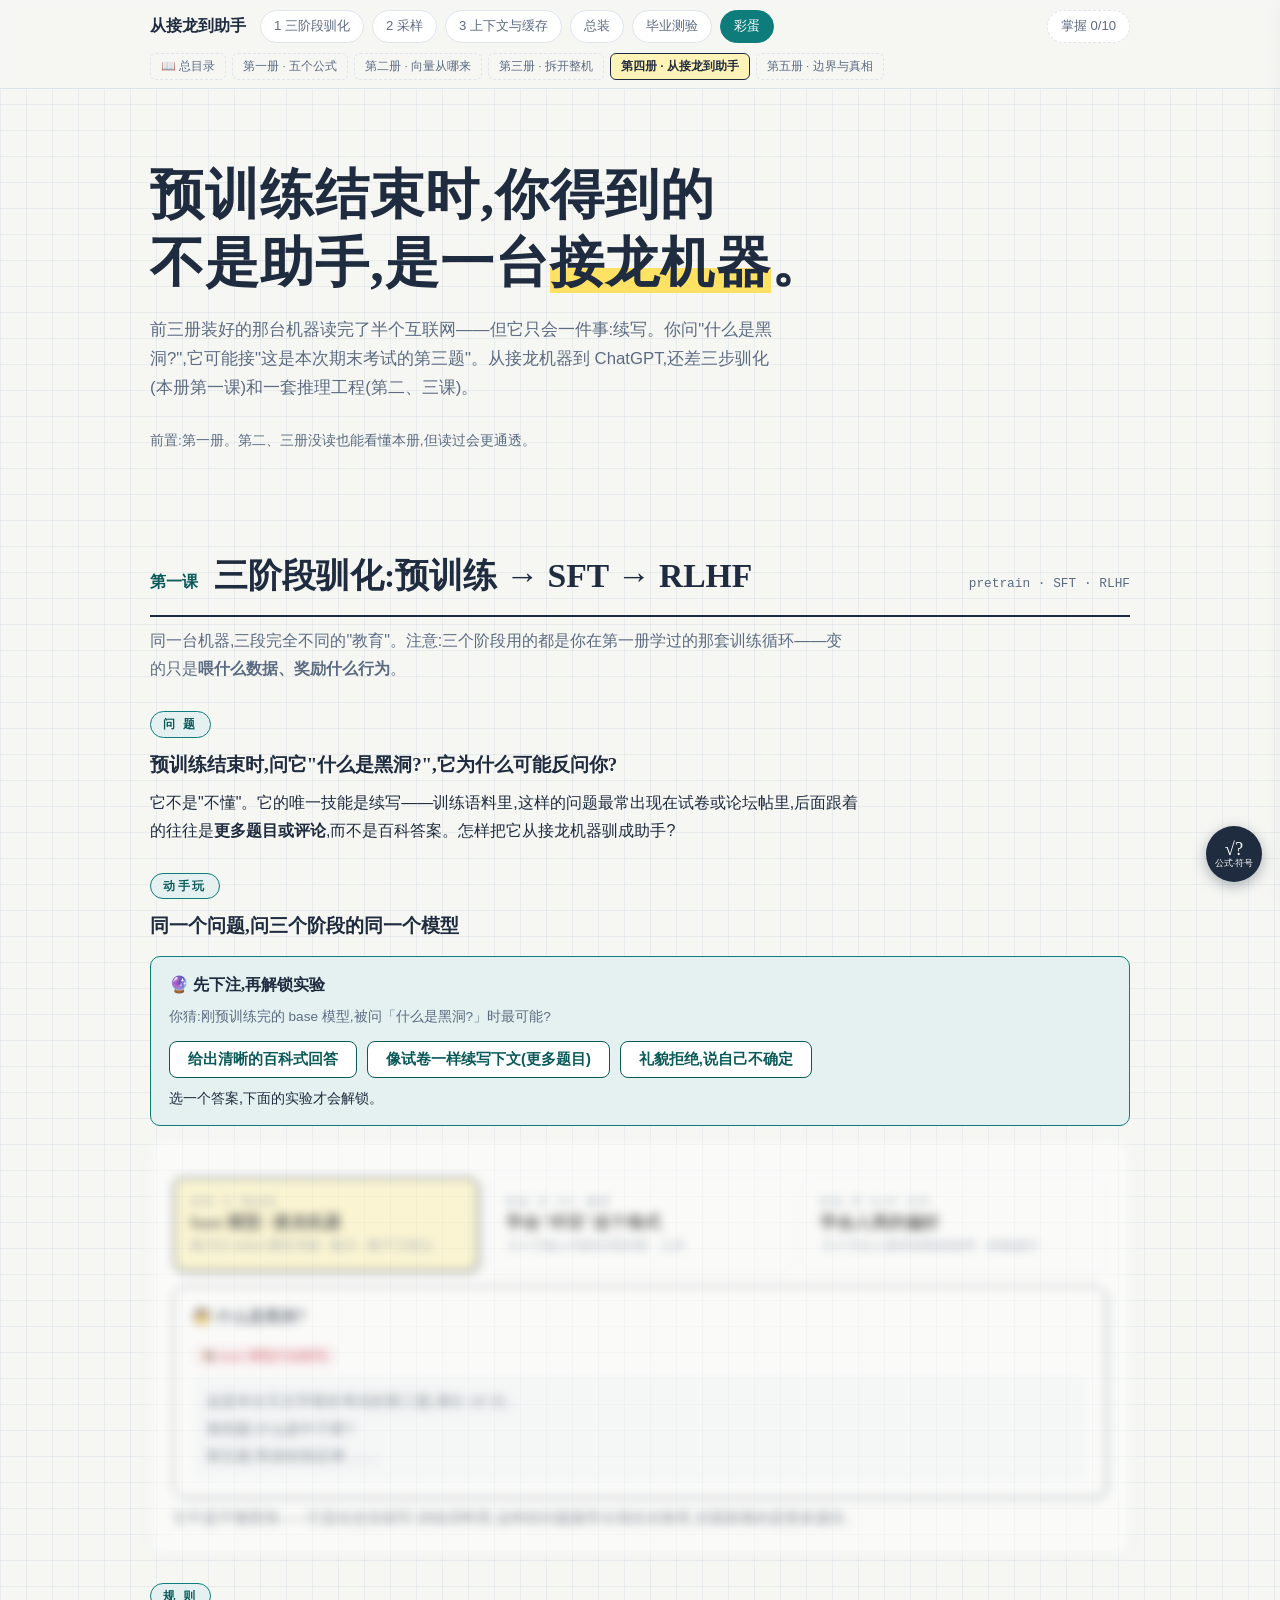
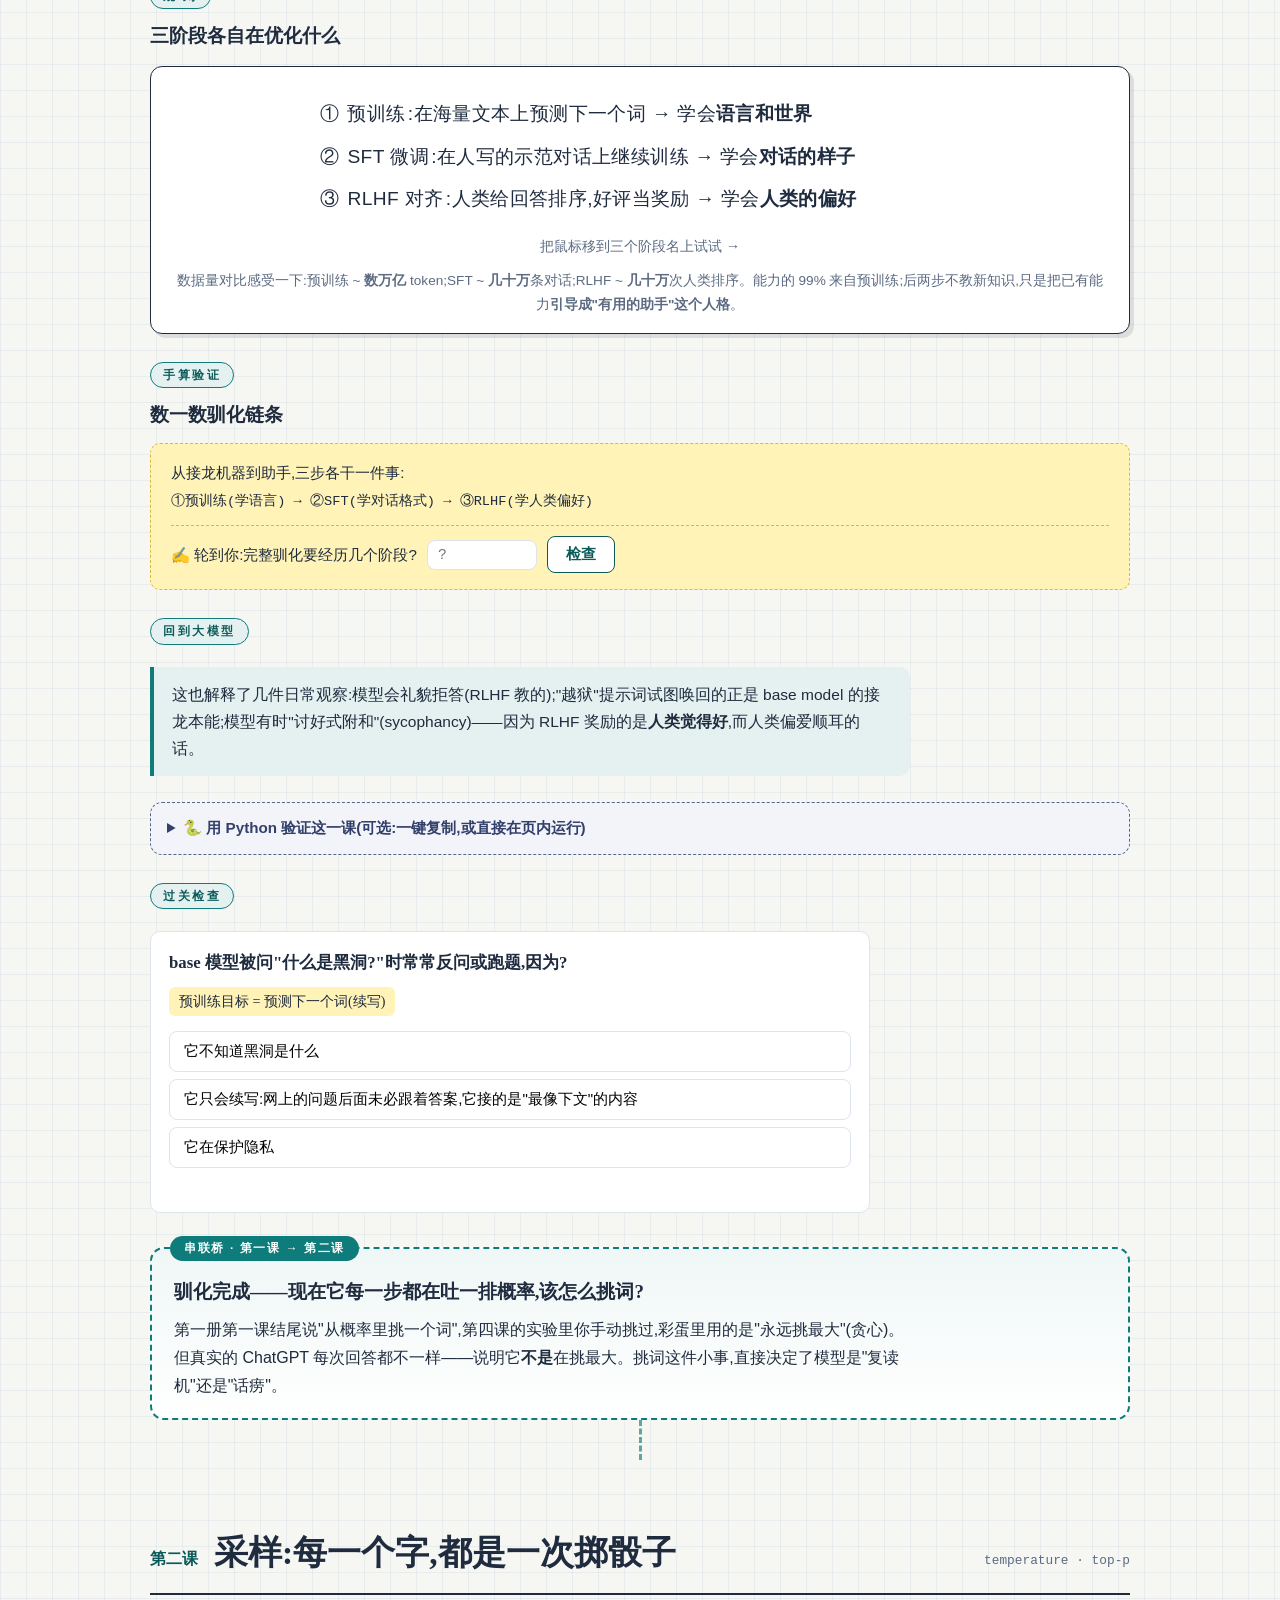
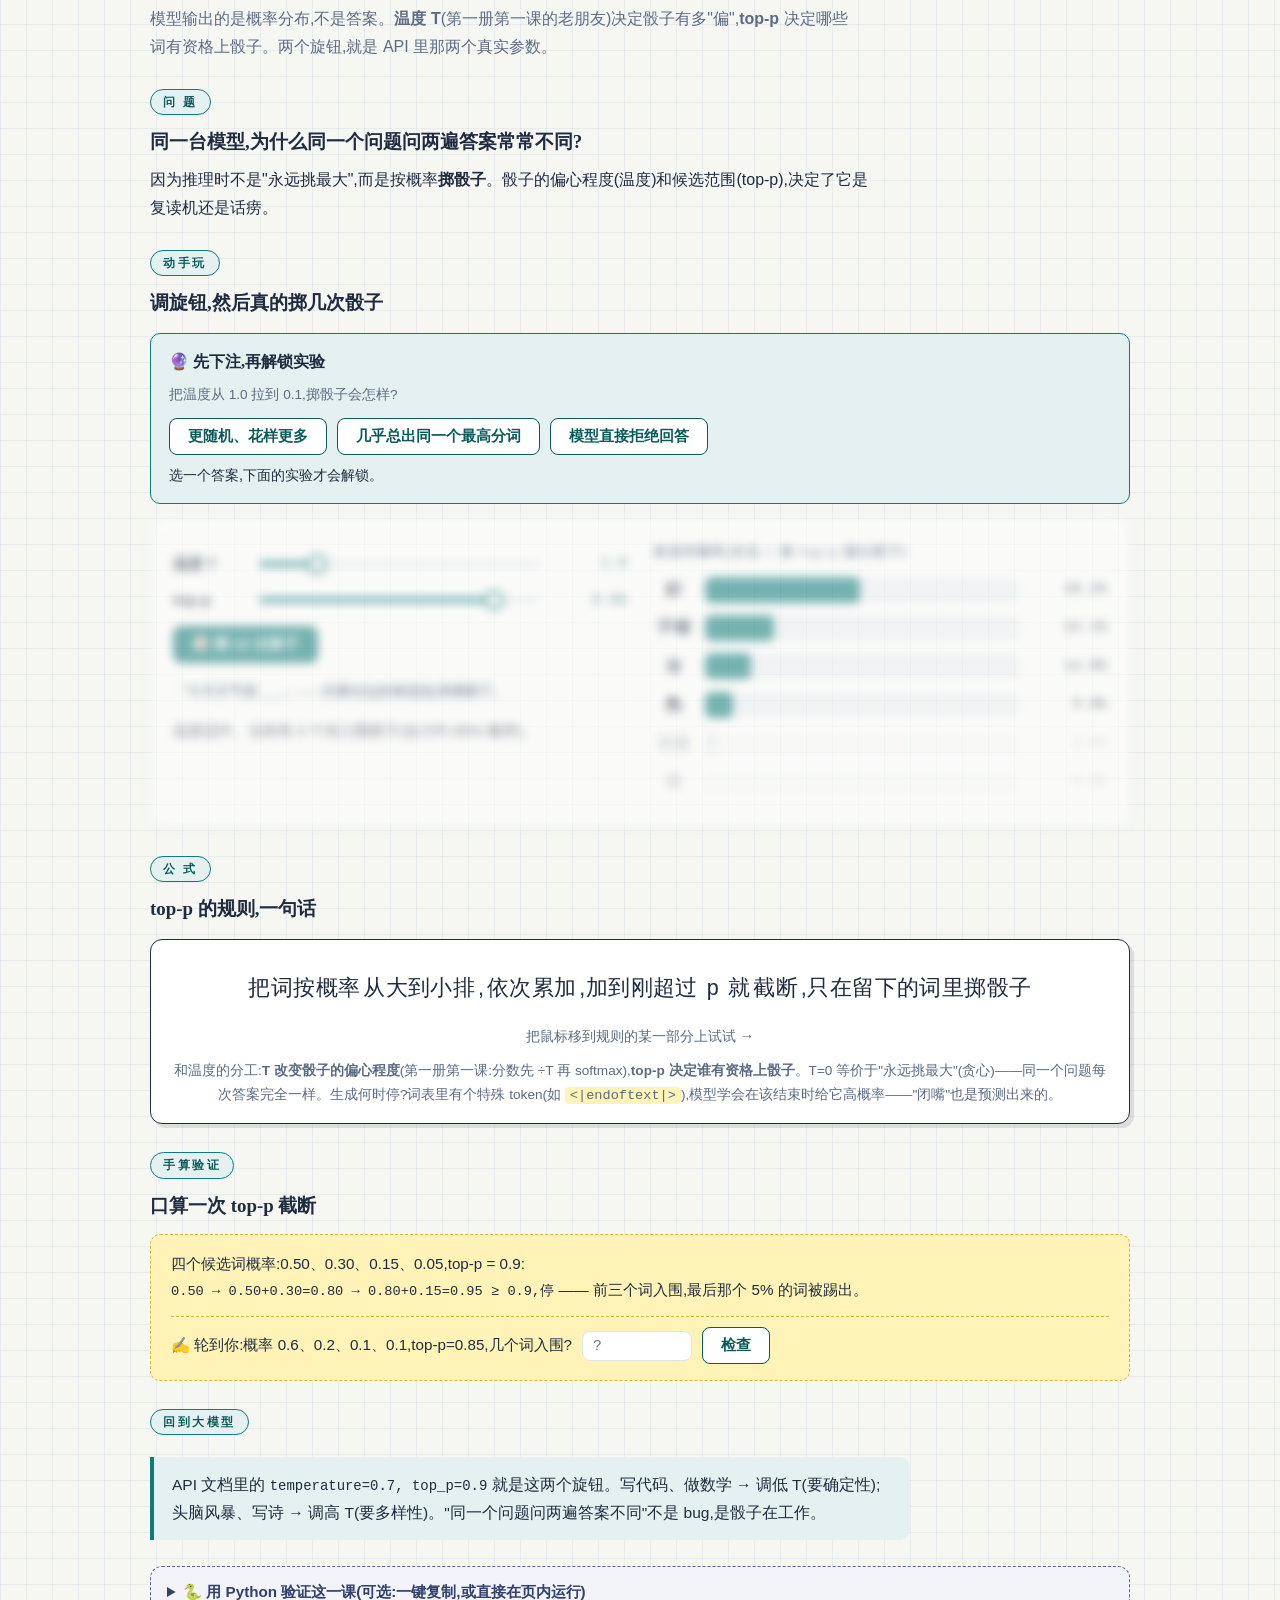
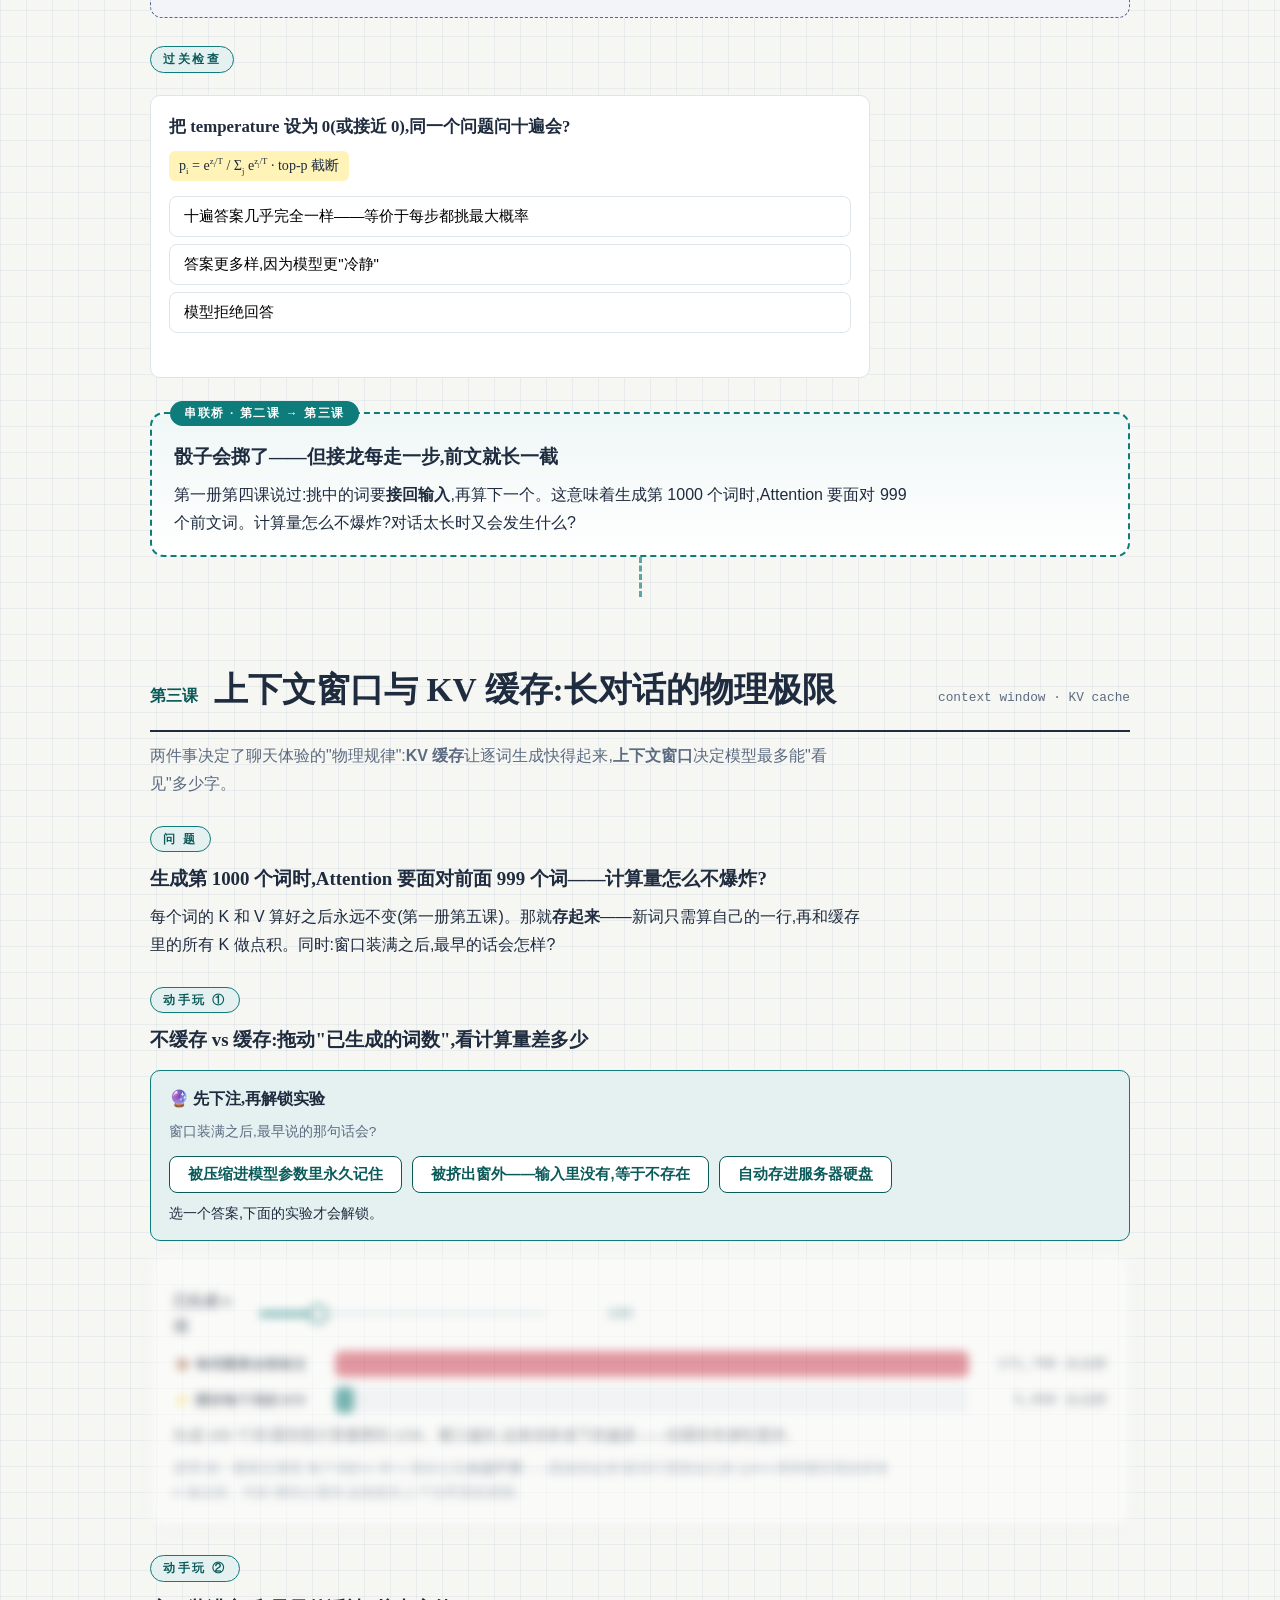
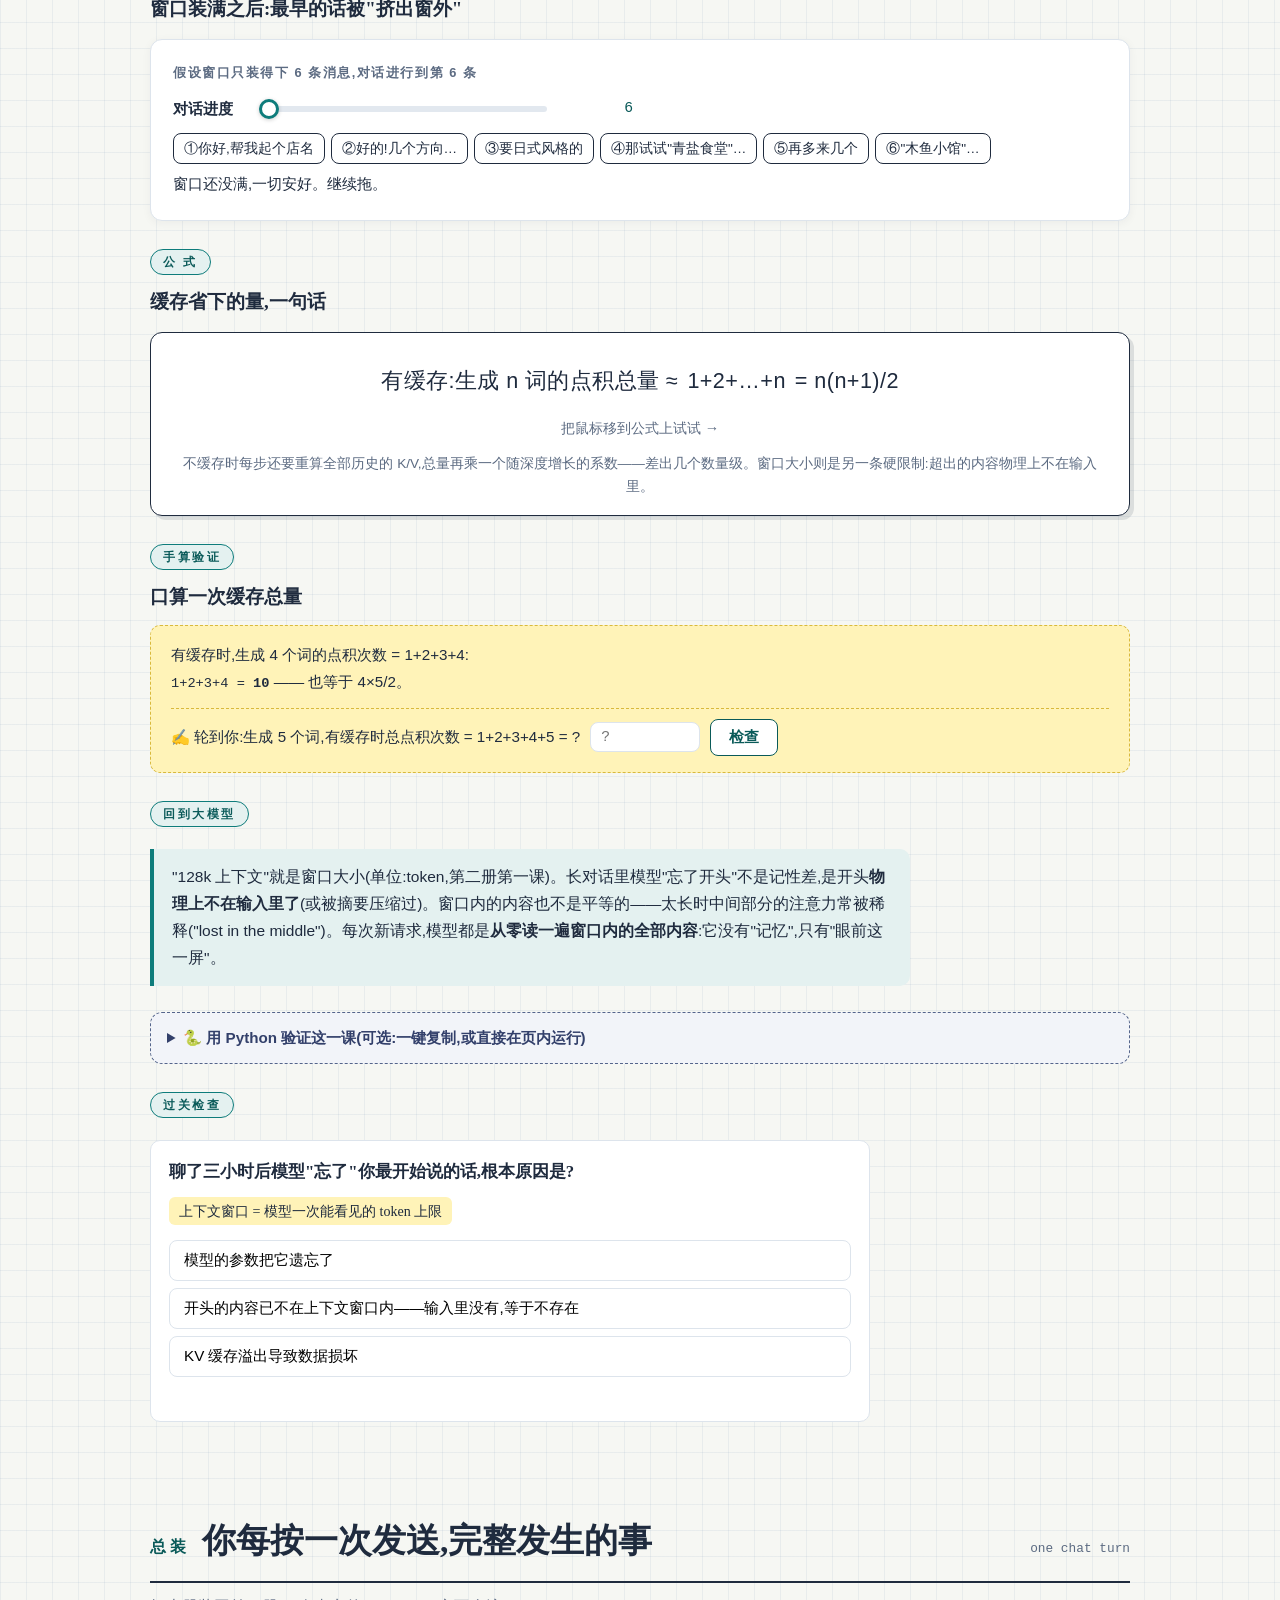
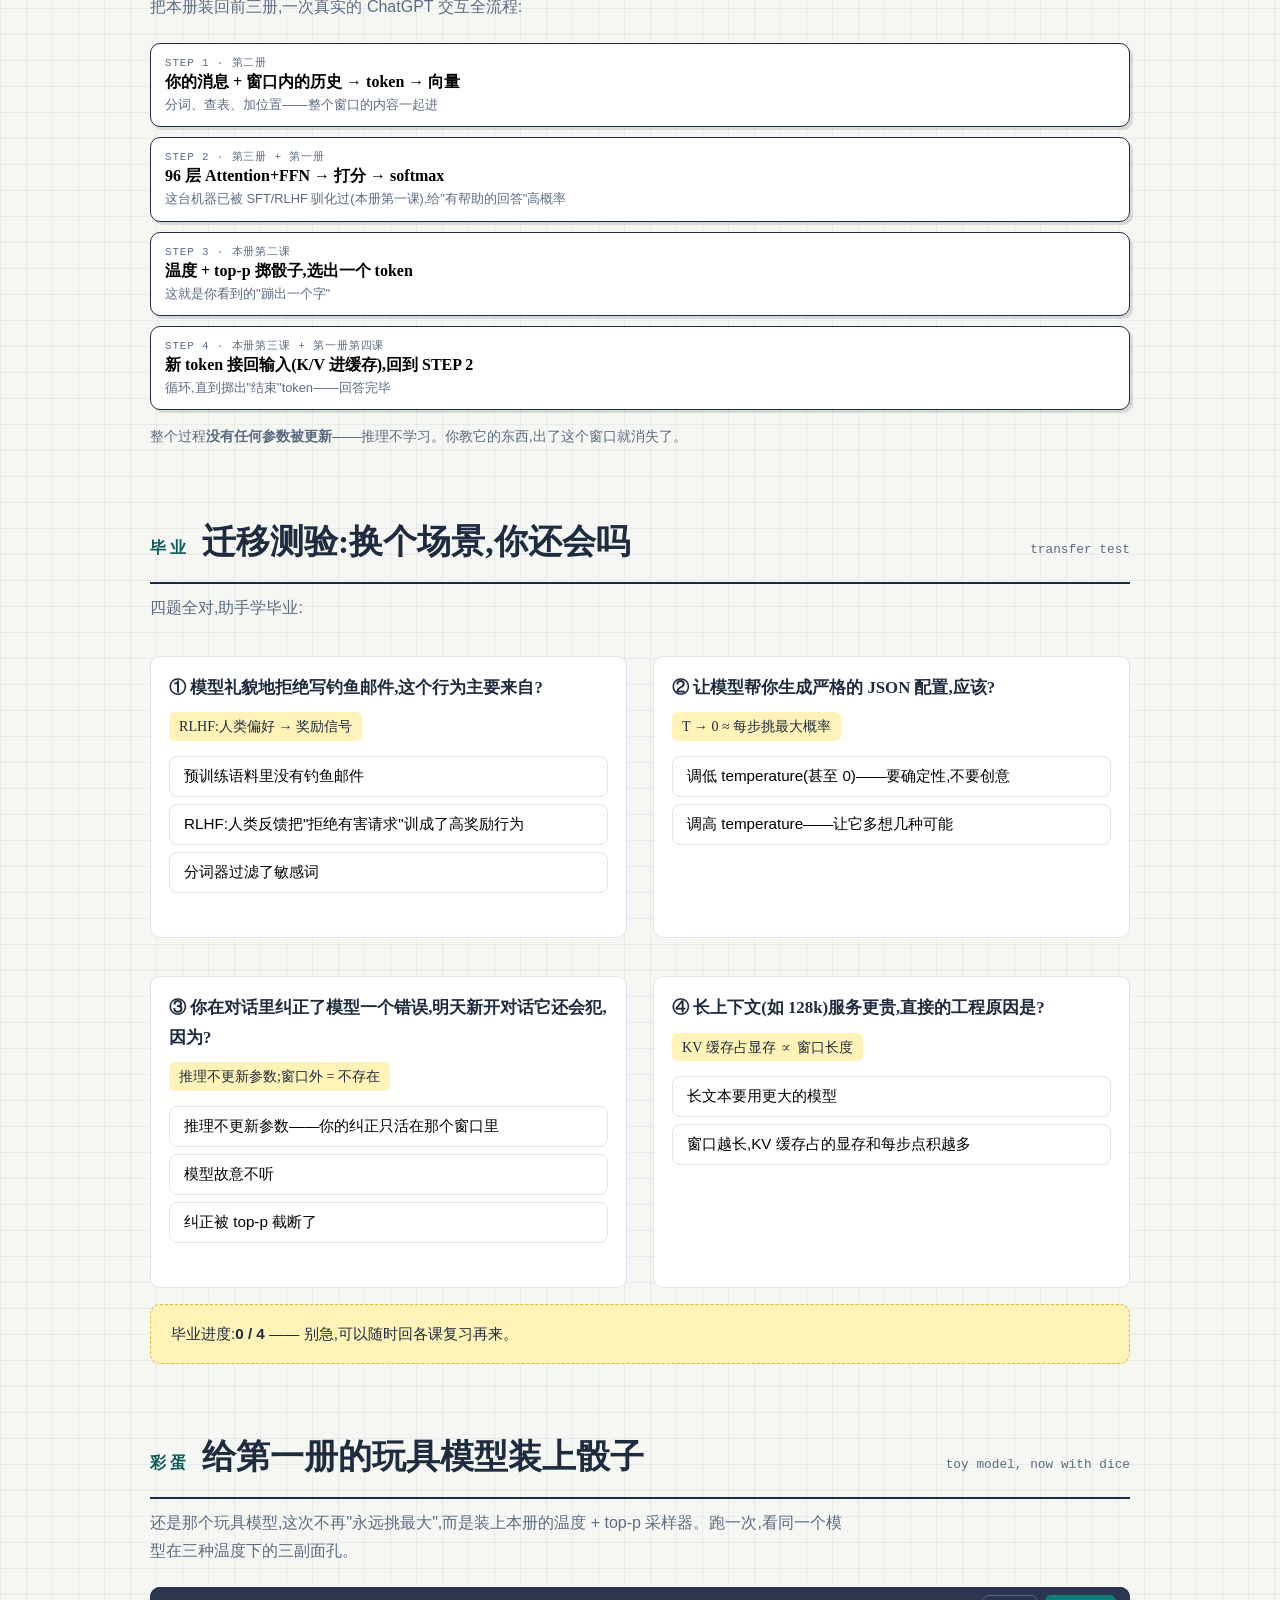
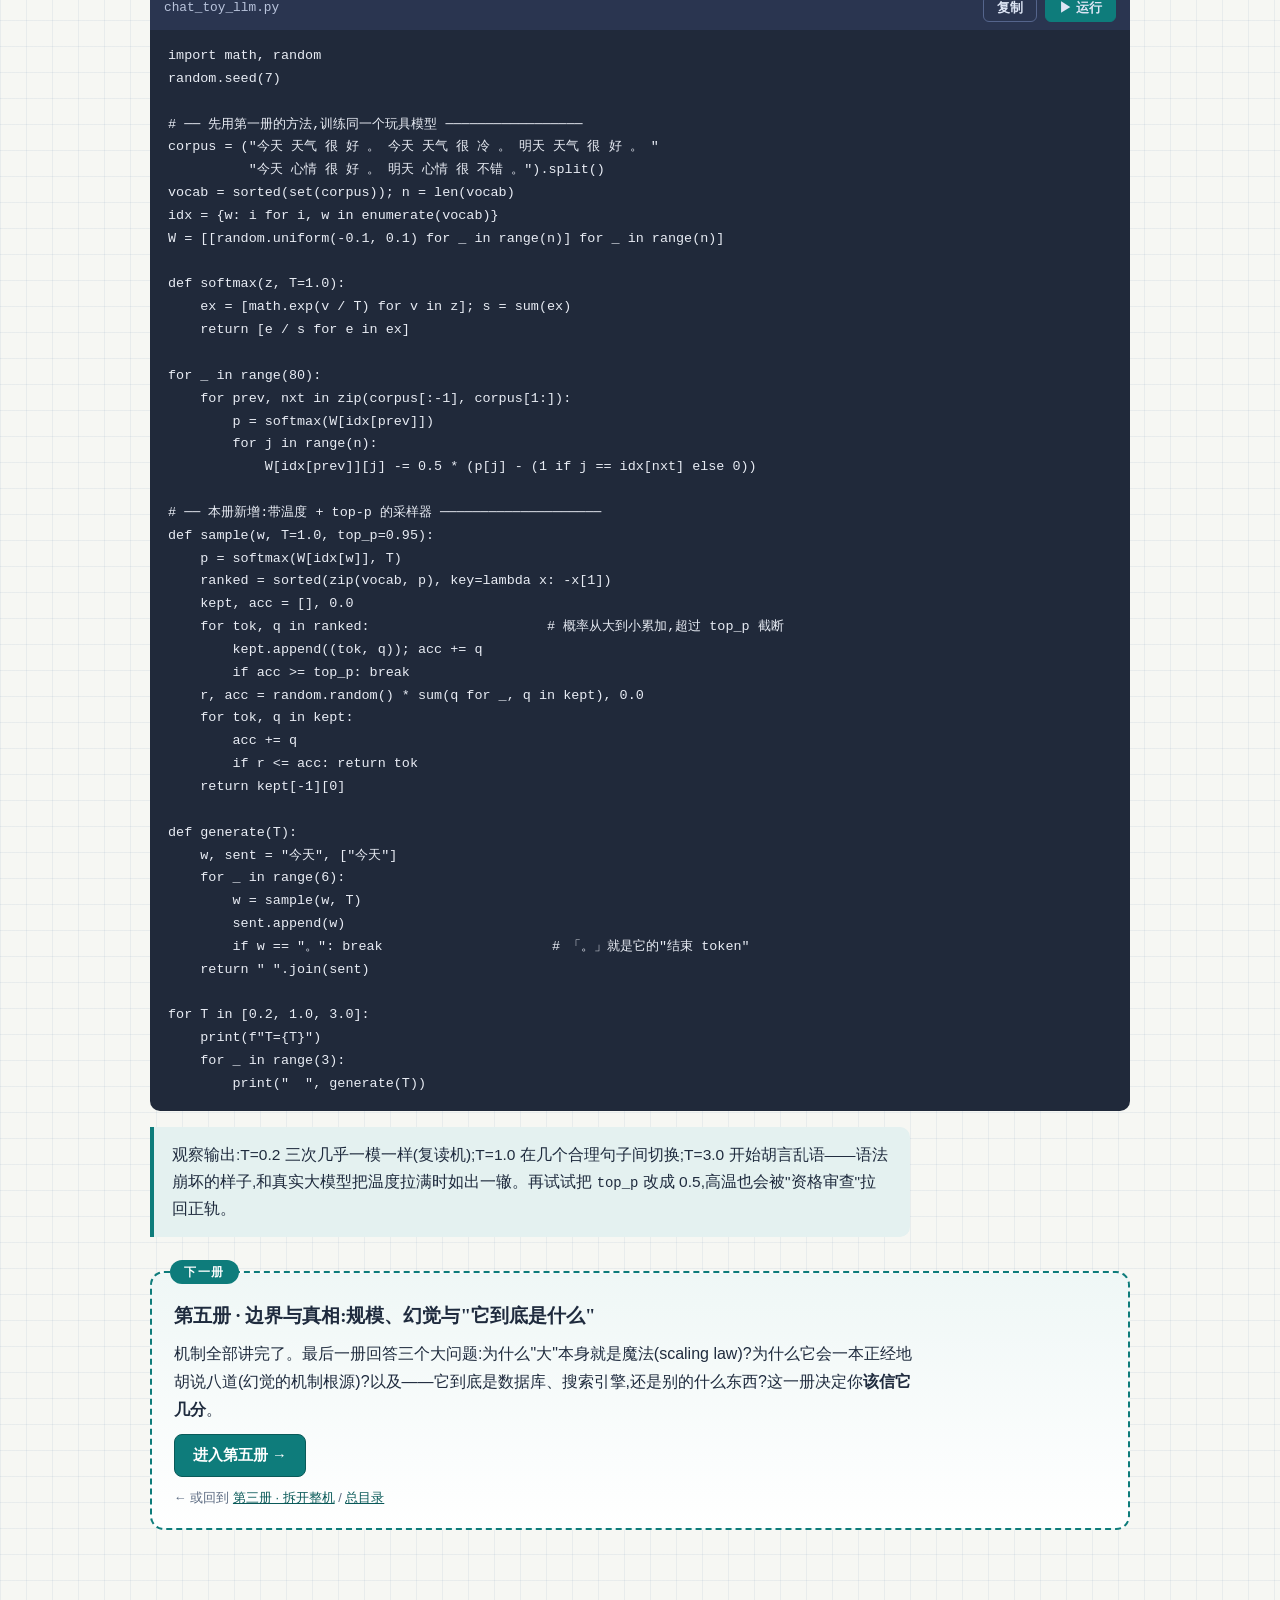
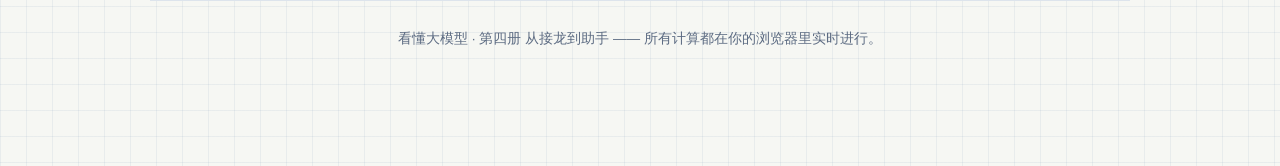
<file: 04-assistant.html>
<!DOCTYPE html>
<html lang="zh-CN">
<head>
<meta charset="UTF-8">
<meta name="viewport" content="width=device-width, initial-scale=1.0">
<title>第四册 · 从接龙到助手:SFT、RLHF 与推理工程 | 看懂大模型</title>
<link rel="stylesheet" href="assets/style.css">
<style>
.stage3{display:flex;gap:10px;flex-wrap:wrap;margin-top:14px}
.st3{flex:1;min-width:200px;background:var(--card);border:1.5px solid var(--line);border-radius:10px;padding:14px 16px;cursor:pointer;text-align:left;font-family:inherit;transition:all .15s}
.st3:hover{border-color:var(--teal)}
.st3.sel{border-color:var(--ink);border-width:2px;box-shadow:3px 3px 0 rgba(31,43,62,.14);background:var(--marker-soft)}
.st3 .sn3{font-family:var(--mono);font-size:.68rem;color:var(--sub);letter-spacing:.08em}
.st3 .st3t{font-family:var(--serif);font-weight:900;font-size:1.05rem;margin:2px 0}
.st3 .st3d{font-size:.8rem;color:var(--sub);line-height:1.55}
.chatbox{background:#fff;border:1.5px solid var(--ink);border-radius:12px;padding:16px 18px;margin-top:14px;box-shadow:3px 3px 0 rgba(31,43,62,.12)}
.chat-q{font-weight:700;margin-bottom:10px}
.chat-a{white-space:pre-wrap;font-size:.95rem;line-height:1.8;background:#F4F7FA;border-radius:8px;padding:12px 14px;min-height:5em}
.chat-tag{display:inline-block;font-size:.72rem;border-radius:999px;padding:1px 10px;margin-bottom:8px;font-weight:700}
.sam-word{transition:opacity .2s}
.sam-word.cut{opacity:.28}
.sam-word.cut .bar-fill{background:#B9C4D2!important}
.sam-out{font-family:var(--serif);font-weight:900;font-size:1.1rem;min-height:2.2em;margin-top:10px;line-height:2}
.sam-out .tok{display:inline-block;background:var(--marker-soft);border-radius:6px;padding:0 8px;margin:2px}
.kv-row{display:grid;grid-template-columns:9.5em 1fr 8em;gap:10px;align-items:center;margin:10px 0}
.kv-row .kl{font-size:.88rem;font-weight:600}
.kv-row .kv-n{font-family:var(--mono);font-size:.88rem;text-align:right}
.win-chips{display:flex;gap:6px;flex-wrap:wrap;margin-top:10px}
.win-chip{border:1.5px solid var(--ink);background:var(--card);border-radius:8px;padding:3px 10px;font-size:.85rem;transition:all .2s}
.win-chip.out{opacity:.25;border-style:dashed;text-decoration:line-through}
</style>
</head>
<body data-prog-total="10">
<nav>
  <div class="nav-in">
    <span class="nav-brand">从接龙到助手</span>
    <a class="nav-chip" href="#c1" data-nav="c1">1 三阶段驯化</a>
    <a class="nav-chip" href="#c2" data-nav="c2">2 采样</a>
    <a class="nav-chip" href="#c3" data-nav="c3">3 上下文与缓存</a>
    <a class="nav-chip" href="#c6" data-nav="c6">总装</a>
    <a class="nav-chip" href="#c7" data-nav="c7">毕业测验</a>
    <a class="nav-chip" href="#c8" data-nav="c8">彩蛋</a>
    <span class="nav-chip" id="navProg">掌握 0/10</span>
  </div>
  <div class="series-in">
    <a class="sbook" href="index.html">📖 总目录</a>
    <a class="sbook" href="01-formulas.html">第一册 · 五个公式</a>
    <a class="sbook" href="02-tokens.html">第二册 · 向量从哪来</a>
    <a class="sbook" href="03-transformer.html">第三册 · 拆开整机</a>
    <a class="sbook cur" href="04-assistant.html">第四册 · 从接龙到助手</a>
    <a class="sbook" href="05-limits.html">第五册 · 边界与真相</a>
  </div>
</nav>

<main>
<header class="hero" id="top">
  <h1>预训练结束时,你得到的<br>不是助手,是一台<span class="hl">接龙机器</span>。</h1>
  <p class="lead">前三册装好的那台机器读完了半个互联网——但它只会一件事:续写。你问"什么是黑洞?",它可能接"这是本次期末考试的第三题"。从接龙机器到 ChatGPT,还差三步驯化(本册第一课)和一套推理工程(第二、三课)。</p>
  <p class="note">前置:第一册。第二、三册没读也能看懂本册,但读过会更通透。</p>
</header>

<!-- ======================== 第一课 三阶段驯化 ======================== -->
<section class="chapter" id="c1">
  <div class="ch-head"><span class="ch-no">第一课</span><h2>三阶段驯化:预训练 → SFT → RLHF</h2><span class="en">pretrain · SFT · RLHF</span></div>
  <p class="ch-lede">同一台机器,三段完全不同的"教育"。注意:三个阶段用的都是你在第一册学过的那套训练循环——变的只是<b>喂什么数据、奖励什么行为</b>。</p>

  <div class="stage">
    <span class="tag">问 题</span>
    <h3>预训练结束时,问它"什么是黑洞?",它为什么可能反问你?</h3>
    <p>它不是"不懂"。它的唯一技能是续写——训练语料里,这样的问题最常出现在试卷或论坛帖里,后面跟着的往往是<b>更多题目或评论</b>,而不是百科答案。怎样把它从接龙机器驯成助手?</p>
  </div>

  <div class="stage">
    <span class="tag">动手玩</span>
    <h3>同一个问题,问三个阶段的同一个模型</h3>
    <div class="gate">
      <h4>🔮 先下注,再解锁实验</h4>
      <p class="small">你猜:刚预训练完的 base 模型,被问「什么是黑洞?」时最可能?</p>
      <div class="btn-row"><button class="btn ghost g-opt" data-g="s3" data-i="0">给出清晰的百科式回答</button><button class="btn ghost g-opt" data-g="s3" data-i="1">像试卷一样续写下文(更多题目)</button><button class="btn ghost g-opt" data-g="s3" data-i="2">礼貌拒绝,说自己不确定</button></div>
      <div class="gate-res" id="gres-s3">选一个答案,下面的实验才会解锁。</div>
    </div>
    <div class="widget locked" id="lab-s3">
      <div class="stage3" id="st3Row"></div>
      <div class="chatbox">
        <div class="chat-q">🧑 什么是黑洞?</div>
        <div id="st3Tag"></div>
        <div class="chat-a" id="st3A"></div>
      </div>
      <div class="gd-msg" id="st3Msg"></div>
    </div>
  </div>

  <div class="stage">
    <span class="tag">规 则</span>
    <h3>三阶段各自在优化什么</h3>
    <div class="fbox">
      <div class="formula" style="font-size:clamp(.95rem,2.3vw,1.2rem);font-family:var(--sans);line-height:2.2;text-align:left;max-width:640px;margin:0 auto">
        ① <span class="term" data-g="s3-pre" data-tip="<b>预训练</b>:几万亿 token 的网页/书籍/代码,目标=预测下一个词(第一册全套)。产出:懂语言、懂世界,但只会续写的 base model">预训练</span>:在海量文本上预测下一个词 → 学会<b>语言和世界</b><br>
        ② <span class="term" data-g="s3-sft" data-tip="<b>SFT(监督微调)</b>:几万~几十万条人写的「问题→优质回答」对话,还是'预测下一个词',但下一个词来自示范回答——模型学会了'见到问题要作答'这个格式">SFT 微调</span>:在人写的示范对话上继续训练 → 学会<b>对话的样子</b><br>
        ③ <span class="term" data-g="s3-rlhf" data-tip="<b>RLHF(人类反馈强化学习)</b>:模型对同一问题生成多个回答,人类排序,训练一个'评分模型',再用它当罚分函数继续调参数——梯度下降不变,只是 loss 从'接得像'换成了'人类更喜欢'">RLHF 对齐</span>:人类给回答排序,好评当奖励 → 学会<b>人类的偏好</b>
      </div>
      <div class="tip">把鼠标移到三个阶段名上试试 →</div>
      <div class="fnote">数据量对比感受一下:预训练 ~ <b>数万亿</b> token;SFT ~ <b>几十万</b>条对话;RLHF ~ <b>几十万</b>次人类排序。能力的 99% 来自预训练;后两步不教新知识,只是把已有能力<b>引导成"有用的助手"这个人格</b>。</div>
    </div>
  </div>

  <div class="stage">
    <span class="tag">手算验证</span>
    <h3>数一数驯化链条</h3>
    <div class="verify">
      从接龙机器到助手,三步各干一件事:<br>
      <span class="mono">①预训练(学语言) → ②SFT(学对话格式) → ③RLHF(学人类偏好)</span>
      <div class="try" data-exp="3" data-tol="0.01" data-key="t0"><span>✍️ 轮到你:完整驯化要经历几个阶段?</span><input type="number" step="1" class="t-in" placeholder="?"><button class="btn ghost t-btn">检查</button><span class="t-fb"></span></div>
    </div>
  </div>

  <div class="stage">
    <span class="tag">回到大模型</span>
    <div class="backline">这也解释了几件日常观察:模型会礼貌拒答(RLHF 教的);"越狱"提示词试图唤回的正是 base model 的接龙本能;模型有时"讨好式附和"(sycophancy)——因为 RLHF 奖励的是<b>人类觉得好</b>,而人类偏爱顺耳的话。</div>
  </div>

  <details class="pydet">
    <summary>🐍 用 Python 验证这一课(可选:一键复制,或直接在页内运行)</summary><div class="pynote">点「▶ 运行」在浏览器里真跑(首次需联网下载引擎,约 10~20 秒);也可复制到本地。只用标准库。</div>
    <div class="pyblock">
      <div class="pyhead"><span class="pl">lesson1_sft.py</span><button class="pybtn py-copy">复制</button><button class="pybtn run py-run">▶ 运行</button></div>
      <pre class="pycode">import math, random
random.seed(0)

def train(corpus, W=None, epochs=60):          # 第一册的训练循环,原封不动
    global vocab, idx, n
    vocab = sorted(set(corpus)); n = len(vocab)
    idx = {w: i for i, w in enumerate(vocab)}
    W = W or [[random.uniform(-.1, .1) for _ in range(n)] for _ in range(n)]
    for _ in range(epochs):
        for a, b in zip(corpus[:-1], corpus[1:]):
            ex = [math.exp(v) for v in W[idx[a]]]; s = sum(ex)
            for j in range(n):
                W[idx[a]][j] -= .5 * (ex[j]/s - (1 if j == idx[b] else 0))
    return W

def ask(W, prompt, steps=4):
    w, out = prompt[-1], list(prompt)
    for _ in range(steps):
        p = W[idx[w]]
        w = vocab[p.index(max(p))]; out.append(w)
    return " ".join(out)

# 阶段①预训练:语料里"问题后面跟着的是另一个问题"(像试卷)
base = train("问 黑洞 是 什么 ? 问 恒星 是 什么 ? 问 光年 是 什么 ?".split())
print("base 模型 :", ask(base, ["黑洞", "是", "什么", "?"]))

# 阶段②SFT:继续用同一循环,但喂"问题→回答"格式的示范
sft = train("黑洞 是 什么 ? 答 : 引力 极强 的 天体".split(), W=None)
print("SFT 之后  :", ask(sft, ["黑洞", "是", "什么", "?"], steps=6))
# 同一套公式,喂不同数据 → 从"反问你"变成"回答你"。这就是微调的全部。</pre>
      <pre class="pyout" hidden></pre>
    </div>
  </details>

  <div class="stage"><span class="tag">过关检查</span>
    <div class="quiz" data-key="q1" data-fbok="正确——它只是忠实地续写:训练语料里,问题后面最常跟着的往往是另一个问题或评论,而不是答案。" data-fbbad="回想 base model 的唯一目标:预测下一个词。互联网文本里,问题后面通常跟着什么?">
      <h3>base 模型被问"什么是黑洞?"时常常反问或跑题,因为?</h3><div><span class="q-fml">预训练目标 = 预测下一个词(续写)</span></div><button class="q-opt" data-ok="0">它不知道黑洞是什么</button><button class="q-opt" data-ok="1">它只会续写:网上的问题后面未必跟着答案,它接的是"最像下文"的内容</button><button class="q-opt" data-ok="0">它在保护隐私</button><div class="q-fb"></div>
    </div>
  </div>
</section>

<div class="bridge">
  <span class="btag">串联桥 · 第一课 → 第二课</span>
  <h3>驯化完成——现在它每一步都在吐一排概率,该怎么挑词?</h3>
  <p>第一册第一课结尾说"从概率里挑一个词",第四课的实验里你手动挑过,彩蛋里用的是"永远挑最大"(贪心)。但真实的 ChatGPT 每次回答都不一样——说明它<b>不是</b>在挑最大。挑词这件小事,直接决定了模型是"复读机"还是"话痨"。</p>
</div>
<div class="bridge-link"></div>

<!-- ======================== 第二课 采样 ======================== -->
<section class="chapter" id="c2">
  <div class="ch-head"><span class="ch-no">第二课</span><h2>采样:每一个字,都是一次掷骰子</h2><span class="en">temperature · top-p</span></div>
  <p class="ch-lede">模型输出的是概率分布,不是答案。<b>温度 T</b>(第一册第一课的老朋友)决定骰子有多"偏",<b>top-p</b> 决定哪些词有资格上骰子。两个旋钮,就是 API 里那两个真实参数。</p>

  <div class="stage">
    <span class="tag">问 题</span>
    <h3>同一台模型,为什么同一个问题问两遍答案常常不同?</h3>
    <p>因为推理时不是"永远挑最大",而是按概率<b>掷骰子</b>。骰子的偏心程度(温度)和候选范围(top-p),决定了它是复读机还是话痨。</p>
  </div>

  <div class="stage">
    <span class="tag">动手玩</span>
    <h3>调旋钮,然后真的掷几次骰子</h3>
    <div class="gate">
      <h4>🔮 先下注,再解锁实验</h4>
      <p class="small">把温度从 1.0 拉到 0.1,掷骰子会怎样?</p>
      <div class="btn-row"><button class="btn ghost g-opt" data-g="sam" data-i="0">更随机、花样更多</button><button class="btn ghost g-opt" data-g="sam" data-i="1">几乎总出同一个最高分词</button><button class="btn ghost g-opt" data-g="sam" data-i="2">模型直接拒绝回答</button></div>
      <div class="gate-res" id="gres-sam">选一个答案,下面的实验才会解锁。</div>
    </div>
    <div class="widget locked" id="lab-sam">
      <div class="w-grid">
        <div>
          <div class="slider-row"><label>温度 T</label><input type="range" id="samT" min="0.1" max="5" step="0.1" value="1.0"><span class="val" id="samTv">1.0</span></div>
          <div class="slider-row"><label>top-p</label><input type="range" id="samP" min="0.3" max="1" step="0.05" value="0.9"><span class="val" id="samPv">0.90</span></div>
          <div class="btn-row">
            <button class="btn" id="samGo">🎲 掷 12 次骰子</button>
          </div>
          <div class="sam-out" id="samOut"><span class="small">「今天天气很 ___」——先看右边的候选池,再掷骰子。</span></div>
          <div class="gd-msg" id="samMsg"></div>
        </div>
        <div>
          <div class="w-title">候选词概率(灰色 = 被 top-p 踢出骰子)</div>
          <div id="samBars"></div>
        </div>
      </div>
    </div>
  </div>

  <div class="stage">
    <span class="tag">公 式</span>
    <h3>top-p 的规则,一句话</h3>
    <div class="fbox" id="samF">
      <div class="formula" style="font-size:clamp(1.02rem,2.5vw,1.35rem);font-family:var(--sans)">
        把词按概率<span class="term" data-g="sp-sort" data-tip="<b>从大到小排序</b>:最有把握的词排前面">从大到小排</span>,<span class="term" data-g="sp-acc" data-tip="<b>累加概率</b>:0.45 + 0.25 + 0.15 + … 一路加过去">依次累加</span>,加到刚超过 <span class="term" data-g="sp-p" data-tip="<b>p(如 0.9)</b>:'核'的大小。留下的这批词合计约 90% 的概率质量,所以也叫核采样(nucleus sampling)">p</span> 就<span class="term" data-g="sp-cut" data-tip="<b>截断</b>:后面的长尾词概率再小也可能被抽中,截掉它们能避免偶发的离谱词;留下的词重新归一化后掷骰子">截断</span>,只在留下的词里掷骰子
      </div>
      <div class="tip" id="samTip">把鼠标移到规则的某一部分上试试 →</div>
      <div class="fnote">和温度的分工:<b>T 改变骰子的偏心程度</b>(第一册第一课:分数先 ÷T 再 softmax),<b>top-p 决定谁有资格上骰子</b>。T=0 等价于"永远挑最大"(贪心)——同一个问题每次答案完全一样。生成何时停?词表里有个特殊 token(如 <code>&lt;|endoftext|&gt;</code>),模型学会在该结束时给它高概率——"闭嘴"也是预测出来的。</div>
    </div>
  </div>

  <div class="stage">
    <span class="tag">手算验证</span>
    <h3>口算一次 top-p 截断</h3>
    <div class="verify">
      四个候选词概率:0.50、0.30、0.15、0.05,top-p = 0.9:<br>
      <span class="mono">0.50 → 0.50+0.30=0.80 → 0.80+0.15=0.95 ≥ 0.9,停</span> —— 前三个词入围,最后那个 5% 的词被踢出。
      <div class="try" data-exp="3" data-tol="0.01" data-key="t1"><span>✍️ 轮到你:概率 0.6、0.2、0.1、0.1,top-p=0.85,几个词入围?</span><input type="number" step="1" class="t-in" placeholder="?"><button class="btn ghost t-btn">检查</button><span class="t-fb"></span></div>
    </div>
  </div>

  <div class="stage">
    <span class="tag">回到大模型</span>
    <div class="backline">API 文档里的 <span class="mono">temperature=0.7, top_p=0.9</span> 就是这两个旋钮。写代码、做数学 → 调低 T(要确定性);头脑风暴、写诗 → 调高 T(要多样性)。"同一个问题问两遍答案不同"不是 bug,是骰子在工作。</div>
  </div>

  <details class="pydet">
    <summary>🐍 用 Python 验证这一课(可选:一键复制,或直接在页内运行)</summary>
    <div class="pyblock">
      <div class="pyhead"><span class="pl">lesson2_sampling.py</span><button class="pybtn py-copy">复制</button><button class="pybtn run py-run">▶ 运行</button></div>
      <pre class="pycode">import math, random
random.seed(42)

words  = ["好", "不错", "冷", "热", "刺激", "猫"]
logits = [2.0, 1.2, 0.8, 0.3, -0.5, -2.0]      # 模型刚算完的分数

def softmax(z, T=1.0):
    ex = [math.exp(v / T) for v in z]; s = sum(ex)
    return [e / s for e in ex]

def top_p_sample(T=1.0, top_p=0.9):
    p = softmax(logits, T)
    ranked = sorted(zip(words, p), key=lambda x: -x[1])
    kept, acc = [], 0.0
    for w, q in ranked:                        # 累加到刚超过 top_p 就截断
        kept.append((w, q)); acc += q
        if acc >= top_p: break
    r, acc = random.random() * sum(q for _, q in kept), 0.0
    for w, q in kept:
        acc += q
        if r <= acc: return w
    return kept[-1][0]

for T in [0.3, 1.0, 2.0]:
    print(f"T={T}   15 次采样:", " ".join(top_p_sample(T) for _ in range(15)))
# T=0.3 几乎全是"好";T=2.0 五花八门——你的 ChatGPT 温度旋钮,就是它。</pre>
      <pre class="pyout" hidden></pre>
    </div>
  </details>

  <div class="stage"><span class="tag">过关检查</span>
    <div class="quiz" data-key="q2" data-fbok="正确——T→0 时最高分词的概率被推向 100%,等价于贪心,每次输出完全一样。" data-fbbad="回想第一册第一课:T 变小,softmax 的分布变得多极端?">
      <h3>把 temperature 设为 0(或接近 0),同一个问题问十遍会?</h3><div><span class="q-fml">p<sub>i</sub> = e<sup>z<sub>i</sub>/T</sup> / Σ<sub>j</sub> e<sup>z<sub>j</sub>/T</sup> · top-p 截断</span></div><button class="q-opt" data-ok="1">十遍答案几乎完全一样——等价于每步都挑最大概率</button><button class="q-opt" data-ok="0">答案更多样,因为模型更"冷静"</button><button class="q-opt" data-ok="0">模型拒绝回答</button><div class="q-fb"></div>
    </div>
  </div>
</section>

<div class="bridge">
  <span class="btag">串联桥 · 第二课 → 第三课</span>
  <h3>骰子会掷了——但接龙每走一步,前文就长一截</h3>
  <p>第一册第四课说过:挑中的词要<b>接回输入</b>,再算下一个。这意味着生成第 1000 个词时,Attention 要面对 999 个前文词。计算量怎么不爆炸?对话太长时又会发生什么?</p>
</div>
<div class="bridge-link"></div>

<!-- ======================== 第三课 上下文窗口与 KV 缓存 ======================== -->
<section class="chapter" id="c3">
  <div class="ch-head"><span class="ch-no">第三课</span><h2>上下文窗口与 KV 缓存:长对话的物理极限</h2><span class="en">context window · KV cache</span></div>
  <p class="ch-lede">两件事决定了聊天体验的"物理规律":<b>KV 缓存</b>让逐词生成快得起来,<b>上下文窗口</b>决定模型最多能"看见"多少字。</p>

  <div class="stage">
    <span class="tag">问 题</span>
    <h3>生成第 1000 个词时,Attention 要面对前面 999 个词——计算量怎么不爆炸?</h3>
    <p>每个词的 K 和 V 算好之后永远不变(第一册第五课)。那就<b>存起来</b>——新词只需算自己的一行,再和缓存里的所有 K 做点积。同时:窗口装满之后,最早的话会怎样?</p>
  </div>

  <div class="stage">
    <span class="tag">动手玩 ①</span>
    <h3>不缓存 vs 缓存:拖动"已生成的词数",看计算量差多少</h3>
    <div class="gate">
      <h4>🔮 先下注,再解锁实验</h4>
      <p class="small">窗口装满之后,最早说的那句话会?</p>
      <div class="btn-row"><button class="btn ghost g-opt" data-g="kv" data-i="0">被压缩进模型参数里永久记住</button><button class="btn ghost g-opt" data-g="kv" data-i="1">被挤出窗外——输入里没有,等于不存在</button><button class="btn ghost g-opt" data-g="kv" data-i="2">自动存进服务器硬盘</button></div>
      <div class="gate-res" id="gres-kv">选一个答案,下面的实验才会解锁。</div>
    </div>
    <div class="widget locked" id="lab-kv">
      <div class="slider-row" style="max-width:460px"><label>已生成 n 词</label><input type="range" id="kvN" min="10" max="500" step="10" value="100"><span class="val" id="kvNv">100</span></div>
      <div class="kv-row"><span class="kl">🐌 每词重算全部前文</span><div class="bar-track"><div class="bar-fill" id="kvB1" style="background:#D1495B"></div></div><span class="kv-n" id="kvV1"></span></div>
      <div class="kv-row"><span class="kl">⚡ 缓存每个词的 K/V</span><div class="bar-track"><div class="bar-fill" id="kvB2"></div></div><span class="kv-n" id="kvV2"></span></div>
      <div class="gd-msg" id="kvMsg"></div>
      <p class="small" style="margin-top:8px">原理:第一册第五课里,每个词的 K 和 V 算好之后<b>永远不变</b>——那就存起来!新词只需算自己的 Q/K/V,再和缓存里的所有 K 做点积。代价:缓存占显存,这就是长上下文昂贵的原因。</p>
    </div>
  </div>

  <div class="stage">
    <span class="tag">动手玩 ②</span>
    <h3>窗口装满之后:最早的话被"挤出窗外"</h3>
    <div class="widget">
      <div class="w-title">假设窗口只装得下 6 条消息,对话进行到第 <span id="winNow">6</span> 条</div>
      <div class="slider-row" style="max-width:460px"><label>对话进度</label><input type="range" id="winN" min="6" max="14" step="1" value="6"><span class="val" id="winNv">6</span></div>
      <div class="win-chips" id="winChips"></div>
      <div class="gd-msg" id="winMsg"></div>
    </div>
  </div>

  <div class="stage">
    <span class="tag">公 式</span>
    <h3>缓存省下的量,一句话</h3>
    <div class="fbox">
      <div class="formula" style="font-size:clamp(1.02rem,2.5vw,1.35rem);font-family:var(--sans)">
        有缓存:生成 n 词的点积总量 ≈ <span class="term" data-g="kv-sum" data-tip="<b>1+2+…+n</b>:第 t 步只和新词做 t 次点积(老词的 K/V 已在缓存里)">1+2+…+n</span> = n(n+1)/2
      </div>
      <div class="tip">把鼠标移到公式上试试 →</div>
      <div class="fnote">不缓存时每步还要重算全部历史的 K/V,总量再乘一个随深度增长的系数——差出几个数量级。窗口大小则是另一条硬限制:超出的内容物理上不在输入里。</div>
    </div>
  </div>

  <div class="stage">
    <span class="tag">手算验证</span>
    <h3>口算一次缓存总量</h3>
    <div class="verify">
      有缓存时,生成 4 个词的点积次数 = 1+2+3+4:<br>
      <span class="mono">1+2+3+4 = <b>10</b></span> —— 也等于 4×5/2。
      <div class="try" data-exp="15" data-tol="0.01" data-key="t2"><span>✍️ 轮到你:生成 5 个词,有缓存时总点积次数 = 1+2+3+4+5 = ?</span><input type="number" step="1" class="t-in" placeholder="?"><button class="btn ghost t-btn">检查</button><span class="t-fb"></span></div>
    </div>
  </div>

  <div class="stage">
    <span class="tag">回到大模型</span>
    <div class="backline">"128k 上下文"就是窗口大小(单位:token,第二册第一课)。长对话里模型"忘了开头"不是记性差,是开头<b>物理上不在输入里了</b>(或被摘要压缩过)。窗口内的内容也不是平等的——太长时中间部分的注意力常被稀释("lost in the middle")。每次新请求,模型都是<b>从零读一遍窗口内的全部内容</b>:它没有"记忆",只有"眼前这一屏"。</div>
  </div>

  <details class="pydet">
    <summary>🐍 用 Python 验证这一课(可选:一键复制,或直接在页内运行)</summary>
    <div class="pyblock">
      <div class="pyhead"><span class="pl">lesson3_kvcache.py</span><button class="pybtn py-copy">复制</button><button class="pybtn run py-run">▶ 运行</button></div>
      <pre class="pycode"># 生成第 t 个词时,Attention 要做 t 次"Q·K 点积"
# 不缓存:每一步都重算前面所有词的 K/V → 总点积数 = 1+2+...+n
# 缓 存:老词的 K/V 存着不动,每步只算新增的一行

for n in [10, 100, 1000, 10000]:
    no_cache = n * (n + 1) * (n + 2) // 6      # 每步重算全部历史(累计)
    cached   = n * (n + 1) // 2                # 每步只加一行
    print(f"生成 {n:>6} 词   不缓存 ≈ {no_cache:>16,}   缓存 ≈ {cached:>12,}   省 {no_cache//cached} 倍")
# 生成一万词时差一万倍——没有 KV 缓存,就没有流畅的 ChatGPT。</pre>
      <pre class="pyout" hidden></pre>
    </div>
  </details>

  <div class="stage"><span class="tag">过关检查</span>
    <div class="quiz" data-key="q3" data-fbok="正确——不在窗口里的内容对模型等于不存在,它每次都只读'眼前这一屏'。" data-fbbad="回看动手玩②:被挤出窗口的消息去哪了?">
      <h3>聊了三小时后模型"忘了"你最开始说的话,根本原因是?</h3><div><span class="q-fml">上下文窗口 = 模型一次能看见的 token 上限</span></div><button class="q-opt" data-ok="0">模型的参数把它遗忘了</button><button class="q-opt" data-ok="1">开头的内容已不在上下文窗口内——输入里没有,等于不存在</button><button class="q-opt" data-ok="0">KV 缓存溢出导致数据损坏</button><div class="q-fb"></div>
    </div>
  </div>
</section>

<!-- ======================== 总装 ======================== -->
<section class="chapter" id="c6">
  <div class="ch-head"><span class="ch-no">总 装</span><h2>你每按一次发送,完整发生的事</h2><span class="en">one chat turn</span></div>
  <p class="ch-lede">把本册装回前三册,一次真实的 ChatGPT 交互全流程:</p>
  <div class="asm" style="flex-direction:column;align-items:stretch">
    <button class="asm-node"><div class="an">STEP 1 · 第二册</div><div class="at">你的消息 + 窗口内的历史 → token → 向量</div><div class="ad">分词、查表、加位置——整个窗口的内容一起进</div></button>
    <button class="asm-node"><div class="an">STEP 2 · 第三册 + 第一册</div><div class="at">96 层 Attention+FFN → 打分 → softmax</div><div class="ad">这台机器已被 SFT/RLHF 驯化过(本册第一课),给"有帮助的回答"高概率</div></button>
    <button class="asm-node"><div class="an">STEP 3 · 本册第二课</div><div class="at">温度 + top-p 掷骰子,选出一个 token</div><div class="ad">这就是你看到的"蹦出一个字"</div></button>
    <button class="asm-node"><div class="an">STEP 4 · 本册第三课 + 第一册第四课</div><div class="at">新 token 接回输入(K/V 进缓存),回到 STEP 2</div><div class="ad">循环,直到掷出"结束"token——回答完毕</div></button>
  </div>
  <p class="loop-note">整个过程<b>没有任何参数被更新</b>——推理不学习。你教它的东西,出了这个窗口就消失了。</p>
</section>

<!-- ======================== 毕业测验 ======================== -->
<section class="chapter" id="c7">
  <div class="ch-head"><span class="ch-no">毕 业</span><h2>迁移测验:换个场景,你还会吗</h2><span class="en">transfer test</span></div>
  <p class="ch-lede">四题全对,助手学毕业:</p>
  <div class="w-grid">
    <div class="quiz" data-key="g1" data-grad="1" data-fbok="正确。" data-fbbad="预训练教知识,SFT 教格式,RLHF 教偏好——礼貌拒绝是哪种?">
      <h3>① 模型礼貌地拒绝写钓鱼邮件,这个行为主要来自?</h3><div><span class="q-fml">RLHF:人类偏好 → 奖励信号</span></div><button class="q-opt" data-ok="0">预训练语料里没有钓鱼邮件</button><button class="q-opt" data-ok="1">RLHF:人类反馈把"拒绝有害请求"训成了高奖励行为</button><button class="q-opt" data-ok="0">分词器过滤了敏感词</button><div class="q-fb"></div></div>
    <div class="quiz" data-key="g2" data-grad="1" data-fbok="正确。" data-fbbad="写代码要的是确定和精准——骰子该偏还是该平?">
      <h3>② 让模型帮你生成严格的 JSON 配置,应该?</h3><div><span class="q-fml">T → 0 ≈ 每步挑最大概率</span></div><button class="q-opt" data-ok="1">调低 temperature(甚至 0)——要确定性,不要创意</button><button class="q-opt" data-ok="0">调高 temperature——让它多想几种可能</button><div class="q-fb"></div></div>
    <div class="quiz" data-key="g3" data-grad="1" data-fbok="正确。" data-fbbad="推理时参数更新吗?总装最后一行。">
      <h3>③ 你在对话里纠正了模型一个错误,明天新开对话它还会犯,因为?</h3><div><span class="q-fml">推理不更新参数;窗口外 = 不存在</span></div><button class="q-opt" data-ok="1">推理不更新参数——你的纠正只活在那个窗口里</button><button class="q-opt" data-ok="0">模型故意不听</button><button class="q-opt" data-ok="0">纠正被 top-p 截断了</button><div class="q-fb"></div></div>
    <div class="quiz" data-key="g4" data-grad="1" data-fbok="正确。" data-fbbad="KV 缓存存的是每个前文词的 K/V,窗口越长缓存越大。">
      <h3>④ 长上下文(如 128k)服务更贵,直接的工程原因是?</h3><div><span class="q-fml">KV 缓存占显存 ∝ 窗口长度</span></div><button class="q-opt" data-ok="0">长文本要用更大的模型</button><button class="q-opt" data-ok="1">窗口越长,KV 缓存占的显存和每步点积越多</button><div class="q-fb"></div></div>
  </div>
  <div class="verify" id="gradBox" data-done="🎓 毕业!从驯化到掷骰子到窗口——ChatGPT 在你眼里已经没有魔法,只有机制。" style="margin-top:16px">毕业进度:<b id="gradScore">0 / 4</b> —— <span id="gradMsg">别急,可以随时回各课复习再来。</span></div>
</section>

<!-- ======================== 彩蛋 ======================== -->
<section class="chapter" id="c8">
  <div class="ch-head"><span class="ch-no">彩 蛋</span><h2>给第一册的玩具模型装上骰子</h2><span class="en">toy model, now with dice</span></div>
  <p class="ch-lede">还是那个玩具模型,这次不再"永远挑最大",而是装上本册的温度 + top-p 采样器。跑一次,看同一个模型在三种温度下的三副面孔。</p>
  <div class="pyblock">
    <div class="pyhead"><span class="pl">chat_toy_llm.py</span><button class="pybtn py-copy">复制</button><button class="pybtn run py-run">▶ 运行</button></div>
    <pre class="pycode">import math, random
random.seed(7)

# ── 先用第一册的方法,训练同一个玩具模型 ─────────────────
corpus = ("今天 天气 很 好 。 今天 天气 很 冷 。 明天 天气 很 好 。 "
          "今天 心情 很 好 。 明天 心情 很 不错 。").split()
vocab = sorted(set(corpus)); n = len(vocab)
idx = {w: i for i, w in enumerate(vocab)}
W = [[random.uniform(-0.1, 0.1) for _ in range(n)] for _ in range(n)]

def softmax(z, T=1.0):
    ex = [math.exp(v / T) for v in z]; s = sum(ex)
    return [e / s for e in ex]

for _ in range(80):
    for prev, nxt in zip(corpus[:-1], corpus[1:]):
        p = softmax(W[idx[prev]])
        for j in range(n):
            W[idx[prev]][j] -= 0.5 * (p[j] - (1 if j == idx[nxt] else 0))

# ── 本册新增:带温度 + top-p 的采样器 ────────────────────
def sample(w, T=1.0, top_p=0.95):
    p = softmax(W[idx[w]], T)
    ranked = sorted(zip(vocab, p), key=lambda x: -x[1])
    kept, acc = [], 0.0
    for tok, q in ranked:                      # 概率从大到小累加,超过 top_p 截断
        kept.append((tok, q)); acc += q
        if acc >= top_p: break
    r, acc = random.random() * sum(q for _, q in kept), 0.0
    for tok, q in kept:
        acc += q
        if r <= acc: return tok
    return kept[-1][0]

def generate(T):
    w, sent = "今天", ["今天"]
    for _ in range(6):
        w = sample(w, T)
        sent.append(w)
        if w == "。": break                     # 「。」就是它的"结束 token"
    return " ".join(sent)

for T in [0.2, 1.0, 3.0]:
    print(f"T={T}")
    for _ in range(3):
        print("  ", generate(T))</pre>
    <pre class="pyout" hidden></pre>
  </div>
  <div class="backline" style="margin-top:16px">观察输出:T=0.2 三次几乎一模一样(复读机);T=1.0 在几个合理句子间切换;T=3.0 开始胡言乱语——语法崩坏的样子,和真实大模型把温度拉满时如出一辙。再试试把 <span class="mono">top_p</span> 改成 0.5,高温也会被"资格审查"拉回正轨。</div>
</section>

<div class="bridge next-book">
  <span class="btag">下一册</span>
  <h3>第五册 · 边界与真相:规模、幻觉与"它到底是什么"</h3>
  <p>机制全部讲完了。最后一册回答三个大问题:为什么"大"本身就是魔法(scaling law)?为什么它会一本正经地胡说八道(幻觉的机制根源)?以及——它到底是数据库、搜索引擎,还是别的什么东西?这一册决定你<b>该信它几分</b>。</p>
  <a class="btn" href="05-limits.html">进入第五册 →</a>
  <div class="nb-from">← 或回到 <a href="03-transformer.html">第三册 · 拆开整机</a> / <a href="index.html">总目录</a></div>
</div>

<footer>看懂大模型 · 第四册 从接龙到助手 —— 所有计算都在你的浏览器里实时进行。</footer>
</main>
<button class="float-help" id="helpBtn" aria-label="打开公式与符号急救包">√?<small>公式·符号</small></button>
<div class="help-mask" id="helpMask"></div>
<aside class="help-panel" id="helpPanel" aria-label="公式与符号急救包">
  <div class="hp-head"><h3>公式 · 符号急救包</h3><button class="hp-close" id="helpClose" aria-label="关闭">×</button></div>
  <p class="small">忘了哪条规则、哪个符号,在这里查完接着学。点条目可跳回对应课复习。</p>
  <div class="sym-group"><h4>本册速查</h4>
    <button class="fml-row" data-go="c1"><span class="fl"><span class="fn2">① 三阶段驯化</span><span class="fd">接龙 → 助手</span><span class="fgo">第一课 ↗</span></span><span class="ff">预训练 → SFT → RLHF</span></button>
    <button class="fml-row" data-go="c2"><span class="fl"><span class="fn2">② 采样</span><span class="fd">从概率里掷骰子</span><span class="fgo">第二课 ↗</span></span><span class="ff">温度 T + top-p 截断</span></button>
    <button class="fml-row" data-go="c3"><span class="fl"><span class="fn2">③ 上下文与缓存</span><span class="fd">看见多少 / 算多快</span><span class="fgo">第三课 ↗</span></span><span class="ff">窗口上限 · KV 缓存 ≈ n(n+1)/2</span></button>
  </div>
  <div class="sym-group"><h4>第一课 · 驯化</h4>
    <div class="sym-row"><span class="sy">base</span><span><span class="sn">预训练后的基座模型</span><br><span class="sm2">只会续写的接龙机器。懂语言、懂世界,但没有"回答问题"这个习惯。</span></span></div>
    <div class="sym-row"><span class="sy">SFT</span><span><span class="sn">监督微调</span><br><span class="sm2">Supervised Fine-Tuning:在人写的「问题→优质回答」上继续训练,学会对话格式。</span></span></div>
    <div class="sym-row"><span class="sy">RLHF</span><span><span class="sn">人类反馈强化学习</span><br><span class="sm2">人类给回答排序,训一个奖励模型,再用它当罚分继续调——学会人类偏好。</span></span></div>
  </div>
  <div class="sym-group"><h4>第二课 · 采样</h4>
    <div class="sym-row"><span class="sy">T</span><span><span class="sn">温度</span><br><span class="sm2">分数先 ÷T 再 softmax。T→0 几乎只出最高分;T 大则分布被抹平、更随机。</span></span></div>
    <div class="sym-row"><span class="sy">top-p</span><span><span class="sn">核采样</span><br><span class="sm2">概率从大到小累加,刚超过 p 就截断——只留合计约 p 概率质量的候选再掷骰子。</span></span></div>
  </div>
  <div class="sym-group"><h4>第三课 · 窗口与缓存</h4>
    <div class="sym-row"><span class="sy">KV</span><span><span class="sn">键 / 值缓存</span><br><span class="sm2">每个前文词的 K 和 V 算一次存起来。新词只算自己的一行,再和缓存点积。</span></span></div>
    <div class="sym-row"><span class="sy">窗口</span><span><span class="sn">上下文窗口</span><br><span class="sm2">一次请求里模型能看见的 token 上限。超出的最早内容被挤出,等于不存在。</span></span></div>
  </div>
  <p class="small" style="margin-top:16px">前三册的公式与符号,在各自右下角的同款浮窗里(<a href="01-formulas.html">第一册</a> · <a href="02-tokens.html">第二册</a> · <a href="03-transformer.html">第三册</a>)。</p>
</aside>
<script src="assets/common.js"></script>
<script>
/* ==================== 第一课 三阶段 ==================== */
const ST3=[
 {k:'base',n:'阶段 ① 预训练',t:'base 模型 · 接龙机器',d:'数万亿 token 网页书籍 · 数月 · 数千万美元',
  tag:['#FBEAED','#D1495B','🦣 base 模型(只会续写)'],
  a:'这是本次天文学期末考试的第三题,满分 10 分。\n第四题:什么是中子星?\n第五题:简述哈勃定律……',
  m:'它不是不懂黑洞——它是在忠实续写:训练语料里,这样的问题最常出现在试卷里,后面跟着的是更多题目。'},
 {k:'sft',n:'阶段 ② SFT 微调',t:'学会"对话"这个格式',d:'几十万条人写的示范问答 · 几天',
  tag:['#FFF3B8','#8A6D00','📝 SFT 之后(会回答了)'],
  a:'黑洞是一种引力极强的天体,强到连光都无法逃脱。它由大质量恒星坍缩形成,边界称为"事件视界"。',
  m:'同一套训练循环,换成「问题→优质回答」的数据继续跑——模型学会了:见到问题,接的应该是答案。'},
 {k:'rlhf',n:'阶段 ③ RLHF 对齐',t:'学会人类的偏好',d:'几十万次人类对回答的排序 · 持续进行',
  tag:['#E4F1F0','#0A5A59','🤝 RLHF 之后(好用且有分寸)'],
  a:'黑洞是引力极强的天体,连光都逃不出去——可以想象成"宇宙里的单行道入口"。\n\n几个关键点:\n· 由大质量恒星坍缩形成\n· 边界叫事件视界,过界即无法返回\n\n想深入了解哪部分?我可以展开讲讲。',
  m:'人类给不同回答排序,"清晰、有帮助、有分寸"的回答获得高奖励。回答变得体贴——同时也学会了拒绝有害请求。'}];
function st3Render(k){
  $('#st3Row').innerHTML=ST3.map(s=>
    `<button class="st3${s.k===k?' sel':''}" data-k="${s.k}"><span class="sn3">${s.n}</span><div class="st3t">${s.t}</div><div class="st3d">${s.d}</div></button>`).join('');
  $$('#st3Row .st3').forEach(b=>b.addEventListener('click',()=>st3Render(b.dataset.k)));
  const s=ST3.find(x=>x.k===k);
  $('#st3Tag').innerHTML=`<span class="chat-tag" style="background:${s.tag[0]};color:${s.tag[1]}">${s.tag[2]}</span>`;
  $('#st3A').textContent=s.a;
  $('#st3Msg').textContent=s.m;
}
st3Render('base');

/* ==================== 第二课 采样 ==================== */
const SAM_W=['好','不错','冷','热','刺激','猫'];
const SAM_Z=[2.0,1.2,0.8,0.3,-0.5,-2.0];
function samDist(){
  const T=+$('#samT').value;
  const ex=SAM_Z.map(z=>Math.exp(z/T)),s=ex.reduce((a,b)=>a+b,0);
  const p=ex.map(e=>e/s);
  const topP=+$('#samP').value;
  const order=p.map((q,i)=>i).sort((a,b)=>p[b]-p[a]);
  const kept=new Set(); let acc=0;
  for(const i of order){ kept.add(i); acc+=p[i]; if(acc>=topP) break; }
  return {p,kept};
}
function samRender(){
  const T=+$('#samT').value,topP=+$('#samP').value;
  $('#samTv').textContent=f2(T,1); $('#samPv').textContent=f2(topP);
  const {p,kept}=samDist();
  $('#samBars').innerHTML=SAM_W.map((w,i)=>
    `<div class="bar-row sam-word${kept.has(i)?'':' cut'}"><span class="w">${w}</span>
     <div class="bar-track"><div class="bar-fill" style="width:${p[i]*100}%"></div></div>
     <span class="pv">${(p[i]*100).toFixed(1)}%</span></div>`).join('');
  $('#samMsg').textContent =
    T<=0.3?'低温:骰子极偏,基本只出最高分词——接近"贪心"。':
    T>=2.5?'高温:骰子被抹平,长尾词也有机会——top-p 此时是最后的安全网。':
    `温度适中。当前有 ${kept.size} 个词入围骰子(合计约 ${(SAM_W.reduce((a,_,i)=>a+(kept.has(i)?p[i]:0),0)*100).toFixed(0)}% 概率)。`;
}
$('#samT').addEventListener('input',samRender);
$('#samP').addEventListener('input',samRender);
$('#samGo').addEventListener('click',()=>{
  const {p,kept}=samDist();
  const pool=[...kept],tot=pool.reduce((a,i)=>a+p[i],0);
  const draws=[];
  for(let k=0;k<12;k++){
    let r=Math.random()*tot,acc=0,pick=pool[0];
    for(const i of pool){acc+=p[i];if(r<=acc){pick=i;break;}}
    draws.push(SAM_W[pick]);
  }
  $('#samOut').innerHTML='今天天气很 → '+draws.map(w=>`<span class="tok">${w}</span>`).join('');
});
samRender();

/* ==================== 第三课 KV & 窗口 ==================== */
function kvRender(){
  const n=+$('#kvN').value;
  $('#kvNv').textContent=n;
  const no=n*(n+1)*(n+2)/6, yes=n*(n+1)/2;
  $('#kvB1').style.width='100%';
  $('#kvB2').style.width=Math.max(yes/no*100,0.5)+'%';
  $('#kvV1').textContent=no.toLocaleString()+' 次点积';
  $('#kvV2').textContent=yes.toLocaleString()+' 次点积';
  $('#kvMsg').textContent=`生成 ${n} 个词:缓存把计算量降到 1/${Math.round(no/yes)}。窗口越长,这条绿条省下的越多——但缓存本身吃显存。`;
}
$('#kvN').addEventListener('input',kvRender);
kvRender();

const WIN_MSGS=['①你好,帮我起个店名','②好的!几个方向…','③要日式风格的','④那试试"青盐食堂"…','⑤再多来几个','⑥"木鱼小馆"…','⑦预算说一下','⑧装修预算建议…','⑨结合我说过的风格','⑩(风格=?)','⑪你忘了吗?','⑫抱歉,请再说一次风格','⑬……','⑭……'];
function winRender(){
  const n=+$('#winN').value,W=6;
  $('#winNv').textContent=n; $('#winNow').textContent=n;
  $('#winChips').innerHTML=WIN_MSGS.slice(0,n).map((m,i)=>
    `<span class="win-chip${i<n-W?' out':''}">${m}</span>`).join('');
  $('#winMsg').textContent =
    n<=W?'窗口还没满,一切安好。继续拖。':
    n<=9?`第 ${n-W} 条消息已被挤出窗口——模型的"眼前"里,它不存在了。`:
    '「日式风格」那条早就出窗了:模型不是忘了,是真的看不见——只能尴尬地请你再说一遍。';
}
$('#winN').addEventListener('input',winRender);
winRender();

/* ==================== 预测门 ==================== */
const GATES={
 s3:{ans:1,right:'答对了——它在忠实续写试卷式下文。去点三个阶段卡片对比同一问的三种接法。',
     wrong:'实验已解锁——点开「阶段①预训练」:它接的是更多考题,不是百科答案。'},
 sam:{ans:1,right:'没错——低温把分布推向极端,几乎只出最高分词。去把 T 拉到 0.1 再掷几次。',
      wrong:'实验已解锁——把温度拉到 0.1,连掷 12 次,看是不是几乎全是同一个词。'},
 kv:{ans:1,right:'正确——被挤出窗口的内容物理上不在输入里。去动手玩②拖进度条亲眼看消息变灰。',
     wrong:'实验已解锁——拖动手玩②的进度条:最早的消息会划掉,模型眼前只剩窗口内那几条。'}};
bindGates(GATES);
</script>
</body>
</html>
</file>
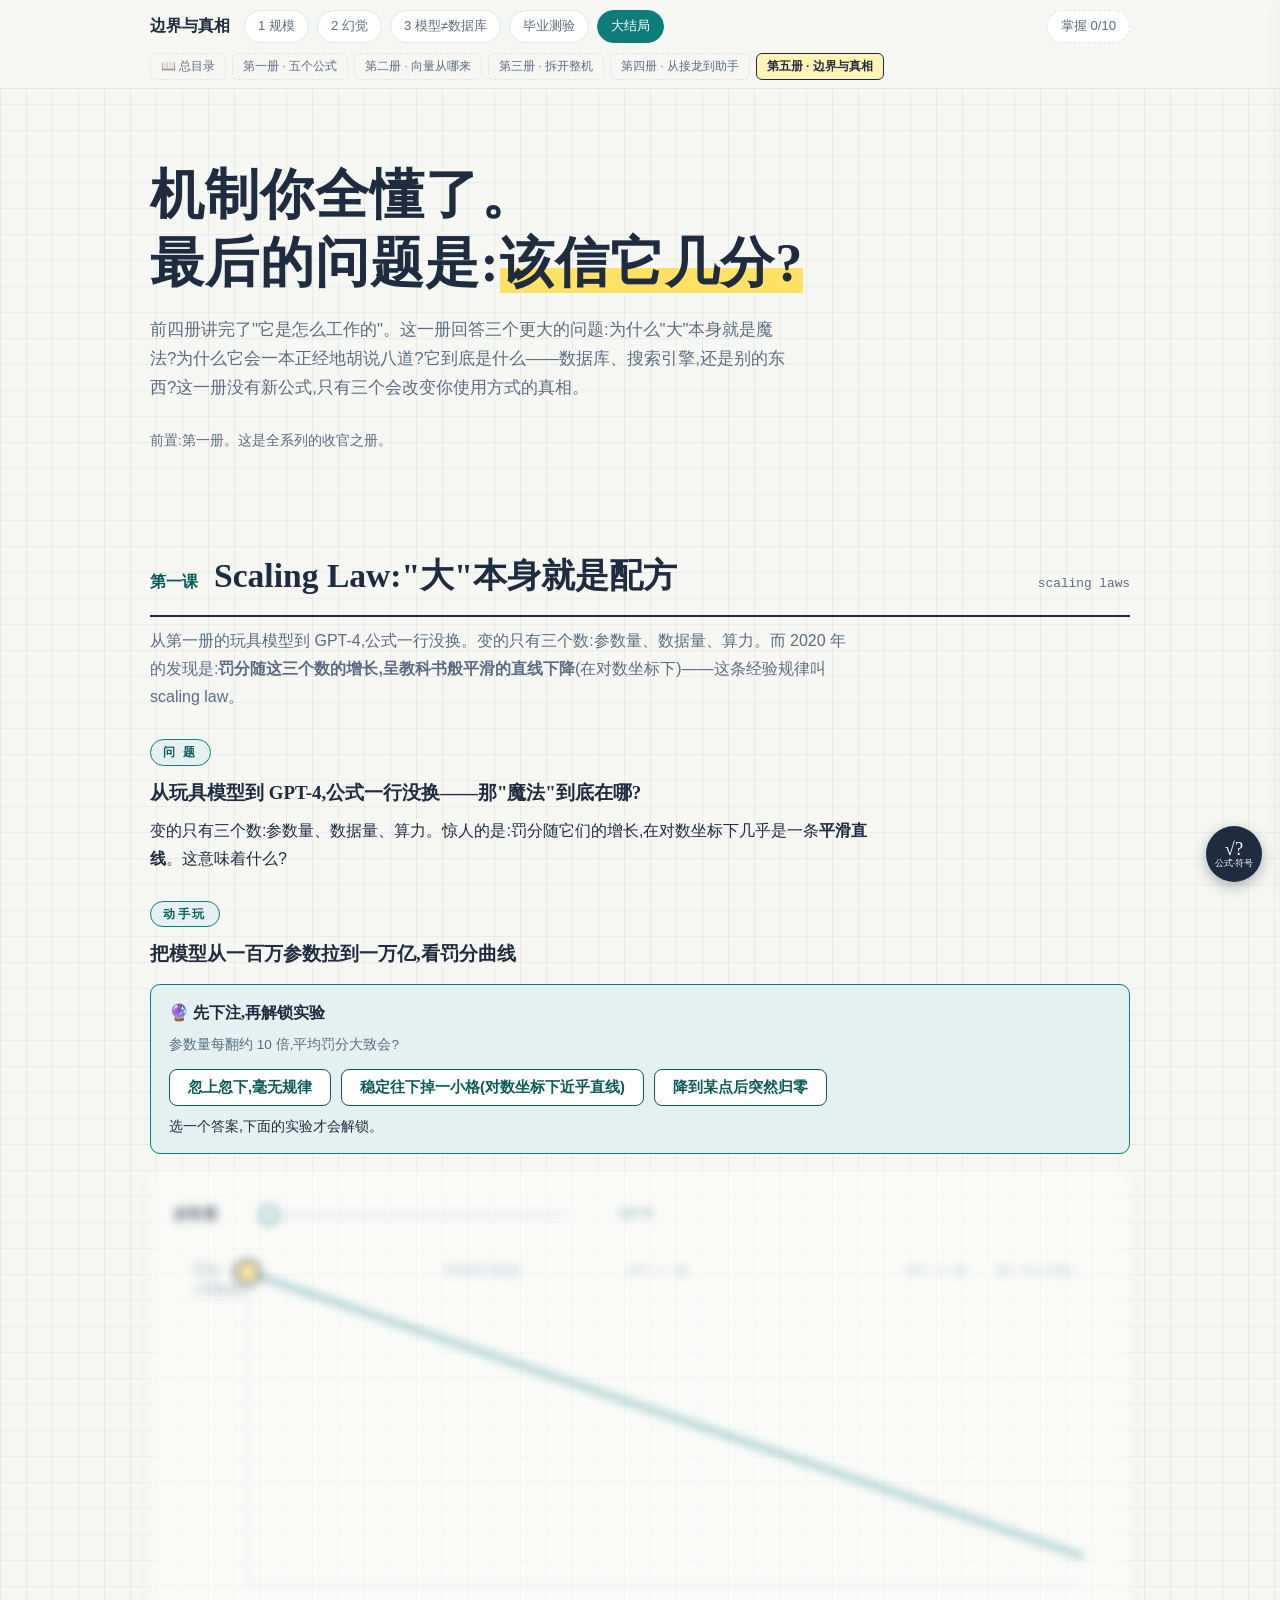
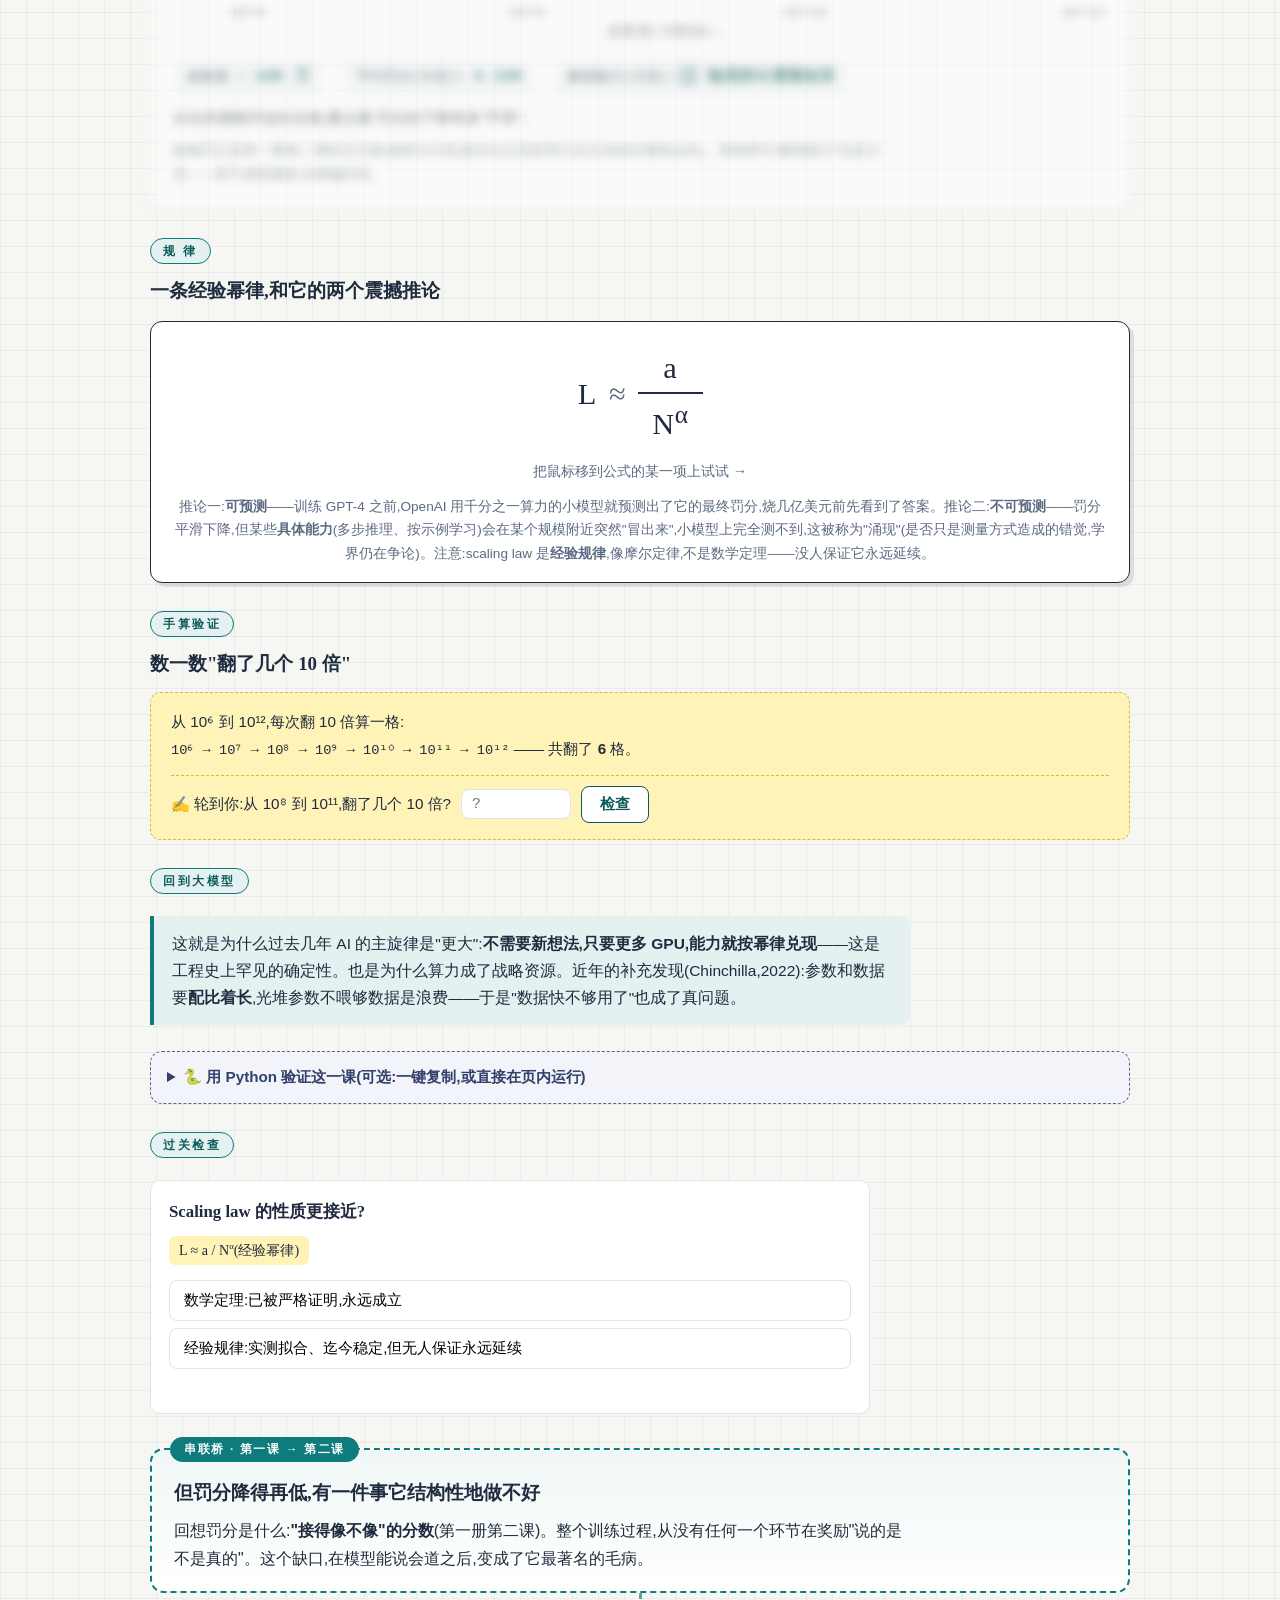
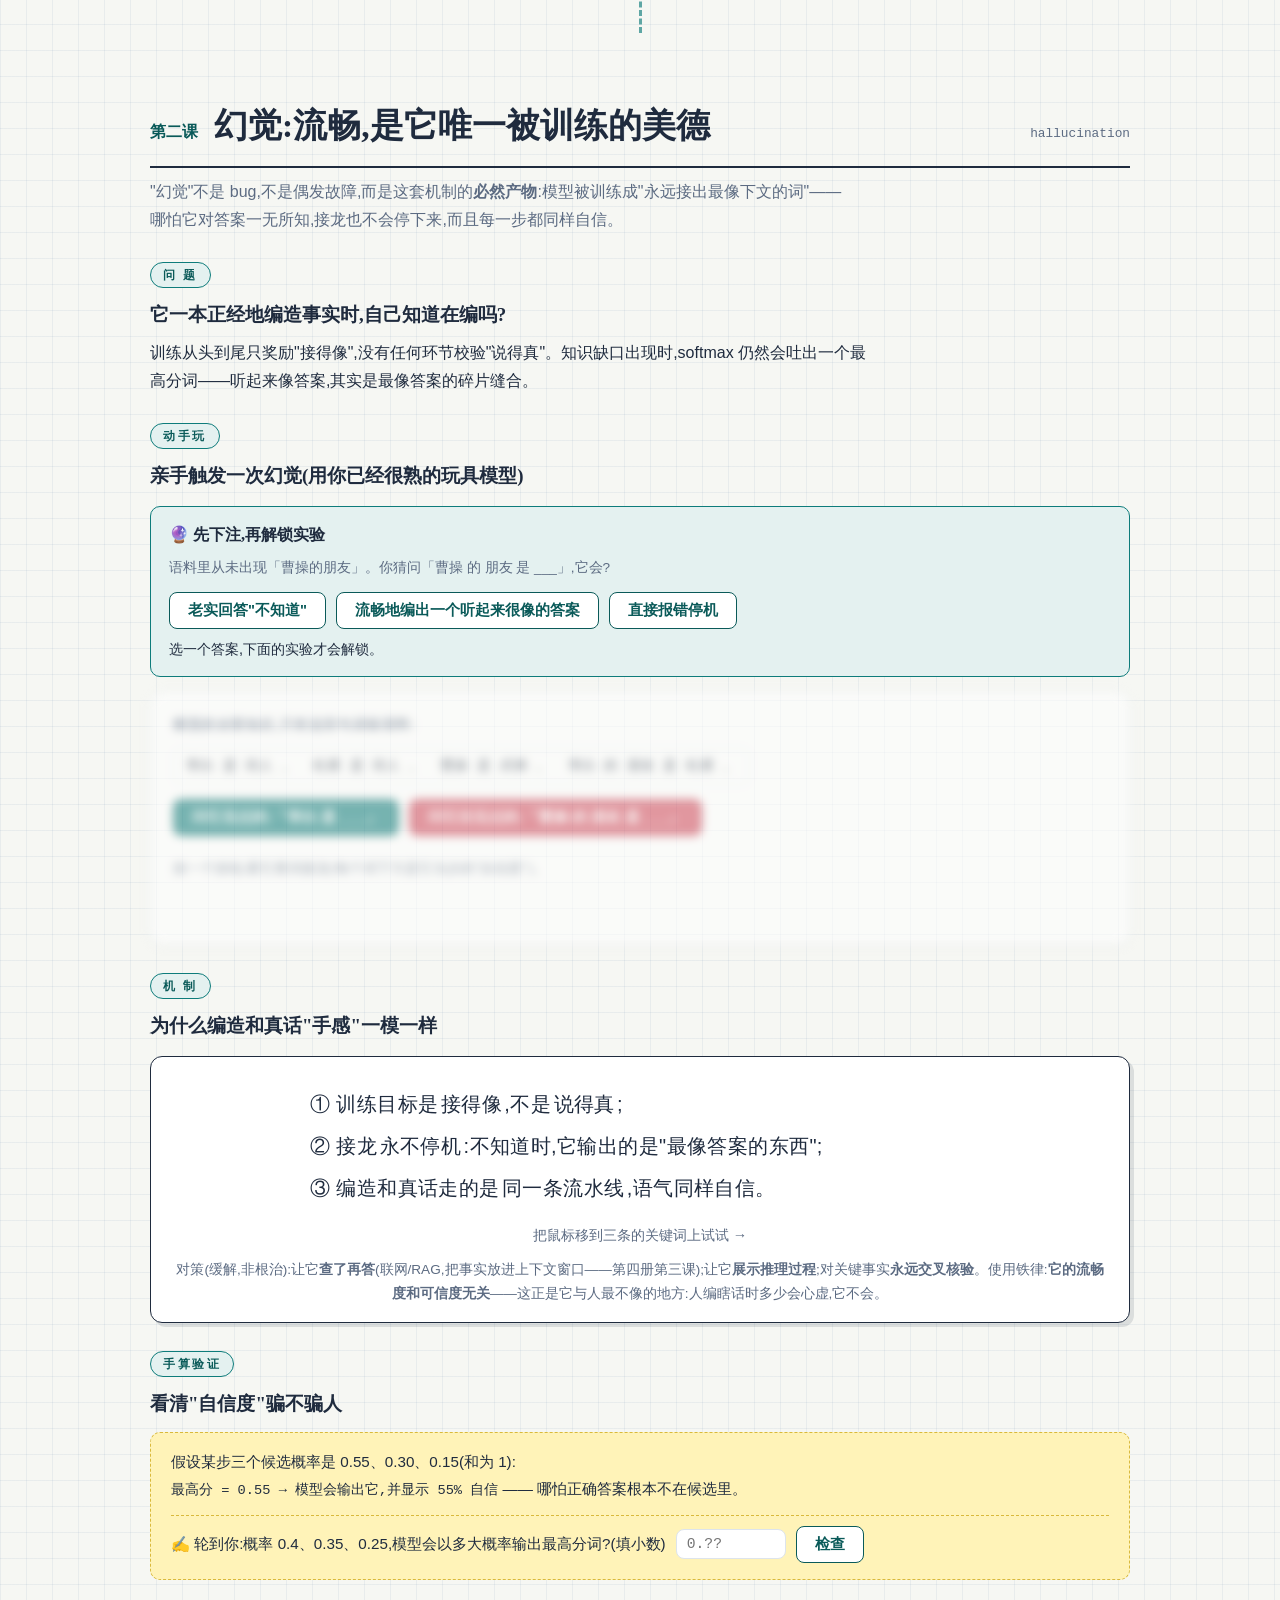
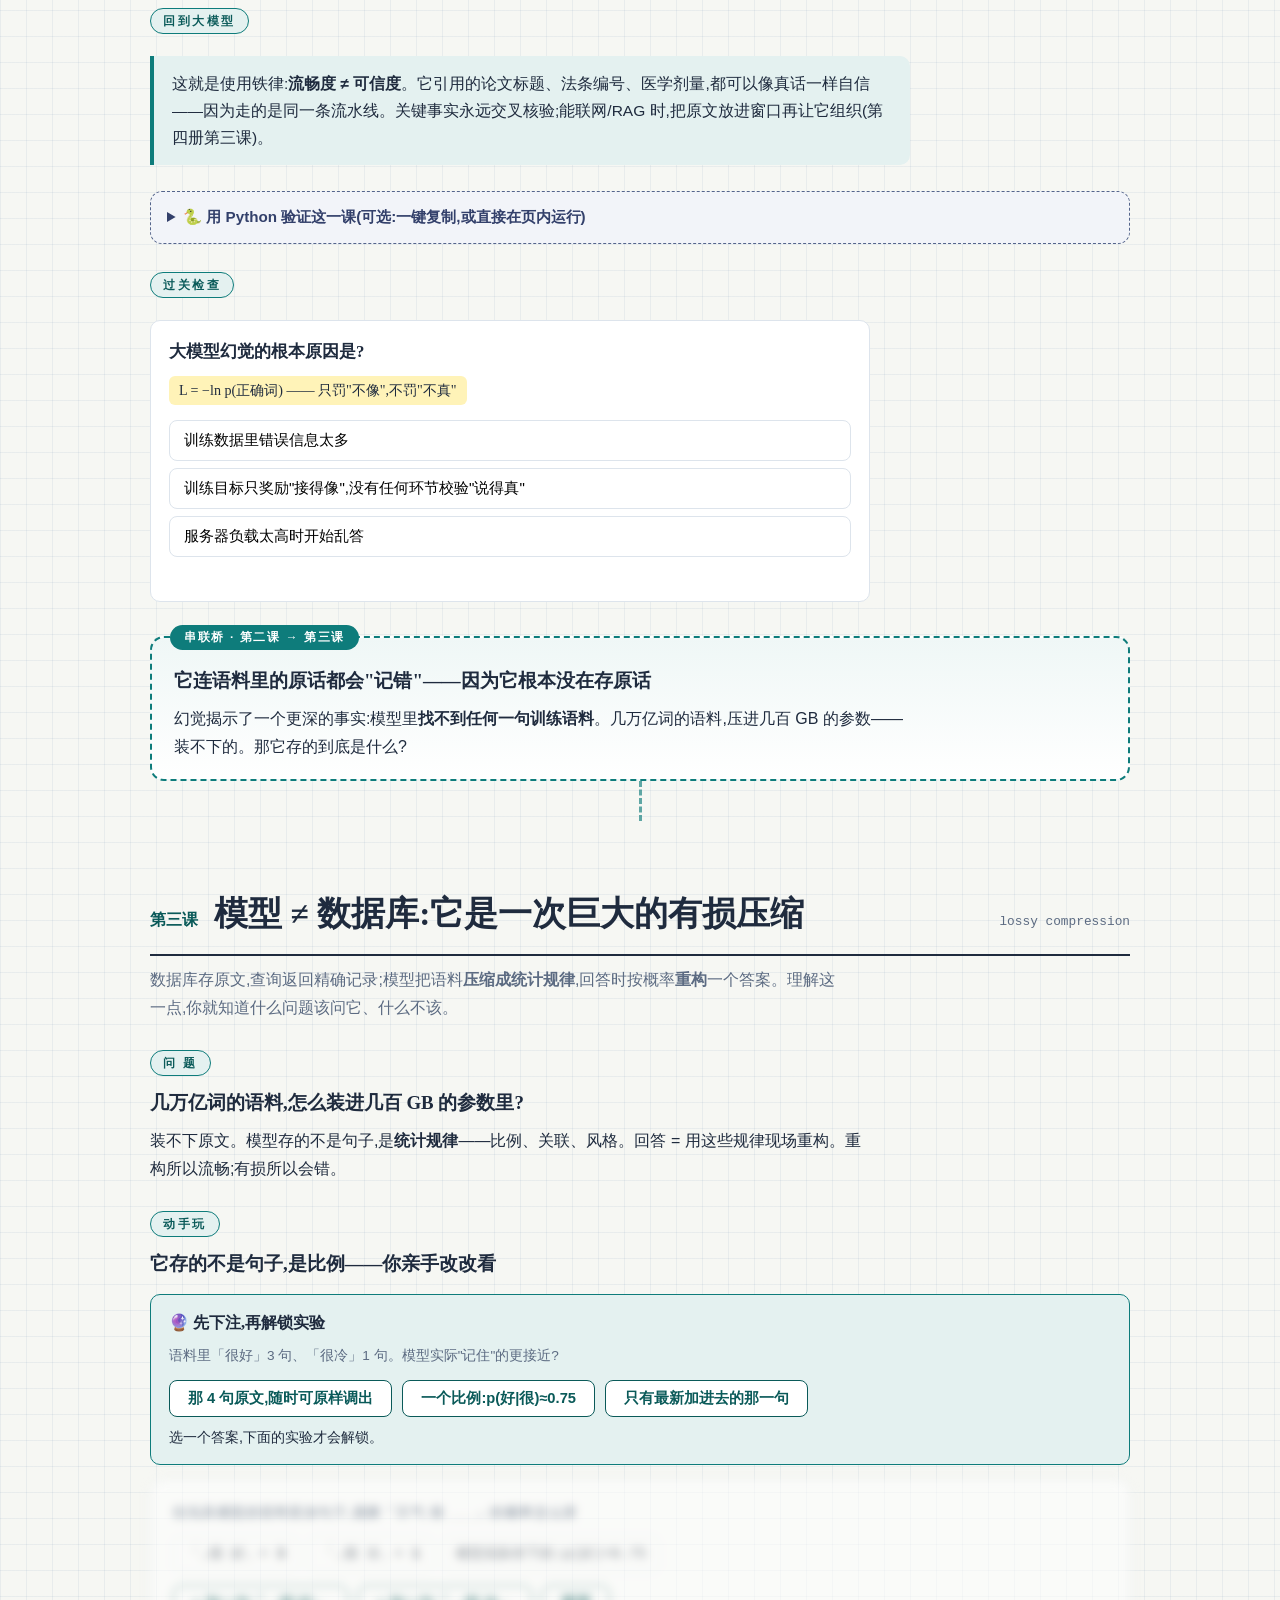
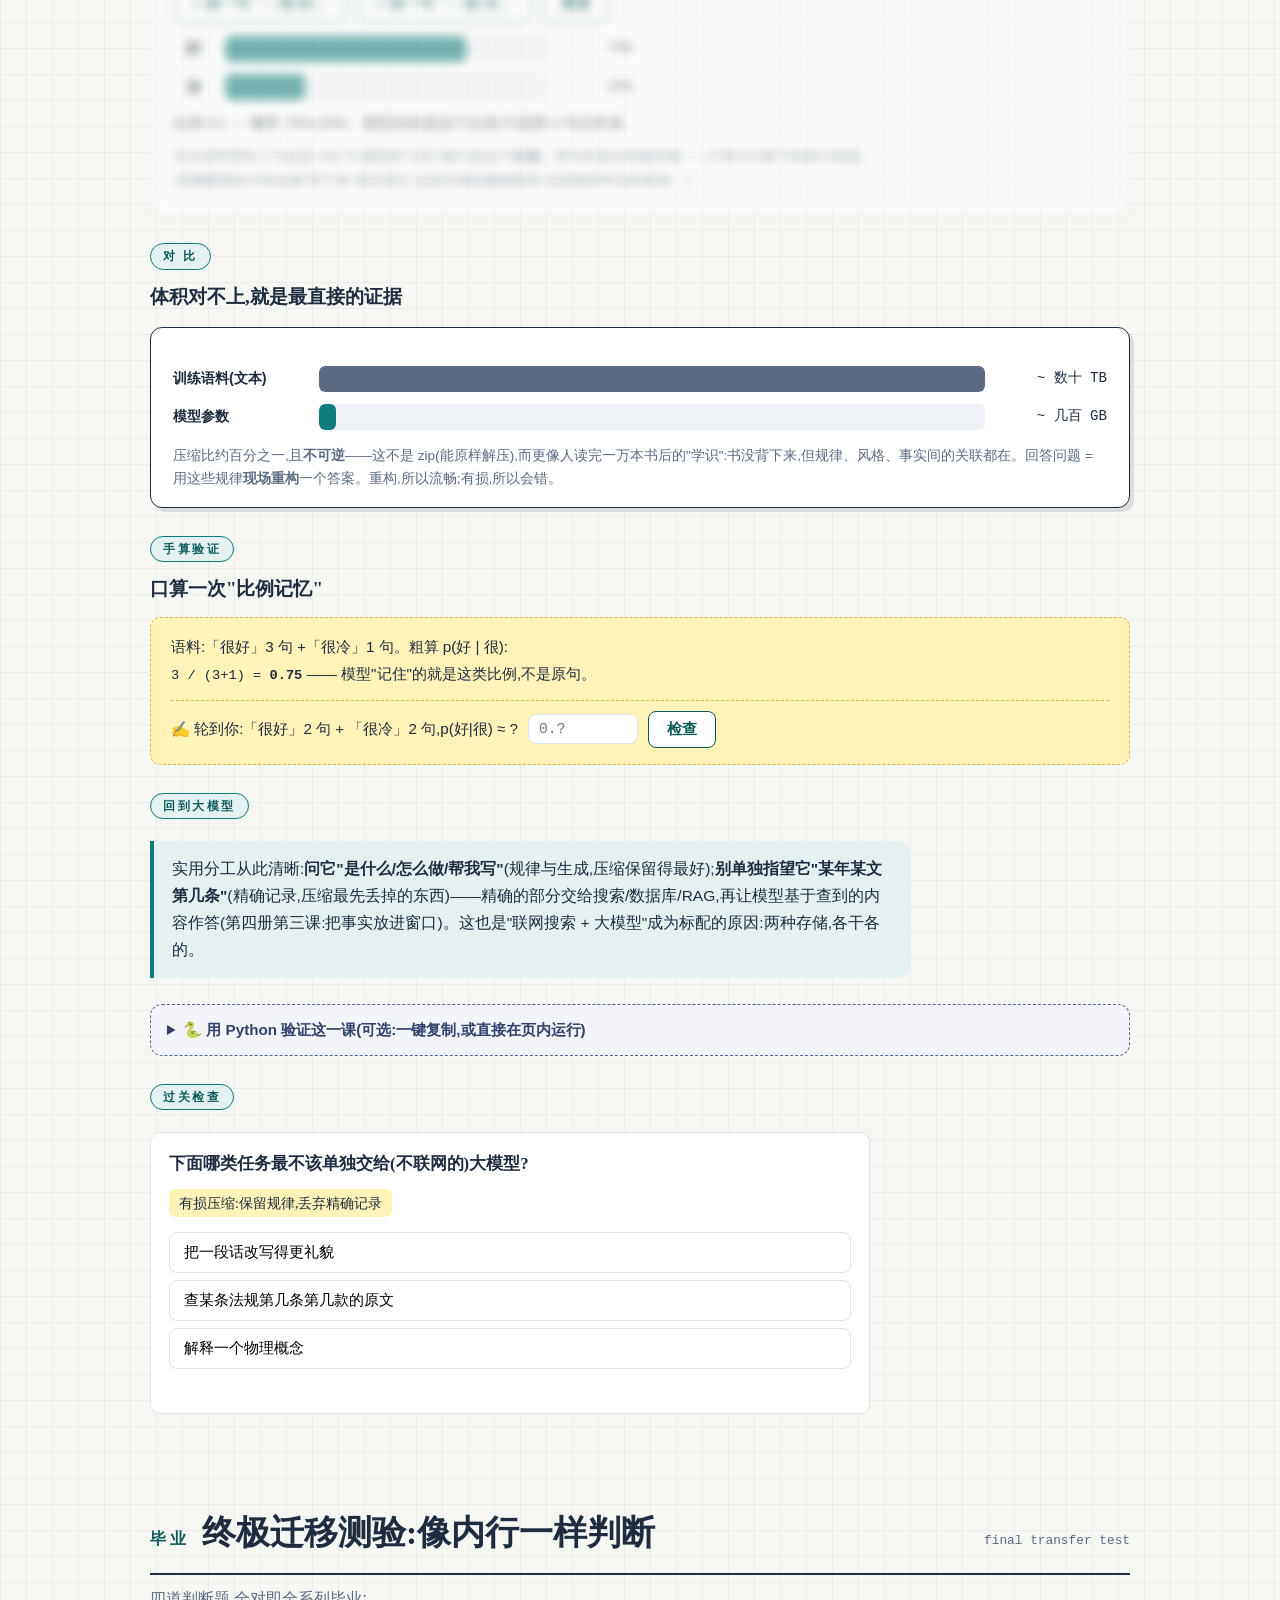
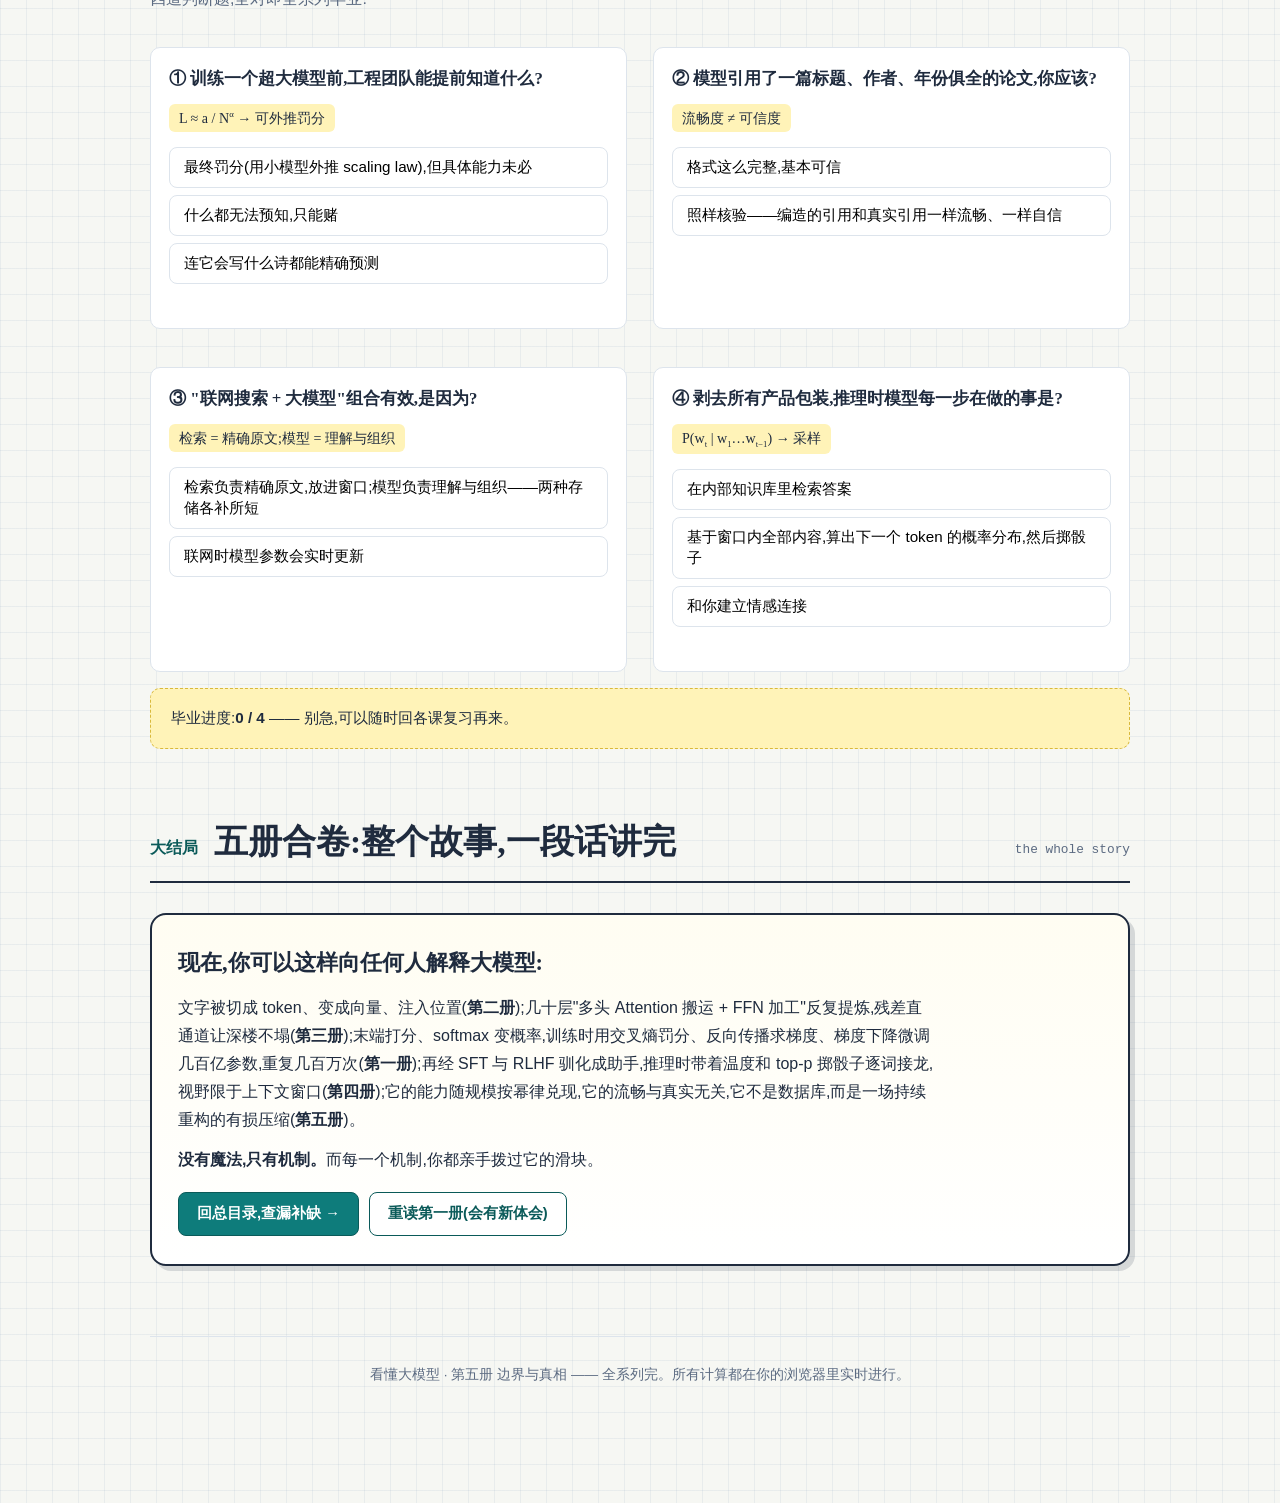
<file: 05-limits.html>
<!DOCTYPE html>
<html lang="zh-CN">
<head>
<meta charset="UTF-8">
<meta name="viewport" content="width=device-width, initial-scale=1.0">
<title>第五册 · 边界与真相:规模、幻觉与压缩 | 看懂大模型</title>
<link rel="stylesheet" href="assets/style.css">
<style>
.hal-step{display:flex;gap:8px;flex-wrap:wrap;align-items:center;margin-top:12px;font-family:var(--serif);font-weight:900;font-size:1.15rem;min-height:2.2em}
.hal-tok{background:var(--card);border:1.5px solid var(--ink);border-radius:8px;padding:2px 12px;box-shadow:2px 2px 0 rgba(31,43,62,.12)}
.hal-tok.gen{background:var(--marker-soft);animation:pop .3s}
.hal-tok.wrong{background:var(--red-bg);border-color:var(--red)}
@keyframes pop{from{transform:scale(.6);opacity:0}}
.hal-conf{font-family:var(--mono);font-size:.78rem;color:var(--teal-d);display:block;text-align:center;font-weight:400}
.cmp2{display:flex;flex-direction:column;gap:12px;margin-top:12px}
.cmp2 .c2row{display:grid;grid-template-columns:8.5em 1fr 7em;gap:10px;align-items:center}
.cmp2 .c2l{font-size:.9rem;font-weight:600}
.cmp2 .c2v{font-family:var(--mono);font-size:.88rem;text-align:right}
.mem-count{display:flex;gap:10px;flex-wrap:wrap;margin:10px 0}
.mem-chip{background:#fff;border:1.5px solid var(--line);border-radius:8px;padding:5px 12px;font-size:.9rem;font-family:var(--mono)}
.finale{border:2.5px solid var(--ink);border-radius:16px;background:linear-gradient(180deg,#FFFDF2,#fff);padding:28px 26px;margin-top:30px;box-shadow:5px 5px 0 rgba(31,43,62,.15)}
.finale h3{font-family:var(--serif);font-weight:900;font-size:1.4rem;margin-bottom:12px}
.finale p{max-width:760px}
</style>
</head>
<body data-prog-total="10">
<nav>
  <div class="nav-in">
    <span class="nav-brand">边界与真相</span>
    <a class="nav-chip" href="#c1" data-nav="c1">1 规模</a>
    <a class="nav-chip" href="#c2" data-nav="c2">2 幻觉</a>
    <a class="nav-chip" href="#c3" data-nav="c3">3 模型≠数据库</a>
    <a class="nav-chip" href="#c7" data-nav="c7">毕业测验</a>
    <a class="nav-chip" href="#c9" data-nav="c9">大结局</a>
    <span class="nav-chip" id="navProg">掌握 0/10</span>
  </div>
  <div class="series-in">
    <a class="sbook" href="index.html">📖 总目录</a>
    <a class="sbook" href="01-formulas.html">第一册 · 五个公式</a>
    <a class="sbook" href="02-tokens.html">第二册 · 向量从哪来</a>
    <a class="sbook" href="03-transformer.html">第三册 · 拆开整机</a>
    <a class="sbook" href="04-assistant.html">第四册 · 从接龙到助手</a>
    <a class="sbook cur" href="05-limits.html">第五册 · 边界与真相</a>
  </div>
</nav>

<main>
<header class="hero" id="top">
  <h1>机制你全懂了。<br>最后的问题是:<span class="hl">该信它几分?</span></h1>
  <p class="lead">前四册讲完了"它是怎么工作的"。这一册回答三个更大的问题:为什么"大"本身就是魔法?为什么它会一本正经地胡说八道?它到底是什么——数据库、搜索引擎,还是别的东西?这一册没有新公式,只有三个会改变你使用方式的真相。</p>
  <p class="note">前置:第一册。这是全系列的收官之册。</p>
</header>

<!-- ======================== 第一课 规模 ======================== -->
<section class="chapter" id="c1">
  <div class="ch-head"><span class="ch-no">第一课</span><h2>Scaling Law:"大"本身就是配方</h2><span class="en">scaling laws</span></div>
  <p class="ch-lede">从第一册的玩具模型到 GPT-4,公式一行没换。变的只有三个数:参数量、数据量、算力。而 2020 年的发现是:<b>罚分随这三个数的增长,呈教科书般平滑的直线下降</b>(在对数坐标下)——这条经验规律叫 scaling law。</p>

  <div class="stage">
    <span class="tag">问 题</span>
    <h3>从玩具模型到 GPT-4,公式一行没换——那"魔法"到底在哪?</h3>
    <p>变的只有三个数:参数量、数据量、算力。惊人的是:罚分随它们的增长,在对数坐标下几乎是一条<b>平滑直线</b>。这意味着什么?</p>
  </div>

  <div class="stage">
    <span class="tag">动手玩</span>
    <h3>把模型从一百万参数拉到一万亿,看罚分曲线</h3>
    <div class="gate">
      <h4>🔮 先下注,再解锁实验</h4>
      <p class="small">参数量每翻约 10 倍,平均罚分大致会?</p>
      <div class="btn-row"><button class="btn ghost g-opt" data-g="sc" data-i="0">忽上忽下,毫无规律</button><button class="btn ghost g-opt" data-g="sc" data-i="1">稳定往下掉一小格(对数坐标下近乎直线)</button><button class="btn ghost g-opt" data-g="sc" data-i="2">降到某点后突然归零</button></div>
      <div class="gate-res" id="gres-sc">选一个答案,下面的实验才会解锁。</div>
    </div>
    <div class="widget locked" id="lab-sc">
      <div class="slider-row" style="max-width:480px"><label>参数量</label><input type="range" id="scN" min="6" max="12" step="0.1" value="6"><span class="val" id="scNv">10⁶</span></div>
      <svg id="scSvg" viewBox="0 0 700 300" width="100%"></svg>
      <div class="readout">
        <div class="cell">参数量 ≈ <b id="scP">100 万</b></div>
        <div class="cell">平均罚分(示意)≈ <b id="scL">—</b></div>
        <div class="cell" id="scAbility" style="max-width:100%">—</div>
      </div>
      <div class="gd-msg" id="scMsg"></div>
      <p class="small" style="margin-top:8px">纵轴罚分是第一册第二课的交叉熵;曲线为示意(真实论文里是用几百次训练实测拟合的)。里程碑与"解锁能力"也是示意——用于感受量级,非精确对应。</p>
    </div>
  </div>

  <div class="stage">
    <span class="tag">规 律</span>
    <h3>一条经验幂律,和它的两个震撼推论</h3>
    <div class="fbox" id="scF">
      <div class="formula">
        <span class="term" data-g="sc-L" data-tip="<b>L</b>:平均罚分(交叉熵,第一册第二课)。它每降一点,模型的语言能力就上一个台阶">L</span><span class="op">≈</span><span class="frac"><span class="top"><span class="term" data-g="sc-a" data-tip="<b>常数 a</b>:由数据和架构决定的系数">a</span></span><span class="bot"><span class="term" data-g="sc-N" data-tip="<b>N<sup>α</sup></b>:参数量的 α 次方,α 是个很小的正数(论文实测约 0.076)。幂律=在对数坐标下是直线:参数每翻 10 倍,罚分稳定往下走一小格">N<sup>α</sup></span></span></span>
      </div>
      <div class="tip" id="scTip">把鼠标移到公式的某一项上试试 →</div>
      <div class="fnote">推论一:<b>可预测</b>——训练 GPT-4 之前,OpenAI 用千分之一算力的小模型就预测出了它的最终罚分,烧几亿美元前先看到了答案。推论二:<b>不可预测</b>——罚分平滑下降,但某些<b>具体能力</b>(多步推理、按示例学习)会在某个规模附近突然"冒出来",小模型上完全测不到,这被称为"涌现"(是否只是测量方式造成的错觉,学界仍在争论)。注意:scaling law 是<b>经验规律</b>,像摩尔定律,不是数学定理——没人保证它永远延续。</div>
    </div>
  </div>

  <div class="stage">
    <span class="tag">手算验证</span>
    <h3>数一数"翻了几个 10 倍"</h3>
    <div class="verify">
      从 10⁶ 到 10¹²,每次翻 10 倍算一格:<br>
      <span class="mono">10⁶ → 10⁷ → 10⁸ → 10⁹ → 10¹⁰ → 10¹¹ → 10¹²</span> —— 共翻了 <b>6</b> 格。
      <div class="try" data-exp="3" data-tol="0.01" data-key="t0"><span>✍️ 轮到你:从 10⁸ 到 10¹¹,翻了几个 10 倍?</span><input type="number" step="1" class="t-in" placeholder="?"><button class="btn ghost t-btn">检查</button><span class="t-fb"></span></div>
    </div>
  </div>

  <div class="stage">
    <span class="tag">回到大模型</span>
    <div class="backline">这就是为什么过去几年 AI 的主旋律是"更大":<b>不需要新想法,只要更多 GPU,能力就按幂律兑现</b>——这是工程史上罕见的确定性。也是为什么算力成了战略资源。近年的补充发现(Chinchilla,2022):参数和数据要<b>配比着长</b>,光堆参数不喂够数据是浪费——于是"数据快不够用了"也成了真问题。</div>
  </div>

  <details class="pydet">
    <summary>🐍 用 Python 验证这一课(可选:一键复制,或直接在页内运行)</summary><div class="pynote">点「▶ 运行」在浏览器里真跑(首次需联网下载引擎,约 10~20 秒);也可复制到本地。只用标准库。</div>
    <div class="pyblock">
      <div class="pyhead"><span class="pl">lesson1_scaling.py</span><button class="pybtn py-copy">复制</button><button class="pybtn run py-run">▶ 运行</button></div>
      <pre class="pycode">alpha, a = 0.076, 12.0                         # 示意参数(量级参考真实论文)

print(f"{'参数量':>10}   {'罚分 L':>7}   {'每翻10倍降幅'}")
prev = None
for e in range(6, 13):                         # 10^6 → 10^12
    N = 10 ** e
    L = a / N ** alpha
    drop = f"{prev - L:.3f}" if prev else "  —"
    print(f"10^{e:<2}       {L:7.3f}     {drop}")
    prev = L
# 每翻 10 倍,罚分稳定下降差不多的一小格——对数坐标下的直线。
# "稳定"是它可怕的地方:想再降一格?再买 10 倍 GPU 就行。</pre>
      <pre class="pyout" hidden></pre>
    </div>
  </details>

  <div class="stage"><span class="tag">过关检查</span>
    <div class="quiz" data-key="q1" data-fbok="正确——它是大量实验拟合出的经验规律(像摩尔定律),迄今惊人地稳定,但没有数学证明兜底。" data-fbbad="回看规律盒最后一句:它更像摩尔定律,还是像勾股定理?">
      <h3>Scaling law 的性质更接近?</h3><div><span class="q-fml">L ≈ a / N<sup>α</sup>(经验幂律)</span></div><button class="q-opt" data-ok="0">数学定理:已被严格证明,永远成立</button><button class="q-opt" data-ok="1">经验规律:实测拟合、迄今稳定,但无人保证永远延续</button><div class="q-fb"></div>
    </div>
  </div>
</section>

<div class="bridge">
  <span class="btag">串联桥 · 第一课 → 第二课</span>
  <h3>但罚分降得再低,有一件事它结构性地做不好</h3>
  <p>回想罚分是什么:<b>"接得像不像"的分数</b>(第一册第二课)。整个训练过程,从没有任何一个环节在奖励"说的是不是真的"。这个缺口,在模型能说会道之后,变成了它最著名的毛病。</p>
</div>
<div class="bridge-link"></div>

<!-- ======================== 第二课 幻觉 ======================== -->
<section class="chapter" id="c2">
  <div class="ch-head"><span class="ch-no">第二课</span><h2>幻觉:流畅,是它唯一被训练的美德</h2><span class="en">hallucination</span></div>
  <p class="ch-lede">"幻觉"不是 bug,不是偶发故障,而是这套机制的<b>必然产物</b>:模型被训练成"永远接出最像下文的词"——哪怕它对答案一无所知,接龙也不会停下来,而且每一步都同样自信。</p>

  <div class="stage">
    <span class="tag">问 题</span>
    <h3>它一本正经地编造事实时,自己知道在编吗?</h3>
    <p>训练从头到尾只奖励"接得像",没有任何环节校验"说得真"。知识缺口出现时,softmax 仍然会吐出一个最高分词——听起来像答案,其实是最像答案的碎片缝合。</p>
  </div>

  <div class="stage">
    <span class="tag">动手玩</span>
    <h3>亲手触发一次幻觉(用你已经很熟的玩具模型)</h3>
    <div class="gate">
      <h4>🔮 先下注,再解锁实验</h4>
      <p class="small">语料里从未出现「曹操的朋友」。你猜问「曹操 的 朋友 是 ___」,它会?</p>
      <div class="btn-row"><button class="btn ghost g-opt" data-g="hal" data-i="0">老实回答"不知道"</button><button class="btn ghost g-opt" data-g="hal" data-i="1">流畅地编出一个听起来很像的答案</button><button class="btn ghost g-opt" data-g="hal" data-i="2">直接报错停机</button></div>
      <div class="gate-res" id="gres-hal">选一个答案,下面的实验才会解锁。</div>
    </div>
    <div class="widget locked" id="lab-hal">
      <div class="w-title">模型的全部知识,只有这四句训练语料:</div>
      <div class="mem-chip" style="display:inline-block">李白 是 诗人 。&nbsp;&nbsp;杜甫 是 诗人 。&nbsp;&nbsp;曹操 是 武将 。&nbsp;&nbsp;李白 的 朋友 是 杜甫 。</div>
      <div class="btn-row" style="margin-top:14px">
        <button class="btn" id="halKnown">问它见过的:「李白 是 ___」</button>
        <button class="btn warn" id="halUnknown">问它没见过的:「曹操 的 朋友 是 ___」</button>
      </div>
      <div class="hal-step" id="halOut"><span class="small" style="font-weight:400">按一个按钮,看它逐词接龙(每个词下方是它当步的"自信度")。</span></div>
      <div class="gd-msg" id="halMsg"></div>
    </div>
  </div>

  <div class="stage">
    <span class="tag">机 制</span>
    <h3>为什么编造和真话"手感"一模一样</h3>
    <div class="fbox">
      <div class="formula" style="font-size:clamp(.98rem,2.4vw,1.25rem);font-family:var(--sans);line-height:2.1;text-align:left;max-width:660px;margin:0 auto">
        ① 训练目标是<span class="term" data-g="hal-like" data-tip="<b>「接得像」</b>:交叉熵只罚'没接出语料里的下一个词',不罚'内容失实'——语料里也没有'真/假'标签可学">接得像</span>,不是<span class="term" data-g="hal-true" data-tip="<b>「说得真」</b>:没有任何一个训练环节校验事实。RLHF 有帮助但治标:人类标注员也常分不出'自信的错'">说得真</span>;<br>
        ② 接龙<span class="term" data-g="hal-stop" data-tip="<b>不会说'不知道'</b>:softmax 永远给出一个概率最高的词。'知识缺口'在分布上常表现为——把几个都合理的候选混成一个流畅但错误的组合">永不停机</span>:不知道时,它输出的是"最像答案的东西";<br>
        ③ 编造和真话走的是<span class="term" data-g="hal-same" data-tip="<b>同一条流水线</b>:都是 Attention→打分→softmax→采样。模型自己没有'我在编'的信号,语气自然也一样自信">同一条流水线</span>,语气同样自信。
      </div>
      <div class="tip">把鼠标移到三条的关键词上试试 →</div>
      <div class="fnote">对策(缓解,非根治):让它<b>查了再答</b>(联网/RAG,把事实放进上下文窗口——第四册第三课);让它<b>展示推理过程</b>;对关键事实<b>永远交叉核验</b>。使用铁律:<b>它的流畅度和可信度无关</b>——这正是它与人最不像的地方:人编瞎话时多少会心虚,它不会。</div>
    </div>
  </div>

  <div class="stage">
    <span class="tag">手算验证</span>
    <h3>看清"自信度"骗不骗人</h3>
    <div class="verify">
      假设某步三个候选概率是 0.55、0.30、0.15(和为 1):<br>
      <span class="mono">最高分 = 0.55 → 模型会输出它,并显示 55% 自信</span> —— 哪怕正确答案根本不在候选里。
      <div class="try" data-exp="0.4" data-tol="0.01" data-key="t1"><span>✍️ 轮到你:概率 0.4、0.35、0.25,模型会以多大概率输出最高分词?(填小数)</span><input type="number" step="0.01" class="t-in" placeholder="0.??"><button class="btn ghost t-btn">检查</button><span class="t-fb"></span></div>
    </div>
  </div>

  <div class="stage">
    <span class="tag">回到大模型</span>
    <div class="backline">这就是使用铁律:<b>流畅度 ≠ 可信度</b>。它引用的论文标题、法条编号、医学剂量,都可以像真话一样自信——因为走的是同一条流水线。关键事实永远交叉核验;能联网/RAG 时,把原文放进窗口再让它组织(第四册第三课)。</div>
  </div>

  <details class="pydet">
    <summary>🐍 用 Python 验证这一课(可选:一键复制,或直接在页内运行)</summary>
    <div class="pyblock">
      <div class="pyhead"><span class="pl">lesson2_hallucination.py</span><button class="pybtn py-copy">复制</button><button class="pybtn run py-run">▶ 运行</button></div>
      <pre class="pycode">import math, random
random.seed(0)

# 模型的全部"知识":四句话
corpus = ("李白 是 诗人 。 杜甫 是 诗人 。 曹操 是 武将 。 "
          "李白 的 朋友 是 杜甫 。").split()
vocab = sorted(set(corpus)); n = len(vocab)
idx = {w: i for i, w in enumerate(vocab)}
W = [[random.uniform(-0.1, 0.1) for _ in range(n)] for _ in range(n)]

def softmax(z):
    ex = [math.exp(v) for v in z]; s = sum(ex)
    return [e / s for e in ex]

for _ in range(80):                            # 第一册的训练循环,原封不动
    for prev, nxt in zip(corpus[:-1], corpus[1:]):
        p = softmax(W[idx[prev]])
        for j in range(n):
            W[idx[prev]][j] -= 0.5 * (p[j] - (1 if j == idx[nxt] else 0))

def ask(prompt):
    w, out = prompt[-1], list(prompt)
    for _ in range(5):
        p = softmax(W[idx[w]])
        w = max(vocab, key=lambda t: p[idx[t]])
        out.append(f"{w}({p[idx[w]]:.0%})")     # 括号里是每步的自信度
        if w == "。": break
    return " ".join(out)

print("见过的:  ", ask(["李白", "是"]))
print("没见过的:", ask(["曹操", "的"]))
# 「曹操 的 朋友 是 诗人」——语料里根本没有这句话。
# 它把「的→朋友」「朋友→是」「是→诗人」三段各自很像的碎片,流畅地缝在了一起。</pre>
      <pre class="pyout" hidden></pre>
    </div>
  </details>

  <div class="stage"><span class="tag">过关检查</span>
    <div class="quiz" data-key="q2" data-fbok="正确——训练从头到尾只奖励'像下文',幻觉是这个目标函数的必然副产品。" data-fbbad="回想罚分公式罚的是什么:接得像不像,还是说得真不真?">
      <h3>大模型幻觉的根本原因是?</h3><div><span class="q-fml">L = −ln p(正确词) —— 只罚"不像",不罚"不真"</span></div><button class="q-opt" data-ok="0">训练数据里错误信息太多</button><button class="q-opt" data-ok="1">训练目标只奖励"接得像",没有任何环节校验"说得真"</button><button class="q-opt" data-ok="0">服务器负载太高时开始乱答</button><div class="q-fb"></div>
    </div>
  </div>
</section>

<div class="bridge">
  <span class="btag">串联桥 · 第二课 → 第三课</span>
  <h3>它连语料里的原话都会"记错"——因为它根本没在存原话</h3>
  <p>幻觉揭示了一个更深的事实:模型里<b>找不到任何一句训练语料</b>。几万亿词的语料,压进几百 GB 的参数——装不下的。那它存的到底是什么?</p>
</div>
<div class="bridge-link"></div>

<!-- ======================== 第三课 模型≠数据库 ======================== -->
<section class="chapter" id="c3">
  <div class="ch-head"><span class="ch-no">第三课</span><h2>模型 ≠ 数据库:它是一次巨大的有损压缩</h2><span class="en">lossy compression</span></div>
  <p class="ch-lede">数据库存原文,查询返回精确记录;模型把语料<b>压缩成统计规律</b>,回答时按概率<b>重构</b>一个答案。理解这一点,你就知道什么问题该问它、什么不该。</p>

  <div class="stage">
    <span class="tag">问 题</span>
    <h3>几万亿词的语料,怎么装进几百 GB 的参数里?</h3>
    <p>装不下原文。模型存的不是句子,是<b>统计规律</b>——比例、关联、风格。回答 = 用这些规律现场重构。重构所以流畅;有损所以会错。</p>
  </div>

  <div class="stage">
    <span class="tag">动手玩</span>
    <h3>它存的不是句子,是比例——你亲手改改看</h3>
    <div class="gate">
      <h4>🔮 先下注,再解锁实验</h4>
      <p class="small">语料里「很好」3 句、「很冷」1 句。模型实际"记住"的更接近?</p>
      <div class="btn-row"><button class="btn ghost g-opt" data-g="mem" data-i="0">那 4 句原文,随时可原样调出</button><button class="btn ghost g-opt" data-g="mem" data-i="1">一个比例:p(好|很)≈0.75</button><button class="btn ghost g-opt" data-g="mem" data-i="2">只有最新加进去的那一句</button></div>
      <div class="gate-res" id="gres-mem">选一个答案,下面的实验才会解锁。</div>
    </div>
    <div class="widget locked" id="lab-mem">
      <div class="w-title">往玩具模型的语料里加句子,观察「天气 很 ___」的概率怎么变</div>
      <div class="mem-count" id="memCount"></div>
      <div class="btn-row">
        <button class="btn ghost" id="memAddGood">+ 加一句「…很 好」</button>
        <button class="btn ghost" id="memAddCold">+ 加一句「…很 冷」</button>
        <button class="btn ghost" id="memReset">重置</button>
      </div>
      <div style="max-width:460px;margin-top:12px">
        <div class="bar-row"><span class="w">好</span><div class="bar-track"><div class="bar-fill" id="memB0"></div></div><span class="pv" id="memP0"></span></div>
        <div class="bar-row"><span class="w">冷</span><div class="bar-track"><div class="bar-fill" id="memB1"></div></div><span class="pv" id="memP1"></span></div>
      </div>
      <div class="gd-msg" id="memMsg"></div>
      <p class="small" style="margin-top:8px">无论语料里有 4 句还是 400 句,模型的"记忆"都只是这个<b>比例</b>。原句本身没有被存储——只有它们留下的统计痕迹。(高频重复的片段会被"背下来"逼近原文,这是压缩的极端情形,也是版权争议的来源。)</p>
    </div>
  </div>

  <div class="stage">
    <span class="tag">对 比</span>
    <h3>体积对不上,就是最直接的证据</h3>
    <div class="fbox" style="text-align:left">
      <div class="cmp2">
        <div class="c2row"><span class="c2l">训练语料(文本)</span><div class="bar-track"><div class="bar-fill" style="width:100%;background:#5C6B82"></div></div><span class="c2v">~ 数十 TB</span></div>
        <div class="c2row"><span class="c2l">模型参数</span><div class="bar-track"><div class="bar-fill" style="width:2.5%"></div></div><span class="c2v">~ 几百 GB</span></div>
      </div>
      <div class="fnote" style="margin-top:14px">压缩比约百分之一,且<b>不可逆</b>——这不是 zip(能原样解压),而更像人读完一万本书后的"学识":书没背下来,但规律、风格、事实间的关联都在。回答问题 = 用这些规律<b>现场重构</b>一个答案。重构,所以流畅;有损,所以会错。</div>
    </div>
  </div>

  <div class="stage">
    <span class="tag">手算验证</span>
    <h3>口算一次"比例记忆"</h3>
    <div class="verify">
      语料:「很好」3 句 +「很冷」1 句。粗算 p(好 | 很):<br>
      <span class="mono">3 / (3+1) = <b>0.75</b></span> —— 模型"记住"的就是这类比例,不是原句。
      <div class="try" data-exp="0.5" data-tol="0.01" data-key="t2"><span>✍️ 轮到你:「很好」2 句 + 「很冷」2 句,p(好|很) ≈ ?</span><input type="number" step="0.01" class="t-in" placeholder="0.?"><button class="btn ghost t-btn">检查</button><span class="t-fb"></span></div>
    </div>
  </div>

  <div class="stage">
    <span class="tag">回到大模型</span>
    <div class="backline">实用分工从此清晰:<b>问它"是什么/怎么做/帮我写"</b>(规律与生成,压缩保留得最好);<b>别单独指望它"某年某文第几条"</b>(精确记录,压缩最先丢掉的东西)——精确的部分交给搜索/数据库/RAG,再让模型基于查到的内容作答(第四册第三课:把事实放进窗口)。这也是"联网搜索 + 大模型"成为标配的原因:两种存储,各干各的。</div>
  </div>

  <details class="pydet">
    <summary>🐍 用 Python 验证这一课(可选:一键复制,或直接在页内运行)</summary>
    <div class="pyblock">
      <div class="pyhead"><span class="pl">lesson3_compression.py</span><button class="pybtn py-copy">复制</button><button class="pybtn run py-run">▶ 运行</button></div>
      <pre class="pycode">import math, random
random.seed(0)

def train_and_ask(corpus):
    vocab = sorted(set(corpus)); n = len(vocab)
    idx = {w: i for i, w in enumerate(vocab)}
    W = [[random.uniform(-.1, .1) for _ in range(n)] for _ in range(n)]
    for _ in range(120):
        for a, b in zip(corpus[:-1], corpus[1:]):
            ex = [math.exp(v) for v in W[idx[a]]]; s = sum(ex)
            for j in range(n):
                W[idx[a]][j] -= .5 * (ex[j]/s - (1 if j == idx[b] else 0))
    ex = [math.exp(v) for v in W[idx["很"]]]; s = sum(ex)
    return {w: ex[idx[w]]/s for w in ("好", "冷")}

for good, cold in [(3, 1), (1, 1), (1, 3)]:
    corpus = ("天气 很 好 。 " * good + "天气 很 冷 。 " * cold).split()
    p = train_and_ask(corpus)
    print(f"语料:{good} 句'好' + {cold} 句'冷'  →  p(好)={p['好']:.2f}  p(冷)={p['冷']:.2f}")
# 模型"记住"的只是比例——原句一个都没存。
# 数据库查询返回记录;模型回答重构答案。这是两种完全不同的东西。</pre>
      <pre class="pyout" hidden></pre>
    </div>
  </details>

  <div class="stage"><span class="tag">过关检查</span>
    <div class="quiz" data-key="q3" data-fbok="正确——压缩保留规律、丢弃记录;生成靠重构,检索靠原文。" data-fbbad="想想压缩最先丢掉什么、最能保留什么。">
      <h3>下面哪类任务最不该单独交给(不联网的)大模型?</h3><div><span class="q-fml">有损压缩:保留规律,丢弃精确记录</span></div><button class="q-opt" data-ok="0">把一段话改写得更礼貌</button><button class="q-opt" data-ok="1">查某条法规第几条第几款的原文</button><button class="q-opt" data-ok="0">解释一个物理概念</button><div class="q-fb"></div>
    </div>
  </div>
</section>

<!-- ======================== 毕业测验 ======================== -->
<section class="chapter" id="c7">
  <div class="ch-head"><span class="ch-no">毕 业</span><h2>终极迁移测验:像内行一样判断</h2><span class="en">final transfer test</span></div>
  <p class="ch-lede">四道判断题,全对即全系列毕业:</p>
  <div class="w-grid">
    <div class="quiz" data-key="g1" data-grad="1" data-fbok="正确。" data-fbbad="回看第一课:训练前用小模型的曲线外推——可预测的是罚分,不是具体能力。">
      <h3>① 训练一个超大模型前,工程团队能提前知道什么?</h3><div><span class="q-fml">L ≈ a / N<sup>α</sup> → 可外推罚分</span></div><button class="q-opt" data-ok="1">最终罚分(用小模型外推 scaling law),但具体能力未必</button><button class="q-opt" data-ok="0">什么都无法预知,只能赌</button><button class="q-opt" data-ok="0">连它会写什么诗都能精确预测</button><div class="q-fb"></div></div>
    <div class="quiz" data-key="g2" data-grad="1" data-fbok="正确。" data-fbbad="第二课使用铁律:流畅度与可信度无关。">
      <h3>② 模型引用了一篇标题、作者、年份俱全的论文,你应该?</h3><div><span class="q-fml">流畅度 ≠ 可信度</span></div><button class="q-opt" data-ok="0">格式这么完整,基本可信</button><button class="q-opt" data-ok="1">照样核验——编造的引用和真实引用一样流畅、一样自信</button><div class="q-fb"></div></div>
    <div class="quiz" data-key="g3" data-grad="1" data-fbok="正确。" data-fbbad="把事实放进上下文窗口(第四册第三课),模型基于眼前的原文作答——这正是补'有损压缩'短板。">
      <h3>③ "联网搜索 + 大模型"组合有效,是因为?</h3><div><span class="q-fml">检索 = 精确原文;模型 = 理解与组织</span></div><button class="q-opt" data-ok="1">检索负责精确原文,放进窗口;模型负责理解与组织——两种存储各补所短</button><button class="q-opt" data-ok="0">联网时模型参数会实时更新</button><div class="q-fb"></div></div>
    <div class="quiz" data-key="g4" data-grad="1" data-fbok="正确——机制上它每一步都在算下一个 token 的概率分布;'理解'与否是哲学争论,但机制没有争议。" data-fbbad="回到第一册第四课:它执行的是哪个公式?">
      <h3>④ 剥去所有产品包装,推理时模型每一步在做的事是?</h3><div><span class="q-fml">P(w<sub>t</sub> | w<sub>1</sub>…w<sub>t−1</sub>) → 采样</span></div><button class="q-opt" data-ok="0">在内部知识库里检索答案</button><button class="q-opt" data-ok="1">基于窗口内全部内容,算出下一个 token 的概率分布,然后掷骰子</button><button class="q-opt" data-ok="0">和你建立情感连接</button><div class="q-fb"></div></div>
  </div>
  <div class="verify" id="gradBox" data-done="🎓🎓 全系列毕业!你已经能从机制出发判断它能做什么、不能做什么、该信几分——这就是'看懂'的意思。" style="margin-top:16px">毕业进度:<b id="gradScore">0 / 4</b> —— <span id="gradMsg">别急,可以随时回各课复习再来。</span></div>
</section>

<!-- ======================== 大结局 ======================== -->
<section class="chapter" id="c9">
  <div class="ch-head"><span class="ch-no">大结局</span><h2>五册合卷:整个故事,一段话讲完</h2><span class="en">the whole story</span></div>
  <div class="finale">
    <h3>现在,你可以这样向任何人解释大模型:</h3>
    <p>文字被切成 token、变成向量、注入位置(<b>第二册</b>);几十层"多头 Attention 搬运 + FFN 加工"反复提炼,残差直通道让深楼不塌(<b>第三册</b>);末端打分、softmax 变概率,训练时用交叉熵罚分、反向传播求梯度、梯度下降微调几百亿参数,重复几百万次(<b>第一册</b>);再经 SFT 与 RLHF 驯化成助手,推理时带着温度和 top-p 掷骰子逐词接龙,视野限于上下文窗口(<b>第四册</b>);它的能力随规模按幂律兑现,它的流畅与真实无关,它不是数据库,而是一场持续重构的有损压缩(<b>第五册</b>)。</p>
    <p style="margin-top:12px"><b>没有魔法,只有机制。</b>而每一个机制,你都亲手拨过它的滑块。</p>
    <div class="btn-row" style="margin-top:18px">
      <a class="btn" href="index.html" style="text-decoration:none">回总目录,查漏补缺 →</a>
      <a class="btn ghost" href="01-formulas.html" style="text-decoration:none">重读第一册(会有新体会)</a>
    </div>
  </div>
</section>

<footer>看懂大模型 · 第五册 边界与真相 —— 全系列完。所有计算都在你的浏览器里实时进行。</footer>
</main>
<button class="float-help" id="helpBtn" aria-label="打开公式与符号急救包">√?<small>公式·符号</small></button>
<div class="help-mask" id="helpMask"></div>
<aside class="help-panel" id="helpPanel" aria-label="公式与符号急救包">
  <div class="hp-head"><h3>公式 · 符号急救包</h3><button class="hp-close" id="helpClose" aria-label="关闭">×</button></div>
  <p class="small">忘了哪条规律、哪个符号,在这里查完接着学。点条目可跳回对应课复习。</p>
  <div class="sym-group"><h4>本册速查</h4>
    <button class="fml-row" data-go="c1"><span class="fl"><span class="fn2">① Scaling Law</span><span class="fd">越大越好的幂律</span><span class="fgo">第一课 ↗</span></span><span class="ff">L ≈ a / N<sup>α</sup></span></button>
    <button class="fml-row" data-go="c2"><span class="fl"><span class="fn2">② 幻觉</span><span class="fd">流畅 ≠ 可信</span><span class="fgo">第二课 ↗</span></span><span class="ff">训练只奖"像",不奖"真"</span></button>
    <button class="fml-row" data-go="c3"><span class="fl"><span class="fn2">③ 有损压缩</span><span class="fd">模型 ≠ 数据库</span><span class="fgo">第三课 ↗</span></span><span class="ff">存比例与规律,现场重构答案</span></button>
  </div>
  <div class="sym-group"><h4>第一课 · 规模</h4>
    <div class="sym-row"><span class="sy">N<sup>α</sup></span><span><span class="sn">参数量的幂</span><br><span class="sm2">α 是很小的正数(论文约 0.076)。对数坐标下,N 每翻 10 倍,罚分稳定降一小格。</span></span></div>
    <div class="sym-row"><span class="sy">涌现</span><span><span class="sn">emergent ability</span><br><span class="sm2">某些能力在规模阈值附近突然出现。是否只是测量假象,学界仍在争论。</span></span></div>
  </div>
  <div class="sym-group"><h4>第二课 · 幻觉</h4>
    <div class="sym-row"><span class="sy">幻觉</span><span><span class="sn">hallucination</span><br><span class="sm2">流畅、自信、但事实错误的输出。不是偶发故障,是"只训接得像"的必然产物。</span></span></div>
    <div class="sym-row"><span class="sy">RAG</span><span><span class="sn">检索增强生成</span><br><span class="sm2">先查到原文放进上下文窗口,再让模型基于眼前的事实作答——缓解幻觉的主流办法。</span></span></div>
  </div>
  <div class="sym-group"><h4>第三课 · 压缩</h4>
    <div class="sym-row"><span class="sy">有损</span><span><span class="sn">lossy compression</span><br><span class="sm2">压缩后无法还原原文。模型保留规律、丢掉精确记录——所以擅长解释,不擅长背法条。</span></span></div>
    <div class="sym-row"><span class="sy">重构</span><span><span class="sn">按概率现场生成</span><br><span class="sm2">回答不是从库里取出记录,而是用学到的统计规律逐步掷骰子拼出来。</span></span></div>
  </div>
  <p class="small" style="margin-top:16px">前四册的公式与符号,在各自右下角的同款浮窗里。</p>
</aside>
<script src="assets/common.js"></script>
<script>
/* ==================== 第一课 Scaling ==================== */
const SC={W:700,H:300,pl:56,pr:18,pt:16,pb:40,emin:6,emax:12,alpha:0.076,a:12};
const scL=e=>SC.a/Math.pow(10,e*SC.alpha);
const scX=e=>SC.pl+(e-SC.emin)/(SC.emax-SC.emin)*(SC.W-SC.pl-SC.pr);
const Lmin=scL(SC.emax)*0.9, Lmax=scL(SC.emin)*1.05;
const scY2=L=>{const t=(Math.log(L)-Math.log(Lmin))/(Math.log(Lmax)-Math.log(Lmin));return SC.pt+(1-t)*(SC.H-SC.pt-SC.pb);};
const SC_MS=[[8,'早期语言模型'],[9.2,'GPT-2 级'],[11.2,'GPT-3 级'],[12,'新一代(示意)']];
function scInit(){
  let d='';
  for(let e=SC.emin;e<=SC.emax+1e-9;e+=0.05) d+=(d?'L':'M')+f2(scX(e),1)+' '+f2(scY2(scL(e)),1)+' ';
  $('#scSvg').innerHTML=`
   <line x1="${SC.pl}" y1="${SC.H-SC.pb}" x2="${SC.W-SC.pr}" y2="${SC.H-SC.pb}" stroke="#B9C4D2"/>
   <line x1="${SC.pl}" y1="${SC.pt}" x2="${SC.pl}" y2="${SC.H-SC.pb}" stroke="#B9C4D2"/>
   ${[6,8,10,12].map(e=>`<text x="${scX(e)}" y="${SC.H-16}" font-size="11" fill="#5C6B82" text-anchor="middle">10^${e}</text>`).join('')}
   <text x="${scX(9)}" y="${SC.H-2}" font-size="11" fill="#5C6B82" text-anchor="middle">参数量(对数轴)→</text>
   <text x="${SC.pl-42}" y="${SC.pt+12}" font-size="11" fill="#5C6B82">罚分 L</text>
   <text x="${SC.pl-42}" y="${SC.pt+26}" font-size="10" fill="#5C6B82">(对数轴)</text>
   ${SC_MS.map(([e,t])=>`<g><line x1="${scX(e)}" y1="${SC.pt}" x2="${scX(e)}" y2="${SC.H-SC.pb}" stroke="#DDE4EC" stroke-dasharray="3 4"/>
     <text x="${scX(e)-4}" y="${SC.pt+12}" font-size="10" fill="#8B98AC" text-anchor="end" transform="rotate(0)">${t}</text></g>`).join('')}
   <path d="${d}" fill="none" stroke="#0E7C7B" stroke-width="3"/>
   <circle id="scDot" r="9" fill="#FFE163" stroke="#1F2B3E" stroke-width="2.5"/>`;
  scRender();
}
const SC_AB=[[6,'🔤 勉强拼出通顺短语'],[8,'📝 语法基本正确,常跑题'],[9.2,'📄 成段连贯文本,能翻译'],[10.5,'💬 按几个示例学新任务(涌现·示意)'],[11.2,'🧩 多步推理、写代码(涌现·示意)'],[12,'🎯 接近当前旗舰模型']];
function scRender(){
  const e=+$('#scN').value, L=scL(e);
  const sup='⁰¹²³⁴⁵⁶⁷⁸⁹';
  const eint=Math.round(e*10)/10;
  $('#scNv').textContent='10^'+eint;
  const names={6:'100 万',7:'1000 万',8:'1 亿',9:'10 亿',10:'100 亿',11:'1000 亿',12:'1 万亿'};
  const near=Math.round(e);
  $('#scP').textContent=(names[near]||'10^'+eint)+(near===e?'':' 左右');
  $('#scL').textContent=f2(L,3);
  $('#scDot').setAttribute('cx',scX(e)); $('#scDot').setAttribute('cy',scY2(L));
  let ab=SC_AB[0][1];
  for(const[th,t]of SC_AB){ if(e>=th) ab=t; }
  $('#scAbility').innerHTML='解锁能力(示意):<b>'+ab+'</b>';
  $('#scMsg').textContent =
    e>=11.5?'注意:曲线仍在平滑下降,从没有"突变"——突变的是具体能力的涌现,不是罚分。':
    e>=9?'参数每翻 10 倍,罚分稳定下降一小格。直线般的可预测性,就是几百亿美元敢往里投的底气。':
    '从玩具规模开始往右拖,重点看:罚分的下降有多"平滑"。';
}
$('#scN').addEventListener('input',scRender);
scInit();

/* ==================== 第二课 幻觉 ==================== */
const HAL={
 known:{pre:['李白','是'],steps:[['诗人',0.92,false],['。',0.95,false]],
  msg:'✓ 语料里有这句原话,接得又准又自信。——到这一步,和"记住了"没区别。'},
 unknown:{pre:['曹操','的'],steps:[['朋友',0.88,false],['是',0.90,false],['诗人',0.67,true],['。',0.94,false]],
  msg:'语料里根本没有「曹操的朋友」!它把「的→朋友」「朋友→是」「是→诗人」三段各自常见的碎片流畅地缝在一起——每一步都很自信,合起来却是编造。这就是幻觉的解剖图。'}};
let halTimer=null;
function halPlay(key){
  if(halTimer){clearInterval(halTimer);halTimer=null;}
  const cfg=HAL[key];
  const out=$('#halOut');
  out.innerHTML=cfg.pre.map(w=>`<span class="hal-tok">${w}</span>`).join('')+'<span class="ar-cursor">▌</span>';
  $('#halMsg').textContent='接龙中…注意每一步的自信度。';
  let i=0;
  halTimer=setInterval(()=>{
    if(i>=cfg.steps.length){
      clearInterval(halTimer);halTimer=null;
      $('#halMsg').textContent=cfg.msg;
      out.querySelector('.ar-cursor')?.remove();
      return;
    }
    const[w,p,wrong]=cfg.steps[i++];
    const cur=out.querySelector('.ar-cursor');
    const el=document.createElement('span');
    el.className='hal-tok gen'+(wrong?' wrong':'');
    el.innerHTML=w+`<span class="hal-conf">${(p*100).toFixed(0)}%</span>`;
    out.insertBefore(el,cur);
  },650);
}
$('#halKnown').addEventListener('click',()=>halPlay('known'));
$('#halUnknown').addEventListener('click',()=>halPlay('unknown'));

/* ==================== 第三课 比例记忆 ==================== */
let memG=3,memC=1;
function memRender(){
  const tot=memG+memC,pg=memG/tot,pc=memC/tot;
  $('#memCount').innerHTML=
    `<span class="mem-chip">「…很 好」× <b>${memG}</b></span><span class="mem-chip">「…很 冷」× <b>${memC}</b></span><span class="mem-chip">模型实际存下的:p(好)=${f2(pg)}</span>`;
  $('#memB0').style.width=(pg*100)+'%'; $('#memP0').textContent=(pg*100).toFixed(0)+'%';
  $('#memB1').style.width=(pc*100)+'%'; $('#memP1').textContent=(pc*100).toFixed(0)+'%';
  $('#memMsg').textContent =
    memG+memC>12?'句子加了这么多,模型的"记忆"仍然只是一个比例——它一句原文都没存。':
    pg===pc?'五五开:两种说法一样常见,模型就一样犹豫。':
    `比例 ${memG}:${memC} → 概率 ${(pg*100).toFixed(0)}%:${(pc*100).toFixed(0)}%。模型存的是这个比例,不是那 ${memG+memC} 句话本身。`;
}
$('#memAddGood').addEventListener('click',()=>{memG++;memRender();});
$('#memAddCold').addEventListener('click',()=>{memC++;memRender();});
$('#memReset').addEventListener('click',()=>{memG=3;memC=1;memRender();});
memRender();

/* ==================== 预测门 ==================== */
const GATES={
 sc:{ans:1,right:'答对了——对数坐标下近乎直线下降。去拖滑块看罚分怎么稳稳往下走。',
     wrong:'实验已解锁——拖参数量滑块:罚分沿一条平滑曲线下降,不是乱跳也不是突然归零。'},
 hal:{ans:1,right:'没错——它不会说不知道,会流畅地缝一个最像答案的东西。去按红色按钮亲眼看。',
      wrong:'实验已解锁——按「问它没见过的」:它会自信地编出「曹操的朋友是诗人」之类。'},
 mem:{ans:1,right:'正确——它存的是比例,不是原文。去加点句子,看柱子怎么变、句子数却不进参数。',
      wrong:'实验已解锁——多加几句「很好」或「很冷」,观察概率柱:变的是比例,不是在存原文。'}};
bindGates(GATES);
</script>
</body>
</html>
</file>
<file: assets/style.css>
:root{
  --paper:#F6F7F3;
  --grid:rgba(90,124,168,.09);
  --ink:#1F2B3E;
  --sub:#5C6B82;
  --teal:#0E7C7B;
  --teal-d:#0A5A59;
  --teal-bg:#E4F1F0;
  --marker:#FFE163;
  --marker-soft:#FFF3B8;
  --red:#D1495B;
  --red-bg:#FBEAED;
  --card:#FFFFFF;
  --line:#DDE4EC;
  --mono:ui-monospace,"SF Mono","Cascadia Mono",Consolas,"Courier New",monospace;
  --serif:"Songti SC","STSong","SimSun","Noto Serif SC",serif;
  --sans:-apple-system,BlinkMacSystemFont,"PingFang SC","Hiragino Sans GB","Microsoft YaHei",sans-serif;
}
*{box-sizing:border-box;margin:0;padding:0}
html{scroll-behavior:smooth}
@media (prefers-reduced-motion:reduce){
  html{scroll-behavior:auto}
  *,*::before,*::after{transition:none!important;animation:none!important}
}
body{
  font-family:var(--sans);color:var(--ink);background:var(--paper);
  background-image:linear-gradient(var(--grid) 1px,transparent 1px),
                   linear-gradient(90deg,var(--grid) 1px,transparent 1px);
  background-size:26px 26px;
  line-height:1.75;font-size:16px;
}
a{color:var(--teal-d)}
button{font-family:inherit}
:focus-visible{outline:3px solid var(--teal);outline-offset:2px;border-radius:4px}

/* ---------- 导航 ---------- */
nav{
  position:sticky;top:0;z-index:50;background:rgba(246,247,243,.92);
  backdrop-filter:blur(6px);border-bottom:1px solid var(--line);
}
.nav-in{max-width:1020px;margin:0 auto;padding:10px 20px;display:flex;gap:8px;align-items:center;overflow-x:auto}
.nav-brand{font-family:var(--serif);font-weight:900;font-size:1.02rem;white-space:nowrap;margin-right:6px}
.nav-chip{
  white-space:nowrap;border:1px solid var(--line);background:var(--card);color:var(--sub);
  border-radius:999px;padding:4px 13px;font-size:.82rem;cursor:pointer;text-decoration:none;
  transition:all .2s;
}
.nav-chip:hover{border-color:var(--teal);color:var(--teal-d)}
.nav-chip.active{background:var(--teal);border-color:var(--teal);color:#fff}

/* ---------- 页面骨架 ---------- */
main{max-width:1020px;margin:0 auto;padding:0 20px 90px}
section.chapter{padding-top:64px;scroll-margin-top:52px}
.hero{padding:72px 0 30px;text-align:left}
.hero h1{font-family:var(--serif);font-weight:900;font-size:clamp(2rem,5.5vw,3.4rem);line-height:1.25;letter-spacing:.02em}
.hero h1 .hl{background:linear-gradient(transparent 58%,var(--marker) 58%)}
.hero p.lead{max-width:640px;color:var(--sub);margin:18px 0 26px;font-size:1.05rem}
.stairs{display:flex;align-items:flex-end;gap:6px;margin:34px 0 10px;flex-wrap:wrap}
.stair{
  background:var(--card);border:1.5px solid var(--ink);border-radius:8px 8px 4px 4px;
  padding:10px 14px 8px;min-width:118px;flex:1;box-shadow:3px 3px 0 rgba(31,43,62,.14);
  cursor:pointer;transition:transform .15s;
}
.stair:hover{transform:translateY(-4px)}
.stair .no{font-family:var(--mono);font-size:.7rem;color:var(--sub);letter-spacing:.1em}
.stair .nm{font-family:var(--serif);font-weight:900;font-size:1.02rem}
.stair .fm{font-family:var(--mono);font-size:.72rem;color:var(--teal-d);margin-top:2px}
.stair:nth-child(1){margin-top:88px}
.stair:nth-child(2){margin-top:66px}
.stair:nth-child(3){margin-top:44px}
.stair:nth-child(4){margin-top:22px}
.stair:nth-child(5){margin-top:0}
.hero .note{font-size:.85rem;color:var(--sub)}

/* ---------- 章节头 ---------- */
.ch-head{display:flex;align-items:baseline;gap:16px;border-bottom:2px solid var(--ink);padding-bottom:10px;margin-bottom:8px}
.ch-no{font-family:var(--serif);font-weight:900;font-size:1rem;color:var(--teal-d);white-space:nowrap}
.ch-head h2{font-family:var(--serif);font-weight:900;font-size:clamp(1.5rem,3.4vw,2.1rem)}
.ch-head .en{font-family:var(--mono);color:var(--sub);font-size:.8rem;margin-left:auto;white-space:nowrap}
.ch-lede{color:var(--sub);margin:10px 0 22px;max-width:700px}

/* ---------- 五段式小节 ---------- */
.stage{margin:26px 0}
.tag{
  display:inline-block;font-size:.72rem;letter-spacing:.22em;color:var(--teal-d);
  border:1px solid var(--teal);border-radius:999px;padding:2px 12px;margin-bottom:10px;
  background:var(--teal-bg);font-weight:600;
}
.stage h3{font-family:var(--serif);font-weight:900;font-size:1.18rem;margin-bottom:8px}
.stage p{max-width:720px}
.stage p+p{margin-top:8px}

/* ---------- 卡片与部件 ---------- */
.widget{
  background:var(--card);border:1px solid var(--line);border-radius:12px;
  padding:22px;margin-top:14px;box-shadow:0 2px 10px rgba(31,43,62,.05);
}
.w-grid{display:grid;grid-template-columns:1fr 1fr;gap:26px}
@media (max-width:760px){.w-grid{grid-template-columns:1fr}}
.w-title{font-size:.8rem;letter-spacing:.12em;color:var(--sub);margin-bottom:12px;font-weight:600}

.ctx-sent{font-family:var(--serif);font-size:1.3rem;font-weight:900;margin-bottom:14px}
.ctx-sent .blank{
  display:inline-block;min-width:2.4em;border-bottom:3px solid var(--teal);
  color:var(--teal-d);text-align:center;font-family:var(--sans);font-size:1.05rem;
}

.slider-row{display:grid;grid-template-columns:4.6em 1fr 4.6em;gap:12px;align-items:center;margin:10px 0}
.slider-row label{font-weight:600;font-size:.95rem}
.slider-row .val{font-family:var(--mono);font-size:.92rem;text-align:right;color:var(--teal-d)}
input[type=range]{
  -webkit-appearance:none;appearance:none;width:100%;height:6px;border-radius:3px;
  background:linear-gradient(90deg,var(--teal) var(--fill,50%),#E2E8EF var(--fill,50%));outline-offset:4px;
}
input[type=range]::-webkit-slider-thumb{
  -webkit-appearance:none;appearance:none;width:20px;height:20px;border-radius:50%;
  background:#fff;border:3px solid var(--teal);cursor:grab;box-shadow:0 1px 4px rgba(0,0,0,.2);
}
input[type=range]::-moz-range-thumb{width:14px;height:14px;border-radius:50%;background:#fff;border:3px solid var(--teal);cursor:grab}
input[type=range].hot{background:linear-gradient(90deg,var(--red) var(--fill,50%),#E2E8EF var(--fill,50%))}
input[type=range].hot::-webkit-slider-thumb{border-color:var(--red)}

.bar-row{display:grid;grid-template-columns:2.6em 1fr 4.8em;gap:10px;align-items:center;margin:9px 0}
.bar-row .w{font-family:var(--serif);font-weight:900;font-size:1.05rem;text-align:center}
.bar-track{height:26px;background:#EEF1F5;border-radius:6px;overflow:hidden;position:relative}
.bar-fill{height:100%;background:var(--teal);border-radius:6px;transition:width .25s;min-width:2px}
.bar-fill.win{background:var(--teal-d)}
.bar-row .pv{font-family:var(--mono);font-size:.9rem;text-align:right}

.btn{
  border:1.5px solid var(--teal-d);background:var(--teal);color:#fff;border-radius:8px;
  padding:8px 18px;font-size:.92rem;font-weight:600;cursor:pointer;transition:all .15s;
}
.btn:hover{background:var(--teal-d)}
.btn.ghost{background:#fff;color:var(--teal-d)}
.btn.ghost:hover{background:var(--teal-bg)}
.btn.warn{background:var(--red);border-color:#A83648}
.btn:disabled{opacity:.45;cursor:not-allowed}
.btn-row{display:flex;gap:10px;flex-wrap:wrap;margin-top:12px}

/* ---------- 公式与荧光笔 ---------- */
.fbox{
  background:var(--card);border:1.5px solid var(--ink);border-radius:12px;
  padding:26px 22px 16px;margin-top:14px;box-shadow:4px 4px 0 rgba(31,43,62,.12);
  text-align:center;
}
.formula{font-size:clamp(1.35rem,3.2vw,1.9rem);font-family:Georgia,"Times New Roman",var(--serif);letter-spacing:.02em;line-height:2}
.formula i{font-style:italic}
.formula .op{padding:0 .28em;color:var(--sub)}
.frac{display:inline-flex;flex-direction:column;vertical-align:middle;text-align:center;line-height:1.35;margin:0 .1em}
.frac .top{border-bottom:2.5px solid currentColor;padding:0 .35em .1em}
.frac .bot{padding:.1em .35em 0}
.term{
  cursor:help;border-radius:4px;padding:0 .12em;
  background:linear-gradient(transparent 52%,var(--marker) 52%) left/0% 100% no-repeat;
  transition:background-size .25s;
}
.term:hover,.term.on{background-size:100% 100%}
.tip{min-height:1.6em;font-size:.9rem;color:var(--sub);margin-top:14px;font-family:var(--sans)}
.tip b{color:var(--ink)}
.lit{box-shadow:0 0 0 3px var(--marker)!important;border-radius:6px;position:relative;z-index:1}
.fnote{font-size:.85rem;color:var(--sub);margin-top:10px;font-family:var(--sans)}
.fnote code{font-family:var(--mono);background:var(--marker-soft);padding:1px 5px;border-radius:4px}

/* ---------- 手算验证 / 回到大模型 ---------- */
.verify{
  background:var(--marker-soft);border:1px dashed #D9B93C;border-radius:10px;
  padding:16px 20px;margin-top:12px;font-size:.95rem;
}
.verify .mono,.mono{font-family:var(--mono);font-size:.9em}
.backline{
  border-left:4px solid var(--teal);background:var(--teal-bg);border-radius:0 10px 10px 0;
  padding:14px 18px;margin-top:12px;font-size:.97rem;max-width:760px;
}
.calc-line{font-family:var(--mono);font-size:.88rem;background:#F4F7FA;border-radius:8px;padding:10px 14px;margin-top:14px;overflow-x:auto;white-space:nowrap}
.calc-line b{color:var(--teal-d)}

/* ---------- 具体部件 ---------- */
svg text{font-family:var(--mono)}
.gd-msg{min-height:1.7em;font-size:.92rem;margin-top:8px}
.gd-msg.bad{color:var(--red);font-weight:700}
.readout{display:flex;gap:18px;flex-wrap:wrap;margin-top:10px}
.readout .cell{background:#F4F7FA;border-radius:8px;padding:6px 14px;font-family:var(--mono);font-size:.88rem}
.readout .cell b{color:var(--teal-d);font-size:1.02rem}

.ar-sent{font-family:var(--serif);font-size:1.5rem;font-weight:900;display:flex;gap:6px;flex-wrap:wrap;align-items:center;min-height:2.4em}
.ar-tok{background:var(--card);border:1.5px solid var(--ink);border-radius:8px;padding:2px 12px;box-shadow:2px 2px 0 rgba(31,43,62,.12)}
.ar-tok.new{background:var(--marker-soft);animation:pop .3s}
@keyframes pop{from{transform:scale(.6);opacity:0}}
.ar-cursor{color:var(--teal);animation:blink 1s infinite}
@keyframes blink{50%{opacity:0}}
.ar-opt{
  display:grid;grid-template-columns:5em 1fr 4.2em;gap:12px;align-items:center;width:100%;
  background:#fff;border:1.5px solid var(--line);border-radius:10px;padding:10px 14px;margin:8px 0;
  cursor:pointer;text-align:left;font-size:1rem;transition:all .15s;
}
.ar-opt:hover{border-color:var(--teal);background:var(--teal-bg)}
.ar-opt .ow{font-family:var(--serif);font-weight:900;font-size:1.1rem}
.ar-opt .ob{height:14px;background:#EEF1F5;border-radius:4px;overflow:hidden}
.ar-opt .ob i{display:block;height:100%;background:var(--teal);border-radius:4px}
.ar-opt .op2{font-family:var(--mono);font-size:.85rem;text-align:right;color:var(--teal-d)}
.ar-chain{display:flex;gap:8px;flex-wrap:wrap;align-items:center;margin-top:8px;font-family:var(--mono);font-size:.86rem}
.ar-chip{background:var(--teal-bg);border:1px solid var(--teal);color:var(--teal-d);border-radius:6px;padding:3px 9px}
.ar-total{font-family:var(--mono);font-size:1rem;margin-top:10px}
.ar-total b{color:var(--teal-d);font-size:1.15rem}

.attn-words{display:flex;gap:8px;flex-wrap:wrap;margin-bottom:16px}
.aw{
  border:1.5px solid var(--line);background:#fff;border-radius:8px;padding:5px 13px;
  font-family:var(--serif);font-weight:900;font-size:1.05rem;cursor:pointer;transition:all .15s;
}
.aw:hover{border-color:var(--teal)}
.aw.sel{background:var(--ink);color:#fff;border-color:var(--ink)}
.attn-cols{display:flex;gap:8px;align-items:flex-end;flex-wrap:wrap}
.acol{flex:1;min-width:52px;text-align:center}
.acol .stick{height:110px;display:flex;align-items:flex-end;justify-content:center}
.acol .stick i{display:block;width:70%;background:var(--teal);border-radius:4px 4px 0 0;transition:height .3s;min-height:2px}
.acol.max .stick i{background:var(--teal-d)}
.acol .al{font-family:var(--serif);font-weight:900;margin-top:6px}
.acol .ap{font-family:var(--mono);font-size:.78rem;color:var(--sub)}
.attn-note{margin-top:12px;font-size:.94rem;background:var(--marker-soft);border-radius:8px;padding:8px 14px;display:inline-block}

.pipe{display:flex;flex-direction:column;gap:0;margin-top:14px}
.pstage{border:1px solid var(--line);border-radius:10px;background:#fff;padding:12px 16px}
.pstage .pt{font-size:.78rem;letter-spacing:.1em;color:var(--sub);font-weight:600;margin-bottom:6px}
.pstage .pn{font-family:var(--mono);font-size:.9rem;overflow-x:auto;white-space:nowrap}
.pstage .pn b{color:var(--teal-d)}
.parrow{text-align:center;color:var(--teal);font-size:1.1rem;line-height:1.5}

.asm{display:flex;flex-wrap:wrap;gap:10px;align-items:stretch;margin-top:18px}
.asm-node{
  flex:1;min-width:148px;background:var(--card);border:1.5px solid var(--ink);border-radius:10px;
  padding:12px 14px;cursor:pointer;box-shadow:3px 3px 0 rgba(31,43,62,.14);transition:transform .15s;
  text-align:left;font-family:inherit;
}
.asm-node:hover{transform:translateY(-3px)}
.asm-node .an{font-family:var(--mono);font-size:.68rem;color:var(--sub);letter-spacing:.08em}
.asm-node .at{font-family:var(--serif);font-weight:900;font-size:1rem;margin:2px 0}
.asm-node .ad{font-size:.8rem;color:var(--sub);line-height:1.5}
.asm-arrow{align-self:center;color:var(--teal);font-weight:900;font-size:1.2rem}
.loop-note{margin-top:14px;font-size:.9rem;color:var(--sub)}


/* ---------- 符号急救包 ---------- */
.sym-group{margin-top:20px}
.sym-group h4{font-family:var(--serif);font-weight:900;font-size:1.02rem;border-left:4px solid var(--teal);padding-left:10px;margin-bottom:6px}
.sym-row{display:grid;grid-template-columns:6.2em 1fr;gap:12px;padding:9px 10px;border-bottom:1px dashed var(--line);align-items:baseline}
.sym-row:last-child{border-bottom:none}
.sym-row .sy{font-family:Georgia,"Times New Roman",serif;font-size:1.25rem;text-align:center;background:var(--marker-soft);border-radius:6px;padding:2px 6px}
.sym-row .sn{font-weight:700;font-size:.92rem}
.sym-row .sm2{font-size:.9rem;color:var(--sub);line-height:1.65}
.float-help{
  position:fixed;right:18px;bottom:18px;z-index:60;width:56px;height:56px;border-radius:50%;
  background:var(--ink);color:#fff;border:none;cursor:pointer;font-family:Georgia,serif;font-size:1.15rem;
  box-shadow:0 4px 14px rgba(31,43,62,.35);transition:transform .15s;line-height:1.1;
}
.float-help:hover{transform:scale(1.08)}
.float-help small{display:block;font-size:.55rem;font-family:var(--sans)}
.help-mask{position:fixed;inset:0;background:rgba(31,43,62,.45);z-index:70;opacity:0;pointer-events:none;transition:opacity .2s}
.help-mask.open{opacity:1;pointer-events:auto}
.help-panel{
  position:fixed;right:0;top:0;bottom:0;width:min(430px,94vw);background:var(--paper);z-index:71;
  transform:translateX(105%);transition:transform .25s;overflow-y:auto;padding:20px 22px 40px;
  border-left:2px solid var(--ink);box-shadow:-8px 0 24px rgba(31,43,62,.2);
}
.help-panel.open{transform:none}
.help-panel .hp-head{display:flex;align-items:center;gap:10px;border-bottom:2px solid var(--ink);padding-bottom:8px;margin-bottom:6px}
.help-panel .hp-head h3{font-family:var(--serif);font-weight:900;font-size:1.15rem;flex:1}
.hp-close{border:1.5px solid var(--ink);background:#fff;border-radius:8px;width:34px;height:34px;font-size:1.1rem;cursor:pointer}
@media (max-width:640px){.stair{margin-top:0!important;min-width:96px}}
footer{border-top:1px solid var(--line);margin-top:70px;padding:26px 20px;text-align:center;color:var(--sub);font-size:.85rem}
.mi{font-family:Georgia,"Times New Roman",serif}
.mi sub,.mi sup,.sy sub,.sy sup,.tip sub,.tip sup{font-size:.66em}
code.mi{font-family:Georgia,"Times New Roman",serif;background:var(--marker-soft);padding:1px 6px;border-radius:4px}
/* ---------- 串联桥 ---------- */
.bridge{
  border:2px dashed var(--teal);border-radius:14px;background:linear-gradient(180deg,#EFF7F6,#fff);
  padding:22px 22px 18px;margin-top:34px;position:relative;
}
.btag{
  position:absolute;top:-13px;left:18px;background:var(--teal);color:#fff;border-radius:999px;
  padding:2px 14px;font-size:.74rem;letter-spacing:.14em;font-weight:700;
}
.bridge h3{font-family:var(--serif);font-weight:900;font-size:1.18rem;margin:4px 0 8px}
.bridge p{max-width:740px}
.bridge-link{width:0;height:40px;border-left:3px dashed var(--teal);margin:0 auto;opacity:.65}
.chain{display:flex;flex-wrap:wrap;gap:8px;align-items:center;margin-top:14px}
.chip2{background:#fff;border:1.5px solid var(--line);border-radius:9px;padding:7px 12px;font-size:.86rem;font-family:var(--mono)}
.chip2 b{color:var(--teal-d);font-size:1.02rem}
.chip2 .cl{display:block;font-family:var(--sans);font-size:.7rem;color:var(--sub);letter-spacing:.08em}
.chev{color:var(--teal);font-weight:900;font-size:1.05rem}
.pos-chip{border:1.5px solid var(--line);background:#fff;border-radius:8px;padding:6px 12px;cursor:pointer;font-size:.95rem;transition:all .15s}
.pos-chip:hover{border-color:var(--teal)}
.pos-chip.sel{background:var(--ink);color:#fff;border-color:var(--ink)}
.asm-node.step-on{outline:4px solid var(--marker);transform:translateY(-3px)}
.asm-detail{background:#fff;border:1.5px solid var(--ink);border-radius:10px;padding:14px 18px;margin-top:14px;min-height:4.2em;box-shadow:3px 3px 0 rgba(31,43,62,.12)}
.asm-detail .adt{font-family:var(--serif);font-weight:900;margin-bottom:4px}
.asm-count{font-family:var(--mono);color:var(--sub);font-size:.85rem}
/* ---------- 预测门 / 检查题 / 手算 / 账本 ---------- */
.locked{filter:blur(5px);pointer-events:none;user-select:none;opacity:.55;transition:filter .35s,opacity .35s}
.gate{border:1.5px solid var(--teal);background:var(--teal-bg);border-radius:10px;padding:14px 18px;margin-top:14px}
.gate h4{font-family:var(--serif);font-weight:900;font-size:1.02rem;margin-bottom:6px}
.gate-res{min-height:1.5em;font-size:.9rem;margin-top:8px}
.gate-res.good{color:var(--teal-d);font-weight:700}
.gate-res.miss{color:var(--red)}
.quiz{background:#fff;border:1.5px solid var(--line);border-radius:10px;padding:16px 18px;margin-top:12px;max-width:720px}
.quiz h3{font-family:var(--serif);font-weight:900;font-size:1.05rem;margin-bottom:10px}
.q-opt{display:block;width:100%;text-align:left;background:#fff;border:1.5px solid var(--line);border-radius:8px;padding:9px 14px;margin:7px 0;font-size:.95rem;cursor:pointer;transition:all .15s}
.q-opt:hover{border-color:var(--teal)}
.q-opt.ok{border-color:var(--teal-d);background:var(--teal-bg);font-weight:700}
.q-opt.bad{border-color:var(--red);background:var(--red-bg)}
.q-fb{min-height:1.5em;font-size:.88rem;color:var(--sub);margin-top:6px}
.try{display:flex;gap:10px;align-items:center;flex-wrap:wrap;margin-top:12px;padding-top:10px;border-top:1px dashed #D9B93C}
.try input{border:1.5px solid var(--line);border-radius:8px;padding:6px 10px;width:110px;font-family:var(--mono);font-size:.92rem}
.try .t-fb{font-size:.88rem;min-width:8em}
.try .t-fb.good{color:var(--teal-d);font-weight:700}
.lg-row{display:grid;grid-template-columns:5.6em 1fr;gap:10px;padding:8px 8px;border-bottom:1px dashed var(--line);font-size:.9rem;align-items:baseline}
.lg-row:last-child{border-bottom:none}
.lg-row b{color:var(--teal-d);font-family:var(--mono)}
.lg-row span{color:var(--sub)}
details.whence{margin-top:14px;background:#fff;border:1px solid var(--line);border-radius:10px;padding:10px 16px;max-width:720px}
details.whence summary{cursor:pointer;font-weight:600;color:var(--teal-d)}
.wt{width:100%;border-collapse:collapse;font-size:.86rem;margin-top:10px;font-family:var(--mono)}
.wt th,.wt td{border:1px solid var(--line);padding:6px 9px;text-align:left}
.wt th{background:#F4F7FA;font-family:var(--sans)}
#navProg{margin-left:auto;border-style:dashed;cursor:default}
/* ---------- Python 代码块 ---------- */
details.pydet{margin-top:22px;border:1.5px dashed #55658C;border-radius:12px;padding:12px 16px;background:#F2F4F9}
details.pydet>summary{cursor:pointer;font-weight:700;color:#33406B;font-size:.95rem}
details.pydet .pynote{font-size:.84rem;color:var(--sub);margin:8px 0 4px}
.pyblock{background:#20293A;border-radius:10px;overflow:hidden;margin-top:10px}
.pyhead{display:flex;gap:8px;align-items:center;background:#2A3550;padding:8px 14px;color:#B9C4DC;font-size:.8rem}
.pyhead .pl{flex:1;font-family:var(--mono)}
.pybtn{border:1px solid #55658C;background:transparent;color:#DDE5F5;border-radius:6px;padding:4px 13px;font-size:.8rem;cursor:pointer;font-weight:600}
.pybtn:hover{background:#39476B}
.pybtn.run{background:var(--teal);border-color:var(--teal)}
.pybtn.run:hover{background:var(--teal-d)}
.pybtn:disabled{opacity:.5;cursor:wait}
.pycode{margin:0;padding:15px 18px;overflow-x:auto;font-family:var(--mono);font-size:.84rem;line-height:1.7;color:#E8ECF4;white-space:pre}
.pyout{margin:0;padding:12px 18px;border-top:1px dashed #44506E;font-family:var(--mono);font-size:.84rem;color:#9FE8C8;white-space:pre-wrap}
.kbd{background:var(--marker-soft);border-radius:4px;padding:0 5px;font-family:var(--mono)}
.small{font-size:.85rem;color:var(--sub)}
/* ---------- 公式速查 ---------- */
.fml-row{display:block;width:100%;text-align:left;background:#fff;border:1.5px solid var(--line);border-radius:10px;padding:10px 14px;margin:8px 0;cursor:pointer;font-family:inherit;transition:all .15s}
.fml-row:hover{border-color:var(--teal);background:var(--teal-bg)}
.fml-row .fl{display:flex;gap:8px;align-items:baseline;margin-bottom:2px}
.fml-row .fn2{font-weight:700;font-size:.88rem;color:var(--teal-d)}
.fml-row .fd{font-size:.78rem;color:var(--sub)}
.fml-row .fgo{font-size:.74rem;color:var(--sub);margin-left:auto;white-space:nowrap}
.fml-row .ff{font-family:Georgia,"Times New Roman",serif;font-size:1.02rem;color:var(--ink)}
.fml-row .ff sub,.fml-row .ff sup{font-size:.62em}
.q-fml{display:inline-block;font-family:Georgia,"Times New Roman",serif;font-size:.88rem;color:var(--ink);background:var(--marker-soft);border-radius:6px;padding:2px 10px;margin-bottom:8px}
.q-fml sub,.q-fml sup{font-size:.62em}
.asm-node .af{font-family:Georgia,"Times New Roman",serif;font-size:.74rem;color:var(--teal-d);margin-top:5px;white-space:nowrap;overflow:hidden;text-overflow:ellipsis}
.asm-node .af sub,.asm-node .af sup{font-size:.62em}

/* ---------- 系列丛书导航 ---------- */
.series-in{max-width:1020px;margin:0 auto;padding:0 20px 8px;display:flex;gap:6px;align-items:center;overflow-x:auto}
.sbook{
  white-space:nowrap;border:1px dashed var(--line);background:transparent;color:var(--sub);
  border-radius:6px;padding:2px 10px;font-size:.74rem;text-decoration:none;transition:all .2s;
}
.sbook:hover{border-color:var(--teal);color:var(--teal-d)}
.sbook.cur{border:1.5px solid var(--ink);background:var(--marker-soft);color:var(--ink);font-weight:700}
.next-book .btn{display:inline-block;text-decoration:none;margin-top:10px}
.next-book .nb-from{font-size:.8rem;color:var(--sub);margin-top:10px}
</file>
